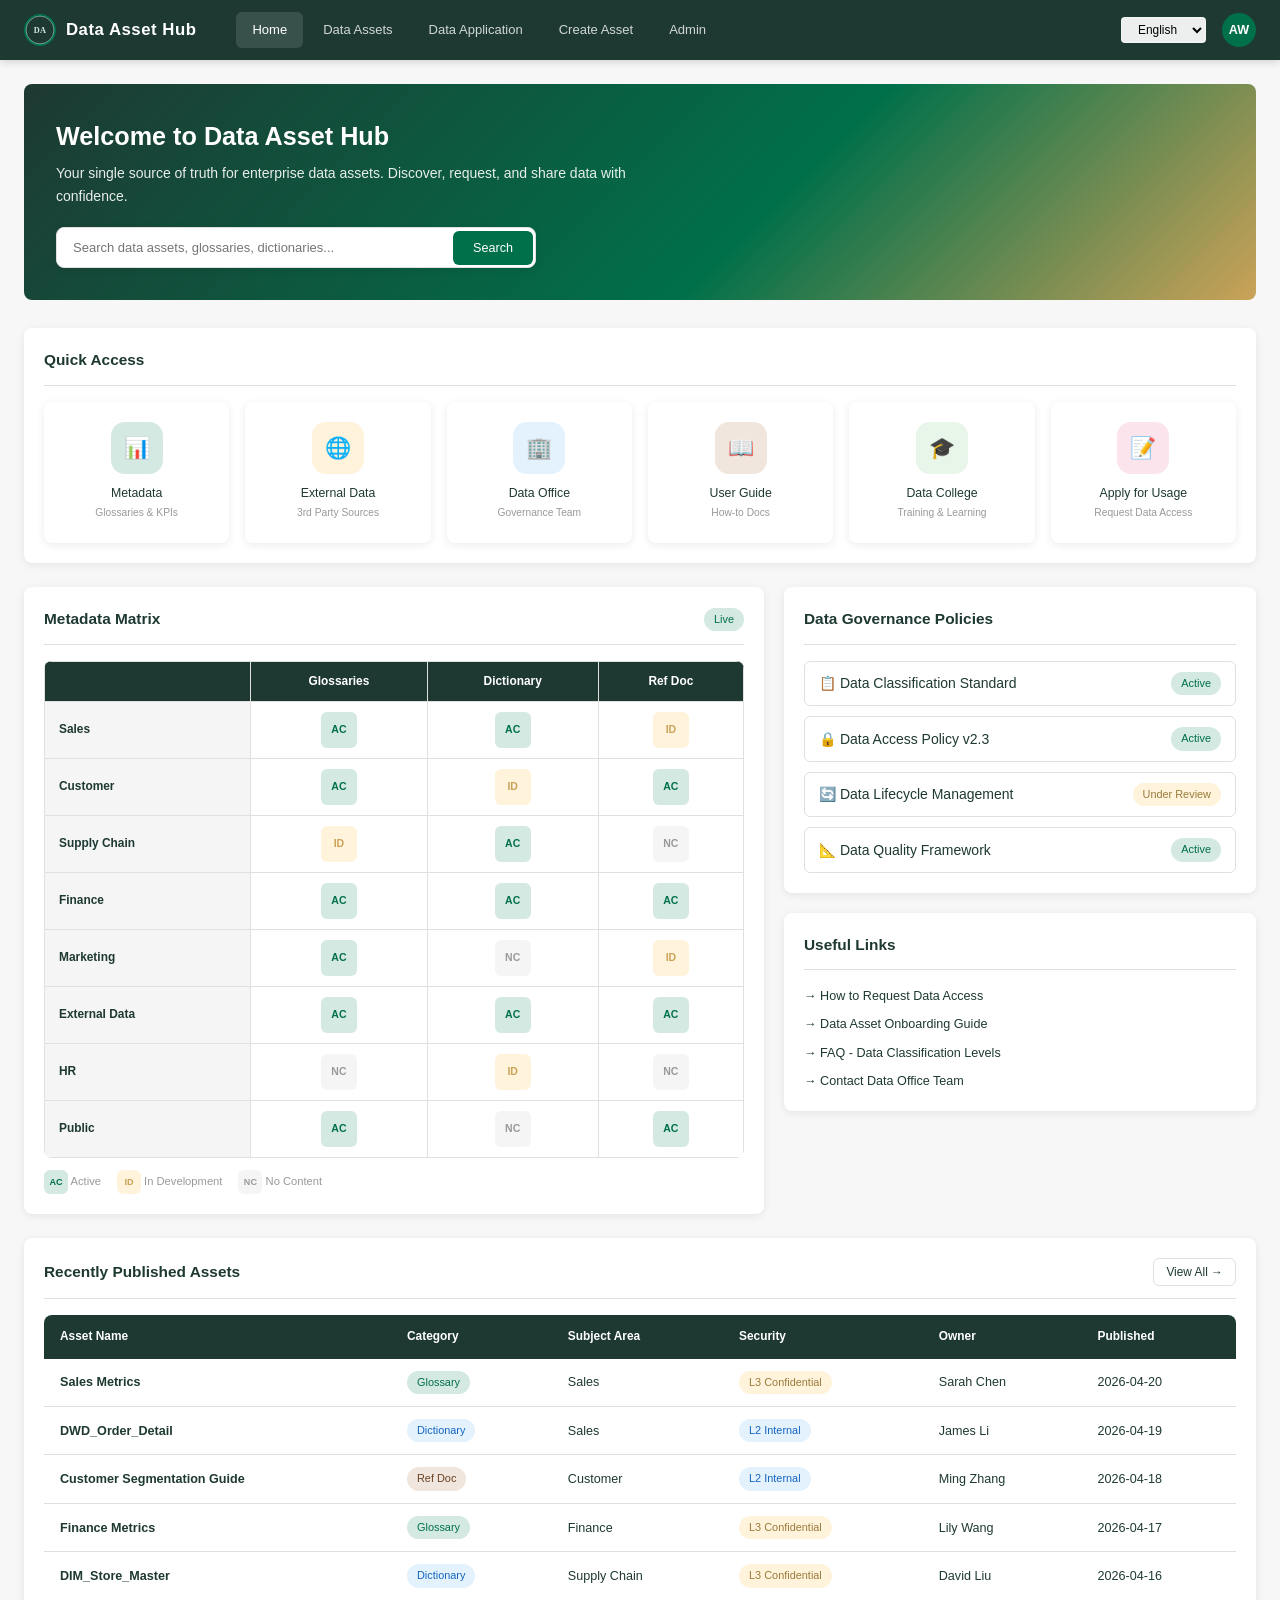
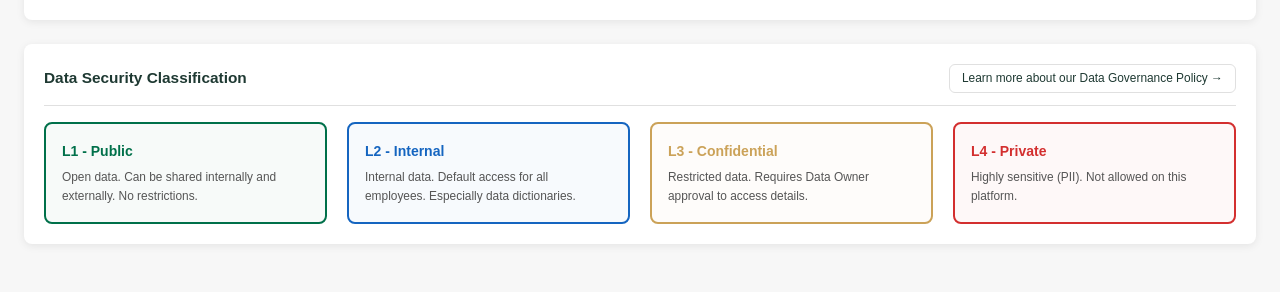
<file: index.html>
<!DOCTYPE html>
<html lang="en">
<head>
  <meta charset="UTF-8">
  <meta name="viewport" content="width=device-width, initial-scale=1.0">
  <title>Data Asset Hub - Home</title>
  <link rel="stylesheet" href="css/style.css">
</head>
<body>
  <div id="nav-placeholder"></div>

  <div class="page-wrapper">
    <div class="page-container wide">

      <!-- Hero Banner -->
      <div class="detail-hero" style="margin-bottom:28px; background: linear-gradient(135deg, #1E3932 0%, #00704A 60%, #CBA258 100%);">
        <div style="max-width:640px;">
          <h1 style="font-size:1.8rem; margin-bottom:6px;" data-i18n="hero_title">Welcome to Data Asset Hub</h1>
          <p style="opacity:0.9; font-size:1rem; margin-bottom:20px;" data-i18n="hero_subtitle">Your single source of truth for enterprise data assets. Discover, request, and share data with confidence.</p>
          <div class="search-bar" style="max-width:480px; background:#fff;">
            <input type="text" placeholder="Search data assets, glossaries, dictionaries..." data-i18n-ph="search_ph" onkeydown="if(event.key==='Enter')handleSearch(this)">
            <button data-i18n="btn_search" onclick="handleSearch(this.previousElementSibling)">Search</button>
          </div>
        </div>
      </div>

      <!-- Quick Access -->
      <div class="card mb-24">
        <div class="card-header">
          <h3 data-i18n="quick_access">Quick Access</h3>
        </div>
        <div class="feature-icon-grid" style="grid-template-columns:repeat(6,1fr);">
          <a href="shelf.html?type=glossary" class="feature-icon-card">
            <div class="fi-icon" style="background:var(--sb-light-green); color:var(--sb-green);">📊</div>
            <div class="fi-label"><span data-i18n="qa_metadata">Metadata</span><br><small style="color:var(--text-muted)" data-i18n="qa_metadata_sub">Glossaries & KPIs</small></div>
          </a>
          <a href="shelf.html?domain=external" class="feature-icon-card">
            <div class="fi-icon" style="background:#FFF3DC; color:var(--sb-gold);">🌐</div>
            <div class="fi-label"><span data-i18n="qa_external">External Data</span><br><small style="color:var(--text-muted)" data-i18n="qa_external_sub">3rd Party Sources</small></div>
          </a>
          <a href="#" class="feature-icon-card">
            <div class="fi-icon" style="background:#E3F2FD; color:#1565C0;">🏢</div>
            <div class="fi-label"><span data-i18n="qa_office">Data Office</span><br><small style="color:var(--text-muted)" data-i18n="qa_office_sub">Governance Team</small></div>
          </a>
          <a href="#" class="feature-icon-card">
            <div class="fi-icon" style="background:#F0E6DD; color:var(--sb-brown);">📖</div>
            <div class="fi-label"><span data-i18n="qa_guide">User Guide</span><br><small style="color:var(--text-muted)" data-i18n="qa_guide_sub">How-to Docs</small></div>
          </a>
          <a href="#" class="feature-icon-card">
            <div class="fi-icon" style="background:#E8F5E9; color:var(--sb-dark-green);">🎓</div>
            <div class="fi-label"><span data-i18n="qa_college">Data College</span><br><small style="color:var(--text-muted)" data-i18n="qa_college_sub">Training & Learning</small></div>
          </a>
          <a href="apply-data.html" class="feature-icon-card">
            <div class="fi-icon" style="background:#FCE4EC; color:#C62828;">📝</div>
            <div class="fi-label"><span data-i18n="qa_apply">Apply for Usage</span><br><small style="color:var(--text-muted)" data-i18n="qa_apply_sub">Request Data Access</small></div>
          </a>
        </div>
      </div>

      <!-- Two column: Matrix + Policies -->
      <div class="grid-2 mb-24">

        <!-- Metadata Platform Matrix -->
        <div class="card">
          <div class="card-header">
            <h3 data-i18n="metadata_matrix">Metadata Matrix</h3>
            <span class="tag tag-green" data-i18n="tag_live">Live</span>
          </div>
          <div class="matrix-container" style="box-shadow:none;">
            <table class="matrix-table">
              <thead>
                <tr>
                  <th></th>
                  <th data-i18n="col_glossaries">Glossaries</th>
                  <th data-i18n="col_dictionary">Dictionary</th>
                  <th data-i18n="col_ref_doc">Ref Doc</th>
                </tr>
              </thead>
              <tbody>
                <tr>
                  <th data-i18n="row_sales">Sales</th>
                  <td><span class="matrix-cell ac" onclick="location.href='shelf.html?domain=sales&type=glossary'">AC</span></td>
                  <td><span class="matrix-cell ac" onclick="location.href='shelf.html?domain=sales&type=dictionary'">AC</span></td>
                  <td><span class="matrix-cell id">ID</span></td>
                </tr>
                <tr>
                  <th data-i18n="row_customer">Customer</th>
                  <td><span class="matrix-cell ac" onclick="location.href='shelf.html?domain=customer&type=glossary'">AC</span></td>
                  <td><span class="matrix-cell id">ID</span></td>
                  <td><span class="matrix-cell ac" onclick="location.href='shelf.html?domain=customer&type=document'">AC</span></td>
                </tr>
                <tr>
                  <th data-i18n="row_supply_chain">Supply Chain</th>
                  <td><span class="matrix-cell id">ID</span></td>
                  <td><span class="matrix-cell ac" onclick="location.href='shelf.html?domain=supply&type=dictionary'">AC</span></td>
                  <td><span class="matrix-cell nc">NC</span></td>
                </tr>
                <tr>
                  <th data-i18n="row_finance">Finance</th>
                  <td><span class="matrix-cell ac" onclick="location.href='shelf.html?domain=finance&type=glossary'">AC</span></td>
                  <td><span class="matrix-cell ac" onclick="location.href='shelf.html?domain=finance&type=dictionary'">AC</span></td>
                  <td><span class="matrix-cell ac" onclick="location.href='shelf.html?domain=finance&type=document'">AC</span></td>
                </tr>
                <tr>
                  <th data-i18n="row_marketing">Marketing</th>
                  <td><span class="matrix-cell ac" onclick="location.href='shelf.html?domain=marketing&type=glossary'">AC</span></td>
                  <td><span class="matrix-cell nc">NC</span></td>
                  <td><span class="matrix-cell id">ID</span></td>
                </tr>
                <tr>
                  <th data-i18n="row_external">External Data</th>
                  <td><span class="matrix-cell ac" onclick="location.href='shelf.html?domain=external&type=glossary'">AC</span></td>
                  <td><span class="matrix-cell ac" onclick="location.href='shelf.html?domain=external&type=dictionary'">AC</span></td>
                  <td><span class="matrix-cell ac" onclick="location.href='shelf.html?domain=external&type=document'">AC</span></td>
                </tr>
                <tr>
                  <th data-i18n="row_hr">HR</th>
                  <td><span class="matrix-cell nc">NC</span></td>
                  <td><span class="matrix-cell id">ID</span></td>
                  <td><span class="matrix-cell nc">NC</span></td>
                </tr>
                <tr>
                  <th data-i18n="row_public">Public</th>
                  <td><span class="matrix-cell ac" onclick="location.href='shelf.html?domain=public&type=glossary'">AC</span></td>
                  <td><span class="matrix-cell nc">NC</span></td>
                  <td><span class="matrix-cell ac" onclick="location.href='shelf.html?domain=public&type=document'">AC</span></td>
                </tr>
              </tbody>
            </table>
          </div>
          <div style="margin-top:12px; font-size:0.8rem; color:var(--text-muted); display:flex; gap:16px;">
            <span><span class="matrix-cell ac" style="width:24px;height:24px;font-size:0.65rem;">AC</span> <span data-i18n="legend_active">Active</span></span>
            <span><span class="matrix-cell id" style="width:24px;height:24px;font-size:0.65rem;">ID</span> <span data-i18n="legend_indev">In Development</span></span>
            <span><span class="matrix-cell nc" style="width:24px;height:24px;font-size:0.65rem;">NC</span> <span data-i18n="legend_nc">No Content</span></span>
          </div>
        </div>

        <!-- Governance Policies & Useful Links -->
        <div>
          <div class="card" style="margin-bottom:20px;">
            <div class="card-header">
              <h3 data-i18n="governance_policies">Data Governance Policies</h3>
            </div>
            <div style="display:flex; flex-direction:column; gap:10px;">
              <a href="#" class="flex-between" style="padding:10px 14px; border-radius:6px; border:1px solid var(--border-color); color:var(--text-primary);">
                <span data-i18n="policy_classification">📋 Data Classification Standard</span>
                <span class="tag tag-green" data-i18n="tag_active">Active</span>
              </a>
              <a href="#" class="flex-between" style="padding:10px 14px; border-radius:6px; border:1px solid var(--border-color); color:var(--text-primary);">
                <span data-i18n="policy_access">🔒 Data Access Policy v2.3</span>
                <span class="tag tag-green" data-i18n="tag_active">Active</span>
              </a>
              <a href="#" class="flex-between" style="padding:10px 14px; border-radius:6px; border:1px solid var(--border-color); color:var(--text-primary);">
                <span data-i18n="policy_lifecycle">🔄 Data Lifecycle Management</span>
                <span class="tag tag-gold" data-i18n="tag_under_review">Under Review</span>
              </a>
              <a href="#" class="flex-between" style="padding:10px 14px; border-radius:6px; border:1px solid var(--border-color); color:var(--text-primary);">
                <span data-i18n="policy_quality">📐 Data Quality Framework</span>
                <span class="tag tag-green" data-i18n="tag_active">Active</span>
              </a>
            </div>
          </div>

          <div class="card">
            <div class="card-header">
              <h3 data-i18n="useful_links">Useful Links</h3>
            </div>
            <div style="display:flex; flex-direction:column; gap:8px;">
              <a href="#" style="display:flex; align-items:center; gap:8px; color:var(--text-primary); font-size:0.9rem;">
                <span data-i18n="link_request">→ How to Request Data Access</span>
              </a>
              <a href="#" style="display:flex; align-items:center; gap:8px; color:var(--text-primary); font-size:0.9rem;">
                <span data-i18n="link_onboard">→ Data Asset Onboarding Guide</span>
              </a>
              <a href="#" style="display:flex; align-items:center; gap:8px; color:var(--text-primary); font-size:0.9rem;">
                <span data-i18n="link_faq">→ FAQ - Data Classification Levels</span>
              </a>
              <a href="#" style="display:flex; align-items:center; gap:8px; color:var(--text-primary); font-size:0.9rem;">
                <span data-i18n="link_contact">→ Contact Data Office Team</span>
              </a>
            </div>
          </div>
        </div>
      </div>

      <!-- Recently Published Assets -->
      <div class="card mb-24">
        <div class="card-header">
          <h3 data-i18n="recently_published">Recently Published Assets</h3>
          <a href="shelf.html" class="btn btn-sm btn-secondary" data-i18n="btn_view_all">View All →</a>
        </div>
        <table class="data-table">
          <thead>
            <tr>
              <th data-i18n="th_asset_name">Asset Name</th>
              <th data-i18n="th_category">Category</th>
              <th data-i18n="th_subject_area">Subject Area</th>
              <th data-i18n="th_security">Security Level</th>
              <th data-i18n="th_owner">Owner</th>
              <th data-i18n="th_published">Published</th>
            </tr>
          </thead>
          <tbody>
            <tr style="cursor:pointer" onclick="location.href='detail-glossary.html'">
              <td><strong data-en="Sales Metrics" data-cn="销售指标">Sales Metrics</strong></td>
              <td><span class="tag tag-green">Glossary</span></td>
              <td data-i18n="row_sales">Sales</td>
              <td><span class="tag tag-l3">L3 Confidential</span></td>
              <td>Sarah Chen</td>
              <td>2026-04-20</td>
            </tr>
            <tr style="cursor:pointer" onclick="location.href='detail-dictionary.html'">
              <td><strong>DWD_Order_Detail</strong></td>
              <td><span class="tag tag-blue">Dictionary</span></td>
              <td data-i18n="row_sales">Sales</td>
              <td><span class="tag tag-l2">L2 Internal</span></td>
              <td>James Li</td>
              <td>2026-04-19</td>
            </tr>
            <tr style="cursor:pointer" onclick="location.href='detail-document.html'">
              <td><strong data-en="Customer Segmentation Guide" data-cn="客户分群指南">Customer Segmentation Guide</strong></td>
              <td><span class="tag tag-brown">Ref Doc</span></td>
              <td data-i18n="row_customer">Customer</td>
              <td><span class="tag tag-l2">L2 Internal</span></td>
              <td>Ming Zhang</td>
              <td>2026-04-18</td>
            </tr>
            <tr style="cursor:pointer" onclick="location.href='detail-glossary.html'">
              <td><strong data-en="Finance Metrics" data-cn="财务指标">Finance Metrics</strong></td>
              <td><span class="tag tag-green">Glossary</span></td>
              <td data-i18n="row_finance">Finance</td>
              <td><span class="tag tag-l3">L3 Confidential</span></td>
              <td>Lily Wang</td>
              <td>2026-04-17</td>
            </tr>
            <tr style="cursor:pointer" onclick="location.href='detail-dictionary.html'">
              <td><strong>DIM_Store_Master</strong></td>
              <td><span class="tag tag-blue">Dictionary</span></td>
              <td data-i18n="row_supply_chain">Supply Chain</td>
              <td><span class="tag tag-l3">L3 Confidential</span></td>
              <td>David Liu</td>
              <td>2026-04-16</td>
            </tr>
          </tbody>
        </table>
      </div>

      <!-- Data Security Levels Guide -->
      <div class="card mb-24">
        <div class="card-header">
          <h3 data-i18n="security_classification">Data Security Classification</h3>
          <a href="detail-policy.html" class="btn btn-sm btn-secondary" data-i18n="sec_learn_more">Learn more about our Data Governance Policy →</a>
        </div>
        <div class="grid-4">
          <div style="padding:16px; border-radius:8px; border:2px solid var(--sb-green); background:rgba(0,112,74,0.03);">
            <div style="font-weight:700; color:var(--sb-green); margin-bottom:6px;" data-i18n="l1_name">L1 - Public</div>
            <div style="font-size:0.85rem; color:var(--text-secondary);" data-i18n="l1_desc">Open data. Can be shared internally and externally. No restrictions.</div>
          </div>
          <div style="padding:16px; border-radius:8px; border:2px solid #1565C0; background:rgba(21,101,192,0.03);">
            <div style="font-weight:700; color:#1565C0; margin-bottom:6px;" data-i18n="l2_name">L2 - Internal</div>
            <div style="font-size:0.85rem; color:var(--text-secondary);" data-i18n="l2_desc">Internal data. Default access for all employees. Especially data dictionaries.</div>
          </div>
          <div style="padding:16px; border-radius:8px; border:2px solid var(--sb-gold); background:rgba(203,162,88,0.03);">
            <div style="font-weight:700; color:var(--sb-gold); margin-bottom:6px;" data-i18n="l3_name">L3 - Confidential</div>
            <div style="font-size:0.85rem; color:var(--text-secondary);" data-i18n="l3_desc">Restricted data. Requires Data Owner approval to access details.</div>
          </div>
          <div style="padding:16px; border-radius:8px; border:2px solid var(--sb-error); background:rgba(211,47,47,0.03);">
            <div style="font-weight:700; color:var(--sb-error); margin-bottom:6px;" data-i18n="l4_name">L4 - Private</div>
            <div style="font-size:0.85rem; color:var(--text-secondary);" data-i18n="l4_desc">Highly sensitive (PII). Not allowed on this platform.</div>
          </div>
        </div>
      </div>

    </div>
  </div>

  <script src="js/main.js"></script>
  <script>initNav('home');</script>
</body>
</html>
</file>
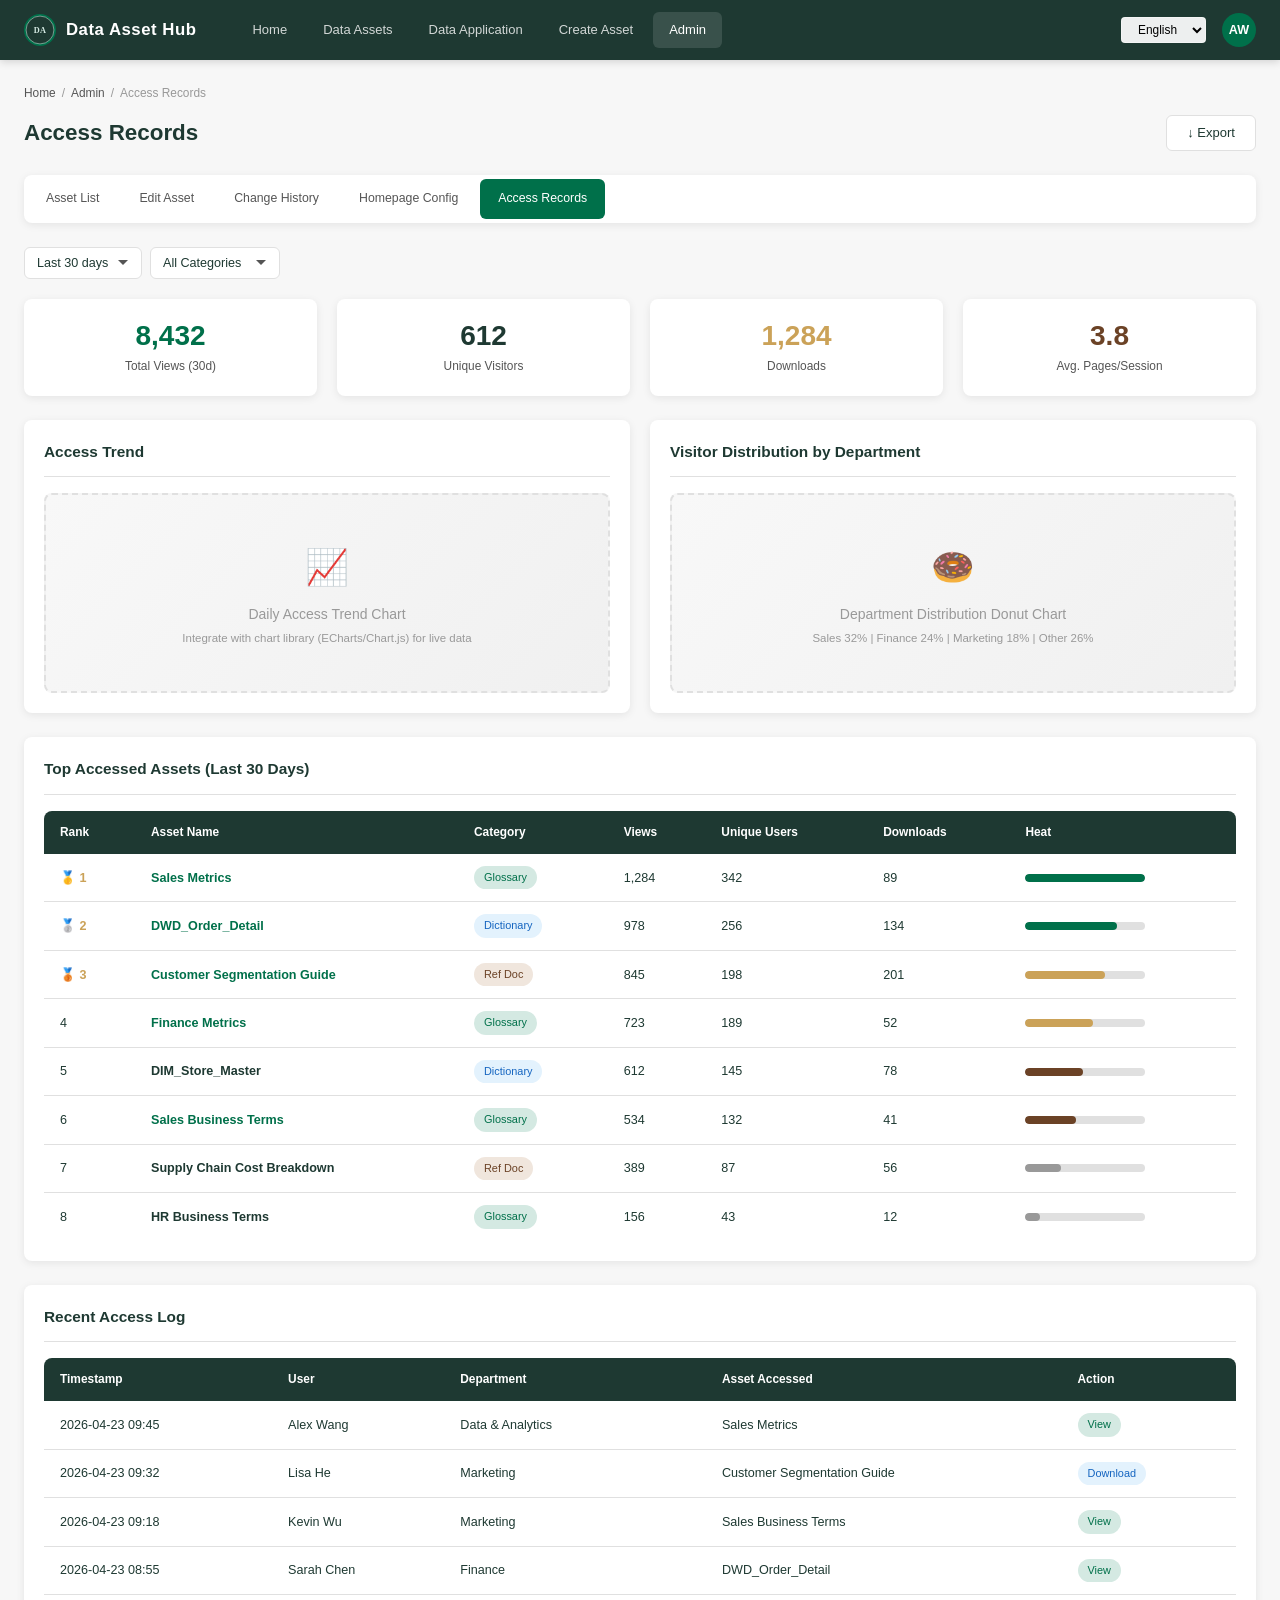
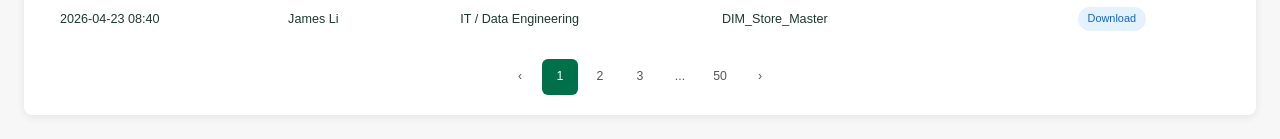
<file: admin-access.html>
<!DOCTYPE html>
<html lang="en">
<head>
  <meta charset="UTF-8">
  <meta name="viewport" content="width=device-width, initial-scale=1.0">
  <title>Data Asset Hub - Access Records</title>
  <link rel="stylesheet" href="css/style.css">
  <style>
    .admin-tabs {
      display: flex; gap: 4px; background: var(--bg-white); padding: 4px;
      border-radius: 8px; box-shadow: var(--shadow-card); margin-bottom: 24px;
    }
    .admin-tab {
      padding: 10px 18px; border-radius: 6px; cursor: pointer; font-size: 0.88rem;
      color: var(--text-secondary); transition: var(--transition); text-align: center;
    }
    .admin-tab:hover { background: var(--bg-primary); }
    .admin-tab.active { background: var(--sb-green); color: #fff; font-weight: 500; }
    .heat-bar {
      height: 8px; border-radius: 4px; background: var(--border-color);
      overflow: hidden; width: 120px;
    }
    .heat-bar-fill {
      height: 100%; border-radius: 4px;
      transition: width 0.5s ease;
    }
    .chart-placeholder {
      background: linear-gradient(135deg, #f8f8f8, #f0f0f0);
      border: 2px dashed var(--border-color);
      border-radius: 8px;
      display: flex;
      align-items: center;
      justify-content: center;
      flex-direction: column;
      color: var(--text-muted);
      padding: 40px;
      min-height: 200px;
    }
  </style>
</head>
<body>
  <div id="nav-placeholder"></div>

  <div class="page-wrapper">
    <div class="page-container wide">

      <div class="page-header">
        <div class="breadcrumb"><a href="index.html" data-i18n="breadcrumb_home">Home</a> <span>/</span> <a href="admin-list.html" data-i18n="admin_bc">Admin</a> <span>/</span> <span data-i18n="admin_tab_access">Access Records</span></div>
        <h1 data-i18n="admin_tab_access">Data Asset Access Records</h1>
        <div style="margin-left:auto;">
          <button class="btn btn-secondary" data-i18n="btn_export" onclick="showToast('Exported report')">↓ Export Report</button>
        </div>
      </div>

      <div class="admin-tabs">
        <a class="admin-tab" href="admin-list.html" data-i18n="admin_tab_list">Asset List</a>
        <a class="admin-tab" href="admin-edit.html" data-i18n="admin_tab_edit">Edit Asset</a>
        <a class="admin-tab" href="admin-history.html" data-i18n="admin_tab_history">Change History</a>
        <a class="admin-tab" href="admin-config.html" data-i18n="admin_tab_config">Homepage Config</a>
        <a class="admin-tab active" href="admin-access.html" data-i18n="admin_tab_access">Access Records</a>
      </div>

      <!-- Date Range Filter -->
      <div class="flex-between mb-20" style="flex-wrap:wrap; gap:12px;">
        <div class="flex gap-8">
          <select class="form-control" style="width:auto; padding:8px 32px 8px 12px;">
            <option>Last 7 days</option>
            <option selected>Last 30 days</option>
            <option>Last 90 days</option>
            <option>This Year</option>
          </select>
          <select class="form-control" style="width:auto; padding:8px 32px 8px 12px;">
            <option>All Categories</option>
            <option>Glossary</option>
            <option>Dictionary</option>
            <option>Reference Doc</option>
          </select>
        </div>
      </div>

      <!-- Summary Stats -->
      <div class="grid-4 mb-24">
        <div class="stat-card">
          <div class="stat-number" style="color:var(--sb-green);">8,432</div>
          <div class="stat-label">Total Views (30d)</div>
        </div>
        <div class="stat-card">
          <div class="stat-number" style="color:var(--sb-dark-green);">612</div>
          <div class="stat-label">Unique Visitors</div>
        </div>
        <div class="stat-card">
          <div class="stat-number" style="color:var(--sb-gold);">1,284</div>
          <div class="stat-label">Downloads</div>
        </div>
        <div class="stat-card">
          <div class="stat-number" style="color:var(--sb-brown);">3.8</div>
          <div class="stat-label">Avg. Pages/Session</div>
        </div>
      </div>

      <div class="grid-2 mb-24">

        <!-- Trend Chart Placeholder -->
        <div class="card">
          <div class="card-header">
            <h3>Access Trend</h3>
          </div>
          <div class="chart-placeholder">
            <div style="font-size:2.5rem; margin-bottom:8px;">📈</div>
            <div>Daily Access Trend Chart</div>
            <div style="font-size:0.82rem; margin-top:4px;">Integrate with chart library (ECharts/Chart.js) for live data</div>
          </div>
        </div>

        <!-- User Distribution -->
        <div class="card">
          <div class="card-header">
            <h3>Visitor Distribution by Department</h3>
          </div>
          <div class="chart-placeholder">
            <div style="font-size:2.5rem; margin-bottom:8px;">🍩</div>
            <div>Department Distribution Donut Chart</div>
            <div style="font-size:0.82rem; margin-top:4px;">Sales 32% | Finance 24% | Marketing 18% | Other 26%</div>
          </div>
        </div>
      </div>

      <!-- Top Accessed Assets -->
      <div class="card mb-24">
        <div class="card-header">
          <h3>Top Accessed Assets (Last 30 Days)</h3>
        </div>
        <table class="data-table">
          <thead>
            <tr>
              <th>Rank</th>
              <th>Asset Name</th>
              <th>Category</th>
              <th>Views</th>
              <th>Unique Users</th>
              <th>Downloads</th>
              <th>Heat</th>
            </tr>
          </thead>
          <tbody>
            <tr>
              <td><strong style="color:var(--sb-gold);">🥇 1</strong></td>
              <td><a href="detail-glossary.html"><strong>Sales Metrics</strong></a></td>
              <td><span class="tag tag-green">Glossary</span></td>
              <td>1,284</td>
              <td>342</td>
              <td>89</td>
              <td>
                <div class="heat-bar"><div class="heat-bar-fill" style="width:100%; background:var(--sb-green);"></div></div>
              </td>
            </tr>
            <tr>
              <td><strong style="color:var(--sb-gold);">🥈 2</strong></td>
              <td><a href="detail-dictionary.html"><strong>DWD_Order_Detail</strong></a></td>
              <td><span class="tag tag-blue">Dictionary</span></td>
              <td>978</td>
              <td>256</td>
              <td>134</td>
              <td>
                <div class="heat-bar"><div class="heat-bar-fill" style="width:76%; background:var(--sb-green);"></div></div>
              </td>
            </tr>
            <tr>
              <td><strong style="color:var(--sb-gold);">🥉 3</strong></td>
              <td><a href="detail-document.html"><strong>Customer Segmentation Guide</strong></a></td>
              <td><span class="tag tag-brown">Ref Doc</span></td>
              <td>845</td>
              <td>198</td>
              <td>201</td>
              <td>
                <div class="heat-bar"><div class="heat-bar-fill" style="width:66%; background:var(--sb-gold);"></div></div>
              </td>
            </tr>
            <tr>
              <td>4</td>
              <td><a href="detail-glossary.html"><strong>Finance Metrics</strong></a></td>
              <td><span class="tag tag-green">Glossary</span></td>
              <td>723</td>
              <td>189</td>
              <td>52</td>
              <td>
                <div class="heat-bar"><div class="heat-bar-fill" style="width:56%; background:var(--sb-gold);"></div></div>
              </td>
            </tr>
            <tr>
              <td>5</td>
              <td><strong>DIM_Store_Master</strong></td>
              <td><span class="tag tag-blue">Dictionary</span></td>
              <td>612</td>
              <td>145</td>
              <td>78</td>
              <td>
                <div class="heat-bar"><div class="heat-bar-fill" style="width:48%; background:var(--sb-brown);"></div></div>
              </td>
            </tr>
            <tr>
              <td>6</td>
              <td><a href="detail-glossary.html"><strong>Sales Business Terms</strong></a></td>
              <td><span class="tag tag-green">Glossary</span></td>
              <td>534</td>
              <td>132</td>
              <td>41</td>
              <td>
                <div class="heat-bar"><div class="heat-bar-fill" style="width:42%; background:var(--sb-brown);"></div></div>
              </td>
            </tr>
            <tr>
              <td>7</td>
              <td><strong>Supply Chain Cost Breakdown</strong></td>
              <td><span class="tag tag-brown">Ref Doc</span></td>
              <td>389</td>
              <td>87</td>
              <td>56</td>
              <td>
                <div class="heat-bar"><div class="heat-bar-fill" style="width:30%; background:var(--text-muted);"></div></div>
              </td>
            </tr>
            <tr>
              <td>8</td>
              <td><strong>HR Business Terms</strong></td>
              <td><span class="tag tag-green">Glossary</span></td>
              <td>156</td>
              <td>43</td>
              <td>12</td>
              <td>
                <div class="heat-bar"><div class="heat-bar-fill" style="width:12%; background:var(--text-muted);"></div></div>
              </td>
            </tr>
          </tbody>
        </table>
      </div>

      <!-- Recent Access Log -->
      <div class="card">
        <div class="card-header">
          <h3>Recent Access Log</h3>
        </div>
        <table class="data-table">
          <thead>
            <tr>
              <th>Timestamp</th>
              <th>User</th>
              <th>Department</th>
              <th>Asset Accessed</th>
              <th>Action</th>
            </tr>
          </thead>
          <tbody>
            <tr>
              <td style="white-space:nowrap;">2026-04-23 09:45</td>
              <td>Alex Wang</td>
              <td>Data & Analytics</td>
              <td>Sales Metrics</td>
              <td><span class="tag tag-green">View</span></td>
            </tr>
            <tr>
              <td style="white-space:nowrap;">2026-04-23 09:32</td>
              <td>Lisa He</td>
              <td>Marketing</td>
              <td>Customer Segmentation Guide</td>
              <td><span class="tag tag-blue">Download</span></td>
            </tr>
            <tr>
              <td style="white-space:nowrap;">2026-04-23 09:18</td>
              <td>Kevin Wu</td>
              <td>Marketing</td>
              <td>Sales Business Terms</td>
              <td><span class="tag tag-green">View</span></td>
            </tr>
            <tr>
              <td style="white-space:nowrap;">2026-04-23 08:55</td>
              <td>Sarah Chen</td>
              <td>Finance</td>
              <td>DWD_Order_Detail</td>
              <td><span class="tag tag-green">View</span></td>
            </tr>
            <tr>
              <td style="white-space:nowrap;">2026-04-23 08:40</td>
              <td>James Li</td>
              <td>IT / Data Engineering</td>
              <td>DIM_Store_Master</td>
              <td><span class="tag tag-blue">Download</span></td>
            </tr>
          </tbody>
        </table>
        <div class="pagination" style="margin-top:16px;">
          <a href="#">‹</a>
          <span class="active">1</span>
          <a href="#">2</a>
          <a href="#">3</a>
          <span>...</span>
          <a href="#">50</a>
          <a href="#">›</a>
        </div>
      </div>

    </div>
  </div>

  <script src="js/main.js"></script>
  <script>initNav('admin');</script>
</body>
</html>
</file>
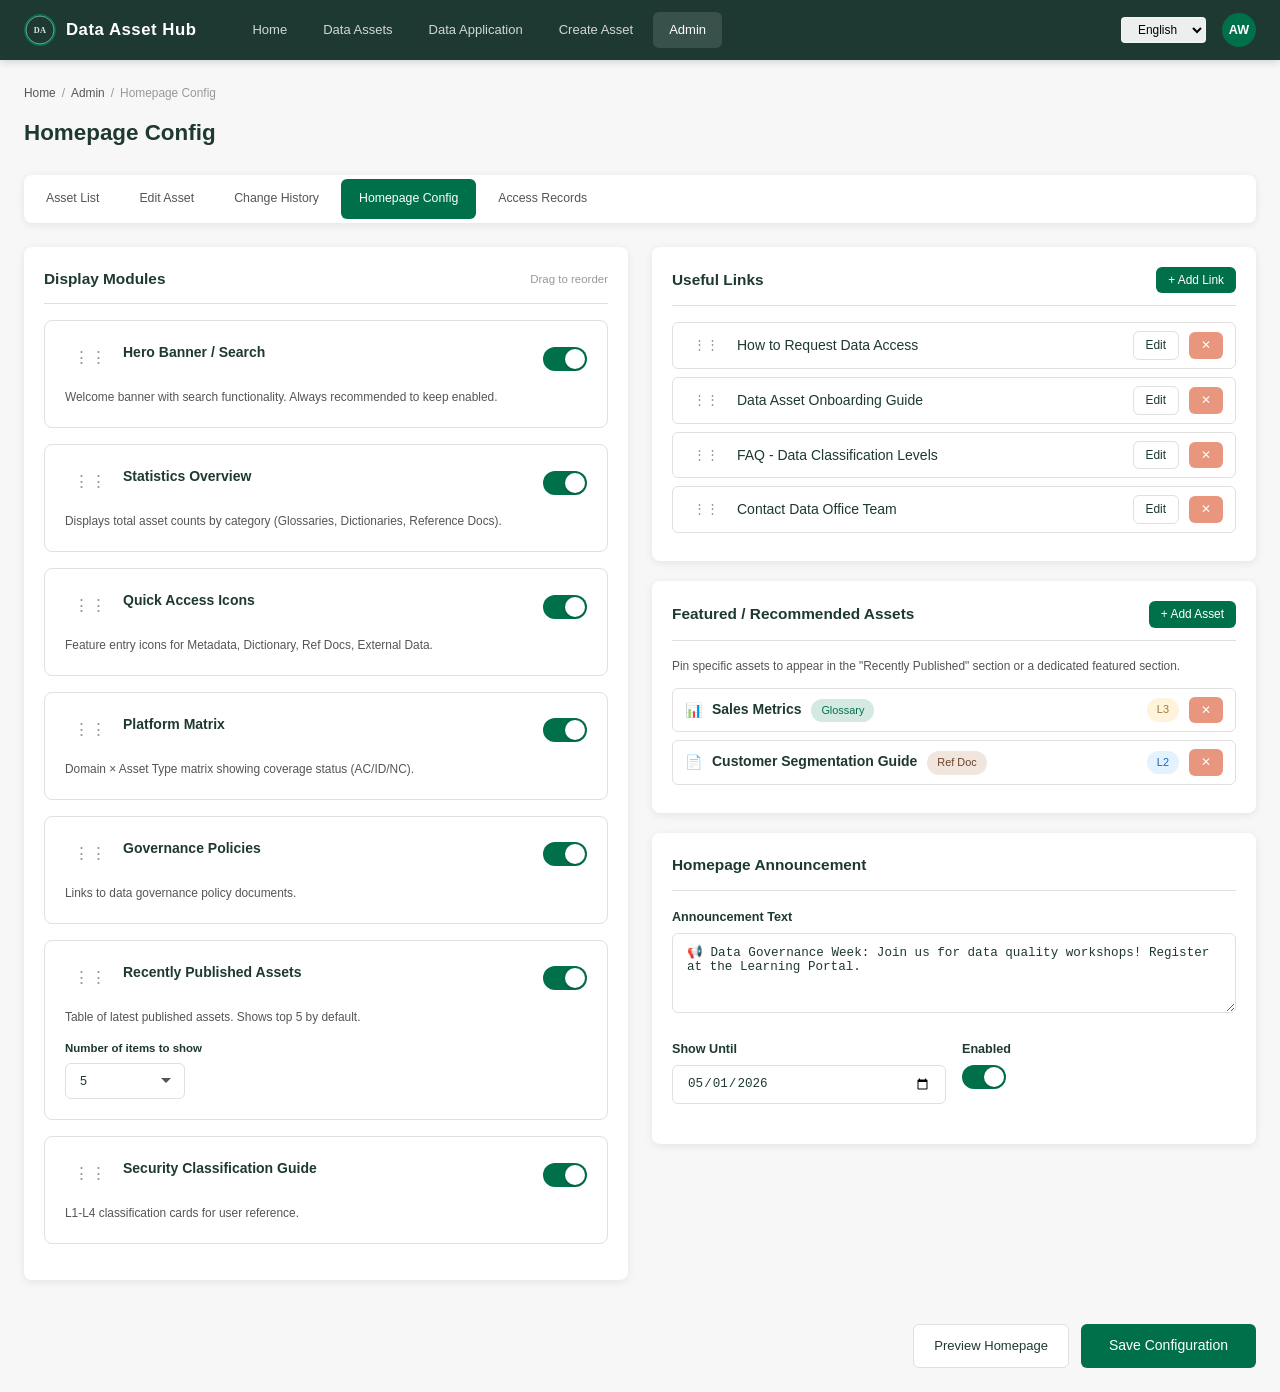
<file: admin-config.html>
<!DOCTYPE html>
<html lang="en">
<head>
  <meta charset="UTF-8">
  <meta name="viewport" content="width=device-width, initial-scale=1.0">
  <title>Data Asset Hub - Homepage Config</title>
  <link rel="stylesheet" href="css/style.css">
  <style>
    .admin-tabs {
      display: flex; gap: 4px; background: var(--bg-white); padding: 4px;
      border-radius: 8px; box-shadow: var(--shadow-card); margin-bottom: 24px;
    }
    .admin-tab {
      padding: 10px 18px; border-radius: 6px; cursor: pointer; font-size: 0.88rem;
      color: var(--text-secondary); transition: var(--transition); text-align: center;
    }
    .admin-tab:hover { background: var(--bg-primary); }
    .admin-tab.active { background: var(--sb-green); color: #fff; font-weight: 500; }
    .config-block {
      border: 1px solid var(--border-color);
      border-radius: var(--border-radius);
      padding: 20px;
      margin-bottom: 16px;
      background: var(--bg-white);
      transition: var(--transition);
    }
    .config-block:hover {
      border-color: var(--sb-green);
    }
    .config-block-header {
      display: flex;
      align-items: center;
      justify-content: space-between;
      margin-bottom: 12px;
    }
    .drag-handle {
      cursor: grab;
      color: var(--text-muted);
      font-size: 1.2rem;
      padding: 4px 8px;
    }
    .toggle-switch {
      position: relative;
      width: 44px; height: 24px;
      background: var(--border-color);
      border-radius: 12px;
      cursor: pointer;
      transition: var(--transition);
    }
    .toggle-switch.on { background: var(--sb-green); }
    .toggle-switch::after {
      content: '';
      position: absolute;
      width: 20px; height: 20px;
      border-radius: 50%;
      background: #fff;
      top: 2px; left: 2px;
      transition: var(--transition);
      box-shadow: 0 1px 3px rgba(0,0,0,0.2);
    }
    .toggle-switch.on::after { left: 22px; }
    .link-item {
      display: flex;
      align-items: center;
      gap: 10px;
      padding: 8px 12px;
      border: 1px solid var(--border-color);
      border-radius: 6px;
      margin-bottom: 8px;
    }
  </style>
</head>
<body>
  <div id="nav-placeholder"></div>

  <div class="page-wrapper">
    <div class="page-container">

      <div class="page-header">
        <div class="breadcrumb"><a href="index.html" data-i18n="breadcrumb_home">Home</a> <span>/</span> <a href="admin-list.html" data-i18n="admin_bc">Admin</a> <span>/</span> <span data-i18n="admin_tab_config">Homepage Config</span></div>
        <h1 data-i18n="admin_tab_config">Homepage Content Configuration</h1>
      </div>

      <div class="admin-tabs">
        <a class="admin-tab" href="admin-list.html" data-i18n="admin_tab_list">Asset List</a>
        <a class="admin-tab" href="admin-edit.html" data-i18n="admin_tab_edit">Edit Asset</a>
        <a class="admin-tab" href="admin-history.html" data-i18n="admin_tab_history">Change History</a>
        <a class="admin-tab active" href="admin-config.html" data-i18n="admin_tab_config">Homepage Config</a>
        <a class="admin-tab" href="admin-access.html" data-i18n="admin_tab_access">Access Records</a>
      </div>

      <div class="grid-2" style="gap:24px;">

        <!-- Left: Module Configuration -->
        <div>
          <div class="card mb-20">
            <div class="card-header">
              <h3>Display Modules</h3>
              <span style="font-size:0.82rem; color:var(--text-muted);">Drag to reorder</span>
            </div>

            <div class="config-block">
              <div class="config-block-header">
                <div class="flex gap-8">
                  <span class="drag-handle">⋮⋮</span>
                  <strong>Hero Banner / Search</strong>
                </div>
                <div class="toggle-switch on" onclick="this.classList.toggle('on')"></div>
              </div>
              <div style="font-size:0.85rem; color:var(--text-secondary);">Welcome banner with search functionality. Always recommended to keep enabled.</div>
            </div>

            <div class="config-block">
              <div class="config-block-header">
                <div class="flex gap-8">
                  <span class="drag-handle">⋮⋮</span>
                  <strong>Statistics Overview</strong>
                </div>
                <div class="toggle-switch on" onclick="this.classList.toggle('on')"></div>
              </div>
              <div style="font-size:0.85rem; color:var(--text-secondary);">Displays total asset counts by category (Glossaries, Dictionaries, Reference Docs).</div>
            </div>

            <div class="config-block">
              <div class="config-block-header">
                <div class="flex gap-8">
                  <span class="drag-handle">⋮⋮</span>
                  <strong>Quick Access Icons</strong>
                </div>
                <div class="toggle-switch on" onclick="this.classList.toggle('on')"></div>
              </div>
              <div style="font-size:0.85rem; color:var(--text-secondary);">Feature entry icons for Metadata, Dictionary, Ref Docs, External Data.</div>
            </div>

            <div class="config-block">
              <div class="config-block-header">
                <div class="flex gap-8">
                  <span class="drag-handle">⋮⋮</span>
                  <strong>Platform Matrix</strong>
                </div>
                <div class="toggle-switch on" onclick="this.classList.toggle('on')"></div>
              </div>
              <div style="font-size:0.85rem; color:var(--text-secondary);">Domain × Asset Type matrix showing coverage status (AC/ID/NC).</div>
            </div>

            <div class="config-block">
              <div class="config-block-header">
                <div class="flex gap-8">
                  <span class="drag-handle">⋮⋮</span>
                  <strong>Governance Policies</strong>
                </div>
                <div class="toggle-switch on" onclick="this.classList.toggle('on')"></div>
              </div>
              <div style="font-size:0.85rem; color:var(--text-secondary);">Links to data governance policy documents.</div>
            </div>

            <div class="config-block">
              <div class="config-block-header">
                <div class="flex gap-8">
                  <span class="drag-handle">⋮⋮</span>
                  <strong>Recently Published Assets</strong>
                </div>
                <div class="toggle-switch on" onclick="this.classList.toggle('on')"></div>
              </div>
              <div style="font-size:0.85rem; color:var(--text-secondary);">Table of latest published assets. Shows top 5 by default.</div>
              <div class="form-group" style="margin-top:12px; margin-bottom:0;">
                <label style="font-size:0.82rem;">Number of items to show</label>
                <select class="form-control" style="width:120px;">
                  <option>5</option>
                  <option>10</option>
                  <option>15</option>
                </select>
              </div>
            </div>

            <div class="config-block">
              <div class="config-block-header">
                <div class="flex gap-8">
                  <span class="drag-handle">⋮⋮</span>
                  <strong>Security Classification Guide</strong>
                </div>
                <div class="toggle-switch on" onclick="this.classList.toggle('on')"></div>
              </div>
              <div style="font-size:0.85rem; color:var(--text-secondary);">L1-L4 classification cards for user reference.</div>
            </div>
          </div>
        </div>

        <!-- Right: Useful Links & Recommended Content -->
        <div>

          <!-- Useful Links -->
          <div class="card mb-20">
            <div class="card-header">
              <h3>Useful Links</h3>
              <button class="btn btn-sm btn-primary" onclick="showToast('Add new link')">+ Add Link</button>
            </div>
            <div class="link-item">
              <span class="drag-handle" style="font-size:0.9rem;">⋮⋮</span>
              <span style="flex:1;">How to Request Data Access</span>
              <button class="btn btn-sm btn-secondary">Edit</button>
              <button class="btn btn-sm btn-cancel" onclick="showToast('Link removed')">✕</button>
            </div>
            <div class="link-item">
              <span class="drag-handle" style="font-size:0.9rem;">⋮⋮</span>
              <span style="flex:1;">Data Asset Onboarding Guide</span>
              <button class="btn btn-sm btn-secondary">Edit</button>
              <button class="btn btn-sm btn-cancel" onclick="showToast('Link removed')">✕</button>
            </div>
            <div class="link-item">
              <span class="drag-handle" style="font-size:0.9rem;">⋮⋮</span>
              <span style="flex:1;">FAQ - Data Classification Levels</span>
              <button class="btn btn-sm btn-secondary">Edit</button>
              <button class="btn btn-sm btn-cancel" onclick="showToast('Link removed')">✕</button>
            </div>
            <div class="link-item">
              <span class="drag-handle" style="font-size:0.9rem;">⋮⋮</span>
              <span style="flex:1;">Contact Data Office Team</span>
              <button class="btn btn-sm btn-secondary">Edit</button>
              <button class="btn btn-sm btn-cancel" onclick="showToast('Link removed')">✕</button>
            </div>
          </div>

          <!-- Recommended / Featured Assets -->
          <div class="card mb-20">
            <div class="card-header">
              <h3>Featured / Recommended Assets</h3>
              <button class="btn btn-sm btn-primary" onclick="showToast('Add featured asset')">+ Add Asset</button>
            </div>
            <div style="font-size:0.85rem; color:var(--text-secondary); margin-bottom:12px;">
              Pin specific assets to appear in the "Recently Published" section or a dedicated featured section.
            </div>
            <div class="link-item">
              <span>📊</span>
              <span style="flex:1;"><strong>Sales Metrics</strong> <span class="tag tag-green" style="margin-left:6px;">Glossary</span></span>
              <span class="tag tag-l3">L3</span>
              <button class="btn btn-sm btn-cancel" onclick="showToast('Removed from featured')">✕</button>
            </div>
            <div class="link-item">
              <span>📄</span>
              <span style="flex:1;"><strong>Customer Segmentation Guide</strong> <span class="tag tag-brown" style="margin-left:6px;">Ref Doc</span></span>
              <span class="tag tag-l2">L2</span>
              <button class="btn btn-sm btn-cancel" onclick="showToast('Removed from featured')">✕</button>
            </div>
          </div>

          <!-- Announcement -->
          <div class="card">
            <div class="card-header">
              <h3>Homepage Announcement</h3>
            </div>
            <div class="form-group">
              <label>Announcement Text</label>
              <textarea class="form-control" rows="3" placeholder="Enter an announcement to display on the homepage banner...">📢 Data Governance Week: Join us for data quality workshops! Register at the Learning Portal.</textarea>
            </div>
            <div class="form-row">
              <div class="form-group">
                <label>Show Until</label>
                <input type="date" class="form-control" value="2026-05-01">
              </div>
              <div class="form-group">
                <label>Enabled</label>
                <div class="toggle-switch on" onclick="this.classList.toggle('on')" style="margin-top:6px;"></div>
              </div>
            </div>
          </div>

        </div>
      </div>

      <div style="display:flex; gap:12px; justify-content:flex-end; margin-top:24px;">
        <button class="btn btn-secondary" onclick="showToast('Preview opened')">Preview Homepage</button>
        <button class="btn btn-primary btn-lg" onclick="showToast('Homepage configuration saved!')">Save Configuration</button>
      </div>

    </div>
  </div>

  <script src="js/main.js"></script>
  <script>initNav('admin');</script>
</body>
</html>
</file>
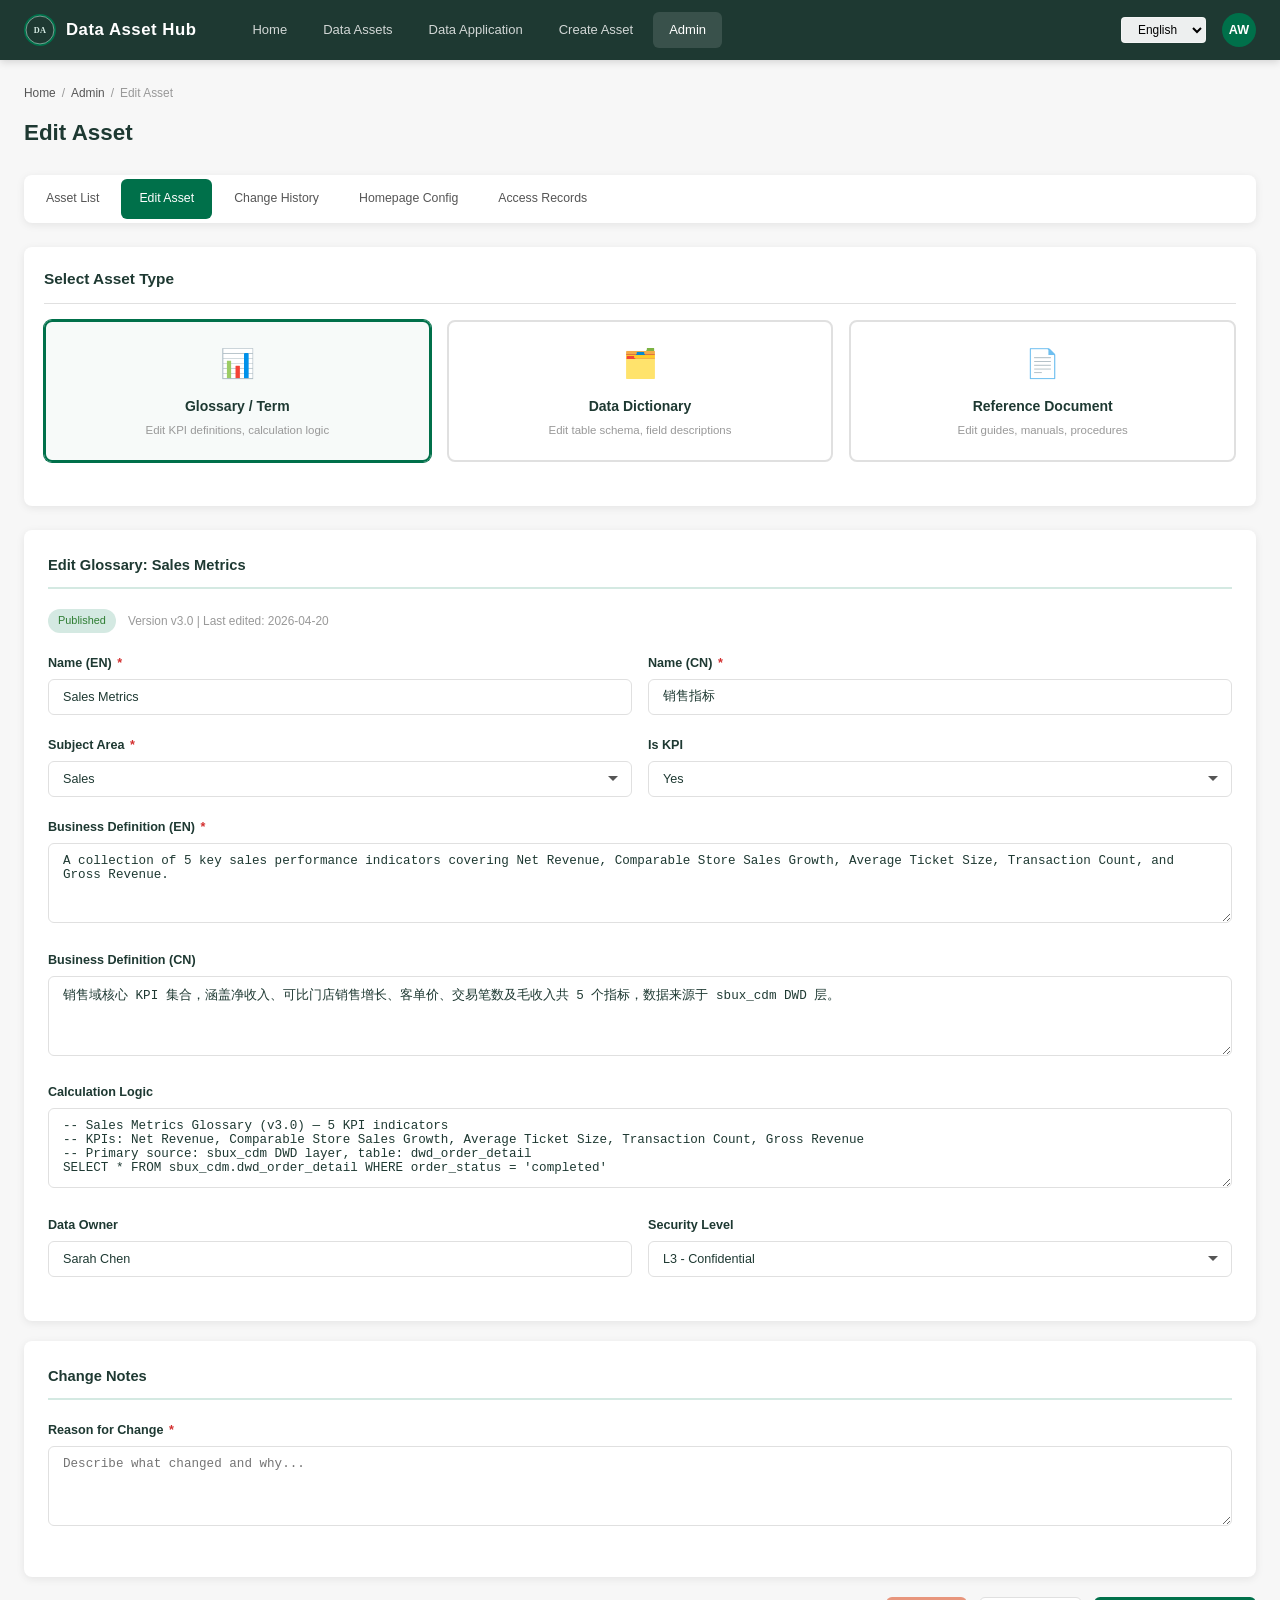
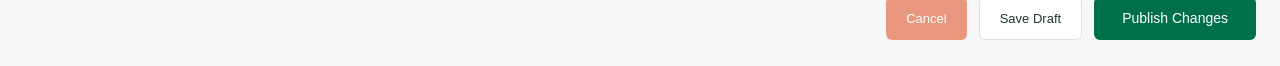
<file: admin-edit.html>
<!DOCTYPE html>
<html lang="en">
<head>
  <meta charset="UTF-8">
  <meta name="viewport" content="width=device-width, initial-scale=1.0">
  <title>Data Asset Hub - Edit Asset</title>
  <link rel="stylesheet" href="css/style.css">
  <style>
    .admin-tabs {
      display: flex; gap: 4px; background: var(--bg-white); padding: 4px;
      border-radius: 8px; box-shadow: var(--shadow-card); margin-bottom: 24px;
    }
    .admin-tab {
      padding: 10px 18px; border-radius: 6px; cursor: pointer; font-size: 0.88rem;
      color: var(--text-secondary); transition: var(--transition); text-align: center;
    }
    .admin-tab:hover { background: var(--bg-primary); }
    .admin-tab.active { background: var(--sb-green); color: #fff; font-weight: 500; }
    .edit-type-selector {
      display: flex; gap: 16px; margin-bottom: 24px;
    }
    .edit-type-card {
      flex: 1; padding: 20px; border: 2px solid var(--border-color);
      border-radius: var(--border-radius); cursor: pointer; text-align: center;
      transition: var(--transition);
    }
    .edit-type-card:hover, .edit-type-card.selected {
      border-color: var(--sb-green); background: rgba(0,112,74,0.03);
    }
    .edit-type-card.selected { box-shadow: 0 0 0 1px var(--sb-green); }
  </style>
</head>
<body>
  <div id="nav-placeholder"></div>

  <div class="page-wrapper">
    <div class="page-container">

      <div class="page-header">
        <div class="breadcrumb"><a href="index.html" data-i18n="breadcrumb_home">Home</a> <span>/</span> <a href="admin-list.html" data-i18n="admin_bc">Admin</a> <span>/</span> <span data-i18n="admin_tab_edit">Edit Asset</span></div>
        <h1 data-i18n="admin_tab_edit">Edit Data Asset</h1>
      </div>

      <div class="admin-tabs">
        <a class="admin-tab" href="admin-list.html" data-i18n="admin_tab_list">Asset List</a>
        <a class="admin-tab active" href="admin-edit.html" data-i18n="admin_tab_edit">Edit Asset</a>
        <a class="admin-tab" href="admin-history.html" data-i18n="admin_tab_history">Change History</a>
        <a class="admin-tab" href="admin-config.html" data-i18n="admin_tab_config">Homepage Config</a>
        <a class="admin-tab" href="admin-access.html" data-i18n="admin_tab_access">Access Records</a>
      </div>

      <!-- Select Asset Type to Edit -->
      <div class="card mb-24">
        <div class="card-header">
          <h3>Select Asset Type</h3>
        </div>
        <div class="edit-type-selector">
          <div class="edit-type-card selected" onclick="selectEditType('glossary', this)">
            <div style="font-size:2rem; margin-bottom:8px;">📊</div>
            <div style="font-weight:600; color:var(--sb-dark-green);">Glossary / Term</div>
            <div style="font-size:0.82rem; color:var(--text-muted); margin-top:4px;">Edit KPI definitions, calculation logic</div>
          </div>
          <div class="edit-type-card" onclick="selectEditType('dictionary', this)">
            <div style="font-size:2rem; margin-bottom:8px;">🗂️</div>
            <div style="font-weight:600; color:var(--sb-dark-green);">Data Dictionary</div>
            <div style="font-size:0.82rem; color:var(--text-muted); margin-top:4px;">Edit table schema, field descriptions</div>
          </div>
          <div class="edit-type-card" onclick="selectEditType('document', this)">
            <div style="font-size:2rem; margin-bottom:8px;">📄</div>
            <div style="font-weight:600; color:var(--sb-dark-green);">Reference Document</div>
            <div style="font-size:0.82rem; color:var(--text-muted); margin-top:4px;">Edit guides, manuals, procedures</div>
          </div>
        </div>
      </div>

      <!-- Glossary Edit Form -->
      <div id="form-glossary">
        <form onsubmit="return handleSubmit('Asset Updated')">
          <div class="form-section">
            <h3>Edit Glossary: Sales Metrics</h3>
            <div style="display:flex; align-items:center; gap:12px; margin-bottom:20px;">
              <span class="tag status-approved">Published</span>
              <span style="font-size:0.85rem; color:var(--text-muted);">Version v3.0 | Last edited: 2026-04-20</span>
            </div>
            <div class="form-row">
              <div class="form-group">
                <label>Name (EN) <span class="required">*</span></label>
                <input type="text" class="form-control" value="Sales Metrics">
              </div>
              <div class="form-group">
                <label>Name (CN) <span class="required">*</span></label>
                <input type="text" class="form-control" value="销售指标">
              </div>
            </div>
            <div class="form-row">
              <div class="form-group">
                <label>Subject Area <span class="required">*</span></label>
                <select class="form-control">
                  <option selected>Sales</option>
                  <option>Customer</option>
                  <option>Finance</option>
                  <option>Supply Chain</option>
                </select>
              </div>
              <div class="form-group">
                <label>Is KPI</label>
                <select class="form-control">
                  <option selected>Yes</option>
                  <option>No</option>
                </select>
              </div>
            </div>
            <div class="form-group">
              <label>Business Definition (EN) <span class="required">*</span></label>
              <textarea class="form-control" rows="3">A collection of 5 key sales performance indicators covering Net Revenue, Comparable Store Sales Growth, Average Ticket Size, Transaction Count, and Gross Revenue.</textarea>
            </div>
            <div class="form-group">
              <label>Business Definition (CN)</label>
              <textarea class="form-control" rows="3">销售域核心 KPI 集合，涵盖净收入、可比门店销售增长、客单价、交易笔数及毛收入共 5 个指标，数据来源于 sbux_cdm DWD 层。</textarea>
            </div>
            <div class="form-group">
              <label>Calculation Logic</label>
              <textarea class="form-control" rows="4" style="font-family:monospace;">-- Sales Metrics Glossary (v3.0) — 5 KPI indicators
-- KPIs: Net Revenue, Comparable Store Sales Growth, Average Ticket Size, Transaction Count, Gross Revenue
-- Primary source: sbux_cdm DWD layer, table: dwd_order_detail
SELECT * FROM sbux_cdm.dwd_order_detail WHERE order_status = 'completed'</textarea>
            </div>
            <div class="form-row">
              <div class="form-group">
                <label>Data Owner</label>
                <input type="text" class="form-control" value="Sarah Chen">
              </div>
              <div class="form-group">
                <label>Security Level</label>
                <select class="form-control">
                  <option>L1 - Public</option>
                  <option>L2 - Internal</option>
                  <option selected>L3 - Confidential</option>
                </select>
              </div>
            </div>
          </div>

          <div class="form-section">
            <h3>Change Notes</h3>
            <div class="form-group">
              <label>Reason for Change <span class="required">*</span></label>
              <textarea class="form-control" rows="2" placeholder="Describe what changed and why..."></textarea>
            </div>
          </div>

          <div style="display:flex; gap:12px; justify-content:flex-end;">
            <button type="button" class="btn btn-cancel" onclick="history.back()">Cancel</button>
            <button type="button" class="btn btn-secondary" onclick="showToast('Saved as draft')">Save Draft</button>
            <button type="submit" class="btn btn-primary btn-lg">Publish Changes</button>
          </div>
        </form>
      </div>

    </div>
  </div>

  <script src="js/main.js"></script>
  <script>
    initNav('admin');

    function selectEditType(type, el) {
      document.querySelectorAll('.edit-type-card').forEach(c => c.classList.remove('selected'));
      el.classList.add('selected');
    }
  </script>
</body>
</html>
</file>
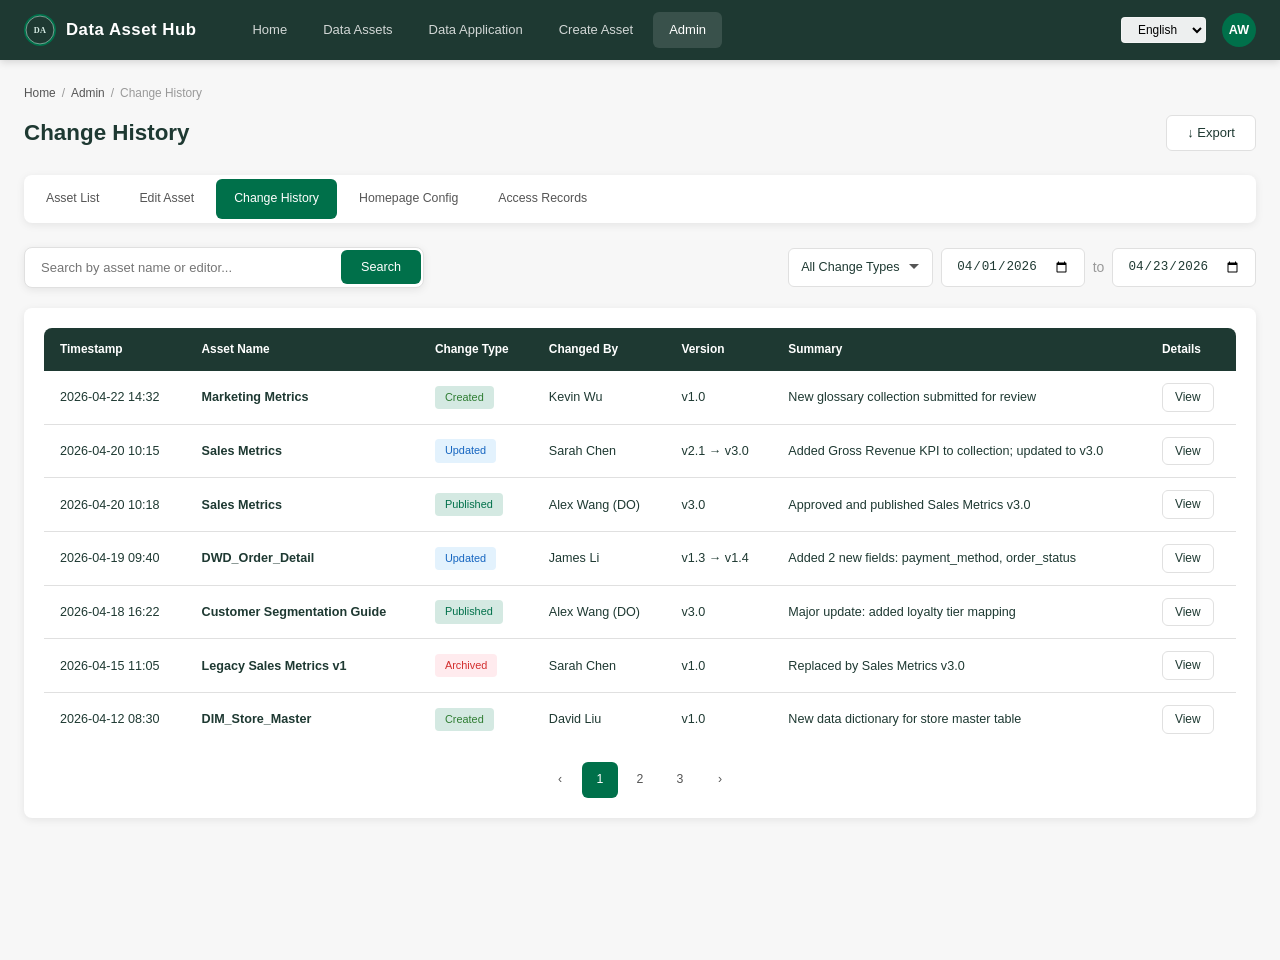
<file: admin-history.html>
<!DOCTYPE html>
<html lang="en">
<head>
  <meta charset="UTF-8">
  <meta name="viewport" content="width=device-width, initial-scale=1.0">
  <title>Data Asset Hub - Change History</title>
  <link rel="stylesheet" href="css/style.css">
  <style>
    .admin-tabs {
      display: flex; gap: 4px; background: var(--bg-white); padding: 4px;
      border-radius: 8px; box-shadow: var(--shadow-card); margin-bottom: 24px;
    }
    .admin-tab {
      padding: 10px 18px; border-radius: 6px; cursor: pointer; font-size: 0.88rem;
      color: var(--text-secondary); transition: var(--transition); text-align: center;
    }
    .admin-tab:hover { background: var(--bg-primary); }
    .admin-tab.active { background: var(--sb-green); color: #fff; font-weight: 500; }
    .change-type {
      display: inline-flex; align-items: center; padding: 3px 10px;
      border-radius: 4px; font-size: 0.78rem; font-weight: 500;
    }
    .change-type.created { background: var(--sb-light-green); color: var(--sb-success); }
    .change-type.updated { background: #E3F2FD; color: #1565C0; }
    .change-type.published { background: var(--sb-light-green); color: var(--sb-green); }
    .change-type.archived { background: #FFEBEE; color: var(--sb-error); }
    .change-type.restored { background: #FFF3DC; color: var(--sb-gold); }
    .diff-block {
      background: var(--bg-primary); border-radius: 6px; padding: 12px 16px;
      font-size: 0.85rem; margin-top: 8px;
    }
    .diff-old { color: var(--sb-error); text-decoration: line-through; }
    .diff-new { color: var(--sb-success); font-weight: 500; }
  </style>
</head>
<body>
  <div id="nav-placeholder"></div>

  <div class="page-wrapper">
    <div class="page-container wide">

      <div class="page-header">
        <div class="breadcrumb"><a href="index.html" data-i18n="breadcrumb_home">Home</a> <span>/</span> <a href="admin-list.html" data-i18n="admin_bc">Admin</a> <span>/</span> <span data-i18n="admin_tab_history">Change History</span></div>
        <h1 data-i18n="admin_tab_history">Asset Change History</h1>
        <div style="margin-left:auto;">
          <button class="btn btn-secondary" data-i18n="btn_export" onclick="showToast('Exported audit log')">↓ Export Log</button>
        </div>
      </div>

      <div class="admin-tabs">
        <a class="admin-tab" href="admin-list.html" data-i18n="admin_tab_list">Asset List</a>
        <a class="admin-tab" href="admin-edit.html" data-i18n="admin_tab_edit">Edit Asset</a>
        <a class="admin-tab active" href="admin-history.html" data-i18n="admin_tab_history">Change History</a>
        <a class="admin-tab" href="admin-config.html" data-i18n="admin_tab_config">Homepage Config</a>
        <a class="admin-tab" href="admin-access.html" data-i18n="admin_tab_access">Access Records</a>
      </div>

      <!-- Filters -->
      <div class="flex-between mb-20" style="flex-wrap:wrap; gap:12px;">
        <div class="search-bar" style="flex:1; max-width:400px;">
          <input type="text" placeholder="Search by asset name or editor..." onkeydown="if(event.key==='Enter')handleSearch(this)">
          <button onclick="handleSearch(this.previousElementSibling)">Search</button>
        </div>
        <div class="flex gap-8">
          <select class="form-control" style="width:auto; padding:8px 32px 8px 12px;">
            <option>All Change Types</option>
            <option>Created</option>
            <option>Updated</option>
            <option>Published</option>
            <option>Archived</option>
          </select>
          <input type="date" class="form-control" style="width:auto;" value="2026-04-01">
          <span style="align-self:center; color:var(--text-muted);">to</span>
          <input type="date" class="form-control" style="width:auto;" value="2026-04-23">
        </div>
      </div>

      <!-- Change History Timeline -->
      <div class="card">
        <div style="overflow-x:auto;">
          <table class="data-table">
            <thead>
              <tr>
                <th>Timestamp</th>
                <th>Asset Name</th>
                <th>Change Type</th>
                <th>Changed By</th>
                <th>Version</th>
                <th>Summary</th>
                <th>Details</th>
              </tr>
            </thead>
            <tbody>
              <tr>
                <td style="white-space:nowrap;">2026-04-22 14:32</td>
                <td><strong>Marketing Metrics</strong></td>
                <td><span class="change-type created">Created</span></td>
                <td>Kevin Wu</td>
                <td>v1.0</td>
                <td>New glossary collection submitted for review</td>
                <td><button class="btn btn-sm btn-secondary" onclick="openModal('modal-detail')">View</button></td>
              </tr>
              <tr>
                <td style="white-space:nowrap;">2026-04-20 10:15</td>
                <td><strong>Sales Metrics</strong></td>
                <td><span class="change-type updated">Updated</span></td>
                <td>Sarah Chen</td>
                <td>v2.1 → v3.0</td>
                <td>Added Gross Revenue KPI to collection; updated to v3.0</td>
                <td><button class="btn btn-sm btn-secondary" onclick="openModal('modal-detail')">View</button></td>
              </tr>
              <tr>
                <td style="white-space:nowrap;">2026-04-20 10:18</td>
                <td><strong>Sales Metrics</strong></td>
                <td><span class="change-type published">Published</span></td>
                <td>Alex Wang (DO)</td>
                <td>v3.0</td>
                <td>Approved and published Sales Metrics v3.0</td>
                <td><button class="btn btn-sm btn-secondary" onclick="openModal('modal-detail')">View</button></td>
              </tr>
              <tr>
                <td style="white-space:nowrap;">2026-04-19 09:40</td>
                <td><strong>DWD_Order_Detail</strong></td>
                <td><span class="change-type updated">Updated</span></td>
                <td>James Li</td>
                <td>v1.3 → v1.4</td>
                <td>Added 2 new fields: payment_method, order_status</td>
                <td><button class="btn btn-sm btn-secondary" onclick="openModal('modal-detail')">View</button></td>
              </tr>
              <tr>
                <td style="white-space:nowrap;">2026-04-18 16:22</td>
                <td><strong>Customer Segmentation Guide</strong></td>
                <td><span class="change-type published">Published</span></td>
                <td>Alex Wang (DO)</td>
                <td>v3.0</td>
                <td>Major update: added loyalty tier mapping</td>
                <td><button class="btn btn-sm btn-secondary" onclick="openModal('modal-detail')">View</button></td>
              </tr>
              <tr>
                <td style="white-space:nowrap;">2026-04-15 11:05</td>
                <td><strong>Legacy Sales Metrics v1</strong></td>
                <td><span class="change-type archived">Archived</span></td>
                <td>Sarah Chen</td>
                <td>v1.0</td>
                <td>Replaced by Sales Metrics v3.0</td>
                <td><button class="btn btn-sm btn-secondary" onclick="openModal('modal-detail')">View</button></td>
              </tr>
              <tr>
                <td style="white-space:nowrap;">2026-04-12 08:30</td>
                <td><strong>DIM_Store_Master</strong></td>
                <td><span class="change-type created">Created</span></td>
                <td>David Liu</td>
                <td>v1.0</td>
                <td>New data dictionary for store master table</td>
                <td><button class="btn btn-sm btn-secondary" onclick="openModal('modal-detail')">View</button></td>
              </tr>
            </tbody>
          </table>
        </div>

        <div class="pagination" style="margin-top:16px;">
          <a href="#">‹</a>
          <span class="active">1</span>
          <a href="#">2</a>
          <a href="#">3</a>
          <a href="#">›</a>
        </div>
      </div>

    </div>
  </div>

  <!-- Detail Modal -->
  <div class="modal-overlay" id="modal-detail">
    <div class="modal">
      <h2>Change Detail</h2>
      <div style="margin-bottom:16px;">
        <div class="detail-row">
          <div class="detail-label">Asset</div>
          <div class="detail-value">Sales Metrics</div>
        </div>
        <div class="detail-row">
          <div class="detail-label">Changed By</div>
          <div class="detail-value">Sarah Chen</div>
        </div>
        <div class="detail-row">
          <div class="detail-label">Timestamp</div>
          <div class="detail-value">2026-04-20 10:15:33</div>
        </div>
        <div class="detail-row">
          <div class="detail-label">Version</div>
          <div class="detail-value">v2.1 → v3.0</div>
        </div>
      </div>
      <h4 style="margin-bottom:8px; color:var(--sb-dark-green);">Changes</h4>
      <div class="diff-block">
        <div style="margin-bottom:6px;"><strong>KPI Collection:</strong></div>
        <div class="diff-old">Sales Metrics (v2.1): Net Revenue · Comparable Store Sales Growth · Average Ticket Size · Transaction Count</div>
        <div class="diff-new">Sales Metrics (v3.0): Net Revenue · Comparable Store Sales Growth · Average Ticket Size · Transaction Count · Gross Revenue</div>
      </div>
      <div class="modal-actions">
        <button class="btn btn-secondary" onclick="closeModal('modal-detail')">Close</button>
      </div>
    </div>
  </div>

  <script src="js/main.js"></script>
  <script>initNav('admin');</script>
</body>
</html>
</file>
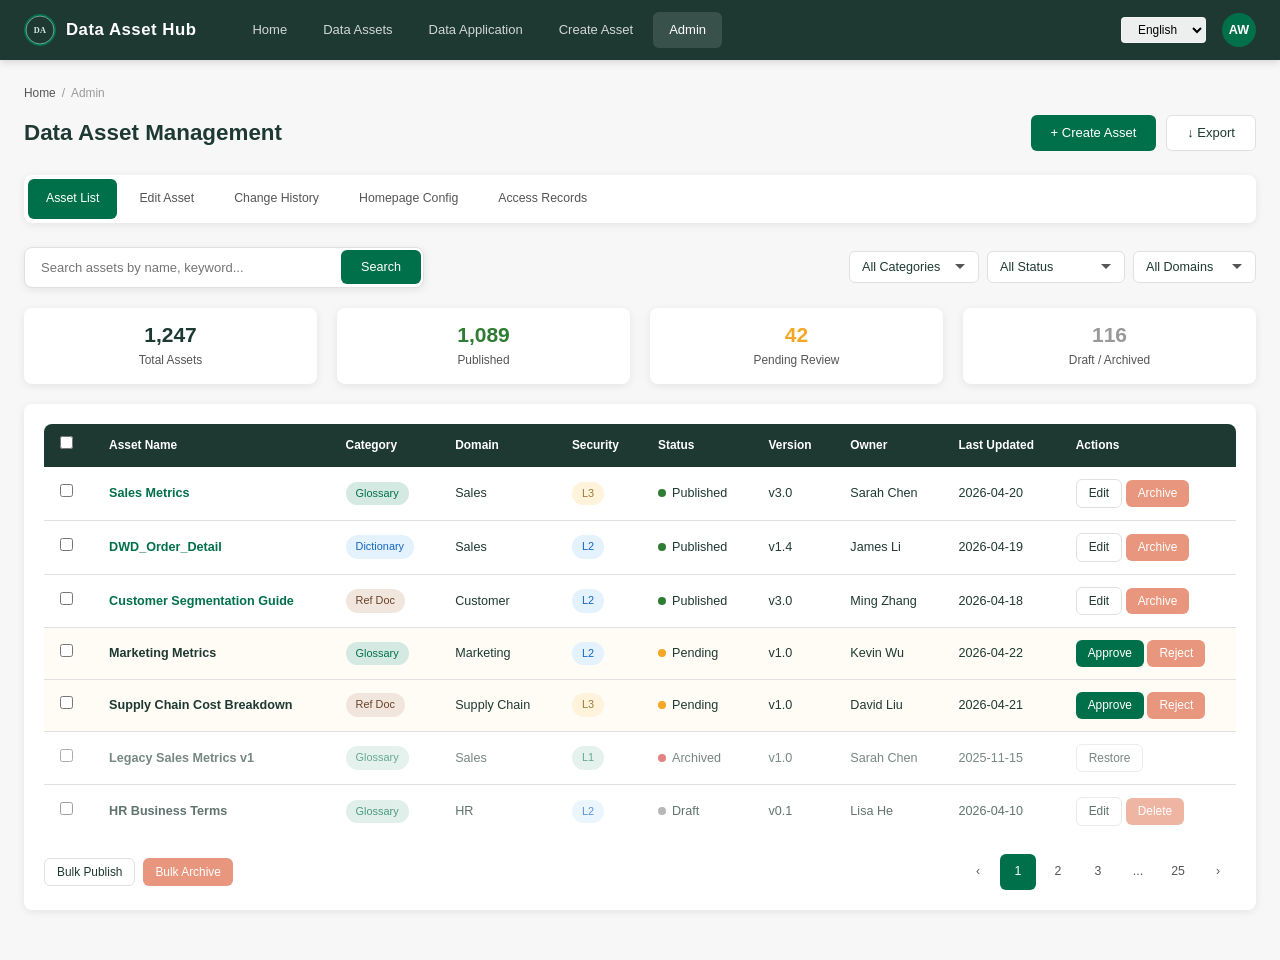
<file: admin-list.html>
<!DOCTYPE html>
<html lang="en">
<head>
  <meta charset="UTF-8">
  <meta name="viewport" content="width=device-width, initial-scale=1.0">
  <title>Data Asset Hub - Admin Management</title>
  <link rel="stylesheet" href="css/style.css">
  <style>
    .admin-tabs {
      display: flex;
      gap: 4px;
      background: var(--bg-white);
      padding: 4px;
      border-radius: 8px;
      box-shadow: var(--shadow-card);
      margin-bottom: 24px;
    }
    .admin-tab {
      padding: 10px 18px;
      border-radius: 6px;
      cursor: pointer;
      font-size: 0.88rem;
      color: var(--text-secondary);
      transition: var(--transition);
      text-align: center;
    }
    .admin-tab:hover { background: var(--bg-primary); }
    .admin-tab.active {
      background: var(--sb-green);
      color: #fff;
      font-weight: 500;
    }
    .status-dot {
      display: inline-block;
      width: 8px; height: 8px;
      border-radius: 50%;
      margin-right: 6px;
    }
    .status-dot.published { background: var(--sb-success); }
    .status-dot.draft { background: var(--text-muted); }
    .status-dot.archived { background: var(--sb-error); }
    .status-dot.pending { background: var(--sb-warning); }
  </style>
</head>
<body>
  <div id="nav-placeholder"></div>

  <div class="page-wrapper">
    <div class="page-container wide">

      <!-- Page Header -->
      <div class="page-header">
        <div class="breadcrumb"><a href="index.html" data-i18n="breadcrumb_home">Home</a> <span>/</span> <span data-i18n="admin_bc">Admin</span></div>
        <h1 data-i18n="admin_title">Data Asset Management</h1>
        <div style="margin-left:auto; display:flex; gap:10px;">
          <a href="apply-asset.html" class="btn btn-primary" data-i18n="btn_create_asset">+ Create Asset</a>
          <button class="btn btn-secondary" data-i18n="btn_export" onclick="showToast('Exported to CSV')">↓ Export</button>
        </div>
      </div>

      <!-- Admin Sub-Navigation -->
      <div class="admin-tabs">
        <a class="admin-tab active" href="admin-list.html" data-i18n="admin_tab_list">Asset List</a>
        <a class="admin-tab" href="admin-edit.html" data-i18n="admin_tab_edit">Edit Asset</a>
        <a class="admin-tab" href="admin-history.html" data-i18n="admin_tab_history">Change History</a>
        <a class="admin-tab" href="admin-config.html" data-i18n="admin_tab_config">Homepage Config</a>
        <a class="admin-tab" href="admin-access.html" data-i18n="admin_tab_access">Access Records</a>
      </div>

      <!-- Filters Row -->
      <div class="flex-between mb-20" style="flex-wrap:wrap; gap:12px;">
        <div class="search-bar" style="flex:1; max-width:400px;">
          <input type="text" placeholder="Search assets..." data-i18n-ph="search_assets_ph" onkeydown="if(event.key==='Enter')handleSearch(this)">
          <button onclick="handleSearch(this.previousElementSibling)">Search</button>
        </div>
        <div class="flex gap-8">
          <select class="form-control" style="width:auto; padding:8px 32px 8px 12px;">
            <option data-i18n="all_categories">All Categories</option>
            <option>Glossary</option>
            <option>Dictionary</option>
            <option>Reference Doc</option>
          </select>
          <select class="form-control" style="width:auto; padding:8px 32px 8px 12px;">
            <option data-i18n="all_status">All Status</option>
            <option>Published</option>
            <option>Draft</option>
            <option>Pending Review</option>
            <option>Archived</option>
          </select>
          <select class="form-control" style="width:auto; padding:8px 32px 8px 12px;">
            <option data-i18n="all_domains">All Domains</option>
            <option>Sales</option>
            <option>Customer</option>
            <option>Finance</option>
            <option>Supply Chain</option>
            <option>Marketing</option>
            <option>External Data</option>
            <option>HR</option>
            <option>Public</option>
          </select>
        </div>
      </div>

      <!-- Stats Row -->
      <div class="grid-4 mb-20">
        <div class="stat-card" style="padding:14px;">
          <div class="stat-number" style="font-size:1.5rem;">1,247</div>
          <div class="stat-label" data-i18n="admin_total">Total Assets</div>
        </div>
        <div class="stat-card" style="padding:14px;">
          <div class="stat-number" style="font-size:1.5rem; color:var(--sb-success);">1,089</div>
          <div class="stat-label" data-i18n="admin_published">Published</div>
        </div>
        <div class="stat-card" style="padding:14px;">
          <div class="stat-number" style="font-size:1.5rem; color:var(--sb-warning);">42</div>
          <div class="stat-label" data-i18n="admin_pending">Pending Review</div>
        </div>
        <div class="stat-card" style="padding:14px;">
          <div class="stat-number" style="font-size:1.5rem; color:var(--text-muted);">116</div>
          <div class="stat-label" data-i18n="admin_draft">Draft / Archived</div>
        </div>
      </div>

      <!-- Asset Table -->
      <div class="card">
        <div style="overflow-x:auto;">
          <table class="data-table">
            <thead>
              <tr>
                <th><input type="checkbox" style="accent-color:var(--sb-green);"></th>
                <th data-i18n="th_asset_name">Asset Name</th>
                <th data-i18n="th_category">Category</th>
                <th data-i18n="th_domain">Domain</th>
                <th data-i18n="th_security">Security</th>
                <th data-i18n="th_status">Status</th>
                <th data-i18n="th_version">Version</th>
                <th data-i18n="th_owner">Owner</th>
                <th data-i18n="th_last_updated2">Last Updated</th>
                <th data-i18n="th_actions">Actions</th>
              </tr>
            </thead>
            <tbody>
              <tr>
                <td><input type="checkbox" style="accent-color:var(--sb-green);"></td>
                <td><a href="detail-glossary.html"><strong>Sales Metrics</strong></a></td>
                <td><span class="tag tag-green">Glossary</span></td>
                <td>Sales</td>
                <td><span class="tag tag-l3">L3</span></td>
                <td><span class="status-dot published"></span>Published</td>
                <td>v3.0</td>
                <td>Sarah Chen</td>
                <td>2026-04-20</td>
                <td>
                  <a href="admin-edit.html" class="btn btn-sm btn-secondary">Edit</a>
                  <button class="btn btn-sm btn-cancel" onclick="showToast('Asset archived')">Archive</button>
                </td>
              </tr>
              <tr>
                <td><input type="checkbox" style="accent-color:var(--sb-green);"></td>
                <td><a href="detail-dictionary.html"><strong>DWD_Order_Detail</strong></a></td>
                <td><span class="tag tag-blue">Dictionary</span></td>
                <td>Sales</td>
                <td><span class="tag tag-l2">L2</span></td>
                <td><span class="status-dot published"></span>Published</td>
                <td>v1.4</td>
                <td>James Li</td>
                <td>2026-04-19</td>
                <td>
                  <a href="admin-edit.html" class="btn btn-sm btn-secondary">Edit</a>
                  <button class="btn btn-sm btn-cancel" onclick="showToast('Asset archived')">Archive</button>
                </td>
              </tr>
              <tr>
                <td><input type="checkbox" style="accent-color:var(--sb-green);"></td>
                <td><a href="detail-document.html"><strong>Customer Segmentation Guide</strong></a></td>
                <td><span class="tag tag-brown">Ref Doc</span></td>
                <td>Customer</td>
                <td><span class="tag tag-l2">L2</span></td>
                <td><span class="status-dot published"></span>Published</td>
                <td>v3.0</td>
                <td>Ming Zhang</td>
                <td>2026-04-18</td>
                <td>
                  <a href="admin-edit.html" class="btn btn-sm btn-secondary">Edit</a>
                  <button class="btn btn-sm btn-cancel" onclick="showToast('Asset archived')">Archive</button>
                </td>
              </tr>
              <tr style="background:rgba(245,166,35,0.04);">
                <td><input type="checkbox" style="accent-color:var(--sb-green);"></td>
                <td><strong>Marketing Metrics</strong></td>
                <td><span class="tag tag-green">Glossary</span></td>
                <td>Marketing</td>
                <td><span class="tag tag-l2">L2</span></td>
                <td><span class="status-dot pending"></span>Pending</td>
                <td>v1.0</td>
                <td>Kevin Wu</td>
                <td>2026-04-22</td>
                <td>
                  <button class="btn btn-sm btn-primary" onclick="showToast('Asset approved and published!')">Approve</button>
                  <button class="btn btn-sm btn-cancel" onclick="showToast('Asset rejected')">Reject</button>
                </td>
              </tr>
              <tr style="background:rgba(245,166,35,0.04);">
                <td><input type="checkbox" style="accent-color:var(--sb-green);"></td>
                <td><strong>Supply Chain Cost Breakdown</strong></td>
                <td><span class="tag tag-brown">Ref Doc</span></td>
                <td>Supply Chain</td>
                <td><span class="tag tag-l3">L3</span></td>
                <td><span class="status-dot pending"></span>Pending</td>
                <td>v1.0</td>
                <td>David Liu</td>
                <td>2026-04-21</td>
                <td>
                  <button class="btn btn-sm btn-primary" onclick="showToast('Asset approved and published!')">Approve</button>
                  <button class="btn btn-sm btn-cancel" onclick="showToast('Asset rejected')">Reject</button>
                </td>
              </tr>
              <tr style="opacity:0.6;">
                <td><input type="checkbox" style="accent-color:var(--sb-green);"></td>
                <td><strong>Legacy Sales Metrics v1</strong></td>
                <td><span class="tag tag-green">Glossary</span></td>
                <td>Sales</td>
                <td><span class="tag tag-l1">L1</span></td>
                <td><span class="status-dot archived"></span>Archived</td>
                <td>v1.0</td>
                <td>Sarah Chen</td>
                <td>2025-11-15</td>
                <td>
                  <button class="btn btn-sm btn-secondary" onclick="showToast('Asset restored')">Restore</button>
                </td>
              </tr>
              <tr style="opacity:0.7;">
                <td><input type="checkbox" style="accent-color:var(--sb-green);"></td>
                <td><strong>HR Business Terms</strong></td>
                <td><span class="tag tag-green">Glossary</span></td>
                <td>HR</td>
                <td><span class="tag tag-l2">L2</span></td>
                <td><span class="status-dot draft"></span>Draft</td>
                <td>v0.1</td>
                <td>Lisa He</td>
                <td>2026-04-10</td>
                <td>
                  <a href="admin-edit.html" class="btn btn-sm btn-secondary">Edit</a>
                  <button class="btn btn-sm btn-cancel" onclick="showToast('Draft deleted')">Delete</button>
                </td>
              </tr>
            </tbody>
          </table>
        </div>

        <!-- Bulk Actions & Pagination -->
        <div class="flex-between" style="margin-top:16px;">
          <div class="flex gap-8">
            <button class="btn btn-sm btn-secondary" onclick="showToast('Bulk action: publish')">Bulk Publish</button>
            <button class="btn btn-sm btn-cancel" onclick="showToast('Bulk action: archive')">Bulk Archive</button>
          </div>
          <div class="pagination" style="margin:0;">
            <a href="#">‹</a>
            <span class="active">1</span>
            <a href="#">2</a>
            <a href="#">3</a>
            <span>...</span>
            <a href="#">25</a>
            <a href="#">›</a>
          </div>
        </div>
      </div>

    </div>
  </div>

  <script src="js/main.js"></script>
  <script>initNav('admin');</script>
</body>
</html>
</file>
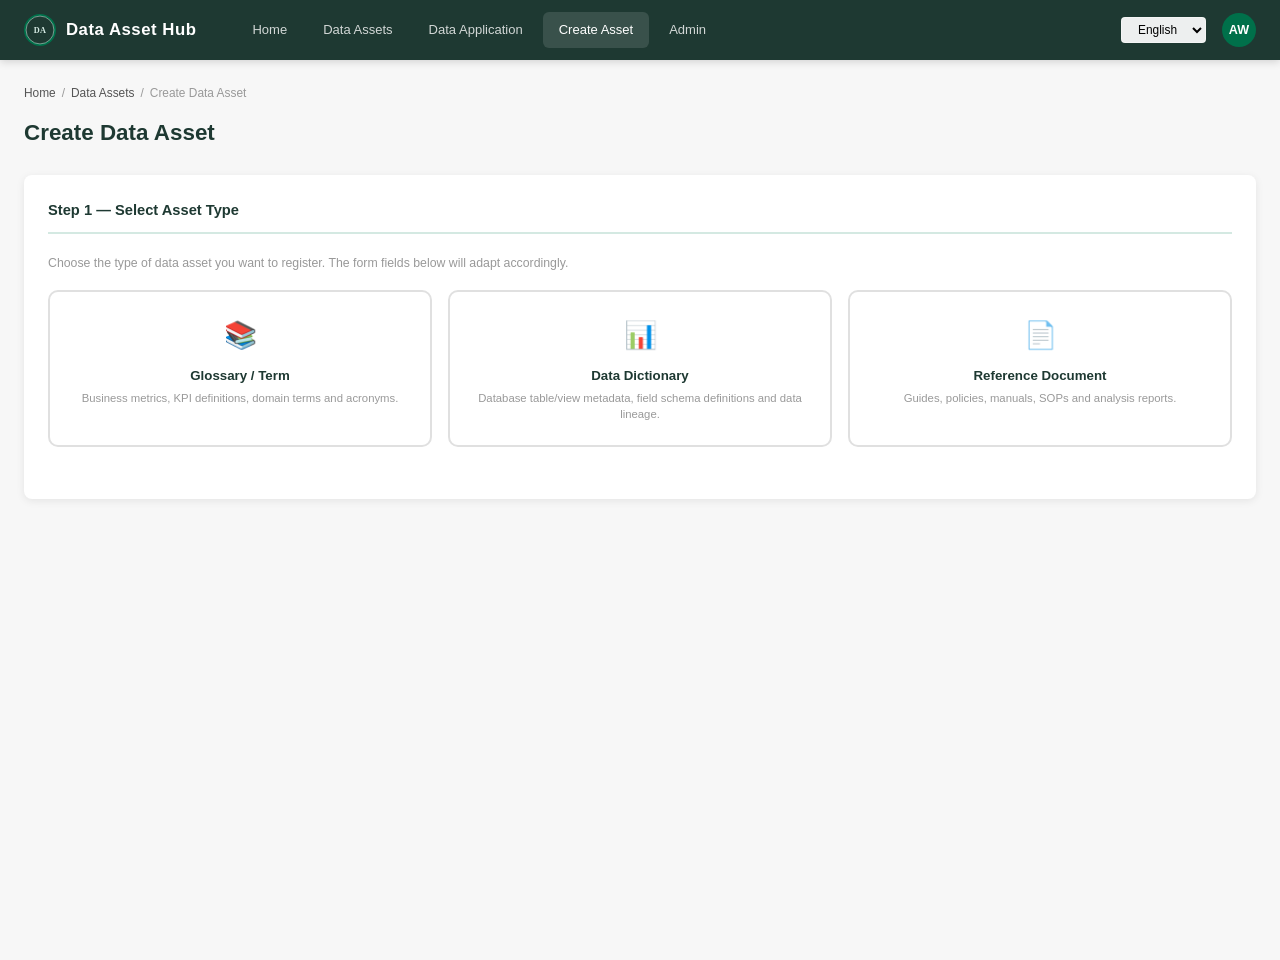
<file: apply-asset.html>
﻿<!DOCTYPE html>
<html lang="en">
<head>
  <meta charset="UTF-8">
  <meta name="viewport" content="width=device-width, initial-scale=1.0">
  <title>Data Asset Hub - Create Asset</title>
  <link rel="stylesheet" href="css/style.css">
  <style>
    /* ===== Type selector cards ===== */
    .type-grid { display:grid; grid-template-columns:repeat(3,1fr); gap:16px; margin-bottom:28px; }
    @media(max-width:700px){ .type-grid{ grid-template-columns:1fr; } }
    .type-card {
      border: 2px solid var(--border-color); border-radius:10px; padding:22px 18px;
      cursor:pointer; transition:var(--transition); text-align:center; background:var(--bg-white);
    }
    .type-card:hover { border-color:var(--sb-green); background:rgba(0,112,74,0.03); }
    .type-card.selected { border-color:var(--sb-green); background:rgba(0,112,74,0.07); box-shadow:0 0 0 3px rgba(0,112,74,0.1); }
    .type-card .tc-icon { font-size:1.9rem; margin-bottom:8px; }
    .type-card .tc-title { font-weight:700; font-size:0.95rem; color:var(--text-primary); }
    .type-card .tc-desc { font-size:0.81rem; color:var(--text-muted); margin-top:5px; line-height:1.4; }
    .type-card.selected .tc-title { color:var(--sb-green); }

    /* ===== Hashtag chip input ===== */
    .tag-wrap {
      display:flex; flex-wrap:wrap; gap:6px; padding:7px 10px;
      border:1px solid var(--border-color); border-radius:6px;
      background:#fff; cursor:text; min-height:42px; align-items:center;
    }
    .tag-wrap:focus-within { border-color:var(--sb-green); box-shadow:0 0 0 3px rgba(0,112,74,0.08); }
    .chip {
      display:inline-flex; align-items:center; gap:4px;
      padding:3px 8px; background:var(--sb-light-green);
      color:var(--sb-dark-green); border-radius:4px;
      font-size:0.81rem; font-weight:500; white-space:nowrap;
    }
    .chip button { background:none; border:none; cursor:pointer; color:var(--sb-dark-green); font-size:0.95rem; padding:0 1px; line-height:1; opacity:0.55; }
    .chip button:hover { opacity:1; }
    .tag-field { border:none; outline:none; font-size:0.88rem; flex:1; min-width:100px; padding:2px 4px; background:transparent; }
    .tag-hint { font-size:0.78rem; color:var(--text-muted); margin-top:4px; }

    /* ===== Section visibility ===== */
    .type-section { display:none; }
    .type-section.visible { display:block; }
    .always-section { display:none; }
    .always-section.visible { display:block; }

    /* ===== Upload zone ===== */
    .upload-zone {
      border:2px dashed var(--border-color); border-radius:8px; padding:28px;
      text-align:center; color:var(--text-muted); cursor:pointer; transition:var(--transition);
    }
    .upload-zone:hover { border-color:var(--sb-green); background:rgba(0,112,74,0.02); }
    .upload-zone .uz-icon { font-size:1.8rem; margin-bottom:6px; }

    /* ===== Inline two-col row for small groups ===== */
    .form-3col { display:grid; grid-template-columns:1fr 1fr 1fr; gap:14px; }
    @media(max-width:700px){ .form-3col{ grid-template-columns:1fr; } }

    /* ===== Prompt hint box ===== */
    .type-prompt {
      padding:14px 18px; background:rgba(212,233,226,0.6); border:1px solid var(--sb-light-green);
      border-radius:8px; font-size:0.87rem; color:var(--sb-dark-green); margin-bottom:20px;
    }

    /* ===== Custom checkbox dropdown ===== */
    .chk-dropdown { position:relative; }
    .chk-trigger {
      display:flex; align-items:center; justify-content:space-between;
      padding:8px 12px; border:1px solid var(--border-color); border-radius:6px;
      background:#fff; cursor:pointer; font-size:0.88rem; min-height:38px;
      user-select:none; transition:var(--transition);
    }
    .chk-trigger:focus { outline:none; }
    .chk-trigger.open, .chk-trigger:focus { border-color:var(--sb-green); box-shadow:0 0 0 3px rgba(0,112,74,0.08); }
    .chk-trigger .chk-val { flex:1; color:var(--text-primary); }
    .chk-trigger .chk-val.placeholder { color:var(--text-muted); }
    .chk-trigger .chk-arrow { font-size:0.7rem; color:var(--text-muted); margin-left:8px; transition:transform 0.15s; }
    .chk-trigger.open .chk-arrow { transform:rotate(180deg); }
    .chk-panel {
      display:none; position:absolute; top:calc(100% + 4px); left:0; right:0; z-index:200;
      background:#fff; border:1px solid var(--border-color); border-radius:8px;
      box-shadow:0 4px 16px rgba(0,0,0,0.12); padding:6px 0; max-height:240px; overflow-y:auto;
    }
    .chk-panel.open { display:block; }
    .chk-option {
      display:flex; align-items:center; gap:10px;
      padding:8px 14px; cursor:pointer; font-size:0.88rem; transition:background 0.1s;
    }
    .chk-option:hover { background:rgba(0,112,74,0.05); }
    .chk-option input[type=checkbox] { accent-color:var(--sb-green); width:15px; height:15px; cursor:pointer; flex-shrink:0; }
    .chk-option label { cursor:pointer; flex:1; margin:0; font-weight:400; }
    .chk-chips { display:flex; flex-wrap:wrap; gap:5px; margin-top:6px; min-height:0; }
    .chk-chip {
      display:inline-flex; align-items:center; gap:4px;
      padding:2px 8px; background:var(--sb-light-green); color:var(--sb-dark-green);
      border-radius:4px; font-size:0.8rem; font-weight:500;
    }
    .chk-chip button { background:none; border:none; cursor:pointer; color:var(--sb-dark-green); opacity:0.55; padding:0 1px; font-size:0.9rem; line-height:1; }
    .chk-chip button:hover { opacity:1; }

    /* ===== Radio toggle (Yes/No) ===== */
    .radio-toggle { display:flex; gap:10px; }
    .radio-toggle label {
      display:flex; align-items:center; gap:6px; padding:7px 14px;
      border:1px solid var(--border-color); border-radius:6px; cursor:pointer;
      font-size:0.87rem; transition:var(--transition);
    }
    .radio-toggle input[type=radio] { accent-color:var(--sb-green); }
    .radio-toggle label:has(input:checked) { border-color:var(--sb-green); background:rgba(0,112,74,0.06); color:var(--sb-dark-green); font-weight:600; }

    /* ===== Domain filter chips (Related Assets picker) ===== */
    .domain-chip {
      display:inline-flex; align-items:center; padding:5px 13px;
      border-radius:20px; font-size:0.83rem; border:1px solid var(--border-color);
      cursor:pointer; transition:var(--transition); background:var(--bg-white); color:var(--text-secondary);
    }
    .domain-chip:hover, .domain-chip.active {
      background:var(--sb-green); color:#fff; border-color:var(--sb-green);
    }
  </style>
</head>
<body>
  <div id="nav-placeholder"></div>
  <div class="page-wrapper">
    <div class="page-container">

      <!-- Page Header -->
      <div class="page-header">
        <div class="breadcrumb">
          <a href="index.html" data-i18n="breadcrumb_home">Home</a> <span>/</span>
          <a href="shelf.html" data-i18n="breadcrumb_assets">Data Assets</a> <span>/</span>
          <span data-i18n="create_asset_bc">Create Data Asset</span>
        </div>
        <h1 data-i18n="create_asset_title">Create Data Asset</h1>
      </div>

      <!-- Step 1: Asset Type Selection -->
      <div class="form-section">
        <h3 data-i18n="step1_title">Step 1 &#8212; Select Asset Type <span class="required">*</span></h3>
        <p style="font-size:0.88rem; color:var(--text-muted); margin-bottom:16px;" data-i18n="step1_desc">Choose the type of data asset you want to register. The form fields below will adapt accordingly.</p>
        <div class="type-grid">
          <div class="type-card" id="tc-glossary" onclick="selectType('glossary')">
            <div class="tc-icon">&#128218;</div>
            <div class="tc-title" data-i18n="tc_glossary_title">Glossary / Term</div>
            <div class="tc-desc" data-i18n="tc_glossary_desc">Business metrics, KPI definitions, domain terms and acronyms.</div>
          </div>
          <div class="type-card" id="tc-dictionary" onclick="selectType('dictionary')">
            <div class="tc-icon">&#128202;</div>
            <div class="tc-title" data-i18n="tc_dictionary_title">Data Dictionary</div>
            <div class="tc-desc" data-i18n="tc_dictionary_desc">Database table/view metadata, field schema definitions and data lineage.</div>
          </div>
          <div class="type-card" id="tc-document" onclick="selectType('document')">
            <div class="tc-icon">&#128196;</div>
            <div class="tc-title" data-i18n="tc_document_title">Reference Document</div>
            <div class="tc-desc" data-i18n="tc_document_desc">Guides, policies, manuals, SOPs and analysis reports.</div>
          </div>
        </div>
        <div id="type-prompt" style="display:none;" class="type-prompt">
          <span id="type-prompt-text"></span>
        </div>
      </div>

      <form id="asset-form" onsubmit="return checkAndSubmit()">

        <!-- ========== GLOSSARY SECTIONS ========== -->

        <!-- G1: Basic Information -->
        <div class="form-section type-section" id="sec-g-basic">
          <h3>Basic Information</h3>
          <div class="form-row">
            <div class="form-group">
              <label>Term Name (EN) <span class="required">*</span></label>
              <input type="text" class="form-control" placeholder="e.g. Sales Metrics">
            </div>
            <div class="form-group">
              <label>&#20013;&#25991;&#21517;&#31216; (CN) <span class="required">*</span></label>
              <input type="text" class="form-control" placeholder="&#35831;&#36755;&#20837;&#20013;&#25991;&#21517;&#31216;">
            </div>
          </div>
          <div class="form-row">
            <div class="form-group">
              <label>Subject Area <span class="required">*</span></label>
              <select class="form-control">
                <option value="">Select subject area...</option>
                <option>Sales</option><option>Customer</option><option>Finance</option>
                <option>Supply Chain</option><option>Marketing</option><option>External Data</option>
                <option>HR</option><option>Public</option>
              </select>
            </div>
            <div class="form-group">
              <label>Category <span class="required">*</span></label>
              <select class="form-control">
                <option value="">Select category...</option>
                <option>Metrics &#65288;&#25351;&#26631;&#65289;</option>
                <option>Business Term &#65288;&#19994;&#21153;&#26415;&#35821;&#65289;</option>
              </select>
            </div>
          </div>
          <div class="form-row">
            <div class="form-group">
              <label>Asset Description (EN) <span class="required">*</span></label>
              <textarea class="form-control" rows="3" placeholder="Describe this asset..."></textarea>
            </div>
            <div class="form-group">
              <label>&#36164;&#20135;&#25551;&#36848; (CN)</label>
              <textarea class="form-control" rows="3" placeholder="&#35831;&#36755;&#20837;&#36164;&#20135;&#25551;&#36848;..."></textarea>
            </div>
          </div>
        </div>

        <!-- G3: Ownership -->
        <div class="form-section type-section" id="sec-g-owner">
          <h3>Ownership</h3>
          <div class="form-group">
            <label>Business Owner (Partner) <span class="required">*</span></label>
            <input type="text" class="form-control" placeholder="Search employee name...">
          </div>
          <div class="form-group">
            <label>Owning Department <span class="required">*</span></label>
            <select class="form-control">
              <option value="">Select department...</option>
              <option>Finance</option><option>Sales Operations</option><option>Customer Analytics</option>
              <option>Supply Chain</option><option>Marketing</option><option>HR</option>
              <option>IT / Data Engineering</option><option>Data Office</option>
            </select>
          </div>
        </div>

        <!-- ========== DATA DICTIONARY SECTIONS ========== -->

        <!-- D1: Basic Information -->
        <div class="form-section type-section" id="sec-d-basic">
          <h3>Basic Information</h3>
          <div class="form-row">
            <div class="form-group">
              <label>Asset Display Name (EN) <span class="required">*</span></label>
              <input type="text" class="form-control" placeholder="e.g. Order Detail Fact Table">
            </div>
            <div class="form-group">
              <label>&#20013;&#25991;&#21517;&#31216; (CN) <span class="required">*</span></label>
              <input type="text" class="form-control" placeholder="&#35831;&#36755;&#20837;&#20013;&#25991;&#21517;&#31216;">
            </div>
          </div>
          <div class="form-row">
            <div class="form-group">
              <label>Subject Area <span class="required">*</span></label>
              <div class="chk-dropdown" id="sa-dropdown">
                <div class="chk-trigger" id="sa-trigger" tabindex="0"
                     onclick="toggleChkDropdown('sa-dropdown')"
                     onkeydown="if(event.key==='Enter'||event.key===' '){event.preventDefault();toggleChkDropdown('sa-dropdown')}">
                  <span class="chk-val placeholder" id="sa-display">Select subject area(s)...</span>
                  <span class="chk-arrow">&#9660;</span>
                </div>
                <div class="chk-panel" id="sa-panel">
                  <div class="chk-option"><input type="checkbox" id="sa-sales" value="Sales"><label for="sa-sales">Sales</label></div>
                  <div class="chk-option"><input type="checkbox" id="sa-customer" value="Customer"><label for="sa-customer">Customer</label></div>
                  <div class="chk-option"><input type="checkbox" id="sa-finance" value="Finance"><label for="sa-finance">Finance</label></div>
                  <div class="chk-option"><input type="checkbox" id="sa-sc" value="Supply Chain"><label for="sa-sc">Supply Chain</label></div>
                  <div class="chk-option"><input type="checkbox" id="sa-mkt" value="Marketing"><label for="sa-mkt">Marketing</label></div>
                  <div class="chk-option"><input type="checkbox" id="sa-ext" value="External Data"><label for="sa-ext">External Data</label></div>
                  <div class="chk-option"><input type="checkbox" id="sa-hr" value="HR"><label for="sa-hr">HR</label></div>
                  <div class="chk-option"><input type="checkbox" id="sa-pub" value="Public"><label for="sa-pub">Public</label></div>
                </div>
              </div>
              <div class="chk-chips" id="sa-chips"></div>
              <input type="hidden" id="sa-val">
            </div>
            <div class="form-group">
              <label>Table Type <span class="required">*</span></label>
              <select class="form-control">
                <option value="">Select table type...</option>
                <option>ODS &#8212; Operational Data Store</option>
                <option>DWD &#8212; Data Warehouse Detail</option>
                <option>DWS &#8212; Data Warehouse Summary</option>
                <option>ADS &#8212; Application Data Store</option>
                <option>DIM &#8212; Dimension Table</option>
                <option>Fact Table</option>
                <option>External / Raw Data</option>
              </select>
            </div>
          </div>
        </div>

        <!-- D2: Technical Details -->
        <div class="form-section type-section" id="sec-d-tech">
          <h3>Technical Details</h3>
          <div class="form-3col">
            <div class="form-group">
              <label>Database / Schema <span class="required">*</span></label>
              <input type="text" id="d-schema-inp" class="form-control" placeholder="e.g. sbux_cdm">
            </div>
            <div class="form-group">
              <label>Table Name <span class="required">*</span></label>
              <input type="text" id="d-table-inp" class="form-control" placeholder="e.g. dwd_order_detail">
            </div>
            <div class="form-group">
              <label>Source System</label>
              <input type="text" class="form-control" placeholder="e.g. POS, CRM, ERP">
            </div>
          </div>
          <!-- Test Connection -->
          <div style="display:flex; align-items:center; gap:12px; flex-wrap:wrap; margin-bottom:18px; padding:12px 16px; background:var(--bg-primary); border-radius:8px; border:1px solid var(--border-color);">
            <button type="button" class="btn btn-secondary" id="btn-test-conn" onclick="testConnection()" style="white-space:nowrap;">&#128268; Test Connection</button>
            <span id="conn-status" style="font-size:0.87rem; color:var(--text-muted);">Click to verify the table exists in the data platform before submitting.</span>
          </div>
          <div class="form-group">
            <label>Description <span class="required">*</span></label>
            <textarea class="form-control" rows="8" id="d-desc-inp">&#19978;&#28216;&#20381;&#36182;&#65306;
&#35843;&#24230;&#21608;&#26399;&#65306;
&#25968;&#25454;&#33539;&#22260;&#65306;&#65288;&#26085;&#34920;&#65295;&#26376;&#34920;&#65295;&#22686;&#37327;&#34920;&#65295;&#20840;&#37327;&#34920;&#65289;
&#22238;&#21010;&#25968;&#25454;&#33539;&#22260;&#65306;
&#25903;&#25345;&#25968;&#25454;&#24212;&#29992;&#65306;
&#20854;&#20182;&#34917;&#20805;&#35828;&#26126;&#65306;</textarea>
          </div>
        </div>

        <!-- D4: Ownership -->
        <div class="form-section type-section" id="sec-d-owner">
          <h3>Ownership</h3>
          <div class="form-group">
            <label>Tech Owner <span class="required">*</span></label>
            <input type="text" class="form-control" placeholder="Search employee name...">
          </div>
          <div class="form-row">
            <div class="form-group">
              <label>Department (&#19968;&#32423;&#37096;&#38376;) <span class="required">*</span></label>
              <select class="form-control" id="d-dept-l1">
                <option value="">Select department...</option>
                <option>Finance (&#36134;&#21153;)</option>
                <option>Sales Operations (&#38144;&#21552;&#36816;&#33829;)</option>
                <option>Customer Analytics (&#23458;&#25143;&#20998;&#26512;)</option>
                <option>Supply Chain (&#20379;&#24212;&#38190;)</option>
                <option>Marketing (&#24066;&#22330;)</option>
                <option>HR (&#20154;&#21147;&#36164;&#28304;)</option>
                <option>IT / Data Engineering</option>
                <option>Data Office (&#25968;&#25454;&#21551;&#21046;)</option>
              </select>
            </div>
            <div class="form-group">
              <label>Sub-Department (&#20108;&#32423;&#37096;&#38376;)
                <span style="font-size:0.8rem; color:var(--text-muted); font-weight:400;">&#8212; Optional</span>
              </label>
              <input type="text" class="form-control" id="d-dept-l2" placeholder="e.g. FP&amp;A, Revenue Analytics, CDM Team">
            </div>
          </div>
        </div>

        <!-- ========== REFERENCE DOCUMENT SECTIONS ========== -->

        <!-- R1: Basic Information -->
        <div class="form-section type-section" id="sec-r-basic">
          <h3>Basic Information</h3>
          <div class="form-row">
            <div class="form-group">
              <label>Document Title (EN) <span class="required">*</span></label>
              <input type="text" class="form-control" placeholder="e.g. Customer Segmentation Guide">
            </div>
            <div class="form-group">
              <label>&#25991;&#26723;&#26631;&#39064; (CN)</label>
              <input type="text" class="form-control" placeholder="&#35831;&#36755;&#20837;&#20013;&#25991;&#26631;&#39064;">
            </div>
          </div>
          <div class="form-row">
            <div class="form-group">
              <label>Subject Area <span class="required">*</span></label>
              <select class="form-control">
                <option value="">Select subject area...</option>
                <option>Sales</option><option>Customer</option><option>Finance</option>
                <option>Supply Chain</option><option>Marketing</option><option>External Data</option>
                <option>HR</option><option>Public</option>
              </select>
            </div>
            <div class="form-group">
              <label>Document Type <span class="required">*</span></label>
              <select class="form-control">
                <option value="">Select document type...</option>
                <option>Guide / How-to</option>
                <option>Policy (&#25919;&#31574;&#35268;&#33539;)</option>
                <option>SOP &#8212; Standard Operating Procedure</option>
                <option>Analysis Report (&#20998;&#26512;&#25253;&#21578;)</option>
                <option>Data Specification (&#25968;&#25454;&#35268;&#33539;)</option>
                <option>Training Material (&#22521;&#35757;&#26448;&#26009;)</option>
                <option>Other</option>
              </select>
            </div>
          </div>
          <div class="form-row">
            <div class="form-group">
              <label>Effective Date</label>
              <input type="date" class="form-control" id="r-effective-date">
            </div>
          </div>
          <div class="form-row">
            <div class="form-group">
              <label>Description / Abstract (EN) <span class="required">*</span></label>
              <textarea class="form-control" rows="3" placeholder="Briefly describe the document purpose and scope..."></textarea>
            </div>
            <div class="form-group">
              <label>&#25688;&#35201;&#35828;&#26126; (CN)</label>
              <textarea class="form-control" rows="3" placeholder="&#35831;&#36755;&#20837;&#25688;&#35201;&#35828;&#26126;..."></textarea>
            </div>
          </div>
        </div>

        <!-- R2: Related Data Assets -->
        <div class="form-section type-section" id="sec-r-content">
          <h3>Related Data Assets</h3>
          <p style="font-size:0.86rem; color:var(--text-muted); margin-bottom:16px;">Select the data assets related to this document. Use the domain filter to narrow results.</p>

          <!-- Domain filter chips -->
          <div style="display:flex; flex-wrap:wrap; gap:8px; margin-bottom:16px;" id="r-domain-chips">
            <span class="domain-chip active" onclick="filterRelatedAssets('all', this)">All</span>
            <span class="domain-chip" onclick="filterRelatedAssets('Sales', this)">Sales</span>
            <span class="domain-chip" onclick="filterRelatedAssets('Customer', this)">Customer</span>
            <span class="domain-chip" onclick="filterRelatedAssets('Finance', this)">Finance</span>
            <span class="domain-chip" onclick="filterRelatedAssets('Supply Chain', this)">Supply Chain</span>
            <span class="domain-chip" onclick="filterRelatedAssets('Marketing', this)">Marketing</span>
            <span class="domain-chip" onclick="filterRelatedAssets('External Data', this)">External Data</span>
            <span class="domain-chip" onclick="filterRelatedAssets('HR', this)">HR</span>
            <span class="domain-chip" onclick="filterRelatedAssets('Public', this)">Public</span>
          </div>

          <!-- Search -->
          <div class="search-bar" style="max-width:360px; margin-bottom:14px;">
            <input type="text" id="r-asset-search" placeholder="Search assets..." oninput="relatedPage=1; filterRelatedAssets(null, null)">
            <button type="button" onclick="filterRelatedAssets(null, null)">Search</button>
          </div>

          <!-- Asset list -->
          <div id="r-asset-list" style="display:flex; flex-direction:column; gap:8px; padding-right:4px; margin-bottom:10px;">
            <!-- filled by JS -->
          </div>

          <!-- Pagination -->
          <div id="r-asset-pagination" style="display:flex; align-items:center; gap:6px; margin-bottom:14px; flex-wrap:wrap;"></div>

          <!-- Selected chips -->
          <div id="r-selected-chips" style="display:flex; flex-wrap:wrap; gap:6px; min-height:30px;"></div>
          <input type="hidden" id="r-related-val">

          <div style="font-size:0.8rem; color:var(--text-muted); margin-top:8px;">Selected assets will be linked to this document after publishing.</div>
        </div>

        <!-- R3: Ownership -->
        <div class="form-section type-section" id="sec-r-owner">
          <h3>Ownership</h3>
          <div class="form-group">
            <label>Document Owner <span class="required">*</span></label>
            <input type="text" class="form-control" placeholder="Search employee name...">
          </div>
          <div class="form-group">
            <label>Owning Department <span class="required">*</span></label>
            <select class="form-control">
              <option value="">Select department...</option>
              <option>Finance</option><option>Sales Operations</option><option>Customer Analytics</option>
              <option>Supply Chain</option><option>Marketing</option><option>HR</option>
              <option>IT / Data Engineering</option><option>Data Office</option>
            </select>
          </div>
        </div>

        <!-- ========== COMMON SECTIONS (shown for all types once selected) ========== -->

        <!-- Security Classification -->
        <div class="form-section always-section" id="sec-security">
          <h3>Data Security Classification</h3>
          <div class="form-group">
            <label>Security Level <span class="required">*</span></label>
            <select class="form-control" id="security-level-sel" onchange="updateSecurityHint()">
              <option value="">Select security level...</option>
              <option value="L1">L1 &#8212; Public (can be shared internally and externally)</option>
              <option value="L2" selected>L2 &#8212; Internal (default access for all employees)</option>
              <option value="L3">L3 &#8212; Confidential (requires Data Owner approval to access)</option>
            </select>
          </div>
          <div id="l3-dict-hint" style="display:none; padding:12px 16px; background:rgba(245,166,35,0.08); border:1px solid rgba(245,166,35,0.4); border-radius:8px; font-size:0.84rem; margin-bottom:12px;">
            <strong style="color:#7d5900;">&#9432;&nbsp;L3 &#8212; &#25968;&#25454;&#23383;&#20856;&#26597;&#30475;&#26435;&#38480;&#35828;&#26126;</strong>
            <div style="color:var(--text-secondary); margin-top:6px; line-height:1.7;">
              &#9679; &#36873;&#25321; L3 &#21518;&#65292;&#29992;&#25143;&#22312;&#25968;&#25454;&#36164;&#20135;&#24179;&#21488;&#26597;&#30475;&#35813;&#25968;&#25454;&#23383;&#20856;&#26102;&#65292;&#38656;&#35201;&#32463;&#36807; <strong>Data Owner &#23457;&#25209;</strong>&#25165;&#21487;&#26597;&#30475;&#12290;<br>
              &#9679; <strong>&#27880;&#24847;&#65306;&#25968;&#25454;&#23383;&#20856;&#26597;&#30475;&#26435;&#38480; &#8800; &#25968;&#25454;&#26412;&#36523;&#30340;&#35775;&#38382;&#26435;&#38480;&#12290;</strong>&#33021;&#26597;&#30475;&#35813;&#25968;&#25454;&#23383;&#20856;&#31454;&#30446;&#30340;&#29992;&#25143;&#65292;&#20173;&#38656;&#21333;&#29420;&#30003;&#35831;&#25968;&#25454;&#26435;&#38480;&#25165;&#33021;&#35775;&#38382;&#24213;&#23618;&#25968;&#25454;&#12290;
            </div>
          </div>
          <div style="padding:12px 16px; background:rgba(211,47,47,0.05); border:1px solid rgba(211,47,47,0.2); border-radius:8px; font-size:0.84rem;">
            <strong style="color:#c62828;">&#10006; L4 &#8212; Private Data Not Allowed</strong>
            <div style="color:var(--text-secondary); margin-top:4px;">Highly sensitive data (personal ID, phone numbers, home addresses) is strictly prohibited from upload to this platform.</div>
          </div>
        </div>

        <!-- Labels / Tags -->
        <div class="form-section always-section" id="sec-labels">
          <h3>Labels &amp; Tags</h3>
          <div class="form-group">
            <label>Labels
              <span style="font-size:0.78rem; color:var(--text-muted); font-weight:400;">&nbsp;&#8212; press Enter, comma, or semicolon to create a tag</span>
            </label>
            <div class="tag-wrap" id="label-wrap" onclick="document.getElementById('label-inp').focus()">
              <input type="text" class="tag-field" id="label-inp" placeholder="Add a label...">
            </div>
            <input type="hidden" id="label-val">
            <div class="tag-hint">e.g. <code>KPI</code>, <code>Revenue</code>, <code>&#26085;&#26356;&#26032;</code>, <code>L3</code></div>
          </div>
        </div>

        <!-- Approval Flow -->
        <div class="form-section always-section" id="sec-approval">
          <h3>Approval Flow Preview</h3>
          <div style="margin-bottom:16px; padding:12px 16px; background:var(--bg-primary); border-radius:8px; border:1px solid var(--border-color);">
            <label style="font-weight:600; font-size:0.88rem; margin-bottom:8px; display:block;">Creator Role</label>
            <div class="radio-toggle">
              <label><input type="radio" name="creator-role" value="user" checked onchange="updateApprovalFlow()"> &#26222;&#36890;&#29992;&#25143;</label>
              <label><input type="radio" name="creator-role" value="data-office" onchange="updateApprovalFlow()"> Data Office</label>
            </div>
          </div>
          <div class="timeline">
            <div class="timeline-item" id="tl-step-linemanager">
              <div class="timeline-dot pending" id="tl-dot-linemanager"></div>
              <div class="timeline-content">
                <div class="tl-header">
                  <span class="tl-name">Step 1: Line Manager Review</span>
                  <span class="tag status-pending" id="tl-badge-linemanager">Required</span>
                </div>
                <div class="tl-role">Your direct manager reviews the asset registration request</div>
              </div>
            </div>
            <div class="timeline-item">
              <div class="timeline-dot pending"></div>
              <div class="timeline-content">
                <div class="tl-header">
                  <span class="tl-name" id="tl-step2-name">Step 2: Data Office Review</span>
                  <span class="tag status-pending">Required</span>
                </div>
                <div class="tl-role">Data Office reviews content quality, completeness and compliance</div>
              </div>
            </div>
            <div class="timeline-item">
              <div class="timeline-dot pending"></div>
              <div class="timeline-content">
                <div class="tl-header">
                  <span class="tl-name" id="tl-step3-name">Step 3: Auto Publish</span>
                  <span class="tag status-draft">Auto</span>
                </div>
                <div class="tl-role" id="tl-step3-role">Asset is automatically published to the Data Asset Shelf upon final approval</div>
              </div>
            </div>
          </div>
        </div>

        <!-- Submit actions -->
        <div class="always-section" id="sec-actions" style="display:none; justify-content:flex-end; gap:12px; margin-top:4px; padding:0 0 20px;">
          <button type="button" class="btn btn-cancel" onclick="showToast('Cancelled')">Cancel</button>
          <button type="button" class="btn btn-secondary" onclick="showToast('Saved as draft')" data-i18n="btn_save_draft">Save Draft</button>
          <button type="submit" class="btn btn-primary btn-lg" data-i18n="btn_submit">Submit for Approval</button>
        </div>

      </form>
    </div>
  </div>

  <script src="js/main.js"></script>
  <script>
    initNav('apply-asset');

    let currentType = null;
    let dictConnTested = false;

    function checkAndSubmit() {
      if (currentType === 'dictionary' && !dictConnTested) {
        showToast('Please test the database connection before submitting.');
        var btn = document.getElementById('btn-test-conn');
        if (btn) btn.scrollIntoView({behavior:'smooth', block:'center'});
        return false;
      }
      return handleSubmit('Asset Creation Request');
    }

    function testConnection() {
      var schema = document.getElementById('d-schema-inp') ? document.getElementById('d-schema-inp').value.trim() : '';
      var table  = document.getElementById('d-table-inp')  ? document.getElementById('d-table-inp').value.trim()  : '';
      var status = document.getElementById('conn-status');
      var btn    = document.getElementById('btn-test-conn');
      if (!schema || !table) {
        status.style.color = '#c62828';
        status.textContent = 'Please fill in Database / Schema and Table Name before testing.';
        return;
      }
      btn.disabled = true;
      btn.textContent = 'Testing...';
      status.style.color = 'var(--text-muted)';
      status.textContent = 'Connecting to data platform...';
      setTimeout(function() {
        btn.disabled = false;
        btn.textContent = '\u{1F50C} Test Connection';
        dictConnTested = true;
        status.style.color = '#2e7d32';
        status.innerHTML = '<strong style="color:#2e7d32;">&#10003; Connection successful</strong> &mdash; Table <code>' + schema + '.' + table + '</code> found in the data platform. You may proceed to submit.';
      }, 1400);
    }

    function updateSecurityHint() {
      var sel  = document.getElementById('security-level-sel');
      var hint = document.getElementById('l3-dict-hint');
      if (sel && hint) hint.style.display = (sel.value === 'L3') ? '' : 'none';
    }

    const TYPE_SECTIONS = {
      glossary:    ['sec-g-basic','sec-g-owner'],
      dictionary:  ['sec-d-basic','sec-d-tech','sec-d-owner'],
      document:    ['sec-r-basic','sec-r-content','sec-r-owner'],
    };
    const TYPE_PROMPTS = {
      glossary:   'You are registering a <strong>Glossary / Term</strong> asset. Fill in the term name, definition, calculation logic, and ownership details below.',
      dictionary: 'You are registering a <strong>Data Dictionary</strong> asset. Fill in the asset name, select subject area(s) and table type, then provide the database connection info. The system will verify the table exists in the data platform before submission.',
      document:   'You are registering a <strong>Reference Document</strong> asset. Fill in the document title, upload the file, and specify ownership.',
    };
    const ALWAYS_SECTIONS = ['sec-security','sec-labels','sec-approval'];
    const ACTIONS_SECTION = 'sec-actions';

    function selectType(type) {
      currentType = type;
      // Update card selection
      ['glossary','dictionary','document'].forEach(t => {
        document.getElementById('tc-'+t).classList.toggle('selected', t === type);
      });
      // Hide all type sections
      document.querySelectorAll('.type-section').forEach(s => s.classList.remove('visible'));
      // Show selected type sections
      TYPE_SECTIONS[type].forEach(id => document.getElementById(id).classList.add('visible'));
      // Show common sections
      ALWAYS_SECTIONS.forEach(id => {
        const el = document.getElementById(id);
        el.classList.add('visible');
        el.style.display = '';
      });
      // Show actions
      const actions = document.getElementById(ACTIONS_SECTION);
      actions.classList.add('visible');
      actions.style.display = 'flex';
      // Show type prompt
      const prompt = document.getElementById('type-prompt');
      document.getElementById('type-prompt-text').innerHTML = TYPE_PROMPTS[type];
      prompt.style.display = '';
      // Scroll to form
      document.getElementById('asset-form').scrollIntoView({behavior:'smooth', block:'start'});
    }

    // ===== Hashtag chip input =====
    function initChipInput(inputId, hiddenId, wrapId) {
      const inp = document.getElementById(inputId);
      const wrap = document.getElementById(wrapId) || inp.parentElement;
      let tags = [];

      function addTag(val) {
        val = val.trim().replace(/^[,;]+|[,;]+$/g, '');
        if (!val || tags.includes(val)) return;
        tags.push(val);
        render();
        inp.value = '';
      }

      function removeTag(val) {
        tags = tags.filter(t => t !== val);
        render();
      }

      function render() {
        wrap.querySelectorAll('.chip').forEach(c => c.remove());
        tags.forEach(tag => {
          const chip = document.createElement('span');
          chip.className = 'chip';
          chip.innerHTML = '#' + tag + ' <button type="button" title="Remove">&#10005;</button>';
          chip.querySelector('button').addEventListener('click', () => removeTag(tag));
          wrap.insertBefore(chip, inp);
        });
        const hid = document.getElementById(hiddenId);
        if (hid) hid.value = tags.join(',');
      }

      inp.addEventListener('keydown', function(e) {
        if (e.key === 'Enter') {
          e.preventDefault();
          addTag(this.value);
        } else if (e.key === 'Backspace' && this.value === '' && tags.length > 0) {
          removeTag(tags[tags.length - 1]);
        }
      });

      inp.addEventListener('input', function() {
        const v = this.value;
        if (v.endsWith(',') || v.endsWith(';')) {
          addTag(v);
        }
      });
    }

    initChipInput('label-inp', 'label-val', 'label-wrap');

    function updateApprovalFlow() {
      var role = document.querySelector('input[name="creator-role"]:checked');
      if (!role) return;
      var isDataOffice = role.value === 'data-office';
      var step1 = document.getElementById('tl-step-linemanager');
      var dot1  = document.getElementById('tl-dot-linemanager');
      var badge1= document.getElementById('tl-badge-linemanager');
      var step2name = document.getElementById('tl-step2-name');
      var step3name = document.getElementById('tl-step3-name');
      var step3role = document.getElementById('tl-step3-role');
      var submitBtn = document.querySelector('#sec-actions button[type="submit"]');
      if (isDataOffice) {
        step1.style.opacity = '0.35';
        dot1.style.background = 'var(--text-muted)';
        badge1.textContent = 'Skipped';
        badge1.className = 'tag tag-secondary';
        badge1.style.background = '#e0e0e0'; badge1.style.color = '#777';
        step2name.textContent = 'Step 1: Data Quality Check';
        step3name.textContent = 'Step 2: Auto Publish';
        step3role.textContent = 'Asset is immediately published upon creation by Data Office';
        if (submitBtn) submitBtn.textContent = 'Create Asset';
      } else {
        step1.style.opacity = '';
        dot1.style.background = '';
        badge1.textContent = 'Required';
        badge1.className = 'tag status-pending';
        badge1.style.background = ''; badge1.style.color = '';
        step2name.textContent = 'Step 2: Data Office Review';
        step3name.textContent = 'Step 3: Auto Publish';
        step3role.textContent = 'Asset is automatically published to the Data Asset Shelf upon final approval';
        if (submitBtn) submitBtn.textContent = 'Submit for Approval';
      }
    }

    // ===== Checkbox dropdown =====
    function toggleChkDropdown(id) {
      var dd     = document.getElementById(id);
      var panel  = dd.querySelector('.chk-panel');
      var trigger= dd.querySelector('.chk-trigger');
      var isOpen = panel.classList.contains('open');
      // Close all other open dropdowns
      document.querySelectorAll('.chk-panel.open').forEach(function(p){ p.classList.remove('open'); p.closest('.chk-dropdown').querySelector('.chk-trigger').classList.remove('open'); });
      if (!isOpen) { panel.classList.add('open'); trigger.classList.add('open'); }
    }

    function initChkDropdown(ddId, displayId, chipsId, hiddenId) {
      var dd      = document.getElementById(ddId);
      var display = document.getElementById(displayId);
      var chips   = document.getElementById(chipsId);
      var hidden  = document.getElementById(hiddenId);
      dd.querySelectorAll('input[type=checkbox]').forEach(function(cb) {
        cb.addEventListener('change', function() { renderChkDropdown(dd, display, chips, hidden); });
        // Prevent dropdown close on label click
        cb.closest('.chk-option').addEventListener('click', function(e){ if(e.target !== cb && e.target.tagName !== 'LABEL') e.stopPropagation(); });
      });
    }

    function renderChkDropdown(dd, display, chips, hidden) {
      var checked = Array.from(dd.querySelectorAll('input[type=checkbox]:checked')).map(function(c){ return c.value; });
      // Update display text
      if (checked.length === 0) {
        display.textContent = 'Select subject area(s)...';
        display.classList.add('placeholder');
      } else {
        display.textContent = checked.join(', ');
        display.classList.remove('placeholder');
      }
      // Render chips
      chips.innerHTML = '';
      checked.forEach(function(val) {
        var chip = document.createElement('span');
        chip.className = 'chk-chip';
        chip.innerHTML = val + ' <button type="button" data-val="' + val + '" title="Remove">&#10005;</button>';
        chip.querySelector('button').addEventListener('click', function() {
          var cb = dd.querySelector('input[value="' + this.dataset.val + '"]');
          if (cb) { cb.checked = false; }
          renderChkDropdown(dd, display, chips, hidden);
        });
        chips.appendChild(chip);
      });
      if (hidden) hidden.value = checked.join(',');
    }

    initChkDropdown('sa-dropdown', 'sa-display', 'sa-chips', 'sa-val');

    // Close dropdown when clicking outside
    document.addEventListener('click', function(e) {
      if (!e.target.closest('.chk-dropdown')) {
        document.querySelectorAll('.chk-panel.open').forEach(function(p){ p.classList.remove('open'); p.closest('.chk-dropdown').querySelector('.chk-trigger').classList.remove('open'); });
      }
    });

    // ===== Effective Date default to today =====
    (function() {
      var d = document.getElementById('r-effective-date');
      if (d) d.value = new Date().toISOString().slice(0,10);
    })();

    // ===== Related Data Assets picker =====
    var RELATED_ASSETS = [
      { name: 'Sales Metrics',                  type: 'Glossary',    typeTag: 'tag-green',  domain: 'Sales' },
      { name: 'Sales Business Terms',            type: 'Glossary',    typeTag: 'tag-green',  domain: 'Sales' },
      { name: 'Finance Metrics',                 type: 'Glossary',    typeTag: 'tag-green',  domain: 'Finance' },
      { name: 'DWD_Order_Detail',                type: 'Dictionary',  typeTag: 'tag-blue',   domain: 'Sales' },
      { name: 'DIM_Store_Master',                type: 'Dictionary',  typeTag: 'tag-blue',   domain: 'Supply Chain' },
      { name: '天气信息数据',                     type: 'Dictionary',  typeTag: 'tag-blue',   domain: 'External Data' },
      { name: '消费者标签数据',                   type: 'Dictionary',  typeTag: 'tag-blue',   domain: 'External Data' },
      { name: 'Customer Segmentation Guide',     type: 'Ref Doc',     typeTag: 'tag-brown',  domain: 'Customer' },
      { name: '竞品开闭店与销售数据（线上）',      type: 'Ref Doc',     typeTag: 'tag-brown',  domain: 'External Data' },
      { name: '街区信息与流量数据',               type: 'Ref Doc',     typeTag: 'tag-brown',  domain: 'External Data' },
      { name: '市场舆情监测数据',                 type: 'Ref Doc',     typeTag: 'tag-brown',  domain: 'External Data' },
      { name: '星巴克中国数据治理政策',            type: 'Ref Doc',     typeTag: 'tag-brown',  domain: 'Public' },
    ];
    var selectedRelated = [];
    var activeDomain = 'all';
    var relatedPage = 1;
    var RELATED_PAGE_SIZE = 6;

    function filterRelatedAssets(domain, el) {
      if (domain !== null) {
        activeDomain = domain;
        relatedPage = 1;
        document.querySelectorAll('#r-domain-chips .domain-chip').forEach(function(c){ c.classList.remove('active'); });
        if (el) el.classList.add('active');
      }
      var q = (document.getElementById('r-asset-search') ? document.getElementById('r-asset-search').value.toLowerCase() : '');
      var list = document.getElementById('r-asset-list');
      var pager = document.getElementById('r-asset-pagination');
      if (!list) return;
      list.innerHTML = '';
      var filtered = RELATED_ASSETS.filter(function(a) {
        var domainMatch = activeDomain === 'all' || a.domain === activeDomain;
        var searchMatch = !q || a.name.toLowerCase().includes(q) || a.type.toLowerCase().includes(q) || a.domain.toLowerCase().includes(q);
        return domainMatch && searchMatch;
      });
      if (filtered.length === 0) {
        list.innerHTML = '<div style="color:var(--text-muted); font-size:0.87rem; padding:12px;">No matching assets found.</div>';
        if (pager) pager.innerHTML = '';
        return;
      }
      var totalPages = Math.ceil(filtered.length / RELATED_PAGE_SIZE);
      if (relatedPage > totalPages) relatedPage = totalPages;
      var start = (relatedPage - 1) * RELATED_PAGE_SIZE;
      var pageItems = filtered.slice(start, start + RELATED_PAGE_SIZE);
      pageItems.forEach(function(a) {
        var isSelected = selectedRelated.includes(a.name);
        var row = document.createElement('div');
        row.style.cssText = 'display:flex; align-items:center; gap:10px; padding:10px 14px; border-radius:8px; border:1px solid ' + (isSelected ? 'var(--sb-green)' : 'var(--border-color)') + '; background:' + (isSelected ? 'rgba(0,112,74,0.05)' : '#fff') + '; cursor:pointer; transition:border-color 0.15s,background 0.15s;';
        row.innerHTML = '<input type="checkbox" style="accent-color:var(--sb-green); width:15px; height:15px; flex-shrink:0;" ' + (isSelected ? 'checked' : '') + '>'
          + '<span style="flex:1; font-size:0.88rem; font-weight:500;">' + a.name + '</span>'
          + '<span class="tag ' + a.typeTag + '" style="font-size:0.75rem;">' + a.type + '</span>'
          + '<span style="font-size:0.78rem; color:var(--text-muted);">' + a.domain + '</span>';
        row.addEventListener('click', function() { toggleRelated(a.name); });
        list.appendChild(row);
      });
      // Render pagination
      if (pager) {
        pager.innerHTML = '';
        if (totalPages <= 1) return;
        var countLabel = document.createElement('span');
        countLabel.style.cssText = 'font-size:0.8rem; color:var(--text-muted); margin-right:4px;';
        countLabel.textContent = filtered.length + ' results';
        pager.appendChild(countLabel);
        function mkBtn(label, page, disabled, active) {
          var b = document.createElement('button');
          b.type = 'button';
          b.textContent = label;
          b.style.cssText = 'padding:4px 10px; border-radius:5px; border:1px solid ' + (active ? 'var(--sb-green)' : 'var(--border-color)') + '; background:' + (active ? 'var(--sb-green)' : '#fff') + '; color:' + (active ? '#fff' : 'var(--text-primary)') + '; font-size:0.82rem; cursor:' + (disabled ? 'default' : 'pointer') + '; opacity:' + (disabled ? '0.4' : '1') + ';';
          if (!disabled) b.addEventListener('click', function() { relatedPage = page; filterRelatedAssets(null, null); });
          return b;
        }
        pager.appendChild(mkBtn('‹', relatedPage - 1, relatedPage === 1, false));
        for (var p = 1; p <= totalPages; p++) {
          pager.appendChild(mkBtn(p, p, false, p === relatedPage));
        }
        pager.appendChild(mkBtn('›', relatedPage + 1, relatedPage === totalPages, false));
      }
    }

    function toggleRelated(name) {
      var idx = selectedRelated.indexOf(name);
      if (idx === -1) selectedRelated.push(name);
      else selectedRelated.splice(idx, 1);
      renderSelectedChips();
      filterRelatedAssets(null, null);
    }

    function renderSelectedChips() {
      var wrap = document.getElementById('r-selected-chips');
      var hidden = document.getElementById('r-related-val');
      if (!wrap) return;
      wrap.innerHTML = selectedRelated.length
        ? '<span style="font-size:0.8rem; color:var(--text-muted); align-self:center; margin-right:4px;">Selected:</span>' : '';
      selectedRelated.forEach(function(name) {
        var chip = document.createElement('span');
        chip.className = 'chk-chip';
        chip.innerHTML = name + ' <button type="button" title="Remove">&#10005;</button>';
        chip.querySelector('button').addEventListener('click', function(e) {
          e.stopPropagation();
          toggleRelated(name);
        });
        wrap.appendChild(chip);
      });
      if (hidden) hidden.value = selectedRelated.join(',');
    }

    // Init the related assets list when document type section becomes visible
    var origSelectType = selectType;
    selectType = function(type) {
      origSelectType(type);
      if (type === 'document') {
        filterRelatedAssets('all', document.querySelector('#r-domain-chips .domain-chip'));
      }
    };
  </script>
</body>
</html>
</file>
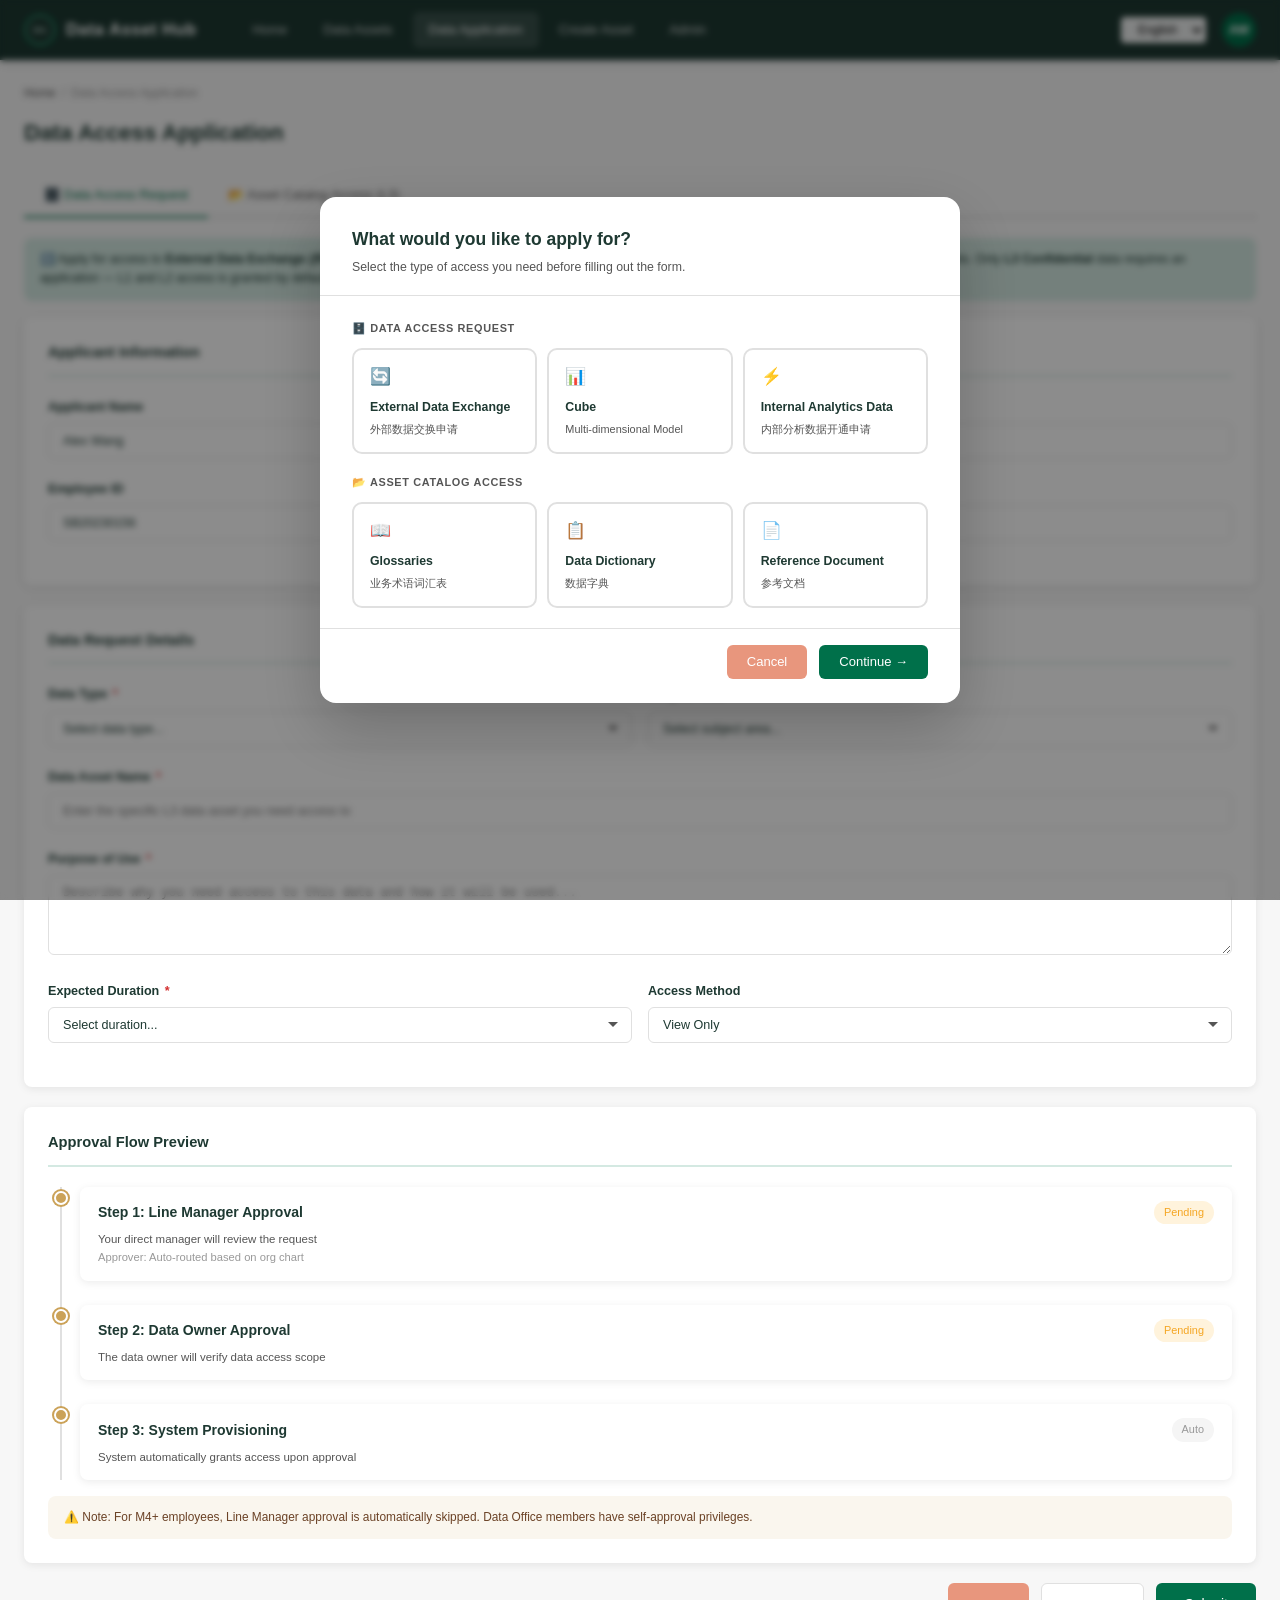
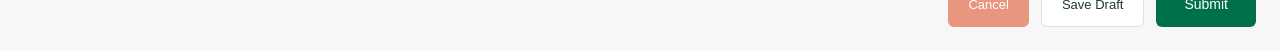
<file: apply-data.html>
<!DOCTYPE html>
<html lang="en">
<head>
  <meta charset="UTF-8">
  <meta name="viewport" content="width=device-width, initial-scale=1.0">
  <title>Data Asset Hub - Data Usage Application</title>
  <link rel="stylesheet" href="css/style.css">
  <style>
    .matrix-table {
      width: 100%;
      border-collapse: collapse;
      margin-bottom: 16px;
    }
    .matrix-table th, .matrix-table td {
      border: 1px solid var(--border-color);
      padding: 10px 14px;
      text-align: center;
      font-size: 0.88rem;
    }
    .matrix-table th {
      background: var(--bg-primary);
      color: var(--text-secondary);
      font-weight: 600;
    }
    .matrix-table td:first-child {
      text-align: left;
      font-weight: 500;
      background: var(--bg-primary);
    }
    .matrix-table td input[type="checkbox"] {
      width: 16px;
      height: 16px;
      accent-color: var(--sb-green);
      cursor: pointer;
    }
    .matrix-table tr:hover td {
      background: rgba(0,112,74,0.03);
    }
    .matrix-table tr:hover td:first-child {
      background: rgba(0,112,74,0.06);
    }
    .candidate-list {
      border: 1px solid var(--border-color);
      border-radius: 8px;
      overflow: hidden;
    }
    .candidate-list-header {
      display: grid;
      grid-template-columns: 2fr 1fr 1fr 1fr 1fr;
      padding: 10px 16px;
      background: var(--bg-primary);
      font-size: 0.82rem;
      font-weight: 600;
      color: var(--text-secondary);
      border-bottom: 1px solid var(--border-color);
    }
    .candidate-list-item {
      display: grid;
      grid-template-columns: 2fr 1fr 1fr 1fr 1fr;
      padding: 12px 16px;
      border-bottom: 1px solid var(--border-color);
      align-items: center;
      font-size: 0.88rem;
      transition: background 0.15s;
    }
    .candidate-list-item:last-child { border-bottom: none; }
    .candidate-list-item:hover { background: rgba(0,112,74,0.03); }
    .candidate-list-item .item-name { font-weight: 500; color: var(--text-primary); }
    .candidate-list-item .item-owner { color: var(--text-secondary); font-size: 0.82rem; }
    .owner-badge {
      display: inline-flex;
      align-items: center;
      gap: 5px;
      font-size: 0.8rem;
      color: var(--text-secondary);
    }
    .owner-badge .av {
      width: 22px;
      height: 22px;
      border-radius: 50%;
      background: var(--sb-light-green);
      color: var(--sb-dark-green);
      display: inline-flex;
      align-items: center;
      justify-content: center;
      font-weight: 700;
      font-size: 0.68rem;
    }
    .remove-btn {
      background: none;
      border: none;
      color: var(--sb-cancel-pink);
      cursor: pointer;
      font-size: 1rem;
      padding: 2px 6px;
      border-radius: 4px;
      transition: background 0.15s;
    }
    .remove-btn:hover { background: rgba(232,150,125,0.12); }

    /* ── Application Type Selection Modal ── */
    .app-modal-overlay {
      position: fixed;
      inset: 0;
      background: rgba(0,0,0,0.45);
      display: flex;
      align-items: center;
      justify-content: center;
      z-index: 2000;
      backdrop-filter: blur(3px);
    }
    .app-modal-dialog {
      background: #fff;
      border-radius: 16px;
      width: 640px;
      max-width: 95vw;
      max-height: 92vh;
      overflow-y: auto;
      box-shadow: 0 24px 64px rgba(0,0,0,0.22);
      animation: modalIn 0.22s ease;
    }
    @keyframes modalIn {
      from { transform: translateY(20px); opacity: 0; }
      to   { transform: translateY(0);    opacity: 1; }
    }
    .app-modal-header {
      padding: 28px 32px 18px;
      border-bottom: 1px solid var(--border-color);
    }
    .app-modal-header h2 {
      font-size: 1.25rem;
      font-weight: 700;
      color: var(--text-primary);
      margin: 0 0 5px;
    }
    .app-modal-header p {
      color: var(--text-secondary);
      font-size: 0.88rem;
      margin: 0;
    }
    .app-modal-body { padding: 20px 32px; }
    .app-modal-section-label {
      font-size: 0.78rem;
      font-weight: 700;
      color: var(--text-secondary);
      text-transform: uppercase;
      letter-spacing: 0.06em;
      margin: 20px 0 10px;
    }
    .app-modal-section-label:first-child { margin-top: 4px; }
    .app-modal-options {
      display: grid;
      grid-template-columns: repeat(3, 1fr);
      gap: 10px;
    }
    .app-modal-card {
      display: flex;
      flex-direction: column;
      gap: 4px;
      padding: 14px 16px;
      border: 2px solid var(--border-color);
      border-radius: 10px;
      cursor: pointer;
      transition: border-color 0.15s, background 0.15s, box-shadow 0.15s;
      user-select: none;
    }
    .app-modal-card:hover {
      border-color: var(--sb-green);
      background: rgba(0,112,74,0.03);
    }
    .app-modal-card.selected {
      border-color: var(--sb-green);
      background: rgba(0,112,74,0.07);
      box-shadow: 0 0 0 1px var(--sb-green);
    }
    .app-modal-card .card-icon { font-size: 1.2rem; margin-bottom: 4px; }
    .app-modal-card .card-name {
      font-weight: 600;
      font-size: 0.88rem;
      color: var(--text-primary);
      line-height: 1.3;
    }
    .app-modal-card .card-desc {
      font-size: 0.78rem;
      color: var(--text-secondary);
      margin-top: 2px;
    }
    .app-modal-footer {
      display: flex;
      gap: 12px;
      justify-content: flex-end;
      padding: 16px 32px 24px;
      border-top: 1px solid var(--border-color);
    }

    /* ── Applied-for type badge shown on the form ── */
    .app-type-badge {
      display: none;
      align-items: center;
      gap: 8px;
      padding: 8px 16px;
      background: var(--sb-light-green);
      color: var(--sb-dark-green);
      border-radius: 8px;
      font-size: 0.88rem;
      font-weight: 600;
      margin-bottom: 16px;
      border: 1px solid rgba(0,112,74,0.2);
    }
  </style>
</head>
<body>
  <div id="nav-placeholder"></div>

  <!-- ── Application Type Selection Modal ── -->
  <div id="app-type-modal" class="app-modal-overlay" role="dialog" aria-modal="true" aria-labelledby="modal-title" style="display:none;">
    <div class="app-modal-dialog">
      <div class="app-modal-header">
        <h2 id="modal-title">What would you like to apply for?</h2>
        <p>Select the type of access you need before filling out the form.</p>
      </div>
      <div class="app-modal-body">

        <div class="app-modal-section-label">🗄️ Data Access Request</div>
        <div class="app-modal-options">
          <div class="app-modal-card" data-tab="data-access" data-type="raw" onclick="selectModalCard(this)">
            <span class="card-icon">🔄</span>
            <span class="card-name">External Data Exchange</span>
            <span class="card-desc">外部数据交换申请</span>
          </div>
          <div class="app-modal-card" data-tab="data-access" data-type="cube" onclick="selectModalCard(this)">
            <span class="card-icon">📊</span>
            <span class="card-name">Cube</span>
            <span class="card-desc">Multi-dimensional Model</span>
          </div>
          <div class="app-modal-card" data-tab="data-access" data-type="midplatform" onclick="selectModalCard(this)">
            <span class="card-icon">⚡</span>
            <span class="card-name">Internal Analytics Data</span>
            <span class="card-desc">内部分析数据开通申请</span>
          </div>
        </div>

        <div class="app-modal-section-label">📂 Asset Catalog Access</div>
        <div class="app-modal-options">
          <div class="app-modal-card" data-tab="asset-access" data-assettype="Glossary" onclick="selectModalCard(this)">
            <span class="card-icon">📖</span>
            <span class="card-name">Glossaries</span>
            <span class="card-desc">业务术语词汇表</span>
          </div>
          <div class="app-modal-card" data-tab="asset-access" data-assettype="Dictionary" onclick="selectModalCard(this)">
            <span class="card-icon">📋</span>
            <span class="card-name">Data Dictionary</span>
            <span class="card-desc">数据字典</span>
          </div>
          <div class="app-modal-card" data-tab="asset-access" data-assettype="Ref Doc" onclick="selectModalCard(this)">
            <span class="card-icon">📄</span>
            <span class="card-name">Reference Document</span>
            <span class="card-desc">参考文档</span>
          </div>
        </div>

      </div>
      <div class="app-modal-footer">
        <button class="btn btn-cancel" onclick="window.history.back()">Cancel</button>
        <button class="btn btn-primary" id="modal-confirm-btn" onclick="confirmAppType()" disabled>Continue →</button>
      </div>
    </div>
  </div>

  <div class="page-wrapper">
    <div class="page-container">

      <!-- Page Header -->
      <div class="page-header">
        <div class="breadcrumb">
          <a href="index.html" data-i18n="breadcrumb_home">Home</a> <span>/</span> <span data-i18n="apply_data_title">Data Usage Application</span>
        </div>
        <h1 data-i18n="apply_data_title">Data Usage Application</h1>
      </div>

      <!-- First-Level Tabs -->
      <div class="tabs">
        <div class="tab-item active" data-i18n="apply_tab_data_access" data-tab="tab-data-access">🗄️ Data Access Request</div>
        <div class="tab-item" data-i18n="apply_tab_asset_access" data-tab="tab-asset-access">📂 Asset Catalog Access (L3)</div>
      </div>

      <!-- Tab 1: Data Access Request -->
      <div id="tab-data-access" class="tab-content active">
        <div style="padding:12px 16px; background:var(--sb-light-green); border-radius:8px; margin-bottom:16px; font-size:0.88rem; color:var(--sb-dark-green);">
          ℹ️ Apply for access to <strong>External Data Exchange (外部数据交换)</strong>, <strong>Cube (Multi-dimensional Model)</strong>, or <strong>Internal Analytics Data Activation (内部分析数据开通申请)</strong> assets. Only <strong>L3 Confidential</strong> data requires an application — L1 and L2 access is granted by default.
        </div>
        <div id="data-type-badge" class="app-type-badge"></div>
        <form onsubmit="return handleSubmit('Data Access Request')">

          <div class="form-section">
            <h3>Applicant Information</h3>
            <div class="form-row">
              <div class="form-group">
                <label>Applicant Name</label>
                <input type="text" class="form-control" value="Alex Wang" readonly>
              </div>
              <div class="form-group">
                <label>Department</label>
                <input type="text" class="form-control" value="Data & Analytics" readonly>
              </div>
            </div>
            <div class="form-row">
              <div class="form-group">
                <label>Employee ID</label>
                <input type="text" class="form-control" value="SB20230156" readonly>
              </div>
              <div class="form-group">
                <label>Job Level</label>
                <input type="text" class="form-control" value="M3" readonly>
              </div>
            </div>
          </div>

          <div class="form-section">
            <h3>Data Request Details</h3>
            <div class="form-row">
              <div class="form-group">
                <label>Data Type <span class="required">*</span></label>
                <select class="form-control" id="data-type-select" onchange="updateAccessMethods(this.value)">
                  <option value="">Select data type...</option>
                  <option value="raw">External Data Exchange (外部数据交换申请)</option>
                  <option value="cube">Cube (Multi-dimensional Model)</option>
                  <option value="midplatform">Internal Analytics Data Activation (内部分析数据开通申请)</option>
                </select>
              </div>
              <div class="form-group">
                <label>Subject Area <span class="required">*</span></label>
                <select class="form-control" id="subject-area-select">
                  <option value="">Select subject area...</option>
                  <option value="sales">Sales</option>
                  <option value="customer">Customer</option>
                  <option value="finance">Finance</option>
                  <option value="supply">Supply Chain</option>
                  <option value="marketing">Marketing</option>
                  <option value="external">External Data</option>
                  <option value="hr">HR</option>
                  <option value="public">Public</option>
                </select>
              </div>
            </div>
            <div class="form-group">
              <label>Data Asset Name <span class="required">*</span></label>
              <input type="text" class="form-control" id="data-asset-name" placeholder="Enter the specific L3 data asset you need access to">
            </div>
            <div class="form-group">
              <label>Purpose of Use <span class="required">*</span></label>
              <textarea class="form-control" rows="3" placeholder="Describe why you need access to this data and how it will be used..."></textarea>
            </div>
            <div class="form-row">
              <div class="form-group">
                <label>Expected Duration <span class="required">*</span></label>
                <select class="form-control">
                  <option value="">Select duration...</option>
                  <option value="30">30 days</option>
                  <option value="90">90 days</option>
                  <option value="180">180 days</option>
                  <option value="365">1 year</option>
                  <option value="perm">Permanent</option>
                </select>
              </div>
              <div class="form-group">
                <label>Access Method</label>
                <select class="form-control" id="access-method-select">
                  <option value="view">View Only</option>
                  <option value="download">Download</option>
                  <option value="api">API Access</option>
                </select>
              </div>
            </div>
          </div>

          <!-- Approval Flow Preview -->
          <div class="form-section">
            <h3>Approval Flow Preview</h3>
            <div class="timeline">
              <div class="timeline-item">
                <div class="timeline-dot pending"></div>
                <div class="timeline-content">
                  <div class="tl-header">
                    <span class="tl-name">Step 1: Line Manager Approval</span>
                    <span class="tag status-pending">Pending</span>
                  </div>
                  <div class="tl-role">Your direct manager will review the request</div>
                  <div class="tl-date">Approver: Auto-routed based on org chart</div>
                </div>
              </div>
              <div class="timeline-item">
                <div class="timeline-dot pending"></div>
                <div class="timeline-content">
                  <div class="tl-header">
                    <span class="tl-name">Step 2: Data Owner Approval</span>
                    <span class="tag status-pending">Pending</span>
                  </div>
                  <div class="tl-role">The data owner will verify data access scope</div>
                </div>
              </div>
              <div class="timeline-item">
                <div class="timeline-dot pending"></div>
                <div class="timeline-content">
                  <div class="tl-header">
                    <span class="tl-name">Step 3: System Provisioning</span>
                    <span class="tag status-draft">Auto</span>
                  </div>
                  <div class="tl-role">System automatically grants access upon approval</div>
                </div>
              </div>
            </div>
            <div style="margin-top:16px; padding:12px 16px; background:rgba(203,162,88,0.1); border-radius:8px; font-size:0.85rem; color:var(--sb-brown);">
              ⚠️ Note: For M4+ employees, Line Manager approval is automatically skipped. Data Office members have self-approval privileges.
            </div>
          </div>

          <div style="display:flex; gap:12px; justify-content:flex-end; margin-top:4px;">
            <button type="button" class="btn btn-cancel" onclick="showToast('Application cancelled')">Cancel</button>
            <button type="button" class="btn btn-secondary" onclick="showToast('Saved as draft')">Save Draft</button>
            <button type="submit" class="btn btn-primary btn-lg" data-i18n="btn_submit">Submit Application</button>
          </div>

        </form>
      </div>

      <!-- Tab 2: Asset Catalog Access (L3) -->
      <div id="tab-asset-access" class="tab-content">
        <div style="padding:12px 16px; background:rgba(245,166,35,0.08); border:1px solid var(--sb-gold); border-radius:8px; margin-bottom:16px; font-size:0.88rem; color:var(--sb-brown);">
          ⚠️ Only <strong>L3 Confidential</strong> assets require an application. L1 (Public) and L2 (Internal) assets are accessible by default. Select assets from the matrix below — you may apply for multiple assets in a single request.
        </div>
        <div id="asset-type-badge" class="app-type-badge"></div>

        <div class="form-section">
          <h3>Applicant Information</h3>
          <div class="form-row">
            <div class="form-group">
              <label>Applicant Name</label>
              <input type="text" class="form-control" value="Alex Wang" readonly>
            </div>
            <div class="form-group">
              <label>Department</label>
              <input type="text" class="form-control" value="Data & Analytics" readonly>
            </div>
          </div>
        </div>

        <div class="form-section">
          <h3>Step 1 — Select by Domain × Asset Type (L3 Assets Only)</h3>
          <p style="font-size:0.88rem; color:var(--text-secondary); margin-bottom:14px;">Check the cells to add matching assets to your candidate list below. Only L3 confidential assets that you do not currently have access to are selectable.</p>
          <div style="overflow-x:auto;">
            <table class="matrix-table">
              <thead>
                <tr>
                  <th style="text-align:left; min-width:140px;">Data Domain</th>
                  <th>Glossaries / Terms</th>
                  <th>Data Dictionary</th>
                  <th>Reference Document</th>
                </tr>
              </thead>
              <tbody>
                <tr>
                  <td>Sales</td>
                  <td><input type="checkbox" onchange="updateCandidates(this,'Sales','Glossary')"></td>
                  <td><input type="checkbox" onchange="updateCandidates(this,'Sales','Dictionary')"></td>
                  <td><input type="checkbox" onchange="updateCandidates(this,'Sales','Ref Doc')"></td>
                </tr>
                <tr>
                  <td>Customer</td>
                  <td><input type="checkbox" onchange="updateCandidates(this,'Customer','Glossary')"></td>
                  <td><input type="checkbox" onchange="updateCandidates(this,'Customer','Dictionary')"></td>
                  <td><input type="checkbox" onchange="updateCandidates(this,'Customer','Ref Doc')"></td>
                </tr>
                <tr>
                  <td>Finance</td>
                  <td><input type="checkbox" onchange="updateCandidates(this,'Finance','Glossary')"></td>
                  <td><input type="checkbox" onchange="updateCandidates(this,'Finance','Dictionary')"></td>
                  <td><input type="checkbox" onchange="updateCandidates(this,'Finance','Ref Doc')"></td>
                </tr>
                <tr>
                  <td>Supply Chain</td>
                  <td><input type="checkbox" onchange="updateCandidates(this,'Supply Chain','Glossary')"></td>
                  <td><input type="checkbox" checked onchange="updateCandidates(this,'Supply Chain','Dictionary')"></td>
                  <td><input type="checkbox" onchange="updateCandidates(this,'Supply Chain','Ref Doc')"></td>
                </tr>
                <tr>
                  <td>Marketing</td>
                  <td><input type="checkbox" onchange="updateCandidates(this,'Marketing','Glossary')"></td>
                  <td><input type="checkbox" onchange="updateCandidates(this,'Marketing','Dictionary')"></td>
                  <td><input type="checkbox" onchange="updateCandidates(this,'Marketing','Ref Doc')"></td>
                </tr>
                <tr>
                  <td>External Data</td>
                  <td><input type="checkbox" onchange="updateCandidates(this,'External Data','Glossary')"></td>
                  <td><input type="checkbox" checked onchange="updateCandidates(this,'External Data','Dictionary')"></td>
                  <td><input type="checkbox" checked onchange="updateCandidates(this,'External Data','Ref Doc')"></td>
                </tr>
                <tr>
                  <td>HR</td>
                  <td><input type="checkbox" onchange="updateCandidates(this,'HR','Glossary')"></td>
                  <td><input type="checkbox" onchange="updateCandidates(this,'HR','Dictionary')"></td>
                  <td><input type="checkbox" onchange="updateCandidates(this,'HR','Ref Doc')"></td>
                </tr>
              </tbody>
            </table>
          </div>
        </div>

        <div class="form-section">
          <h3>Step 2 — Candidate Asset List</h3>
          <p style="font-size:0.88rem; color:var(--text-secondary); margin-bottom:14px;">Review the assets selected from the matrix. You can remove individual items before submitting.</p>

          <div class="candidate-list">
            <div class="candidate-list-header">
              <span>Asset Name</span>
              <span>Domain</span>
              <span>Type</span>
              <span>Business Owner</span>
              <span>Tech Owner</span>
            </div>
            <div id="candidate-body">
              <!-- Default: Supply Chain / Dictionary -->
              <div class="candidate-list-item" id="cand-Supply Chain-Dictionary">
                <div>
                  <div class="item-name">DIM_Store_Master</div>
                  <div class="item-owner">Store dimension table — L3 Confidential</div>
                </div>
                <span><span class="tag tag-green" style="font-size:0.78rem;">Supply Chain</span></span>
                <span><span class="tag tag-blue" style="font-size:0.78rem;">Dictionary</span></span>
                <div class="owner-badge"><span class="av">DL</span> David Liu</div>
                <div style="display:flex; align-items:center; justify-content:space-between;">
                  <div class="owner-badge"><span class="av" style="background:#E3F2FD; color:#1565C0;">TZ</span> Tony Zhang</div>
                  <button class="remove-btn" onclick="removeCandidate('Supply Chain','Dictionary')" title="Remove">✕</button>
                </div>
              </div>
              <!-- Default: External Data / Dictionary -->
              <div class="candidate-list-item" id="cand-External Data-Dictionary">
                <div>
                  <div class="item-name">消费者标签数据</div>
                  <div class="item-owner">Consumer profile tags — L3 Confidential</div>
                </div>
                <span><span class="tag tag-gold" style="font-size:0.78rem;">External Data</span></span>
                <span><span class="tag tag-blue" style="font-size:0.78rem;">Dictionary</span></span>
                <div class="owner-badge"><span class="av">GH</span> Grace He</div>
                <div style="display:flex; align-items:center; justify-content:space-between;">
                  <div class="owner-badge"><span class="av" style="background:#E3F2FD; color:#1565C0;">TZ</span> Tony Zhang</div>
                  <button class="remove-btn" onclick="removeCandidate('External Data','Dictionary')" title="Remove">✕</button>
                </div>
              </div>
              <!-- Default: External Data / Ref Doc -->
              <div class="candidate-list-item" id="cand-External Data-Ref Doc">
                <div>
                  <div class="item-name">街区信息与流量数据</div>
                  <div class="item-owner">Block & traffic data — L3 Confidential</div>
                </div>
                <span><span class="tag tag-gold" style="font-size:0.78rem;">External Data</span></span>
                <span><span class="tag tag-brown" style="font-size:0.78rem;">Ref Doc</span></span>
                <div class="owner-badge"><span class="av">GH</span> Grace He</div>
                <div style="display:flex; align-items:center; justify-content:space-between;">
                  <div class="owner-badge"><span class="av" style="background:#E3F2FD; color:#1565C0;">RW</span> Ryan Wu</div>
                  <button class="remove-btn" onclick="removeCandidate('External Data','Ref Doc')" title="Remove">✕</button>
                </div>
              </div>
            </div>
            <div id="candidate-empty" style="display:none; padding:24px; text-align:center; color:var(--text-muted); font-size:0.9rem;">
              No assets selected. Use the matrix above to add candidates.
            </div>
          </div>
          <div id="candidate-count" style="margin-top:8px; font-size:0.85rem; color:var(--text-secondary);">3 asset(s) selected</div>
        </div>

        <div class="form-section">
          <h3>Step 3 — Justification</h3>
          <div class="form-group">
            <label>Business Justification <span class="required">*</span></label>
            <textarea class="form-control" rows="4" placeholder="Provide a detailed business reason for accessing these L3 confidential assets..."></textarea>
          </div>
          <div class="form-row">
            <div class="form-group">
              <label>Project / Initiative</label>
              <input type="text" class="form-control" placeholder="Associated project name">
            </div>
            <div class="form-group">
              <label>Expected Duration <span class="required">*</span></label>
              <select class="form-control">
                <option value="">Select duration...</option>
                <option value="30">30 days</option>
                <option value="90">90 days</option>
                <option value="180">180 days</option>
              </select>
            </div>
          </div>
          <div class="form-group">
            <label>
              <input type="checkbox" style="accent-color:var(--sb-green); margin-right:6px;"> I confirm that I will handle these assets in accordance with the company's Data Classification Policy and will not share them outside the approved scope.
            </label>
          </div>
        </div>

        <div class="form-section">
          <h3>Approval Flow Preview</h3>
          <div class="timeline" id="approval-flow-timeline">
            <div class="timeline-item">
              <div class="timeline-dot pending"></div>
              <div class="timeline-content">
                <div class="tl-header">
                  <span class="tl-name">Step 1: Business Owner Approval</span>
                  <span class="tag status-pending">Pending</span>
                </div>
                <div class="tl-role">Business Owner of each selected asset will review the request (parallel approvals)</div>
                <div id="biz-owners-list" style="margin-top:8px; display:flex; flex-wrap:wrap; gap:6px;"></div>
              </div>
            </div>
            <div class="timeline-item">
              <div class="timeline-dot pending"></div>
              <div class="timeline-content">
                <div class="tl-header">
                  <span class="tl-name">Step 2: Tech Owner Confirmation</span>
                  <span class="tag status-pending">Pending</span>
                </div>
                <div class="tl-role">Tech Owner confirms feasibility and access scope</div>
                <div id="tech-owners-list" style="margin-top:8px; display:flex; flex-wrap:wrap; gap:6px;"></div>
              </div>
            </div>
            <div class="timeline-item">
              <div class="timeline-dot pending"></div>
              <div class="timeline-content">
                <div class="tl-header">
                  <span class="tl-name">Step 3: System Provisioning</span>
                  <span class="tag status-draft">Auto</span>
                </div>
                <div class="tl-role">Permissions granted automatically upon full approval</div>
              </div>
            </div>
          </div>
        </div>

        <div style="display:flex; gap:12px; justify-content:flex-end; margin-top:4px;">
          <button type="button" class="btn btn-cancel" onclick="showToast('Application cancelled')">Cancel</button>
          <button type="button" class="btn btn-secondary" onclick="showToast('Saved as draft')">Save Draft</button>
          <button type="button" class="btn btn-primary btn-lg" data-i18n="btn_submit" onclick="handleSubmit('Asset Catalog Access Request')">Submit Request</button>
        </div>

      </div>

    </div>
  </div>

  <script src="js/main.js"></script>
  <script>
    initNav('apply-data');

    // ── Modal: show on direct navigation, skip when URL params are present ──
    (function() {
      const params = new URLSearchParams(window.location.search);
      const hasParams = params.get('tab') || params.get('type') || params.get('table') || params.get('assets');
      if (!hasParams) {
        document.getElementById('app-type-modal').style.display = 'flex';
      }
    })();

    function selectModalCard(card) {
      document.querySelectorAll('.app-modal-card').forEach(c => c.classList.remove('selected'));
      card.classList.add('selected');
      document.getElementById('modal-confirm-btn').disabled = false;
    }

    const _dataTypeLabels = {
      'raw':         '🔄 External Data Exchange (外部数据交换)',
      'cube':        '📊 Cube (Multi-dimensional Model)',
      'midplatform': '⚡ Internal Analytics Data Activation (内部分析数据开通)'
    };
    const _assetTypeLabels = {
      'Glossary':   '📖 Applying for: Glossaries / Terms',
      'Dictionary': '📋 Applying for: Data Dictionary',
      'Ref Doc':    '📄 Applying for: Reference Document'
    };

    function confirmAppType() {
      const selected = document.querySelector('.app-modal-card.selected');
      if (!selected) return;

      // Close modal
      document.getElementById('app-type-modal').style.display = 'none';

      const tab = selected.dataset.tab;
      const type = selected.dataset.type;
      const assettype = selected.dataset.assettype;

      // Activate the correct tab
      document.querySelectorAll('.tab-item').forEach(t => t.classList.remove('active'));
      document.querySelectorAll('.tab-content').forEach(c => c.classList.remove('active'));

      if (tab === 'data-access') {
        document.querySelector('[data-tab="tab-data-access"]').classList.add('active');
        document.getElementById('tab-data-access').classList.add('active');
        // Pre-select the data type dropdown
        const sel = document.getElementById('data-type-select');
        if (sel && type) { sel.value = type; updateAccessMethods(type); }
        // Show badge
        const badge = document.getElementById('data-type-badge');
        if (badge) {
          badge.textContent = '📋 Applying for: ' + (_dataTypeLabels[type] || type);
          badge.style.display = 'flex';
        }
      } else {
        document.querySelector('[data-tab="tab-asset-access"]').classList.add('active');
        document.getElementById('tab-asset-access').classList.add('active');
        // Show badge
        const badge = document.getElementById('asset-type-badge');
        if (badge) {
          badge.textContent = _assetTypeLabels[assettype] || ('📋 Applying for: ' + assettype);
          badge.style.display = 'flex';
        }
      }
    }

    // Pre-select tab if redirected from shelf Apply button
    (function() {
      const params = new URLSearchParams(window.location.search);
      if (params.get('tab') === 'asset') {
        document.querySelectorAll('.tab-item').forEach(t => t.classList.remove('active'));
        document.querySelectorAll('.tab-content').forEach(c => c.classList.remove('active'));
        document.querySelector('[data-tab="tab-asset-access"]').classList.add('active');
        document.getElementById('tab-asset-access').classList.add('active');
      }
      // Pre-fill data access form when coming from dictionary/glossary Apply button
      const type = params.get('type');
      const table = params.get('table');
      if (type || table) {
        // Ensure Data Access tab is active
        document.querySelectorAll('.tab-item').forEach(t => t.classList.remove('active'));
        document.querySelectorAll('.tab-content').forEach(c => c.classList.remove('active'));
        document.querySelector('[data-tab="tab-data-access"]').classList.add('active');
        document.getElementById('tab-data-access').classList.add('active');
        if (type) {
          const sel = document.getElementById('data-type-select');
          if (sel) sel.value = type;
        }
        if (table) {
          const inp = document.getElementById('data-asset-name');
          if (inp) inp.value = table;
        }
        const domain = params.get('domain');
        if (domain) {
          const domainMap = { 'Sales':'sales','Customer':'customer','Finance':'finance','Supply Chain':'supply','Marketing':'marketing','External Data':'external','HR':'hr','Public':'public' };
          const sel = document.getElementById('subject-area-select');
          if (sel) sel.value = domainMap[domain] || domain.toLowerCase();
        }
      }
    })();

    // Dynamic Access Method options based on data type
    function updateAccessMethods(type) {
      const sel = document.getElementById('access-method-select');
      if (!sel) return;
      if (type === 'midplatform') {
        sel.innerHTML = `
          <option value="query">查询权限 (SELECT / Read-only)</option>
          <option value="query_export">查询 + 下载 (SELECT + Export)</option>
          <option value="etl">数据管道接入 (ETL / Pipeline Access)</option>
          <option value="api">数据接口服务 (API Data Service)</option>
          <option value="report">报表嵌入 (Report Embedding)</option>`;
      } else {
        sel.innerHTML = `
          <option value="view">View Only</option>
          <option value="download">Download</option>
          <option value="api">API Access</option>`;
      }
    }

    // L3 assets data (domain → type → list)
    const l3Assets = {
      'Sales': {
        'Glossary': { name: 'Sales Metrics', desc: 'Sales KPI glossary collection — L3 Confidential', bizOwner: ['SC','Sarah Chen'], techOwner: ['JL','James Li'], domainTag: 'tag-brown' },
        'Dictionary': null, 'Ref Doc': null },
      'Customer': { 'Glossary': null, 'Dictionary': null, 'Ref Doc': null },
      'Finance': {
        'Glossary': { name: 'Finance Metrics', desc: 'Finance KPI glossary collection — L3 Confidential', bizOwner: ['LW','Lily Wang'], techOwner: ['JL','James Li'], domainTag: 'tag-gold' },
        'Dictionary': null, 'Ref Doc': null },
      'Supply Chain': {
        'Glossary': null,
        'Dictionary': { name: 'DIM_Store_Master', desc: 'Store dimension table — L3 Confidential', bizOwner: ['DL','David Liu'], techOwner: ['TZ','Tony Zhang'], domainTag: 'tag-green' },
        'Ref Doc': null
      },
      'Marketing': { 'Glossary': null, 'Dictionary': null, 'Ref Doc': null },
      'External Data': {
        'Glossary': null,
        'Dictionary': { name: '消费者标签数据', desc: 'Consumer profile tags — L3 Confidential', bizOwner: ['GH','Grace He'], techOwner: ['TZ','Tony Zhang'], domainTag: 'tag-gold' },
        'Ref Doc': { name: '街区信息与流量数据', desc: 'Block & traffic data — L3 Confidential', bizOwner: ['GH','Grace He'], techOwner: ['RW','Ryan Wu'], domainTag: 'tag-gold' }
      },
      'HR': { 'Glossary': null, 'Dictionary': null, 'Ref Doc': null },
    };

    const typeTagMap = { 'Glossary': 'tag-green', 'Dictionary': 'tag-blue', 'Ref Doc': 'tag-brown' };

    function updateCandidates(checkbox, domain, type) {
      const id = `cand-${domain}-${type}`;
      const asset = l3Assets[domain] && l3Assets[domain][type];

      if (checkbox.checked) {
        if (!asset) {
          showToast(`No L3 assets found for ${domain} / ${type}`);
          checkbox.checked = false;
          return;
        }
        if (document.getElementById(id)) return; // already exists
        const row = document.createElement('div');
        row.className = 'candidate-list-item';
        row.id = id;
        row.innerHTML = `
          <div>
            <div class="item-name">${asset.name}</div>
            <div class="item-owner">${asset.desc}</div>
          </div>
          <span><span class="tag ${asset.domainTag}" style="font-size:0.78rem;">${domain}</span></span>
          <span><span class="tag ${typeTagMap[type]}" style="font-size:0.78rem;">${type}</span></span>
          <div class="owner-badge"><span class="av">${asset.bizOwner[0]}</span> ${asset.bizOwner[1]}</div>
          <div style="display:flex; align-items:center; justify-content:space-between;">
            <div class="owner-badge"><span class="av" style="background:#E3F2FD; color:#1565C0;">${asset.techOwner[0]}</span> ${asset.techOwner[1]}</div>
            <button class="remove-btn" onclick="removeCandidate('${domain}','${type}')" title="Remove">✕</button>
          </div>`;
        document.getElementById('candidate-body').appendChild(row);
      } else {
        removeCandidate(domain, type);
      }
      refreshCandidateCount();
    }

    function removeCandidate(domain, type) {
      const id = `cand-${domain}-${type}`;
      const row = document.getElementById(id);
      if (row) row.remove();
      // uncheck the matrix checkbox
      document.querySelectorAll('.matrix-table input[type="checkbox"]').forEach(cb => {
        if (cb.getAttribute('onchange') && cb.getAttribute('onchange').includes(`'${domain}'`) && cb.getAttribute('onchange').includes(`'${type}'`)) {
          cb.checked = false;
        }
      });
      refreshCandidateCount();
    }

    function refreshCandidateCount() {
      const items = document.querySelectorAll('#candidate-body .candidate-list-item');
      const count = items.length;
      document.getElementById('candidate-count').textContent = count + ' asset(s) selected';
      document.getElementById('candidate-empty').style.display = count === 0 ? 'block' : 'none';
      renderApprovalOwners();
    }

    function renderApprovalOwners() {
      // Collect unique biz and tech owners from candidate list
      const bizOwners = new Map();
      const techOwners = new Map();

      document.querySelectorAll('#candidate-body .candidate-list-item').forEach(row => {
        // Extract from owner-badge elements
        const badges = row.querySelectorAll('.owner-badge');
        if (badges.length >= 1) {
          const av = badges[0].querySelector('.av');
          const initials = av ? av.textContent.trim() : '';
          const name = badges[0].textContent.trim();
          if (initials && !bizOwners.has(initials)) bizOwners.set(initials, name);
        }
        if (badges.length >= 2) {
          const av = badges[1].querySelector('.av');
          const initials = av ? av.textContent.trim() : '';
          const name = badges[1].textContent.trim();
          if (initials && !techOwners.has(initials)) techOwners.set(initials, name);
        }
      });

      const bizEl = document.getElementById('biz-owners-list');
      const techEl = document.getElementById('tech-owners-list');

      if (bizEl) {
        if (bizOwners.size === 0) {
          bizEl.innerHTML = '<span style="font-size:0.82rem; color:var(--text-muted);">No assets selected yet</span>';
        } else {
          bizEl.innerHTML = [...bizOwners.entries()].map(([init, name]) =>
            `<span style="display:inline-flex; align-items:center; gap:5px; padding:4px 10px; background:var(--sb-light-green); border-radius:20px; font-size:0.8rem; color:var(--sb-dark-green);">
              <span style="width:20px;height:20px;border-radius:50%;background:var(--sb-green);color:#fff;display:inline-flex;align-items:center;justify-content:center;font-weight:700;font-size:0.62rem;">${init}</span>
              ${name}
            </span>`
          ).join('');
        }
      }

      if (techEl) {
        if (techOwners.size === 0) {
          techEl.innerHTML = '<span style="font-size:0.82rem; color:var(--text-muted);">No assets selected yet</span>';
        } else {
          techEl.innerHTML = [...techOwners.entries()].map(([init, name]) =>
            `<span style="display:inline-flex; align-items:center; gap:5px; padding:4px 10px; background:#E3F2FD; border-radius:20px; font-size:0.8rem; color:#1565C0;">
              <span style="width:20px;height:20px;border-radius:50%;background:#1565C0;color:#fff;display:inline-flex;align-items:center;justify-content:center;font-weight:700;font-size:0.62rem;">${init}</span>
              ${name}
            </span>`
          ).join('');
        }
      }
    }

    // Pre-populate candidates from shelf modal URL param ?assets=domain-type,...
    (function() {
      const params = new URLSearchParams(window.location.search);
      const assets = params.get('assets');
      if (!assets) { refreshCandidateCount(); return; }

      // Clear defaults first
      document.querySelectorAll('#candidate-body .candidate-list-item').forEach(el => el.remove());

      const keys = assets.split(',');
      keys.forEach(key => {
        // key format: "Domain-Type" e.g. "Supply Chain-Dictionary"
        // find matching l3Asset entry
        for (const [domain, types] of Object.entries(l3Assets)) {
          for (const [type, asset] of Object.entries(types)) {
            if (asset && key === `${domain}-${type}`) {
              const id = `cand-${domain}-${type}`;
              const row = document.createElement('div');
              row.className = 'candidate-list-item';
              row.id = id;
              row.innerHTML = `
                <div>
                  <div class="item-name">${asset.name}</div>
                  <div class="item-owner">${asset.desc}</div>
                </div>
                <span><span class="tag ${asset.domainTag}" style="font-size:0.78rem;">${domain}</span></span>
                <span><span class="tag ${typeTagMap[type]}" style="font-size:0.78rem;">${type}</span></span>
                <div class="owner-badge"><span class="av">${asset.bizOwner[0]}</span> ${asset.bizOwner[1]}</div>
                <div style="display:flex; align-items:center; justify-content:space-between;">
                  <div class="owner-badge"><span class="av" style="background:#E3F2FD; color:#1565C0;">${asset.techOwner[0]}</span> ${asset.techOwner[1]}</div>
                  <button class="remove-btn" onclick="removeCandidate('${domain}','${type}')" title="Remove">✕</button>
                </div>`;
              document.getElementById('candidate-body').appendChild(row);
              // Check matrix checkbox if visible
              document.querySelectorAll('.matrix-table input[type="checkbox"]').forEach(cb => {
                if (cb.getAttribute('onchange') && cb.getAttribute('onchange').includes(`'${domain}'`) && cb.getAttribute('onchange').includes(`'${type}'`)) {
                  cb.checked = true;
                }
              });
            }
          }
        }
      });
      refreshCandidateCount();
    })();

    refreshCandidateCount();
  </script>
</body>
</html>
</file>
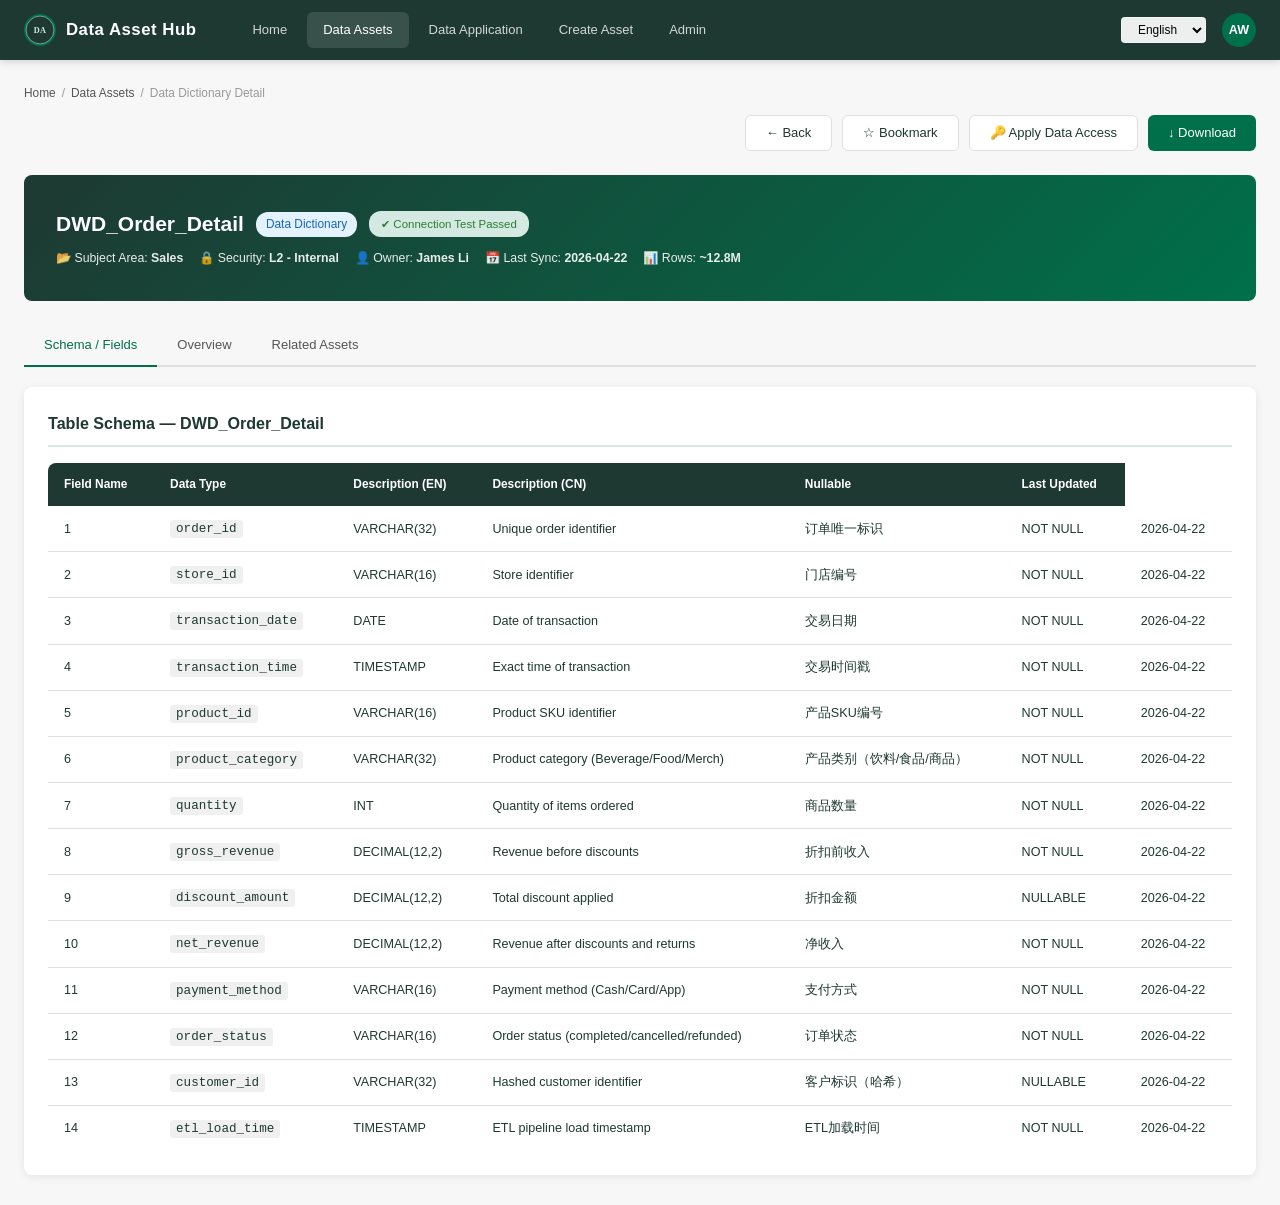
<file: detail-dictionary.html>
<!DOCTYPE html>
<html lang="en">
<head>
  <meta charset="UTF-8">
  <meta name="viewport" content="width=device-width, initial-scale=1.0">
  <title>Data Asset Hub - Data Dictionary Detail</title>
  <link rel="stylesheet" href="css/style.css">
  <style>
    .conn-check {
      display: inline-flex; align-items: center; gap: 6px;
      padding: 4px 12px; border-radius: 12px;
      font-size: 0.82rem; font-weight: 500;
    }
    .conn-check.pass { background: var(--sb-light-green); color: var(--sb-success); }
    .conn-check.fail { background: #FFEBEE; color: var(--sb-error); }
  </style>
</head>
<body>
  <div id="nav-placeholder"></div>

  <div class="page-wrapper">
    <div class="page-container">

      <!-- Breadcrumb & Actions -->
      <div class="page-header">
        <div class="breadcrumb">
          <a href="index.html" data-i18n="breadcrumb_home">Home</a> <span>/</span>
          <a href="shelf.html" data-i18n="breadcrumb_assets">Data Assets</a> <span>/</span>
          <span data-i18n="dict_bc">Data Dictionary Detail</span>
        </div>
        <div style="display:flex; gap:10px; margin-left:auto;">
          <button class="btn btn-secondary" data-i18n="btn_back" onclick="history.back()">← Back</button>
          <button class="btn btn-secondary" data-i18n="btn_bookmark" onclick="showToast('Added to bookmarks')">☆ Bookmark</button>
          <a href="apply-data.html?type=midplatform&table=dwd_order_detail&domain=Sales" class="btn btn-secondary" data-i18n="btn_apply_data_access">🔑 Apply Data Access</a>
          <button class="btn btn-primary" data-i18n="btn_download" onclick="showToast('Download started')">↓ Download</button>
        </div>
      </div>

      <!-- Detail Hero -->
      <div class="detail-hero">
        <div style="display:flex; align-items:center; gap:12px; margin-bottom:8px;">
          <h1 style="margin:0;">DWD_Order_Detail</h1>
          <span class="tag tag-blue" style="font-size:0.85rem;">Data Dictionary</span>
          <span class="conn-check pass" data-i18n="dict_conn_pass">✔ Connection Test Passed</span>
        </div>
        <div class="detail-meta">
          <span>📂 Subject Area: <strong>Sales</strong></span>
          <span>🔒 Security: <strong>L2 - Internal</strong></span>
          <span>👤 Owner: <strong>James Li</strong></span>
          <span>📅 Last Sync: <strong>2026-04-22</strong></span>
          <span>📊 Rows: <strong>~12.8M</strong></span>
        </div>
      </div>

      <!-- Tabs -->
      <div class="tabs">
        <div class="tab-item active" data-i18n="tab_schema" data-tab="tab-schema">Schema / Fields</div>
        <div class="tab-item" data-i18n="tab_overview" data-tab="tab-overview">Overview</div>
        <div class="tab-item" data-i18n="tab_related" data-tab="tab-related">Related Assets</div>
      </div>

      <!-- Tab: Schema -->
      <div id="tab-schema" class="tab-content active">
        <div class="detail-section">
            <h2 data-i18n="dict_schema_title">Table Schema — DWD_Order_Detail</h2>
          <div style="overflow-x:auto;">
            <table class="data-table">
              <thead>
                <tr>
                  <th data-i18n="th_field_name">Field Name</th>
                  <th data-i18n="th_data_type">Data Type</th>
                  <th data-i18n="th_desc_en">Description (EN)</th>
                  <th data-i18n="th_desc_cn">Description (CN)</th>
                  <th data-i18n="th_nullable">Nullable</th>
                  <th data-i18n="th_last_updated">Last Updated</th>
                </tr>
              </thead>
              <tbody>
                <tr>
                  <td>1</td>
                  <td><code style="background:#f0f0f0; padding:2px 6px; border-radius:3px;">order_id</code></td>
                  <td>VARCHAR(32)</td>
                  <td>Unique order identifier</td>
                  <td>订单唯一标识</td>
                  <td>NOT NULL</td>
                  <td>2026-04-22</td>
                </tr>
                <tr>
                  <td>2</td>
                  <td><code style="background:#f0f0f0; padding:2px 6px; border-radius:3px;">store_id</code></td>
                  <td>VARCHAR(16)</td>
                  <td>Store identifier</td>
                  <td>门店编号</td>
                  <td>NOT NULL</td>
                  <td>2026-04-22</td>
                </tr>
                <tr>
                  <td>3</td>
                  <td><code style="background:#f0f0f0; padding:2px 6px; border-radius:3px;">transaction_date</code></td>
                  <td>DATE</td>
                  <td>Date of transaction</td>
                  <td>交易日期</td>
                  <td>NOT NULL</td>
                  <td>2026-04-22</td>
                </tr>
                <tr>
                  <td>4</td>
                  <td><code style="background:#f0f0f0; padding:2px 6px; border-radius:3px;">transaction_time</code></td>
                  <td>TIMESTAMP</td>
                  <td>Exact time of transaction</td>
                  <td>交易时间戳</td>
                  <td>NOT NULL</td>
                  <td>2026-04-22</td>
                </tr>
                <tr>
                  <td>5</td>
                  <td><code style="background:#f0f0f0; padding:2px 6px; border-radius:3px;">product_id</code></td>
                  <td>VARCHAR(16)</td>
                  <td>Product SKU identifier</td>
                  <td>产品SKU编号</td>
                  <td>NOT NULL</td>
                  <td>2026-04-22</td>
                </tr>
                <tr>
                  <td>6</td>
                  <td><code style="background:#f0f0f0; padding:2px 6px; border-radius:3px;">product_category</code></td>
                  <td>VARCHAR(32)</td>
                  <td>Product category (Beverage/Food/Merch)</td>
                  <td>产品类别（饮料/食品/商品）</td>
                  <td>NOT NULL</td>
                  <td>2026-04-22</td>
                </tr>
                <tr>
                  <td>7</td>
                  <td><code style="background:#f0f0f0; padding:2px 6px; border-radius:3px;">quantity</code></td>
                  <td>INT</td>
                  <td>Quantity of items ordered</td>
                  <td>商品数量</td>
                  <td>NOT NULL</td>
                  <td>2026-04-22</td>
                </tr>
                <tr>
                  <td>8</td>
                  <td><code style="background:#f0f0f0; padding:2px 6px; border-radius:3px;">gross_revenue</code></td>
                  <td>DECIMAL(12,2)</td>
                  <td>Revenue before discounts</td>
                  <td>折扣前收入</td>
                  <td>NOT NULL</td>
                  <td>2026-04-22</td>
                </tr>
                <tr>
                  <td>9</td>
                  <td><code style="background:#f0f0f0; padding:2px 6px; border-radius:3px;">discount_amount</code></td>
                  <td>DECIMAL(12,2)</td>
                  <td>Total discount applied</td>
                  <td>折扣金额</td>
                  <td>NULLABLE</td>
                  <td>2026-04-22</td>
                </tr>
                <tr>
                  <td>10</td>
                  <td><code style="background:#f0f0f0; padding:2px 6px; border-radius:3px;">net_revenue</code></td>
                  <td>DECIMAL(12,2)</td>
                  <td>Revenue after discounts and returns</td>
                  <td>净收入</td>
                  <td>NOT NULL</td>
                  <td>2026-04-22</td>
                </tr>
                <tr>
                  <td>11</td>
                  <td><code style="background:#f0f0f0; padding:2px 6px; border-radius:3px;">payment_method</code></td>
                  <td>VARCHAR(16)</td>
                  <td>Payment method (Cash/Card/App)</td>
                  <td>支付方式</td>
                  <td>NOT NULL</td>
                  <td>2026-04-22</td>
                </tr>
                <tr>
                  <td>12</td>
                  <td><code style="background:#f0f0f0; padding:2px 6px; border-radius:3px;">order_status</code></td>
                  <td>VARCHAR(16)</td>
                  <td>Order status (completed/cancelled/refunded)</td>
                  <td>订单状态</td>
                  <td>NOT NULL</td>
                  <td>2026-04-22</td>
                </tr>
                <tr>
                  <td>13</td>
                  <td><code style="background:#f0f0f0; padding:2px 6px; border-radius:3px;">customer_id</code></td>
                  <td>VARCHAR(32)</td>
                  <td>Hashed customer identifier</td>
                  <td>客户标识（哈希）</td>
                  <td>NULLABLE</td>
                  <td>2026-04-22</td>
                </tr>
                <tr>
                  <td>14</td>
                  <td><code style="background:#f0f0f0; padding:2px 6px; border-radius:3px;">etl_load_time</code></td>
                  <td>TIMESTAMP</td>
                  <td>ETL pipeline load timestamp</td>
                  <td>ETL加载时间</td>
                  <td>NOT NULL</td>
                  <td>2026-04-22</td>
                </tr>
              </tbody>
            </table>
          </div>
        </div>
      </div>

      <!-- Tab: Overview -->
      <div id="tab-overview" class="tab-content">
        <div class="detail-section">
          <h2>Table Information</h2>
          <div class="detail-row">
            <div class="detail-label" data-i18n="dl_database">Database</div>
            <div class="detail-value">data_warehouse</div>
          </div>
          <div class="detail-row">
            <div class="detail-label">Schema</div>
            <div class="detail-value">dwd</div>
          </div>
          <div class="detail-row">
            <div class="detail-label" data-i18n="dl_table_name">Table Name</div>
            <div class="detail-value">dwd_order_detail</div>
          </div>
          <div class="detail-row">
            <div class="detail-label" data-i18n="dl_table_type">Table Type</div>
            <div class="detail-value" data-i18n="dl_partitioned">Partitioned Table (by transaction_date)</div>
          </div>
          <div class="detail-row">
            <div class="detail-label">Storage Format</div>
            <div class="detail-value">Parquet</div>
          </div>
          <div class="detail-row">
            <div class="detail-label">Approximate Rows</div>
            <div class="detail-value">~12,800,000</div>
          </div>
          <div class="detail-row">
            <div class="detail-label" data-i18n="dl_retention">Data Retention</div>
            <div class="detail-value" data-i18n="dl_retention_val">3 Years Rolling</div>
          </div>
          <div class="detail-row">
            <div class="detail-label" data-i18n="dl_refresh">Refresh Frequency</div>
            <div class="detail-value" data-i18n="dl_refresh_val">Daily (T+1), 06:00 AM CST</div>
          </div>
          <div class="detail-row">
            <div class="detail-label">Primary Key</div>
            <div class="detail-value">order_id</div>
          </div>
          <div class="detail-row">
            <div class="detail-label" data-i18n="dl_conn_status">Connection Status</div>
            <div class="detail-value"><span class="conn-check pass" data-i18n="dl_conn_ok">✔ Test Passed</span> Last checked: 2026-04-22 09:15</div>
          </div>
        </div>
      </div>

      <!-- Tab: Related Assets -->
      <div id="tab-related" class="tab-content">
        <div class="detail-section">
          <h2 data-i18n="sec_related">Related Assets</h2>
          <div class="grid-3">
            <div class="asset-card" onclick="location.href='detail-glossary.html'">
              <div class="ac-title">Sales Metrics</div>
              <div class="ac-tags" style="margin-top:8px;">
                <span class="tag tag-green">Glossary</span>
                <span class="tag tag-l3">L3</span>
              </div>
              <div class="ac-desc" style="margin-top:8px;">Sales KPI collection including Net Revenue and 4 other indicators</div>
            </div>
            <div class="asset-card" onclick="location.href='detail-dictionary.html'">
              <div class="ac-title">DIM_Store_Master</div>
              <div class="ac-tags" style="margin-top:8px;">
                <span class="tag tag-blue">Dictionary</span>
                <span class="tag tag-l3">L3</span>
              </div>
              <div class="ac-desc" style="margin-top:8px;">Joined via store_id</div>
            </div>
            <div class="asset-card" onclick="location.href='detail-document.html'">
              <div class="ac-title">Order Data Integration Guide</div>
              <div class="ac-tags" style="margin-top:8px;">
                <span class="tag tag-brown">Ref Doc</span>
                <span class="tag tag-l2">L2</span>
              </div>
              <div class="ac-desc" style="margin-top:8px;">ETL pipeline documentation</div>
            </div>
          </div>
        </div>
      </div>

    </div>
  </div>

  <script src="js/main.js"></script>
  <script>initNav('shelf');</script>
</body>
</html>
</file>
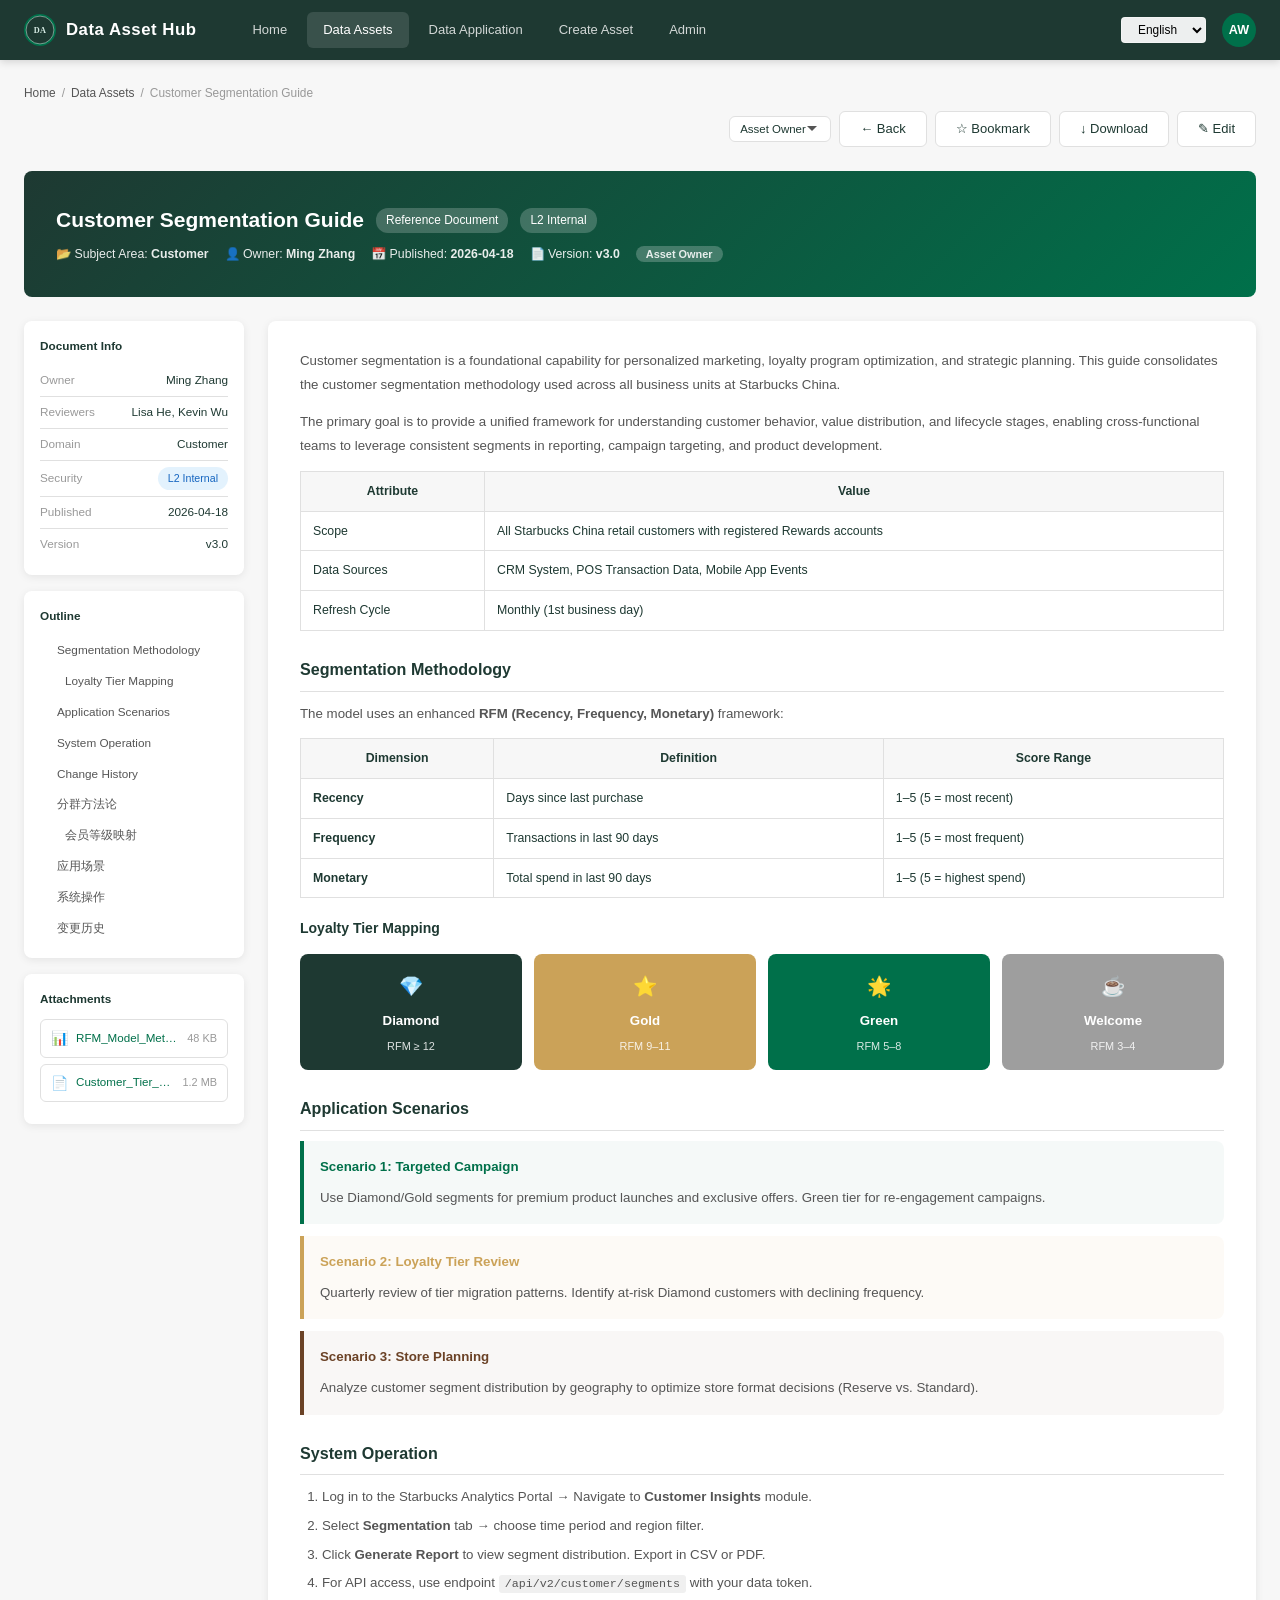
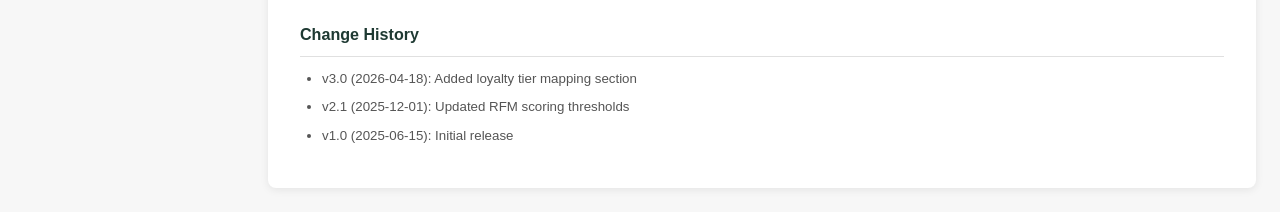
<file: detail-document.html>
﻿<!DOCTYPE html>
<html lang="en">
<head>
  <meta charset="UTF-8">
  <meta name="viewport" content="width=device-width, initial-scale=1.0">
  <title>Customer Segmentation Guide - Data Asset Hub</title>
  <link rel="stylesheet" href="css/style.css">
  <style>
    /* ===== Page layout ===== */
    .doc-outer { display: grid; grid-template-columns: 220px 1fr; gap: 24px; }
    @media (max-width: 800px) { .doc-outer { grid-template-columns: 1fr; } }

    /* ===== Sidebar ===== */
    .doc-sidebar { align-self: start; position: sticky; top: 80px; }
    .doc-sidebar .card { padding: 16px; }
    .doc-meta-row { display: flex; justify-content: space-between; align-items: center; padding: 6px 0; border-bottom: 1px solid var(--border-color); font-size: 0.84rem; }
    .doc-meta-row:last-child { border-bottom: none; }
    .doc-meta-label { color: var(--text-muted); }
    .doc-meta-value { color: var(--text-primary); font-weight: 500; text-align: right; }
    .toc-link { display: block; padding: 5px 10px 5px 14px; border-left: 3px solid transparent; color: var(--text-secondary); font-size: 0.84rem; text-decoration: none; border-radius: 0 4px 4px 0; transition: var(--transition); white-space: nowrap; overflow: hidden; text-overflow: ellipsis; }
    .toc-link:hover, .toc-link.active { border-left-color: var(--sb-green); color: var(--sb-green); background: rgba(0,112,74,0.04); }

    /* ===== Attachment items ===== */
    .att-item { display: flex; align-items: center; gap: 8px; padding: 7px 10px; border: 1px solid var(--border-color); border-radius: 6px; font-size: 0.83rem; margin-bottom: 6px; }
    .att-item a { color: var(--sb-green); font-weight: 500; text-decoration: none; flex: 1; min-width: 0; overflow: hidden; text-overflow: ellipsis; white-space: nowrap; }
    .att-item a:hover { text-decoration: underline; }
    .att-size { color: var(--text-muted); font-size: 0.78rem; flex-shrink: 0; }
    .att-del { background: none; border: none; cursor: pointer; color: #ccc; font-size: 0.85rem; padding: 0 2px; flex-shrink: 0; display: none; }
    .att-del:hover { color: var(--sb-cancel-pink); }
    body.edit-mode .att-del { display: inline; }

    /* ===== Editor toolbar ===== */
    .editor-bar {
      display: none; position: sticky; top: 64px; z-index: 300;
      background: var(--bg-white); border: 1px solid var(--border-color);
      border-radius: 8px; padding: 7px 14px; flex-wrap: wrap; gap: 3px;
      align-items: center; box-shadow: 0 2px 8px rgba(0,0,0,0.08); margin-bottom: 14px;
    }
    .editor-bar.visible { display: flex; }
    .tb { padding: 4px 8px; border: 1px solid transparent; border-radius: 4px; background: none; cursor: pointer; font-size: 0.84rem; color: var(--text-secondary); transition: var(--transition); line-height: 1.2; }
    .tb:hover { background: var(--bg-primary); border-color: var(--border-color); }
    .tb-sep { width: 1px; height: 18px; background: var(--border-color); margin: 0 3px; }

    /* ===== Editable main body ===== */
    .doc-body {
      min-height: 500px;
      outline: none;
      font-size: 0.95rem;
      line-height: 1.85;
      color: var(--text-primary);
    }
    body.edit-mode .doc-body {
      border: 1px dashed var(--border-color);
      border-radius: 4px;
      padding: 4px;
      background: rgba(0,112,74,0.015);
    }
    body.edit-mode .doc-body:focus {
      border-color: var(--sb-green);
      background: transparent;
      box-shadow: 0 0 0 3px rgba(0,112,74,0.07);
    }
    .doc-body h2 { font-size: 1.15rem; color: var(--sb-dark-green); margin: 24px 0 10px; padding-bottom: 6px; border-bottom: 1px solid var(--border-color); }
    .doc-body h3 { font-size: 1rem; color: var(--sb-dark-green); margin: 18px 0 8px; }
    .doc-body p { margin: 0 0 12px; color: var(--text-secondary); }
    .doc-body ul, .doc-body ol { padding-left: 22px; margin: 0 0 12px; color: var(--text-secondary); }
    .doc-body li { margin-bottom: 4px; }
    .doc-body table { border-collapse: collapse; width: 100%; margin: 12px 0; font-size: 0.88rem; }
    .doc-body table th { background: var(--bg-primary); font-weight: 600; }
    .doc-body table th, .doc-body table td { border: 1px solid var(--border-color); padding: 8px 12px; }
    .doc-body blockquote { border-left: 4px solid var(--sb-green); margin: 12px 0; padding: 10px 14px; background: rgba(0,112,74,0.04); color: var(--text-secondary); border-radius: 0 6px 6px 0; }
    .doc-body code { background: #f0f0f0; padding: 2px 6px; border-radius: 3px; font-size: 0.88em; }
    .doc-body img { max-width: 100%; border-radius: 6px; border: 1px solid var(--border-color); margin: 8px 0; display: block; }

    /* Inline dict card */
    .dict-card { display: flex; align-items: center; gap: 12px; padding: 10px 14px; background: var(--bg-primary); border: 1px solid var(--border-color); border-left: 4px solid var(--sb-green); border-radius: 6px; margin: 10px 0; font-size: 0.86rem; }
    .dict-card .dc-name { font-weight: 600; font-size: 0.9rem; }
    .dict-card .dc-meta { margin-top: 2px; color: var(--text-muted); font-size: 0.79rem; }
    .dict-card a { color: var(--sb-green); text-decoration: none; }
    .dict-card a:hover { text-decoration: underline; }

    /* tier cards */
    .tier-grid { display: grid; grid-template-columns: repeat(4,1fr); gap: 12px; margin: 12px 0; }
    @media(max-width:700px){ .tier-grid { grid-template-columns: repeat(2,1fr); } }
    .tier-card { border-radius: 8px; padding: 14px; text-align: center; color: #fff; }
    .tier-card .tier-icon { font-size: 1.4rem; margin-bottom: 4px; }
    .tier-card .tier-name { font-weight: 600; }
    .tier-card .tier-score { font-size: 0.78rem; opacity: 0.85; margin-top: 3px; }
    .scenario-block { padding: 14px 16px; border-left: 4px solid; border-radius: 0 8px 8px 0; margin-bottom: 12px; }

    /* Draft badge */
    .draft-badge { display: none; padding: 3px 10px; border-radius: 20px; font-size: 0.76rem; font-weight: 600; background: #FFF3CD; color: #856404; margin-left: 8px; }

    /* Dict picker modal */
    .dp-overlay { display: none; position: fixed; inset: 0; background: rgba(30,57,50,0.45); z-index: 3000; align-items: center; justify-content: center; }
    .dp-overlay.show { display: flex; }
    .dp-modal { background: #fff; border-radius: 12px; width: 540px; max-width: 95vw; max-height: 80vh; display: flex; flex-direction: column; box-shadow: 0 8px 40px rgba(0,0,0,0.18); }
    .dp-head { padding: 18px 20px 14px; border-bottom: 1px solid var(--border-color); display: flex; align-items: center; justify-content: space-between; }
    .dp-body { padding: 14px 18px; overflow-y: auto; flex: 1; }
    .dp-foot { padding: 12px 18px; border-top: 1px solid var(--border-color); display: flex; gap: 10px; justify-content: flex-end; }
    .dp-row { display: flex; align-items: center; gap: 12px; padding: 11px 13px; border: 1px solid var(--border-color); border-radius: 8px; margin-bottom: 8px; cursor: pointer; transition: var(--transition); }
    .dp-row:hover { border-color: var(--sb-green); background: rgba(0,112,74,0.03); }
    .dp-row.sel { border-color: var(--sb-green); background: rgba(0,112,74,0.06); }

    /* Publish confirm */
    .pub-overlay { display: none; position: fixed; inset: 0; background: rgba(30,57,50,0.45); z-index: 3100; align-items: center; justify-content: center; }
    .pub-overlay.show { display: flex; }
    .pub-box { background: #fff; border-radius: 12px; padding: 26px 26px 20px; width: 380px; box-shadow: 0 8px 40px rgba(0,0,0,0.18); }
  </style>
</head>
<body>
  <div id="nav-placeholder"></div>

  <div class="page-wrapper">
    <div class="page-container">

      <!-- Page header -->
      <div class="page-header" style="flex-wrap:wrap; row-gap:8px;">
        <div class="breadcrumb">
          <a href="index.html" data-i18n="breadcrumb_home">Home</a> <span>/</span>
          <a href="shelf.html" data-i18n="breadcrumb_assets">Data Assets</a> <span>/</span>
          <span data-i18n="doc_bc">Customer Segmentation Guide</span>
        </div>
        <div style="display:flex; gap:8px; align-items:center; margin-left:auto; flex-wrap:wrap;">
          <!-- Demo role switcher -->
          <select id="role-select" class="form-control" style="width:auto; padding:6px 24px 6px 10px; font-size:0.82rem;" onchange="applyRole(this.value)">
            <option value="viewer">Viewer</option>
            <option value="owner" selected>Asset Owner</option>
            <option value="office">Data Office</option>
          </select>
          <button class="btn btn-secondary" data-i18n="btn_back" onclick="history.back()">&#8592; Back</button>
          <button class="btn btn-secondary" id="btn-bookmark" data-i18n="btn_bookmark" onclick="showToast('Added to bookmarks')">&#9734; Bookmark</button>
          <button class="btn btn-secondary" id="btn-download" data-i18n="btn_download" onclick="showToast('Download started')">&#8595; Download</button>
          <button class="btn btn-secondary" id="btn-edit" onclick="enterEdit()">&#9998; Edit</button>
          <button class="btn btn-secondary" id="btn-cancel" style="display:none;" onclick="cancelEdit()">&#10005; Cancel</button>
          <button class="btn btn-secondary" id="btn-draft" style="display:none;" onclick="saveDraft()">&#128190; Save Draft</button>
          <button class="btn btn-primary"   id="btn-publish" style="display:none;" onclick="openPub()">&#128640; Publish</button>
        </div>
      </div>

      <!-- Document hero / title bar -->
      <div class="detail-hero">
        <div style="display:flex; align-items:center; gap:12px; margin-bottom:8px; flex-wrap:wrap;">
          <h1 style="margin:0;" data-en="Customer Segmentation Guide" data-cn="客户分群指南">Customer Segmentation Guide</h1>
          <span class="tag tag-brown" style="font-size:0.85rem; background:rgba(255,255,255,0.2); color:#fff; border:none;">Reference Document</span>
          <span class="tag tag-l2" style="font-size:0.85rem; background:rgba(255,255,255,0.2); color:#fff; border:none;">L2 Internal</span>
          <span id="draft-badge" class="draft-badge">&#9679; Draft</span>
        </div>
        <div class="detail-meta">
          <span>&#128194; Subject Area: <strong>Customer</strong></span>
          <span>&#128100; Owner: <strong>Ming Zhang</strong></span>
          <span>&#128197; Published: <strong id="pub-date">2026-04-18</strong></span>
          <span>&#128196; Version: <strong id="doc-ver">v3.0</strong></span>
          <span id="role-badge"></span>
        </div>
      </div>

      <!-- Edit mode info bar -->
      <div id="edit-bar" style="display:none; padding:8px 14px; background:rgba(245,166,35,0.08); border:1px solid var(--sb-gold); border-radius:8px; font-size:0.84rem; color:var(--sb-brown); margin-bottom:12px;">
        <strong>Editing Mode</strong> &#8212; Click the document body to type. Use the toolbar to format text, insert images, data assets, or attach files.
      </div>

      <!-- Toolbar -->
      <div class="editor-bar" id="toolbar">
        <button class="tb" onclick="fmt('bold')"><strong>B</strong></button>
        <button class="tb" onclick="fmt('italic')"><em>I</em></button>
        <button class="tb" onclick="fmt('underline')"><u>U</u></button>
        <div class="tb-sep"></div>
        <button class="tb" onclick="fmtBlock('h2')">H2</button>
        <button class="tb" onclick="fmtBlock('h3')">H3</button>
        <button class="tb" onclick="fmtBlock('p')">Para</button>
        <button class="tb" onclick="fmtBlock('blockquote')">&#10077; Quote</button>
        <div class="tb-sep"></div>
        <button class="tb" onclick="fmt('insertUnorderedList')">&#8226; List</button>
        <button class="tb" onclick="fmt('insertOrderedList')">1. List</button>
        <div class="tb-sep"></div>
        <button class="tb" onclick="document.getElementById('img-inp').click()">Image</button>
        <button class="tb" onclick="openDictPicker()">Data Asset</button>
        <button class="tb" onclick="document.getElementById('att-inp').click()">Attach</button>
        <div class="tb-sep"></div>
        <button class="tb" onclick="fmt('removeFormat')">Clear</button>
        <input type="file" id="img-inp" accept="image/*" style="display:none;" onchange="doInsertImage(this)">
        <input type="file" id="att-inp" style="display:none;" onchange="doAttach(this)">
      </div>

      <!-- Two-column: sidebar + document body -->
      <div class="doc-outer">

        <!-- Sidebar -->
        <aside class="doc-sidebar">
          <!-- Document metadata -->
          <div class="card" style="margin-bottom:16px;">
            <div style="font-size:0.84rem; font-weight:700; color:var(--sb-dark-green); margin-bottom:10px;" data-i18n="doc_document_info">Document Info</div>
            <div class="doc-meta-row"><span class="doc-meta-label" data-i18n="doc_meta_owner">Owner</span><span class="doc-meta-value">Ming Zhang</span></div>
            <div class="doc-meta-row"><span class="doc-meta-label" data-i18n="doc_meta_reviewers">Reviewers</span><span class="doc-meta-value">Lisa He, Kevin Wu</span></div>
            <div class="doc-meta-row"><span class="doc-meta-label" data-i18n="doc_meta_domain">Domain</span><span class="doc-meta-value">Customer</span></div>
            <div class="doc-meta-row"><span class="doc-meta-label" data-i18n="doc_meta_security">Security</span><span class="doc-meta-value"><span class="tag tag-l2" style="font-size:0.76rem;">L2 Internal</span></span></div>
            <div class="doc-meta-row"><span class="doc-meta-label" data-i18n="doc_meta_published">Published</span><span class="doc-meta-value" id="sb-pub-date">2026-04-18</span></div>
            <div class="doc-meta-row"><span class="doc-meta-label" data-i18n="doc_meta_version">Version</span><span class="doc-meta-value" id="sb-ver">v3.0</span></div>
          </div>

          <!-- Outline (auto-built from h2/h3 in doc body) -->
          <div class="card" style="margin-bottom:16px;">
            <div style="font-size:0.84rem; font-weight:700; color:var(--sb-dark-green); margin-bottom:10px;" data-i18n="doc_outline">Outline</div>
            <nav id="outline-nav" style="display:flex; flex-direction:column; gap:2px;">
              <!-- built by JS -->
            </nav>
          </div>

          <!-- Attachments -->
          <div class="card">
            <div style="font-size:0.84rem; font-weight:700; color:var(--sb-dark-green); margin-bottom:10px;" data-i18n="doc_attachments">Attachments</div>
            <div id="att-list">
              <div class="att-item" data-id="att-1">
                <span style="font-size:1rem;">&#128202;</span>
                <a href="#" onclick="fakeDownload(event,'RFM_Model_Methodology_v2.xlsx')">RFM_Model_Methodology_v2.xlsx</a>
                <span class="att-size">48 KB</span>
                <button class="att-del" onclick="delAtt('att-1')" title="Remove">&#10005;</button>
              </div>
              <div class="att-item" data-id="att-2">
                <span style="font-size:1rem;">&#128196;</span>
                <a href="#" onclick="fakeDownload(event,'Customer_Tier_Definitions_2026.pdf')">Customer_Tier_Definitions_2026.pdf</a>
                <span class="att-size">1.2 MB</span>
                <button class="att-del" onclick="delAtt('att-2')" title="Remove">&#10005;</button>
              </div>
            </div>
            <div id="att-add-btn" style="display:none; margin-top:8px;">
              <button class="btn btn-secondary" style="width:100%; font-size:0.82rem; padding:6px 10px;" onclick="document.getElementById('att-inp').click()">+ Attach File</button>
            </div>
          </div>
        </aside>

        <!-- Document main body -->
        <div style="background:var(--bg-white); border-radius:var(--border-radius); box-shadow:var(--shadow-card); padding:28px 32px;">
          <div id="doc-body" class="doc-body" contenteditable="false" spellcheck="false" oninput="rebuildOutline()">

            <div class="i18n-en">
            <p>Customer segmentation is a foundational capability for personalized marketing, loyalty program optimization, and strategic planning. This guide consolidates the customer segmentation methodology used across all business units at Starbucks China.</p>
            <p>The primary goal is to provide a unified framework for understanding customer behavior, value distribution, and lifecycle stages, enabling cross-functional teams to leverage consistent segments in reporting, campaign targeting, and product development.</p>

            <table>
              <thead><tr><th>Attribute</th><th>Value</th></tr></thead>
              <tbody>
                <tr><td>Scope</td><td>All Starbucks China retail customers with registered Rewards accounts</td></tr>
                <tr><td>Data Sources</td><td>CRM System, POS Transaction Data, Mobile App Events</td></tr>
                <tr><td>Refresh Cycle</td><td>Monthly (1st business day)</td></tr>
              </tbody>
            </table>

            <h2 id="sec-method">Segmentation Methodology</h2>
            <p>The model uses an enhanced <strong>RFM (Recency, Frequency, Monetary)</strong> framework:</p>
            <table>
              <thead><tr><th>Dimension</th><th>Definition</th><th>Score Range</th></tr></thead>
              <tbody>
                <tr><td><strong>Recency</strong></td><td>Days since last purchase</td><td>1&#8211;5 (5 = most recent)</td></tr>
                <tr><td><strong>Frequency</strong></td><td>Transactions in last 90 days</td><td>1&#8211;5 (5 = most frequent)</td></tr>
                <tr><td><strong>Monetary</strong></td><td>Total spend in last 90 days</td><td>1&#8211;5 (5 = highest spend)</td></tr>
              </tbody>
            </table>

            <h3>Loyalty Tier Mapping</h3>
            <div class="tier-grid" contenteditable="false">
              <div class="tier-card" style="background:var(--sb-dark-green);">
                <div class="tier-icon">&#128142;</div>
                <div class="tier-name">Diamond</div>
                <div class="tier-score">RFM &#8805; 12</div>
              </div>
              <div class="tier-card" style="background:var(--sb-gold);">
                <div class="tier-icon">&#11088;</div>
                <div class="tier-name">Gold</div>
                <div class="tier-score">RFM 9&#8211;11</div>
              </div>
              <div class="tier-card" style="background:var(--sb-green);">
                <div class="tier-icon">&#127775;</div>
                <div class="tier-name">Green</div>
                <div class="tier-score">RFM 5&#8211;8</div>
              </div>
              <div class="tier-card" style="background:#9e9e9e;">
                <div class="tier-icon">&#9749;</div>
                <div class="tier-name">Welcome</div>
                <div class="tier-score">RFM 3&#8211;4</div>
              </div>
            </div>

            <h2 id="sec-scenarios">Application Scenarios</h2>
            <div class="scenario-block" style="border-left-color:var(--sb-green); background:rgba(0,112,74,0.04);">
              <strong style="color:var(--sb-green);">Scenario 1: Targeted Campaign</strong>
              <p style="margin:6px 0 0;">Use Diamond/Gold segments for premium product launches and exclusive offers. Green tier for re-engagement campaigns.</p>
            </div>
            <div class="scenario-block" style="border-left-color:var(--sb-gold); background:rgba(203,162,88,0.05);">
              <strong style="color:var(--sb-gold);">Scenario 2: Loyalty Tier Review</strong>
              <p style="margin:6px 0 0;">Quarterly review of tier migration patterns. Identify at-risk Diamond customers with declining frequency.</p>
            </div>
            <div class="scenario-block" style="border-left-color:var(--sb-brown); background:rgba(107,66,38,0.04);">
              <strong style="color:var(--sb-brown);">Scenario 3: Store Planning</strong>
              <p style="margin:6px 0 0;">Analyze customer segment distribution by geography to optimize store format decisions (Reserve vs. Standard).</p>
            </div>

            <h2 id="sec-ops">System Operation</h2>
            <ol>
              <li>Log in to the Starbucks Analytics Portal &#8594; Navigate to <strong>Customer Insights</strong> module.</li>
              <li>Select <strong>Segmentation</strong> tab &#8594; choose time period and region filter.</li>
              <li>Click <strong>Generate Report</strong> to view segment distribution. Export in CSV or PDF.</li>
              <li>For API access, use endpoint <code>/api/v2/customer/segments</code> with your data token.</li>
            </ol>

            <h2 id="sec-change">Change History</h2>
            <ul id="change-list">
              <li>v3.0 (2026-04-18): Added loyalty tier mapping section</li>
              <li>v2.1 (2025-12-01): Updated RFM scoring thresholds</li>
              <li>v1.0 (2025-06-15): Initial release</li>
            </ul>
            </div><!-- /.i18n-en -->

            <div class="i18n-cn">
            <p>客户分群是个性化营销、会员计划优化和战略规划的基础能力。本指南汇总了星巴克中国各业务部门统一采用的客户分群方法论。</p>
            <p>主要目标是建立一套统一框架，用于理解客户行为、价值分布和生命周期阶段，使跨职能团队能够在报表分析、营销活动定向和产品研发中使用一致的分群结果。</p>

            <table>
              <thead><tr><th>属性</th><th>内容</th></tr></thead>
              <tbody>
                <tr><td>适用范围</td><td>所有已注册星享俱乐部会员的星巴克中国零售客户</td></tr>
                <tr><td>数据来源</td><td>CRM 系统、POS 交易数据、移动应用行为事件</td></tr>
                <tr><td>更新周期</td><td>每月（第 1 个工作日）</td></tr>
              </tbody>
            </table>

            <h2 id="sec-method-cn">分群方法论</h2>
            <p>本模型采用增强版 <strong>RFM（近度、频度、货值）</strong>框架：</p>
            <table>
              <thead><tr><th>维度</th><th>定义</th><th>分值范围</th></tr></thead>
              <tbody>
                <tr><td><strong>近度（Recency）</strong></td><td>距最近一次消费的天数</td><td>1&#8211;5（5 = 最近）</td></tr>
                <tr><td><strong>频度（Frequency）</strong></td><td>近 90 天内交易笔数</td><td>1&#8211;5（5 = 最频繁）</td></tr>
                <tr><td><strong>货值（Monetary）</strong></td><td>近 90 天内消费总额</td><td>1&#8211;5（5 = 消费最高）</td></tr>
              </tbody>
            </table>

            <h3>会员等级映射</h3>
            <div class="tier-grid" contenteditable="false">
              <div class="tier-card" style="background:var(--sb-dark-green);">
                <div class="tier-icon">&#128142;</div>
                <div class="tier-name">钻石级</div>
                <div class="tier-score">RFM &#8805; 12</div>
              </div>
              <div class="tier-card" style="background:var(--sb-gold);">
                <div class="tier-icon">&#11088;</div>
                <div class="tier-name">黄金级</div>
                <div class="tier-score">RFM 9&#8211;11</div>
              </div>
              <div class="tier-card" style="background:var(--sb-green);">
                <div class="tier-icon">&#127775;</div>
                <div class="tier-name">绿星级</div>
                <div class="tier-score">RFM 5&#8211;8</div>
              </div>
              <div class="tier-card" style="background:#9e9e9e;">
                <div class="tier-icon">&#9749;</div>
                <div class="tier-name">新星级</div>
                <div class="tier-score">RFM 3&#8211;4</div>
              </div>
            </div>

            <h2 id="sec-scenarios-cn">应用场景</h2>
            <div class="scenario-block" style="border-left-color:var(--sb-green); background:rgba(0,112,74,0.04);">
              <strong style="color:var(--sb-green);">场景一：精准营销活动</strong>
              <p style="margin:6px 0 0;">钻石级 / 黄金级会员用于高端新品发布及专属优惠活动；绿星级用于再激活营销活动。</p>
            </div>
            <div class="scenario-block" style="border-left-color:var(--sb-gold); background:rgba(203,162,88,0.05);">
              <strong style="color:var(--sb-gold);">场景二：会员等级季度审核</strong>
              <p style="margin:6px 0 0;">季度审核等级迁移规律，识别消费频次下滑的高风险钻石会员，及时发起挽留策略。</p>
            </div>
            <div class="scenario-block" style="border-left-color:var(--sb-brown); background:rgba(107,66,38,0.04);">
              <strong style="color:var(--sb-brown);">场景三：门店选址规划</strong>
              <p style="margin:6px 0 0;">按地域分析客户分群分布，为门店类型决策（尊享店 vs 标准店）提供数据支撑。</p>
            </div>

            <h2 id="sec-ops-cn">系统操作</h2>
            <ol>
              <li>登录星巴克分析门户 &#8594; 导航至<strong>客户洞察</strong>模块。</li>
              <li>选择<strong>分群</strong>标签页 &#8594; 选择时间范围与地区筛选条件。</li>
              <li>点击<strong>生成报告</strong>查看分群分布，可导出为 CSV 或 PDF 格式。</li>
              <li>如需 API 访问，请使用接口 <code>/api/v2/customer/segments</code>，并携带您的数据令牌。</li>
            </ol>

            <h2 id="sec-change-cn">变更历史</h2>
            <ul>
              <li>v3.0（2026-04-18）：新增会员等级映射章节</li>
              <li>v2.1（2025-12-01）：更新 RFM 评分阈值</li>
              <li>v1.0（2025-06-15）：首次发布</li>
            </ul>
            </div><!-- /.i18n-cn -->

          </div>
        </div>

      </div>
    </div>
  </div>

  <!-- Data Dict Picker -->
  <div class="dp-overlay" id="dpModal" onclick="if(event.target===this)closeDictPicker()">
    <div class="dp-modal">
      <div class="dp-head">
        <div>
          <div style="font-size:1rem; font-weight:700; color:var(--sb-dark-green);">Insert Data Asset</div>
          <div style="font-size:0.82rem; color:var(--text-muted); margin-top:2px;">Select an approved data asset to embed as an inline card at the cursor position</div>
        </div>
        <button onclick="closeDictPicker()" style="background:none; border:none; font-size:1.2rem; cursor:pointer; color:var(--text-muted);">&#10005;</button>
      </div>
      <div class="dp-body">
        <div class="dp-row" id="dopt-1" onclick="selDict('dopt-1')">
          <span style="font-size:1.2rem; flex-shrink:0;">&#128218;</span>
          <div style="flex:1;">
            <div style="font-weight:600; font-size:0.9rem;">DWD_Order_Detail</div>
            <div style="margin-top:3px;">
              <span class="tag tag-blue" style="font-size:0.74rem;">Dictionary</span>
              <span class="tag tag-l2" style="font-size:0.74rem; margin-left:4px;">L2</span>
              <span class="tag tag-brown" style="font-size:0.74rem; margin-left:4px;">Sales</span>
            </div>
            <div style="font-size:0.79rem; color:var(--text-muted); margin-top:2px;">Order detail table &#8212; Owner: James Li</div>
          </div>
          <span style="font-size:0.78rem; color:var(--sb-green); font-weight:600; flex-shrink:0;">&#10004; Approved</span>
        </div>
        <div class="dp-row" id="dopt-2" onclick="selDict('dopt-2')">
          <span style="font-size:1.2rem; flex-shrink:0;">&#128218;</span>
          <div style="flex:1;">
            <div style="font-weight:600; font-size:0.9rem;">DIM_Store_Master</div>
            <div style="margin-top:3px;">
              <span class="tag tag-blue" style="font-size:0.74rem;">Dictionary</span>
              <span class="tag tag-l3" style="font-size:0.74rem; margin-left:4px;">L3</span>
              <span class="tag tag-green" style="font-size:0.74rem; margin-left:4px;">Supply Chain</span>
            </div>
            <div style="font-size:0.79rem; color:var(--text-muted); margin-top:2px;">Store dimension table &#8212; Owner: David Liu</div>
          </div>
          <span style="font-size:0.78rem; color:var(--sb-green); font-weight:600; flex-shrink:0;">&#10004; Approved</span>
        </div>
        <div class="dp-row" id="dopt-3" onclick="selDict('dopt-3')">
          <span style="font-size:1.2rem; flex-shrink:0;">&#128218;</span>
          <div style="flex:1;">
            <div style="font-weight:600; font-size:0.9rem;">&#22825;&#27668;&#20449;&#24687;&#25968;&#25454;</div>
            <div style="margin-top:3px;">
              <span class="tag tag-blue" style="font-size:0.74rem;">Dictionary</span>
              <span class="tag tag-l2" style="font-size:0.74rem; margin-left:4px;">L2</span>
              <span class="tag tag-gold" style="font-size:0.74rem; margin-left:4px;">External Data</span>
            </div>
            <div style="font-size:0.79rem; color:var(--text-muted); margin-top:2px;">Weather data by city &#8212; Owner: Tony Zhang</div>
          </div>
          <span style="font-size:0.78rem; color:var(--sb-green); font-weight:600; flex-shrink:0;">&#10004; Approved</span>
        </div>
        <div class="dp-row" id="dopt-4" onclick="selDict('dopt-4')">
          <span style="font-size:1.2rem; flex-shrink:0;">&#128216;</span>
          <div style="flex:1;">
            <div style="font-weight:600; font-size:0.9rem;">Sales Metrics Glossary</div>
            <div style="margin-top:3px;">
              <span class="tag tag-green" style="font-size:0.74rem;">Glossary</span>
              <span class="tag tag-l3" style="font-size:0.74rem; margin-left:4px;">L3</span>
              <span class="tag tag-brown" style="font-size:0.74rem; margin-left:4px;">Sales</span>
            </div>
            <div style="font-size:0.79rem; color:var(--text-muted); margin-top:2px;">18 sales KPI definitions &#8212; Owner: Sarah Chen</div>
          </div>
          <span style="font-size:0.78rem; color:var(--sb-green); font-weight:600; flex-shrink:0;">&#10004; Approved</span>
        </div>
        <div class="dp-row" id="dopt-5" onclick="selDict('dopt-5')">
          <span style="font-size:1.2rem; flex-shrink:0;">&#128216;</span>
          <div style="flex:1;">
            <div style="font-weight:600; font-size:0.9rem;">Finance Metrics Glossary</div>
            <div style="margin-top:3px;">
              <span class="tag tag-green" style="font-size:0.74rem;">Glossary</span>
              <span class="tag tag-l3" style="font-size:0.74rem; margin-left:4px;">L3</span>
              <span class="tag tag-gold" style="font-size:0.74rem; margin-left:4px;">Finance</span>
            </div>
            <div style="font-size:0.79rem; color:var(--text-muted); margin-top:2px;">Finance KPI definitions &#8212; Owner: Lily Wang</div>
          </div>
          <span style="font-size:0.78rem; color:var(--sb-green); font-weight:600; flex-shrink:0;">&#10004; Approved</span>
        </div>
        <div class="dp-row" id="dopt-6" onclick="selDict('dopt-6')">
          <span style="font-size:1.2rem; flex-shrink:0;">&#128196;</span>
          <div style="flex:1;">
            <div style="font-weight:600; font-size:0.9rem;">Customer Segmentation Guide</div>
            <div style="margin-top:3px;">
              <span class="tag tag-brown" style="font-size:0.74rem;">Ref Doc</span>
              <span class="tag tag-l2" style="font-size:0.74rem; margin-left:4px;">L2</span>
              <span class="tag tag-green" style="font-size:0.74rem; margin-left:4px;">Customer</span>
            </div>
            <div style="font-size:0.79rem; color:var(--text-muted); margin-top:2px;">Customer segmentation methodology &#8212; Owner: Ming Zhang</div>
          </div>
          <span style="font-size:0.78rem; color:var(--sb-green); font-weight:600; flex-shrink:0;">&#10004; Approved</span>
        </div>
        <div class="dp-row" id="dopt-7" onclick="selDict('dopt-7')">
          <span style="font-size:1.2rem; flex-shrink:0;">&#128196;</span>
          <div style="flex:1;">
            <div style="font-weight:600; font-size:0.9rem;">Data Governance Policy v2</div>
            <div style="margin-top:3px;">
              <span class="tag tag-brown" style="font-size:0.74rem;">Ref Doc</span>
              <span class="tag tag-l2" style="font-size:0.74rem; margin-left:4px;">L2</span>
              <span class="tag" style="font-size:0.74rem; margin-left:4px; background:var(--bg-primary); color:var(--text-secondary);">Public</span>
            </div>
            <div style="font-size:0.79rem; color:var(--text-muted); margin-top:2px;">Enterprise data governance standards &#8212; Owner: Data Office</div>
          </div>
          <span style="font-size:0.78rem; color:var(--sb-green); font-weight:600; flex-shrink:0;">&#10004; Approved</span>
        </div>
      </div>
      <div class="dp-foot">
        <button class="btn btn-cancel" onclick="closeDictPicker()">Cancel</button>
        <button class="btn btn-primary" onclick="confirmInsertDict()">Insert</button>
      </div>
    </div>
  </div>

  <!-- Publish confirm -->
  <div class="pub-overlay" id="pubModal" onclick="if(event.target===this)closePub()">
    <div class="pub-box">
      <h3 style="margin:0 0 8px; color:var(--sb-dark-green);">Publish Document?</h3>
      <p style="color:var(--text-secondary); font-size:0.88rem; margin-bottom:14px;">This will create a new version and notify stakeholders.</p>
      <div class="form-group" style="margin-bottom:14px;">
        <label style="font-size:0.84rem; font-weight:600; display:block; margin-bottom:4px;">Version Notes</label>
        <textarea class="form-control" id="ver-notes" rows="3" placeholder="What changed in this version?"></textarea>
      </div>
      <div style="display:flex; gap:10px; justify-content:flex-end;">
        <button class="btn btn-cancel" onclick="closePub()">Cancel</button>
        <button class="btn btn-primary" onclick="confirmPublish()">Confirm Publish</button>
      </div>
    </div>
  </div>

  <script src="js/main.js"></script>
  <script>
    initNav('shelf');

    let savedSnap = null;
    let selDictId = null;
    let savedRange = null;
    let attCnt = 10;

    /* ===== Role ===== */
    function applyRole(r) {
      const canEdit = (r === 'owner' || r === 'office');
      document.getElementById('btn-edit').style.display = canEdit ? '' : 'none';
      if (!canEdit && document.body.classList.contains('edit-mode')) cancelEdit();
      const b = document.getElementById('role-badge');
      if (r === 'owner') b.innerHTML = '<span style="padding:2px 10px; border-radius:20px; font-size:0.78rem; font-weight:600; background:rgba(255,255,255,0.25); color:#fff;">Asset Owner</span>';
      else if (r === 'office') b.innerHTML = '<span style="padding:2px 10px; border-radius:20px; font-size:0.78rem; font-weight:600; background:rgba(255,255,255,0.25); color:#fff;">Data Office</span>';
      else b.innerHTML = '<span style="padding:2px 10px; border-radius:20px; font-size:0.78rem; font-weight:600; background:rgba(255,255,255,0.15); color:rgba(255,255,255,0.8);">Viewer</span>';
    }
    applyRole('owner');

    /* ===== Edit mode ===== */
    function enterEdit() {
      savedSnap = document.getElementById('doc-body').innerHTML;
      const body = document.getElementById('doc-body');
      body.setAttribute('contenteditable', 'true');
      body.focus();
      document.getElementById('toolbar').classList.add('visible');
      document.getElementById('edit-bar').style.display = '';
      document.getElementById('att-add-btn').style.display = '';
      document.getElementById('btn-edit').style.display = 'none';
      document.getElementById('btn-cancel').style.display = '';
      document.getElementById('btn-draft').style.display = '';
      document.getElementById('btn-publish').style.display = '';
      document.getElementById('btn-download').style.display = 'none';
      document.body.classList.add('edit-mode');
    }

    function cancelEdit() {
      document.getElementById('doc-body').innerHTML = savedSnap;
      exitEditUI();
      document.getElementById('draft-badge').style.display = 'none';
      rebuildOutline();
    }

    function exitEditUI() {
      document.getElementById('doc-body').setAttribute('contenteditable', 'false');
      document.getElementById('toolbar').classList.remove('visible');
      document.getElementById('edit-bar').style.display = 'none';
      document.getElementById('att-add-btn').style.display = 'none';
      document.getElementById('btn-edit').style.display = '';
      document.getElementById('btn-cancel').style.display = 'none';
      document.getElementById('btn-draft').style.display = 'none';
      document.getElementById('btn-publish').style.display = 'none';
      document.getElementById('btn-download').style.display = '';
      document.body.classList.remove('edit-mode');
    }

    function saveDraft() {
      document.getElementById('draft-badge').style.display = '';
      showToast('Draft saved');
    }

    /* ===== Publish ===== */
    function openPub() { document.getElementById('pubModal').classList.add('show'); }
    function closePub() { document.getElementById('pubModal').classList.remove('show'); }
    function confirmPublish() {
      const notes = document.getElementById('ver-notes').value.trim() || 'Minor update';
      const verEl = document.getElementById('doc-ver');
      const sbVer = document.getElementById('sb-ver');
      const cur = verEl.textContent;
      const m = cur.match(/v(\d+)\.(\d+)/);
      const nv = m ? `v${m[1]}.${parseInt(m[2])+1}` : cur;
      verEl.textContent = nv;
      sbVer.textContent = nv;
      const today = new Date().toISOString().slice(0,10);
      document.getElementById('pub-date').textContent = today;
      document.getElementById('sb-pub-date').textContent = today;
      const cl = document.getElementById('change-list');
      if (cl) { const li = document.createElement('li'); li.textContent = `${nv} (${today}): ${notes}`; cl.insertBefore(li, cl.firstChild); }
      closePub();
      exitEditUI();
      document.getElementById('draft-badge').style.display = 'none';
      showToast(`Published as ${nv}`);
    }

    /* ===== Formatting ===== */
    function fmt(cmd) { document.execCommand(cmd, false, null); }
    function fmtBlock(tag) { document.execCommand('formatBlock', false, tag); }

    /* ===== Insert image ===== */
    function doInsertImage(inp) {
      const f = inp.files[0]; if (!f) return;
      const reader = new FileReader();
      reader.onload = e => {
        const img = `<img src="${e.target.result}" alt="${f.name}" style="max-width:100%; border-radius:6px; border:1px solid var(--border-color); margin:8px 0;">`;
        document.execCommand('insertHTML', false, img);
        showToast('Image inserted');
      };
      reader.readAsDataURL(f);
      inp.value = '';
    }

    /* ===== Dict picker ===== */
    const DICTS = {
      'dopt-1': { name:'DWD_Order_Detail',       type:'Dictionary', lv:'L2', tc:'tag-l2', ty:'tag-blue', domain:'Sales',        owner:'James Li',   href:'detail-dictionary.html' },
      'dopt-2': { name:'DIM_Store_Master',        type:'Dictionary', lv:'L3', tc:'tag-l3', ty:'tag-blue', domain:'Supply Chain',  owner:'David Liu',  href:'detail-dictionary.html' },
      'dopt-3': { name:'\u5929\u6c14\u4fe1\u606f\u6570\u636e',        type:'Dictionary', lv:'L2', tc:'tag-l2', ty:'tag-blue', domain:'External Data',owner:'Tony Zhang', href:'detail-dictionary.html' },
      'dopt-4': { name:'Sales Metrics Glossary',      type:'Glossary', lv:'L3', tc:'tag-l3', ty:'tag-green', domain:'Sales',    owner:'Sarah Chen',  href:'detail-glossary.html' },
      'dopt-5': { name:'Finance Metrics Glossary',    type:'Glossary', lv:'L3', tc:'tag-l3', ty:'tag-green', domain:'Finance',  owner:'Lily Wang',   href:'detail-glossary.html' },
      'dopt-6': { name:'Customer Segmentation Guide', type:'Ref Doc',  lv:'L2', tc:'tag-l2', ty:'tag-brown', domain:'Customer', owner:'Ming Zhang',  href:'detail-document.html' },
      'dopt-7': { name:'Data Governance Policy v2',   type:'Ref Doc',  lv:'L2', tc:'tag-l2', ty:'tag-brown', domain:'Public',   owner:'Data Office', href:'detail-policy.html' },
    };

    function openDictPicker() {
      const sel = window.getSelection();
      savedRange = (sel && sel.rangeCount > 0) ? sel.getRangeAt(0).cloneRange() : null;
      selDictId = null;
      document.querySelectorAll('.dp-row').forEach(r => r.classList.remove('sel'));
      document.getElementById('dpModal').classList.add('show');
    }
    function closeDictPicker() { document.getElementById('dpModal').classList.remove('show'); }
    function selDict(id) {
      document.querySelectorAll('.dp-row').forEach(r => r.classList.remove('sel'));
      document.getElementById(id).classList.add('sel');
      selDictId = id;
    }
    function confirmInsertDict() {
      if (!selDictId) { showToast('Please select an asset first'); return; }
      const d = DICTS[selDictId];
      const card = `<div class="dict-card" contenteditable="false"><span style="font-size:1.1rem;">&#128218;</span><div><div class="dc-name"><a href="${d.href}">${d.name}</a></div><div class="dc-meta"><span class="tag ${d.ty}" style="font-size:0.74rem;">${d.type}</span> <span class="tag ${d.tc}" style="font-size:0.74rem;">${d.lv}</span> &nbsp;${d.domain} &nbsp;${d.owner}</div></div><span style="margin-left:auto; font-size:0.78rem; color:var(--sb-green); font-weight:600; flex-shrink:0;">&#10004; Approved</span></div>`;
      if (savedRange) {
        const sel = window.getSelection(); sel.removeAllRanges(); sel.addRange(savedRange);
        document.execCommand('insertHTML', false, card);
      } else {
        document.getElementById('doc-body').insertAdjacentHTML('beforeend', card);
      }
      closeDictPicker();
      showToast(`Inserted: ${d.name}`);
    }

    /* ===== Attachments ===== */
    function doAttach(inp) {
      const f = inp.files[0]; if (!f) return;
      const reader = new FileReader();
      reader.onload = e => {
        const id = `att-${attCnt++}`;
        const ext = f.name.split('.').pop().toUpperCase();
        const icons = {PDF:'&#128196;',XLSX:'&#128202;',XLS:'&#128202;',DOC:'&#128196;',DOCX:'&#128196;',PNG:'&#128247;',JPG:'&#128247;',JPEG:'&#128247;',ZIP:'&#128230;'};
        const icon = icons[ext] || '&#128206;';
        const sz = f.size > 1048576 ? (f.size/1048576).toFixed(1)+' MB' : Math.round(f.size/1024)+' KB';
        const div = document.createElement('div');
        div.className = 'att-item'; div.setAttribute('data-id', id);
        div.innerHTML = `<span style="font-size:1rem;">${icon}</span><a href="${e.target.result}" download="${f.name}">${f.name}</a><span class="att-size">${sz}</span><button class="att-del" onclick="delAtt('${id}')" title="Remove">&#10005;</button>`;
        document.getElementById('att-list').appendChild(div);
        showToast(`Attached: ${f.name}`);
      };
      reader.readAsDataURL(f);
      inp.value = '';
    }
    function delAtt(id) {
      const el = document.querySelector(`[data-id="${id}"]`);
      if (el) { el.remove(); showToast('Attachment removed'); }
    }
    function fakeDownload(e, name) { e.preventDefault(); showToast(`Downloading: ${name}`); }

    /* ===== Outline builder ===== */
    function rebuildOutline() {
      const nav = document.getElementById('outline-nav');
      const headings = document.querySelectorAll('#doc-body h2, #doc-body h3');
      nav.innerHTML = '';
      headings.forEach((h, i) => {
        if (!h.id) h.id = 'hs-' + i;
        const a = document.createElement('a');
        a.className = 'toc-link';
        a.href = '#' + h.id;
        a.style.paddingLeft = h.tagName === 'H3' ? '22px' : '14px';
        a.textContent = h.textContent;
        a.onclick = e => { e.preventDefault(); h.scrollIntoView({behavior:'smooth'}); };
        nav.appendChild(a);
      });
    }
    rebuildOutline();
  </script>
</body>
</html>
</file>
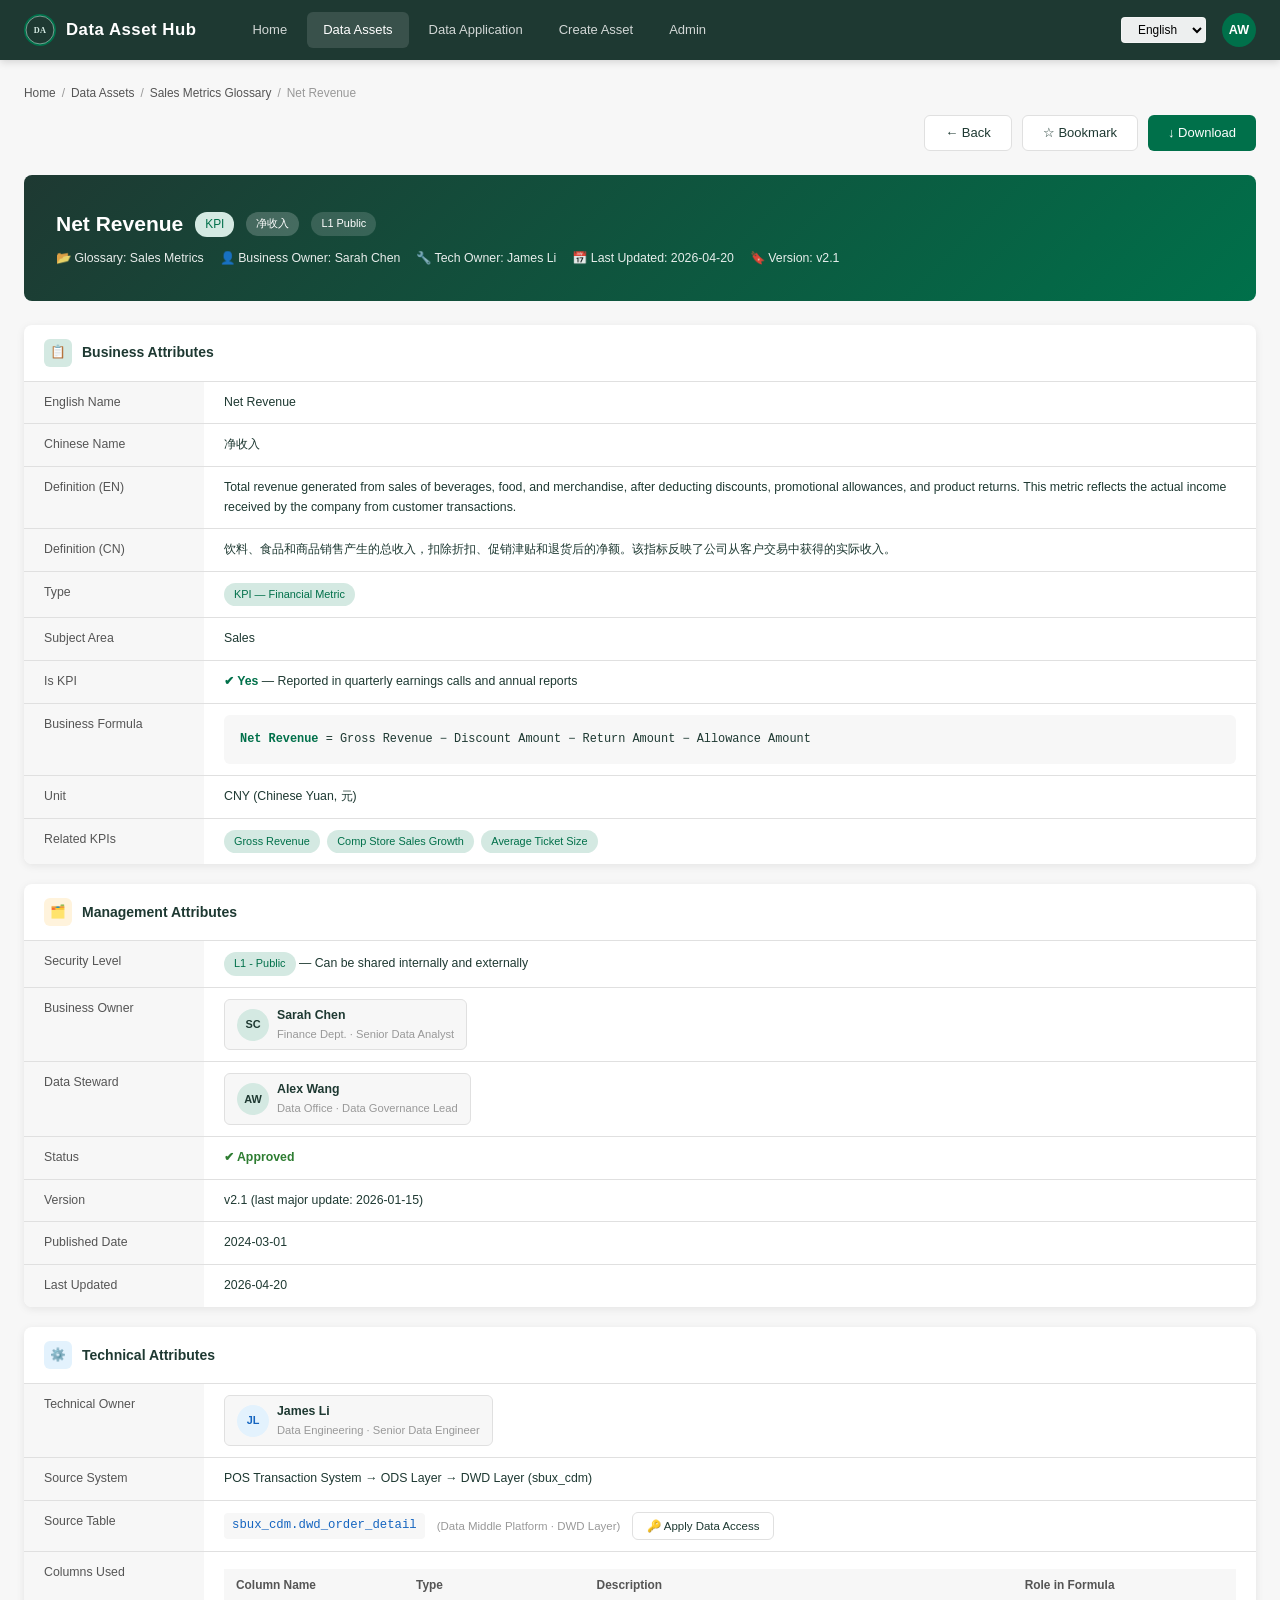
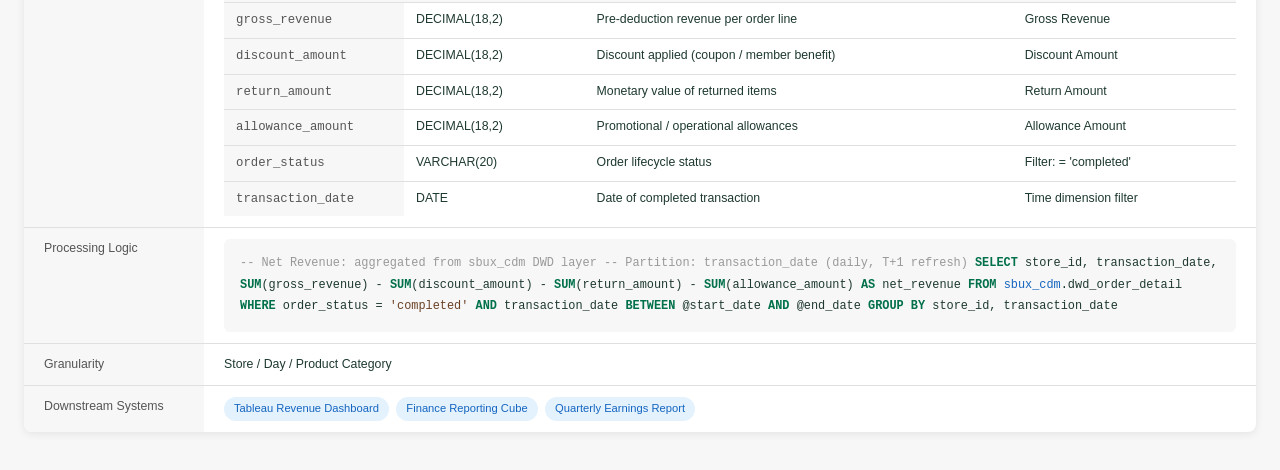
<file: detail-glossary-item.html>
<!DOCTYPE html>
<html lang="en">
<head>
  <meta charset="UTF-8">
  <meta name="viewport" content="width=device-width, initial-scale=1.0">
  <title>Data Asset Hub - Term Detail</title>
  <link rel="stylesheet" href="css/style.css">
  <style>
    .attr-section {
      background: var(--bg-white);
      border-radius: var(--border-radius);
      box-shadow: var(--shadow-card);
      margin-bottom: 20px;
      overflow: hidden;
    }
    .attr-section-header {
      display: flex;
      align-items: center;
      gap: 10px;
      padding: 14px 20px;
      border-bottom: 1px solid var(--border-color);
      font-weight: 600;
      font-size: 1rem;
    }
    .attr-section-header .icon {
      width: 28px; height: 28px; border-radius: 6px;
      display: flex; align-items: center; justify-content: center;
      font-size: 0.9rem;
    }
    .attr-section-header.biz .icon { background: var(--sb-light-green); }
    .attr-section-header.mgmt .icon { background: #FFF3DC; }
    .attr-section-header.tech .icon { background: #E3F2FD; }
    .attr-table { width: 100%; border-collapse: collapse; }
    .attr-table tr { border-bottom: 1px solid var(--border-color); }
    .attr-table tr:last-child { border-bottom: none; }
    .attr-table td { padding: 11px 20px; vertical-align: top; font-size: 0.88rem; }
    .attr-table td:first-child {
      width: 180px; font-weight: 500; color: var(--text-secondary);
      background: var(--bg-primary); white-space: nowrap;
    }
    .code-block {
      background: var(--bg-primary);
      border-radius: 6px;
      padding: 14px 16px;
      font-family: 'Consolas', 'Courier New', monospace;
      font-size: 0.85rem;
      line-height: 1.8;
      overflow-x: auto;
    }
    .code-keyword { color: var(--sb-green); font-weight: 600; }
    .code-comment { color: var(--text-muted); }
    .code-schema { color: #1565C0; }
    .field-table {
      width: 100%;
      border-collapse: collapse;
      font-size: 0.85rem;
      margin-top: 6px;
    }
    .field-table th {
      background: var(--bg-primary);
      padding: 7px 12px;
      text-align: left;
      font-weight: 600;
      color: var(--text-secondary);
      border-bottom: 1px solid var(--border-color);
    }
    .field-table td {
      padding: 7px 12px;
      border-bottom: 1px solid var(--border-color);
      background: var(--bg-white);
    }
    .field-table tr:last-child td { border-bottom: none; }
    .owner-card {
      display: inline-flex; align-items: center; gap: 8px;
      padding: 6px 12px; border-radius: 6px;
      background: var(--bg-primary); border: 1px solid var(--border-color);
    }
    .av-lg {
      width: 32px; height: 32px; border-radius: 50%;
      display: flex; align-items: center; justify-content: center;
      font-weight: 700; font-size: 0.78rem;
    }
  </style>
</head>
<body>
  <div id="nav-placeholder"></div>

  <div class="page-wrapper">
    <div class="page-container">

      <!-- Breadcrumb & Actions -->
      <div class="page-header">
        <div class="breadcrumb">
          <a href="index.html" data-i18n="breadcrumb_home">Home</a> <span>/</span>
          <a href="shelf.html" data-i18n="breadcrumb_assets">Data Assets</a> <span>/</span>
          <a href="detail-glossary.html" data-i18n="gi_bc_glossary">Sales Metrics Glossary</a> <span>/</span>
          <span data-en="Net Revenue" data-cn="净收入">Net Revenue</span>
        </div>
        <div style="display:flex; gap:10px; margin-left:auto;">
          <button class="btn btn-secondary" data-i18n="btn_back" onclick="history.back()">← Back</button>
          <button class="btn btn-secondary" data-i18n="btn_bookmark" onclick="showToast('Added to bookmarks')">☆ Bookmark</button>
          <button class="btn btn-primary" data-i18n="btn_download" onclick="showToast('Download started')">↓ Download</button>
        </div>
      </div>

      <!-- Hero -->
      <div class="detail-hero">
        <div style="display:flex; align-items:center; gap:12px; margin-bottom:8px; flex-wrap:wrap;">
          <h1 style="margin:0;" data-en="Net Revenue" data-cn="净收入">Net Revenue</h1>
          <span class="tag tag-green" style="font-size:0.85rem;">KPI</span>
          <span class="tag" style="background:rgba(255,255,255,0.2); color:#fff;">净收入</span>
          <span class="tag" style="background:rgba(255,255,255,0.15); color:#fff;">L1 Public</span>
        </div>
        <div class="detail-meta">
          <span data-en="📂 Glossary: Sales Metrics" data-cn="📂 术语表：销售指标">📂 Glossary: <strong>Sales Metrics</strong></span>
          <span data-en="👤 Business Owner: Sarah Chen" data-cn="👤 业务负责人： Sarah Chen">👤 Business Owner: <strong>Sarah Chen</strong></span>
          <span data-en="🔧 Tech Owner: James Li" data-cn="🔧 技术负责人： James Li">🔧 Tech Owner: <strong>James Li</strong></span>
          <span data-en="📅 Last Updated: 2026-04-20" data-cn="📅 最后更新： 2026-04-20">📅 Last Updated: <strong>2026-04-20</strong></span>
          <span data-en="🔖 Version: v2.1" data-cn="🔖 版本： v2.1">🔖 Version: <strong>v2.1</strong></span>
        </div>
      </div>

      <!-- Attribute Sections -->

      <!-- 1. Business Attributes -->
      <div class="attr-section">
        <div class="attr-section-header biz">
          <div class="icon">📋</div>
          <span data-i18n="gi_biz_attributes">Business Attributes</span>
        </div>
        <table class="attr-table">
          <tr>
            <td data-i18n="gi_english_name">English Name</td>
            <td>Net Revenue</td>
          </tr>
          <tr>
            <td data-i18n="gi_chinese_name">Chinese Name</td>
            <td>净收入</td>
          </tr>
          <tr>
            <td data-i18n="gi_def_en">Definition (EN)</td>
            <td>Total revenue generated from sales of beverages, food, and merchandise, after deducting discounts, promotional allowances, and product returns. This metric reflects the actual income received by the company from customer transactions.</td>
          </tr>
          <tr>
            <td data-i18n="gi_def_cn">Definition (CN)</td>
            <td>饮料、食品和商品销售产生的总收入，扣除折扣、促销津贴和退货后的净额。该指标反映了公司从客户交易中获得的实际收入。</td>
          </tr>
          <tr>
            <td data-i18n="gi_type">Type</td>
            <td><span class="tag tag-green">KPI — Financial Metric</span></td>
          </tr>
          <tr>
            <td data-i18n="gi_subject">Subject Area</td>
            <td>Sales</td>
          </tr>
          <tr>
            <td data-i18n="gi_is_kpi">Is KPI</td>
            <td><span style="color:var(--sb-green); font-weight:600;" data-en="✔ Yes" data-cn="✔ 是">✔ Yes</span> — Reported in quarterly earnings calls and annual reports</td>
          </tr>
          <tr>
            <td data-i18n="gi_formula">Business Formula</td>
            <td>
              <div class="code-block">
                <span class="code-keyword">Net Revenue</span> = Gross Revenue − Discount Amount − Return Amount − Allowance Amount
              </div>
            </td>
          </tr>
          <tr>
            <td data-i18n="gi_unit">Unit</td>
            <td>CNY (Chinese Yuan, 元)</td>
          </tr>
          <tr>
            <td data-i18n="gi_related_kpis">Related KPIs</td>
            <td>
              <span class="tag tag-green" style="cursor:pointer;" onclick="showToast('Navigating...')">Gross Revenue</span>
              <span class="tag tag-green" style="cursor:pointer; margin-left:4px;" onclick="showToast('Navigating...')">Comp Store Sales Growth</span>
              <span class="tag tag-green" style="cursor:pointer; margin-left:4px;" onclick="showToast('Navigating...')">Average Ticket Size</span>
            </td>
          </tr>
        </table>
      </div>

      <!-- 2. Management Attributes -->
      <div class="attr-section">
        <div class="attr-section-header mgmt">
          <div class="icon">🗂️</div>
          <span data-i18n="gi_mgmt_attributes">Management Attributes</span>
        </div>
        <table class="attr-table">
          <tr>
            <td data-i18n="gi_security_level">Security Level</td>
            <td><span class="tag tag-l1">L1 - Public</span> — Can be shared internally and externally</td>
          </tr>
          <tr>
            <td data-i18n="gi_biz_owner">Business Owner</td>
            <td>
              <div class="owner-card">
                <div class="av-lg" style="background:var(--sb-light-green); color:var(--sb-dark-green);">SC</div>
                <div>
                  <div style="font-weight:600; font-size:0.88rem;">Sarah Chen</div>
                  <div style="font-size:0.8rem; color:var(--text-muted);">Finance Dept. · Senior Data Analyst</div>
                </div>
              </div>
            </td>
          </tr>
          <tr>
            <td data-i18n="gi_data_steward">Data Steward</td>
            <td>
              <div class="owner-card">
                <div class="av-lg" style="background:var(--sb-light-green); color:var(--sb-dark-green);">AW</div>
                <div>
                  <div style="font-weight:600; font-size:0.88rem;">Alex Wang</div>
                  <div style="font-size:0.8rem; color:var(--text-muted);">Data Office · Data Governance Lead</div>
                </div>
              </div>
            </td>
          </tr>
          <tr>
            <td>Status</td>
            <td><span style="color:var(--sb-success); font-weight:600;">✔ Approved</span></td>
          </tr>
          <tr>
            <td>Version</td>
            <td>v2.1 (last major update: 2026-01-15)</td>
          </tr>
          <tr>
            <td>Published Date</td>
            <td>2024-03-01</td>
          </tr>
          <tr>
            <td>Last Updated</td>
            <td>2026-04-20</td>
          </tr>
        </table>
      </div>

      <!-- 3. Technical Attributes -->
      <div class="attr-section">
        <div class="attr-section-header tech">
          <div class="icon">⚙️</div>
          <span data-i18n="gi_tech_attributes">Technical Attributes</span>
        </div>
        <table class="attr-table">
          <tr>
            <td data-i18n="gi_tech_owner">Tech Owner</td>
            <td>
              <div class="owner-card">
                <div class="av-lg" style="background:#E3F2FD; color:#1565C0;">JL</div>
                <div>
                  <div style="font-weight:600; font-size:0.88rem;">James Li</div>
                  <div style="font-size:0.8rem; color:var(--text-muted);">Data Engineering · Senior Data Engineer</div>
                </div>
              </div>
            </td>
          </tr>
          <tr>
            <td data-i18n="gi_source_system">Source System</td>
            <td>POS Transaction System → ODS Layer → DWD Layer (sbux_cdm)</td>
          </tr>
          <tr>
            <td data-i18n="gi_source_table">Underlying Table</td>
            <td>
              <div style="display:flex; align-items:center; gap:12px; flex-wrap:wrap;">
                <code style="background:var(--bg-primary); padding:3px 8px; border-radius:4px; font-size:0.88rem; color:#1565C0;">sbux_cdm.dwd_order_detail</code>
                <span style="font-size:0.82rem; color:var(--text-muted);">(Data Middle Platform · DWD Layer)</span>
                <a href="apply-data.html?type=midplatform&table=sbux_cdm.dwd_order_detail&domain=Sales" class="btn btn-secondary" style="padding:5px 14px; font-size:0.82rem;">&#x1F511; Apply Data Access</a>
              </div>
            </td>
          </tr>
          <tr>
            <td>Columns Used</td>
            <td>
              <table class="field-table">
                <thead>
                  <tr>
                    <th>Column Name</th>
                    <th>Type</th>
                    <th>Description</th>
                    <th>Role in Formula</th>
                  </tr>
                </thead>
                <tbody>
                  <tr>
                    <td><code>gross_revenue</code></td>
                    <td>DECIMAL(18,2)</td>
                    <td>Pre-deduction revenue per order line</td>
                    <td>Gross Revenue</td>
                  </tr>
                  <tr>
                    <td><code>discount_amount</code></td>
                    <td>DECIMAL(18,2)</td>
                    <td>Discount applied (coupon / member benefit)</td>
                    <td>Discount Amount</td>
                  </tr>
                  <tr>
                    <td><code>return_amount</code></td>
                    <td>DECIMAL(18,2)</td>
                    <td>Monetary value of returned items</td>
                    <td>Return Amount</td>
                  </tr>
                  <tr>
                    <td><code>allowance_amount</code></td>
                    <td>DECIMAL(18,2)</td>
                    <td>Promotional / operational allowances</td>
                    <td>Allowance Amount</td>
                  </tr>
                  <tr>
                    <td><code>order_status</code></td>
                    <td>VARCHAR(20)</td>
                    <td>Order lifecycle status</td>
                    <td>Filter: = 'completed'</td>
                  </tr>
                  <tr>
                    <td><code>transaction_date</code></td>
                    <td>DATE</td>
                    <td>Date of completed transaction</td>
                    <td>Time dimension filter</td>
                  </tr>
                </tbody>
              </table>
            </td>
          </tr>
          <tr>
            <td>Processing Logic</td>
            <td>
              <div class="code-block">
<span class="code-comment">-- Net Revenue: aggregated from sbux_cdm DWD layer</span>
<span class="code-comment">-- Partition: transaction_date (daily, T+1 refresh)</span>

<span class="code-keyword">SELECT</span>
  store_id,
  transaction_date,
  <span class="code-keyword">SUM</span>(gross_revenue)
    - <span class="code-keyword">SUM</span>(discount_amount)
    - <span class="code-keyword">SUM</span>(return_amount)
    - <span class="code-keyword">SUM</span>(allowance_amount)
    <span class="code-keyword">AS</span> net_revenue
<span class="code-keyword">FROM</span> <span class="code-schema">sbux_cdm</span>.dwd_order_detail
<span class="code-keyword">WHERE</span> order_status = <span style="color:var(--sb-brown);">'completed'</span>
  <span class="code-keyword">AND</span> transaction_date <span class="code-keyword">BETWEEN</span> @start_date <span class="code-keyword">AND</span> @end_date
<span class="code-keyword">GROUP BY</span>
  store_id,
  transaction_date</div>
            </td>
          </tr>
          <tr>
            <td>Granularity</td>
            <td>Store / Day / Product Category</td>
          </tr>
          <tr>
            <td>Downstream Systems</td>
            <td>
              <span class="tag tag-blue" style="font-size:0.8rem; margin-right:4px;">Tableau Revenue Dashboard</span>
              <span class="tag tag-blue" style="font-size:0.8rem; margin-right:4px;">Finance Reporting Cube</span>
              <span class="tag tag-blue" style="font-size:0.8rem;">Quarterly Earnings Report</span>
            </td>
          </tr>
        </table>
      </div>

    </div>
  </div>

  <script src="js/main.js"></script>
  <script>initNav('shelf');</script>
</body>
</html>
</file>
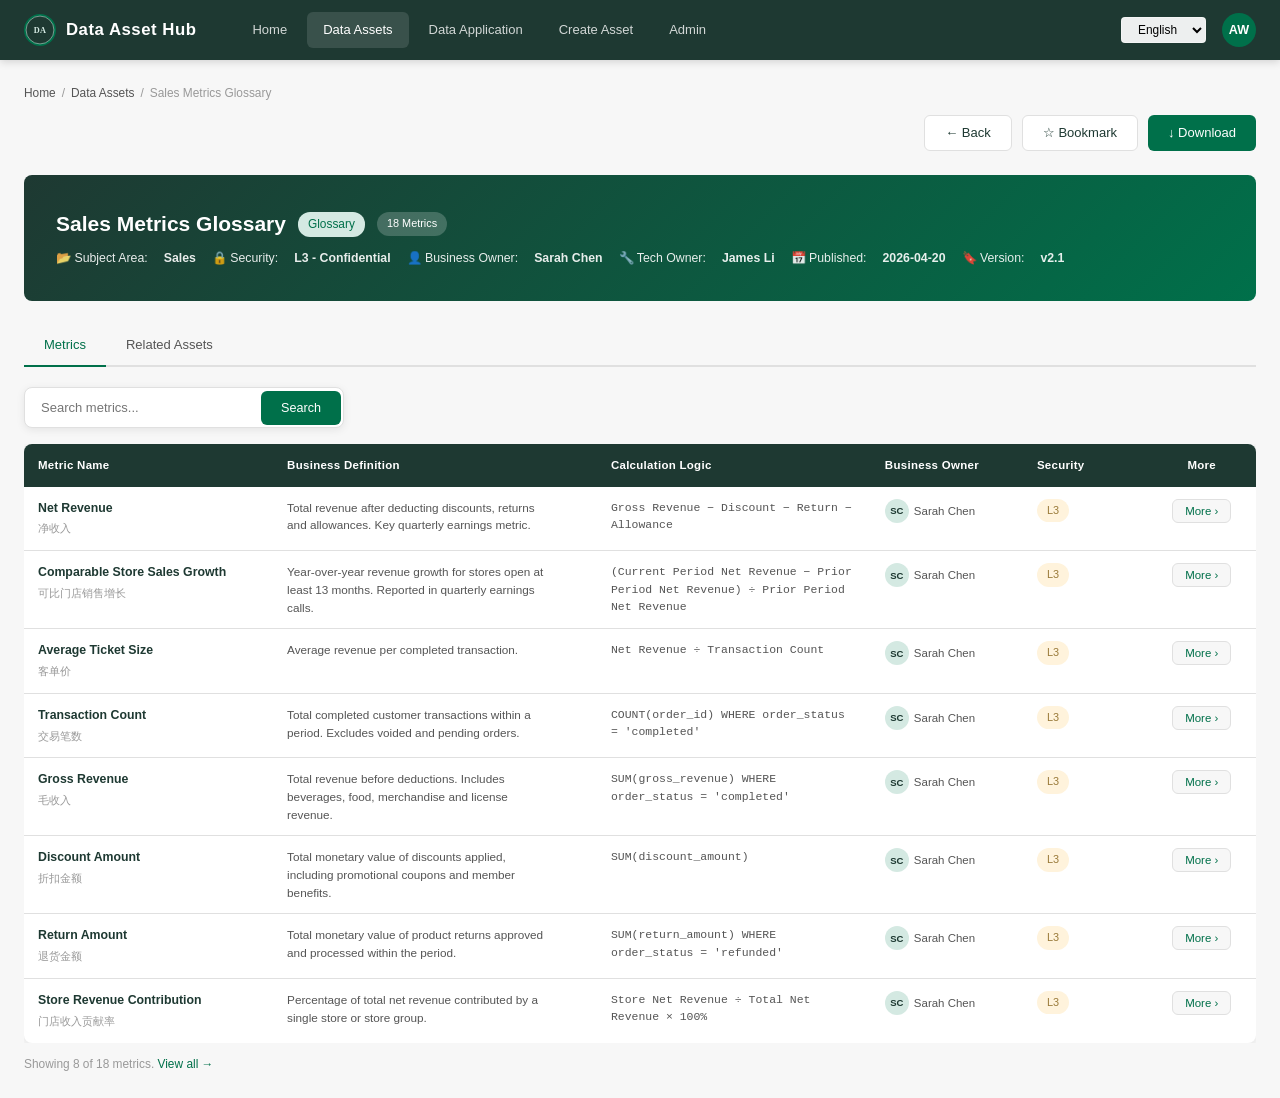
<file: detail-glossary.html>
<!DOCTYPE html>
<html lang="en">
<head>
  <meta charset="UTF-8">
  <meta name="viewport" content="width=device-width, initial-scale=1.0">
  <title>Data Asset Hub - Glossary Collection</title>
  <link rel="stylesheet" href="css/style.css">
  <style>
    .glossary-table {
      width: 100%;
      border-collapse: collapse;
      background: var(--bg-white);
      border-radius: var(--border-radius);
      overflow: hidden;
      box-shadow: var(--shadow-card);
    }
    .glossary-table thead tr {
      background: var(--sb-dark-green);
      color: #fff;
    }
    .glossary-table th {
      padding: 12px 14px;
      font-size: 0.82rem;
      font-weight: 600;
      text-align: left;
      letter-spacing: 0.3px;
      white-space: nowrap;
    }
    .glossary-table td {
      padding: 12px 14px;
      font-size: 0.88rem;
      border-bottom: 1px solid var(--border-color);
      vertical-align: top;
    }
    .glossary-table tbody tr:last-child td { border-bottom: none; }
    .glossary-table tbody tr:hover td { background: rgba(0,112,74,0.03); }
    .term-name-en { font-weight: 600; color: var(--text-primary); }
    .term-name-cn { font-size: 0.8rem; color: var(--text-muted); margin-top: 2px; }
    .term-def { color: var(--text-secondary); font-size: 0.84rem; line-height: 1.5; max-width: 260px; }
    .owner-mini { display: flex; align-items: center; gap: 5px; font-size: 0.82rem; color: var(--text-secondary); }
    .av-mini {
      width: 24px; height: 24px; border-radius: 50%;
      background: var(--sb-light-green); color: var(--sb-dark-green);
      display: inline-flex; align-items: center; justify-content: center;
      font-weight: 700; font-size: 0.68rem; flex-shrink: 0;
    }
    .btn-more {
      display: inline-flex; align-items: center; gap: 4px;
      padding: 5px 12px; border-radius: 6px;
      background: var(--bg-primary); border: 1px solid var(--border-color);
      font-size: 0.82rem; color: var(--sb-green); cursor: pointer;
      transition: var(--transition); white-space: nowrap;
    }
    .btn-more:hover { background: var(--sb-light-green); border-color: var(--sb-green); }
    .filter-bar {
      display: flex; gap: 10px; align-items: center; flex-wrap: wrap; margin-bottom: 16px;
    }
    .filter-chip {
      padding: 5px 12px; border-radius: 16px; font-size: 0.82rem;
      border: 1px solid var(--border-color); cursor: pointer;
      background: var(--bg-white); color: var(--text-secondary);
      transition: var(--transition);
    }
    .filter-chip.active { background: var(--sb-green); color: #fff; border-color: var(--sb-green); }
  </style>
</head>
<body>
  <div id="nav-placeholder"></div>

  <div class="page-wrapper">
    <div class="page-container wide">

      <!-- Breadcrumb & Actions -->
      <div class="page-header">
        <div class="breadcrumb">
          <a href="index.html" data-i18n="breadcrumb_home">Home</a> <span>/</span>
          <a href="shelf.html" data-i18n="breadcrumb_assets">Data Assets</a> <span>/</span>
          <span data-i18n="glos_bc">Sales Metrics Glossary</span>
        </div>
        <div style="display:flex; gap:10px; margin-left:auto;">
          <button class="btn btn-secondary" data-i18n="btn_back" onclick="history.back()">← Back</button>
          <button class="btn btn-secondary" data-i18n="btn_bookmark" onclick="showToast('Added to bookmarks')">☆ Bookmark</button>
          <button class="btn btn-primary" data-i18n="btn_download" onclick="showToast('Download started')">↓ Download</button>
        </div>
      </div>

      <!-- Collection Hero -->
      <div class="detail-hero">
        <div style="display:flex; align-items:center; gap:12px; margin-bottom:8px;">
          <h1 style="margin:0;" data-en="Sales Metrics Glossary" data-cn="销售指标术语表">Sales Metrics Glossary</h1>
          <span class="tag tag-green" style="font-size:0.85rem;">Glossary</span>
          <span class="tag" style="background:rgba(255,255,255,0.2); color:#fff;" data-i18n="glos_count">18 Metrics</span>
        </div>
        <div class="detail-meta">
          <span data-i18n="glos_subject">📂 Subject Area:</span> <strong>Sales</strong>
          <span data-i18n="glos_security">🔒 Security:</span> <strong>L3 - Confidential</strong>
          <span data-i18n="glos_biz_owner">👤 Business Owner:</span> <strong>Sarah Chen</strong>
          <span data-i18n="glos_tech_owner">🔧 Tech Owner:</span> <strong>James Li</strong>
          <span data-i18n="glos_published">📅 Published:</span> <strong>2026-04-20</strong>
          <span data-i18n="glos_version">🔖 Version:</span> <strong>v2.1</strong>
        </div>
      </div>

      <!-- Tabs -->
      <div class="tabs">
        <div class="tab-item active" data-i18n="tab_metrics" data-tab="tab-terms">Metrics</div>
        <div class="tab-item" data-i18n="tab_related" data-tab="tab-related">Related Assets</div>
      </div>

      <!-- Tab: Metrics -->
      <div id="tab-terms" class="tab-content active">

        <!-- Search bar only -->
        <div class="filter-bar">
          <div class="search-bar" style="flex:1; max-width:320px;">
            <input type="text" id="termSearch" placeholder="Search metrics..." oninput="searchTerms(this.value)">
            <button onclick="searchTerms(document.getElementById('termSearch').value)">Search</button>
          </div>
        </div>

        <!-- Metrics Table -->
        <div style="overflow-x:auto;">
          <table class="glossary-table" id="termsTable">
            <thead>
              <tr>
                <th style="width:200px;" data-i18n="th_metric_name">Metric Name</th>
                <th style="width:260px;" data-i18n="th_biz_def">Business Definition</th>
                <th style="width:220px;" data-i18n="th_calc_logic">Calculation Logic</th>
                <th style="width:110px;" data-i18n="th_biz_owner2">Business Owner</th>
                <th style="width:100px;" data-i18n="th_security">Security</th>
                <th style="width:70px; text-align:center;" data-i18n="th_more">More</th>
              </tr>
            </thead>
            <tbody id="termsBody">
              <tr>
                <td><div class="term-name-en">Net Revenue</div><div class="term-name-cn">净收入</div></td>
                <td><div class="term-def">Total revenue after deducting discounts, returns and allowances. Key quarterly earnings metric.</div></td>
                <td><div class="term-def" style="font-family:monospace; font-size:0.82rem;">Gross Revenue − Discount − Return − Allowance</div></td>
                <td><div class="owner-mini"><span class="av-mini">SC</span> Sarah Chen</div></td>
                <td><span class="tag tag-l3" style="font-size:0.78rem;">L3</span></td>
                <td style="text-align:center;"><button class="btn-more" onclick="location.href='detail-glossary-item.html?term=net-revenue'">More ›</button></td>
              </tr>
              <tr>
                <td><div class="term-name-en">Comparable Store Sales Growth</div><div class="term-name-cn">可比门店销售增长</div></td>
                <td><div class="term-def">Year-over-year revenue growth for stores open at least 13 months. Reported in quarterly earnings calls.</div></td>
                <td><div class="term-def" style="font-family:monospace; font-size:0.82rem;">(Current Period Net Revenue − Prior Period Net Revenue) ÷ Prior Period Net Revenue</div></td>
                <td><div class="owner-mini"><span class="av-mini">SC</span> Sarah Chen</div></td>
                <td><span class="tag tag-l3" style="font-size:0.78rem;">L3</span></td>
                <td style="text-align:center;"><button class="btn-more" onclick="location.href='detail-glossary-item.html?term=comp-growth'">More ›</button></td>
              </tr>
              <tr>
                <td><div class="term-name-en">Average Ticket Size</div><div class="term-name-cn">客单价</div></td>
                <td><div class="term-def">Average revenue per completed transaction.</div></td>
                <td><div class="term-def" style="font-family:monospace; font-size:0.82rem;">Net Revenue ÷ Transaction Count</div></td>
                <td><div class="owner-mini"><span class="av-mini">SC</span> Sarah Chen</div></td>
                <td><span class="tag tag-l3" style="font-size:0.78rem;">L3</span></td>
                <td style="text-align:center;"><button class="btn-more" onclick="location.href='detail-glossary-item.html?term=avg-ticket'">More ›</button></td>
              </tr>
              <tr>
                <td><div class="term-name-en">Transaction Count</div><div class="term-name-cn">交易笔数</div></td>
                <td><div class="term-def">Total completed customer transactions within a period. Excludes voided and pending orders.</div></td>
                <td><div class="term-def" style="font-family:monospace; font-size:0.82rem;">COUNT(order_id) WHERE order_status = 'completed'</div></td>
                <td><div class="owner-mini"><span class="av-mini">SC</span> Sarah Chen</div></td>
                <td><span class="tag tag-l3" style="font-size:0.78rem;">L3</span></td>
                <td style="text-align:center;"><button class="btn-more" onclick="location.href='detail-glossary-item.html?term=txn-count'">More ›</button></td>
              </tr>
              <tr>
                <td><div class="term-name-en">Gross Revenue</div><div class="term-name-cn">毛收入</div></td>
                <td><div class="term-def">Total revenue before deductions. Includes beverages, food, merchandise and license revenue.</div></td>
                <td><div class="term-def" style="font-family:monospace; font-size:0.82rem;">SUM(gross_revenue) WHERE order_status = 'completed'</div></td>
                <td><div class="owner-mini"><span class="av-mini">SC</span> Sarah Chen</div></td>
                <td><span class="tag tag-l3" style="font-size:0.78rem;">L3</span></td>
                <td style="text-align:center;"><button class="btn-more" onclick="location.href='detail-glossary-item.html?term=gross-revenue'">More ›</button></td>
              </tr>
              <tr>
                <td><div class="term-name-en">Discount Amount</div><div class="term-name-cn">折扣金额</div></td>
                <td><div class="term-def">Total monetary value of discounts applied, including promotional coupons and member benefits.</div></td>
                <td><div class="term-def" style="font-family:monospace; font-size:0.82rem;">SUM(discount_amount)</div></td>
                <td><div class="owner-mini"><span class="av-mini">SC</span> Sarah Chen</div></td>
                <td><span class="tag tag-l3" style="font-size:0.78rem;">L3</span></td>
                <td style="text-align:center;"><button class="btn-more" onclick="location.href='detail-glossary-item.html?term=discount'">More ›</button></td>
              </tr>
              <tr>
                <td><div class="term-name-en">Return Amount</div><div class="term-name-cn">退货金额</div></td>
                <td><div class="term-def">Total monetary value of product returns approved and processed within the period.</div></td>
                <td><div class="term-def" style="font-family:monospace; font-size:0.82rem;">SUM(return_amount) WHERE order_status = 'refunded'</div></td>
                <td><div class="owner-mini"><span class="av-mini">SC</span> Sarah Chen</div></td>
                <td><span class="tag tag-l3" style="font-size:0.78rem;">L3</span></td>
                <td style="text-align:center;"><button class="btn-more" onclick="location.href='detail-glossary-item.html?term=return'">More ›</button></td>
              </tr>
              <tr>
                <td><div class="term-name-en">Store Revenue Contribution</div><div class="term-name-cn">门店收入贡献率</div></td>
                <td><div class="term-def">Percentage of total net revenue contributed by a single store or store group.</div></td>
                <td><div class="term-def" style="font-family:monospace; font-size:0.82rem;">Store Net Revenue ÷ Total Net Revenue × 100%</div></td>
                <td><div class="owner-mini"><span class="av-mini">SC</span> Sarah Chen</div></td>
                <td><span class="tag tag-l3" style="font-size:0.78rem;">L3</span></td>
                <td style="text-align:center;"><button class="btn-more" onclick="location.href='detail-glossary-item.html?term=store-contribution'">More ›</button></td>
              </tr>
            </tbody>
          </table>
        </div>

        <div style="margin-top:12px; font-size:0.85rem; color:var(--text-muted);"><span data-i18n="metrics_showing">Showing 8 of 18 metrics.</span> <a href="#" onclick="showToast('Loading all metrics...');return false;" style="color:var(--sb-green);" data-i18n="metrics_view_all">View all →</a></div>
      </div>

      <!-- Tab: Related Assets -->
      <div id="tab-related" class="tab-content">
        <div class="detail-section">
          <h2 data-i18n="sec_related">Related Assets</h2>
          <div class="grid-3">
            <div class="asset-card" onclick="location.href='detail-dictionary.html'">
              <div class="ac-title">DWD_Order_Detail</div>
              <div class="ac-tags" style="margin-top:8px;">
                <span class="tag tag-blue">Dictionary</span>
                <span class="tag tag-l2">L2</span>
              </div>
              <div class="ac-desc" style="margin-top:8px;" data-en="Source table for revenue and transaction calculations" data-cn="收入与交易计算的来源表">Source table for revenue and transaction calculations</div>
            </div>
            <div class="asset-card" onclick="location.href='detail-dictionary.html'">
              <div class="ac-title">DIM_Store_Master</div>
              <div class="ac-tags" style="margin-top:8px;">
                <span class="tag tag-blue">Dictionary</span>
                <span class="tag tag-l3">L3</span>
              </div>
              <div class="ac-desc" style="margin-top:8px;" data-en="Store dimension for store-level revenue analysis" data-cn="用于门店级收入分析的门店维度表">Store dimension for store-level revenue analysis</div>
            </div>
            <div class="asset-card" onclick="location.href='detail-document.html'">
              <div class="ac-title" data-en="Customer Segmentation Guide" data-cn="客户分群指南">Customer Segmentation Guide</div>
              <div class="ac-tags" style="margin-top:8px;">
                <span class="tag tag-brown">Ref Doc</span>
                <span class="tag tag-l2">L2</span>
              </div>
              <div class="ac-desc" style="margin-top:8px;" data-en="Uses Average Ticket Size as an input metric" data-cn="使用客单价作为输入指标">Uses Average Ticket Size as an input metric</div>
            </div>
          </div>
        </div>
      </div>

    </div>
  </div>

  <script src="js/main.js"></script>
  <script>
    initNav('shelf');

    function searchTerms(val) {
      const q = val.toLowerCase();
      document.querySelectorAll('#termsBody tr').forEach(row => {
        const text = row.textContent.toLowerCase();
        row.style.display = text.includes(q) ? '' : 'none';
      });
    }
  </script>
</body>
</html>
</file>
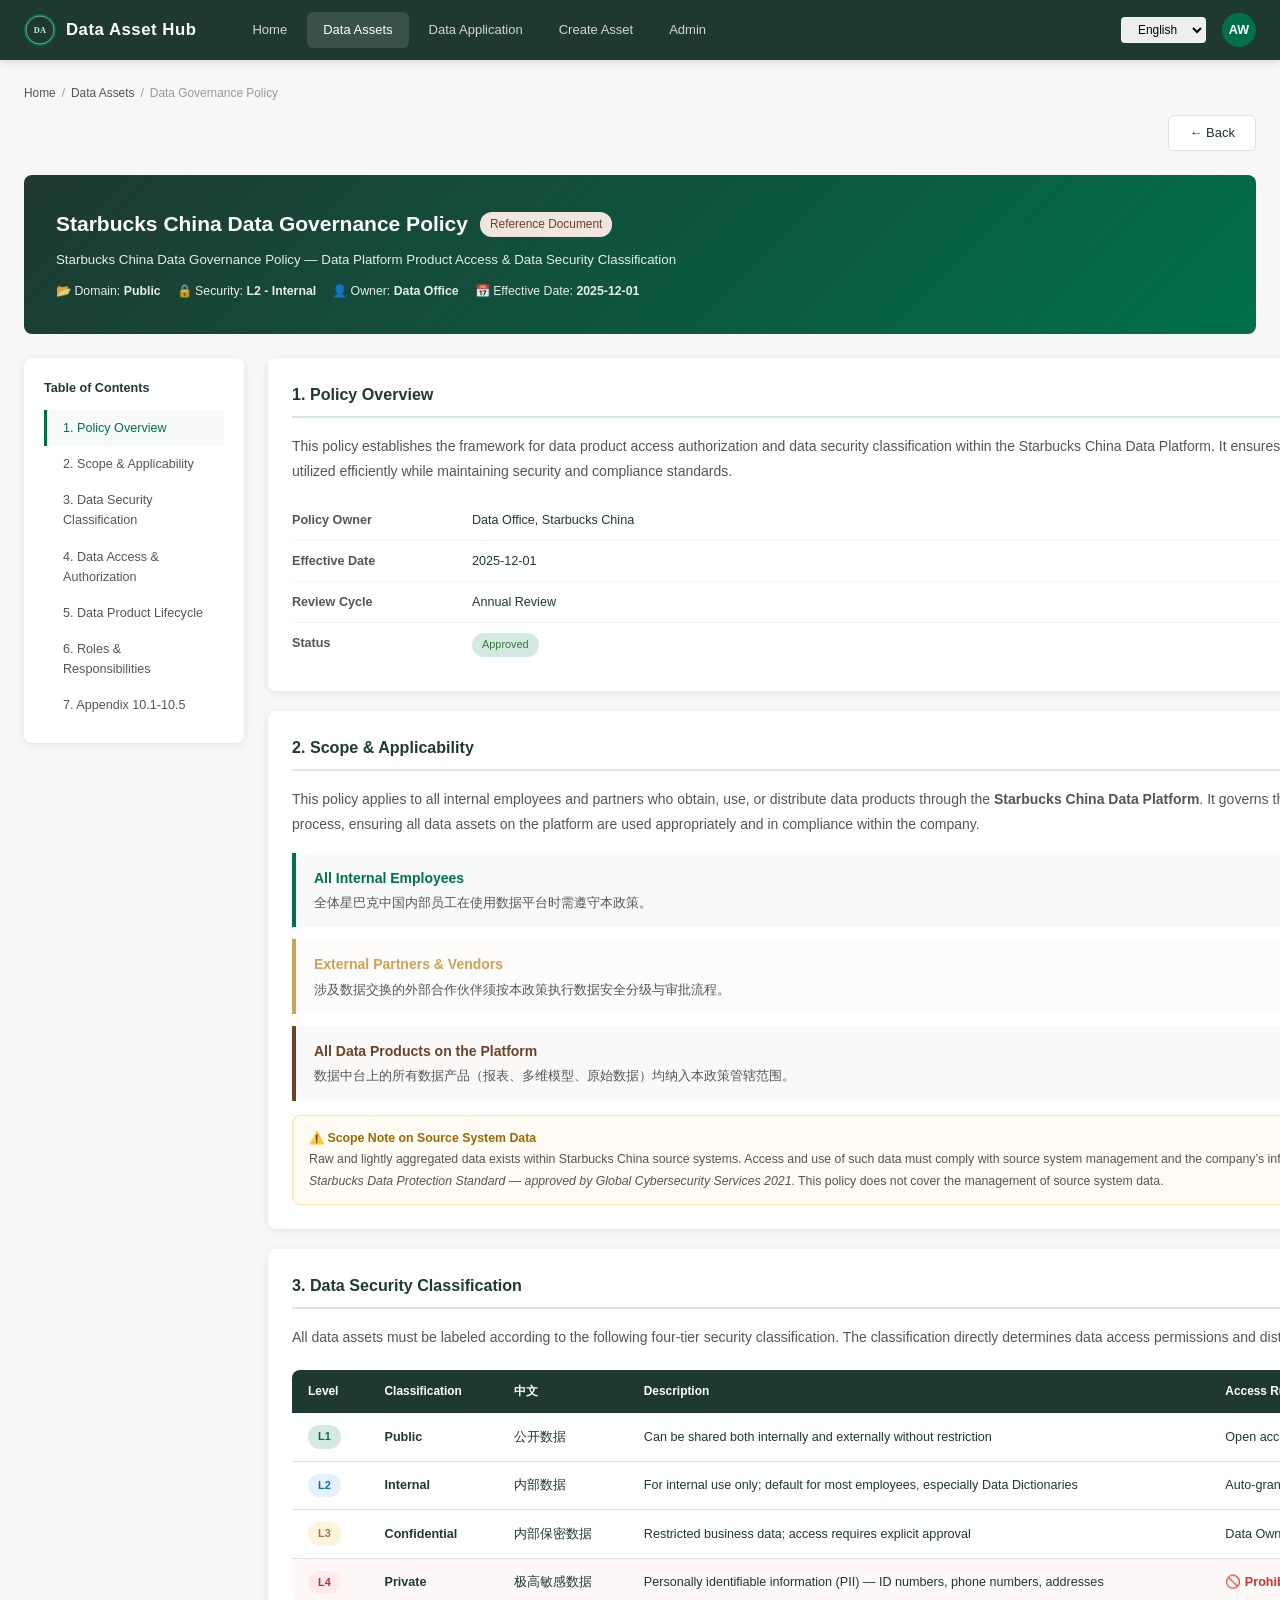
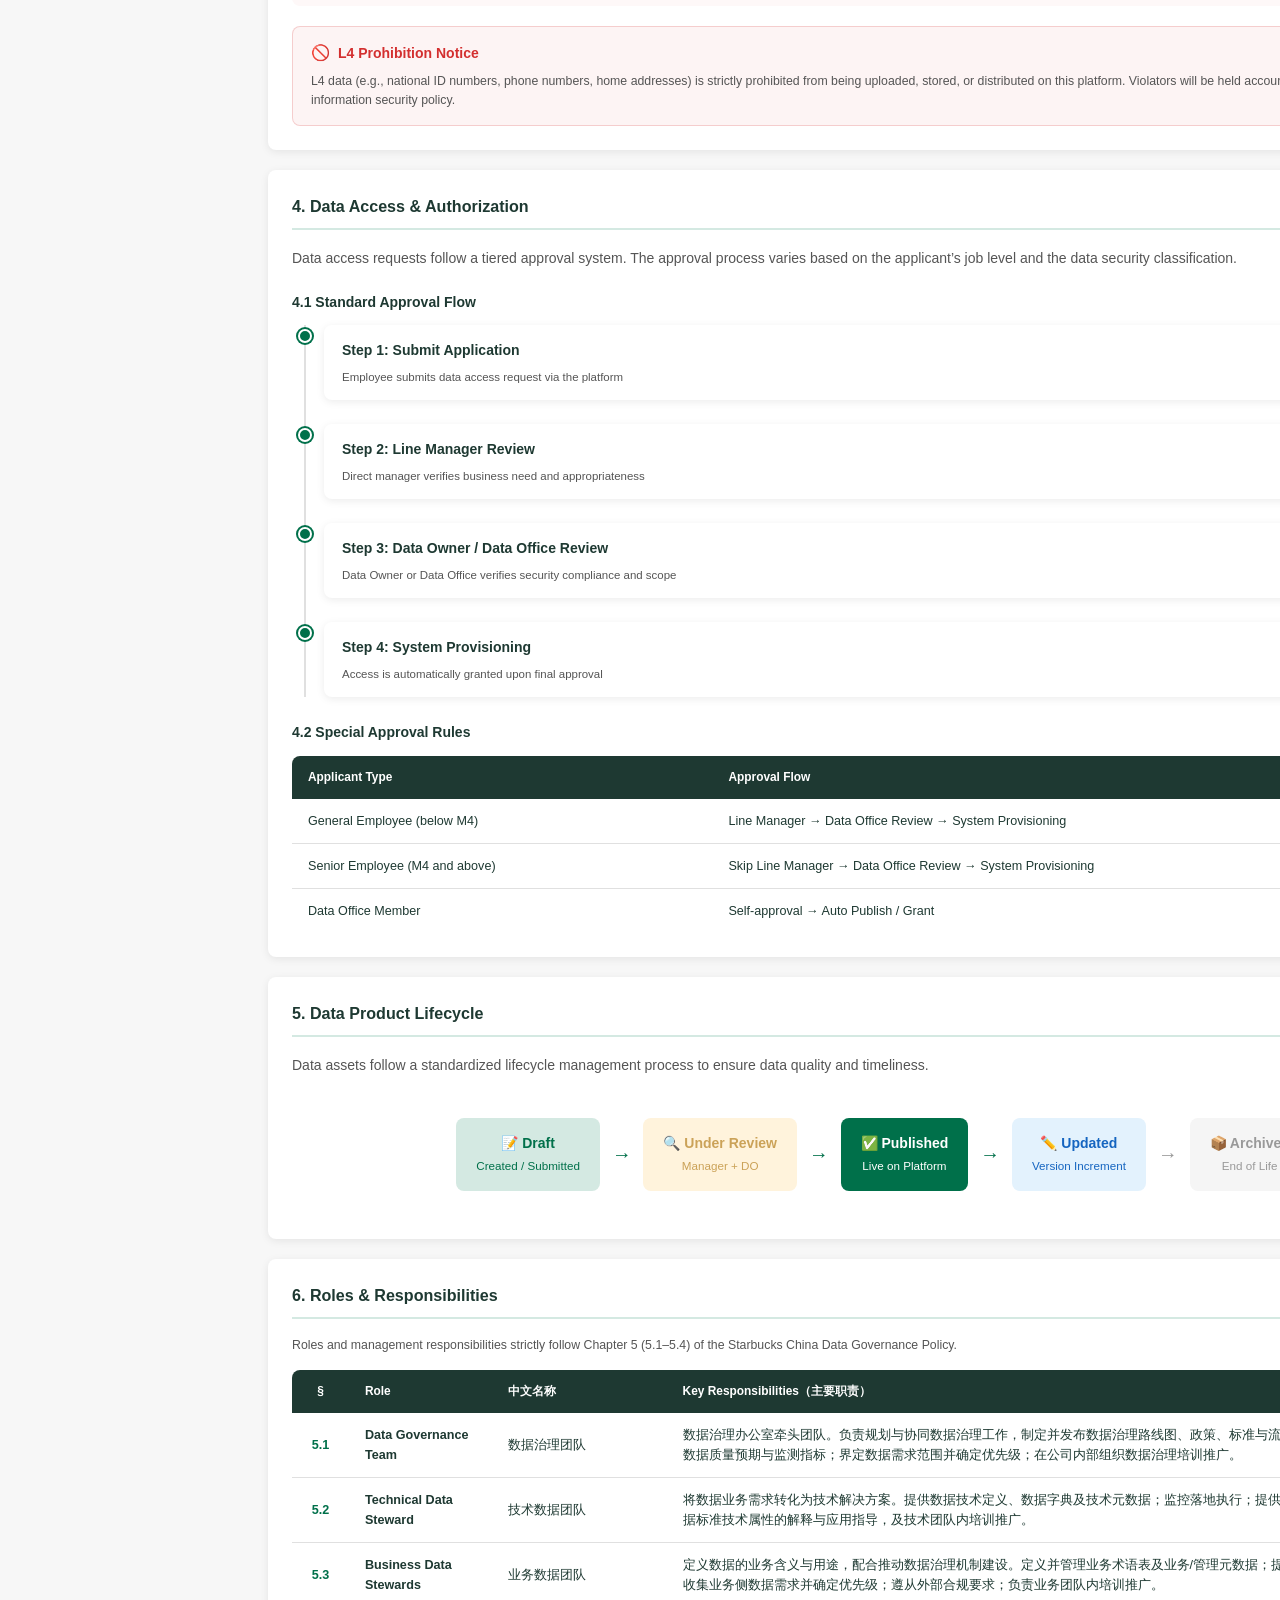
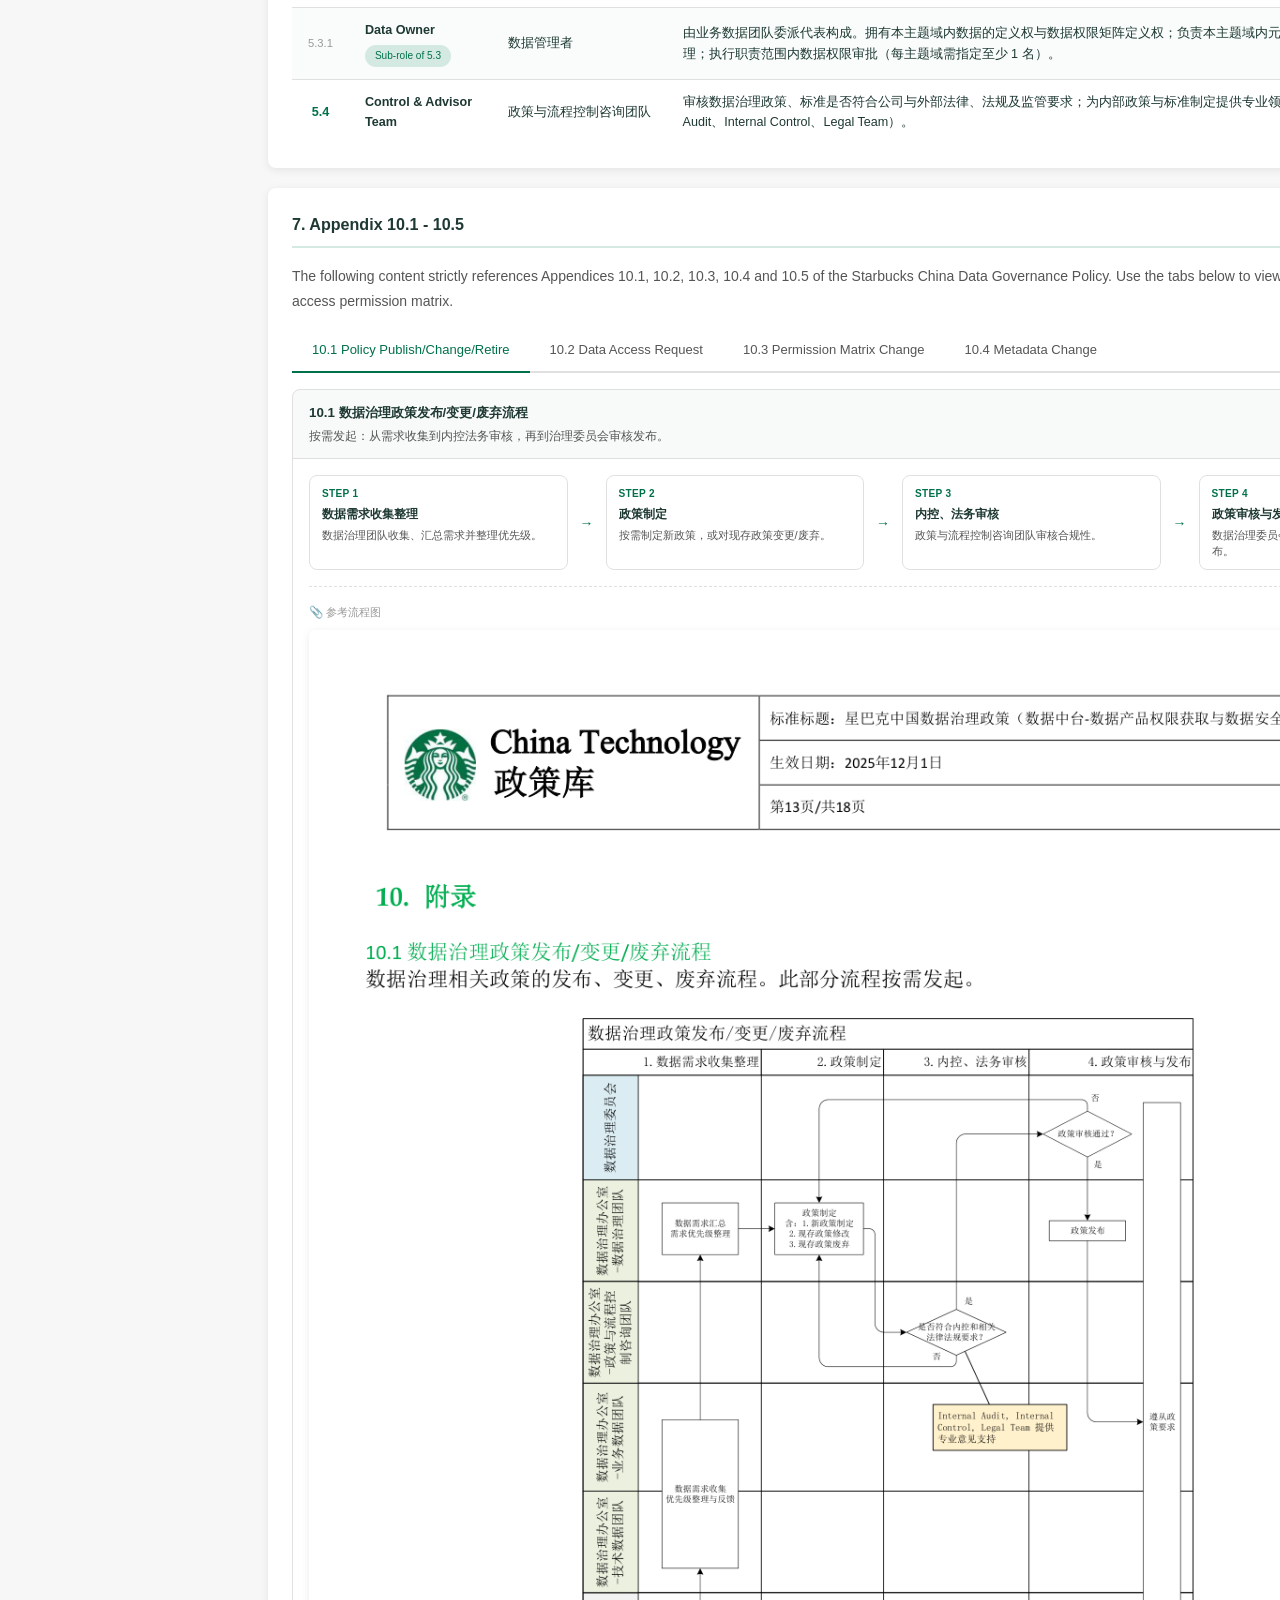
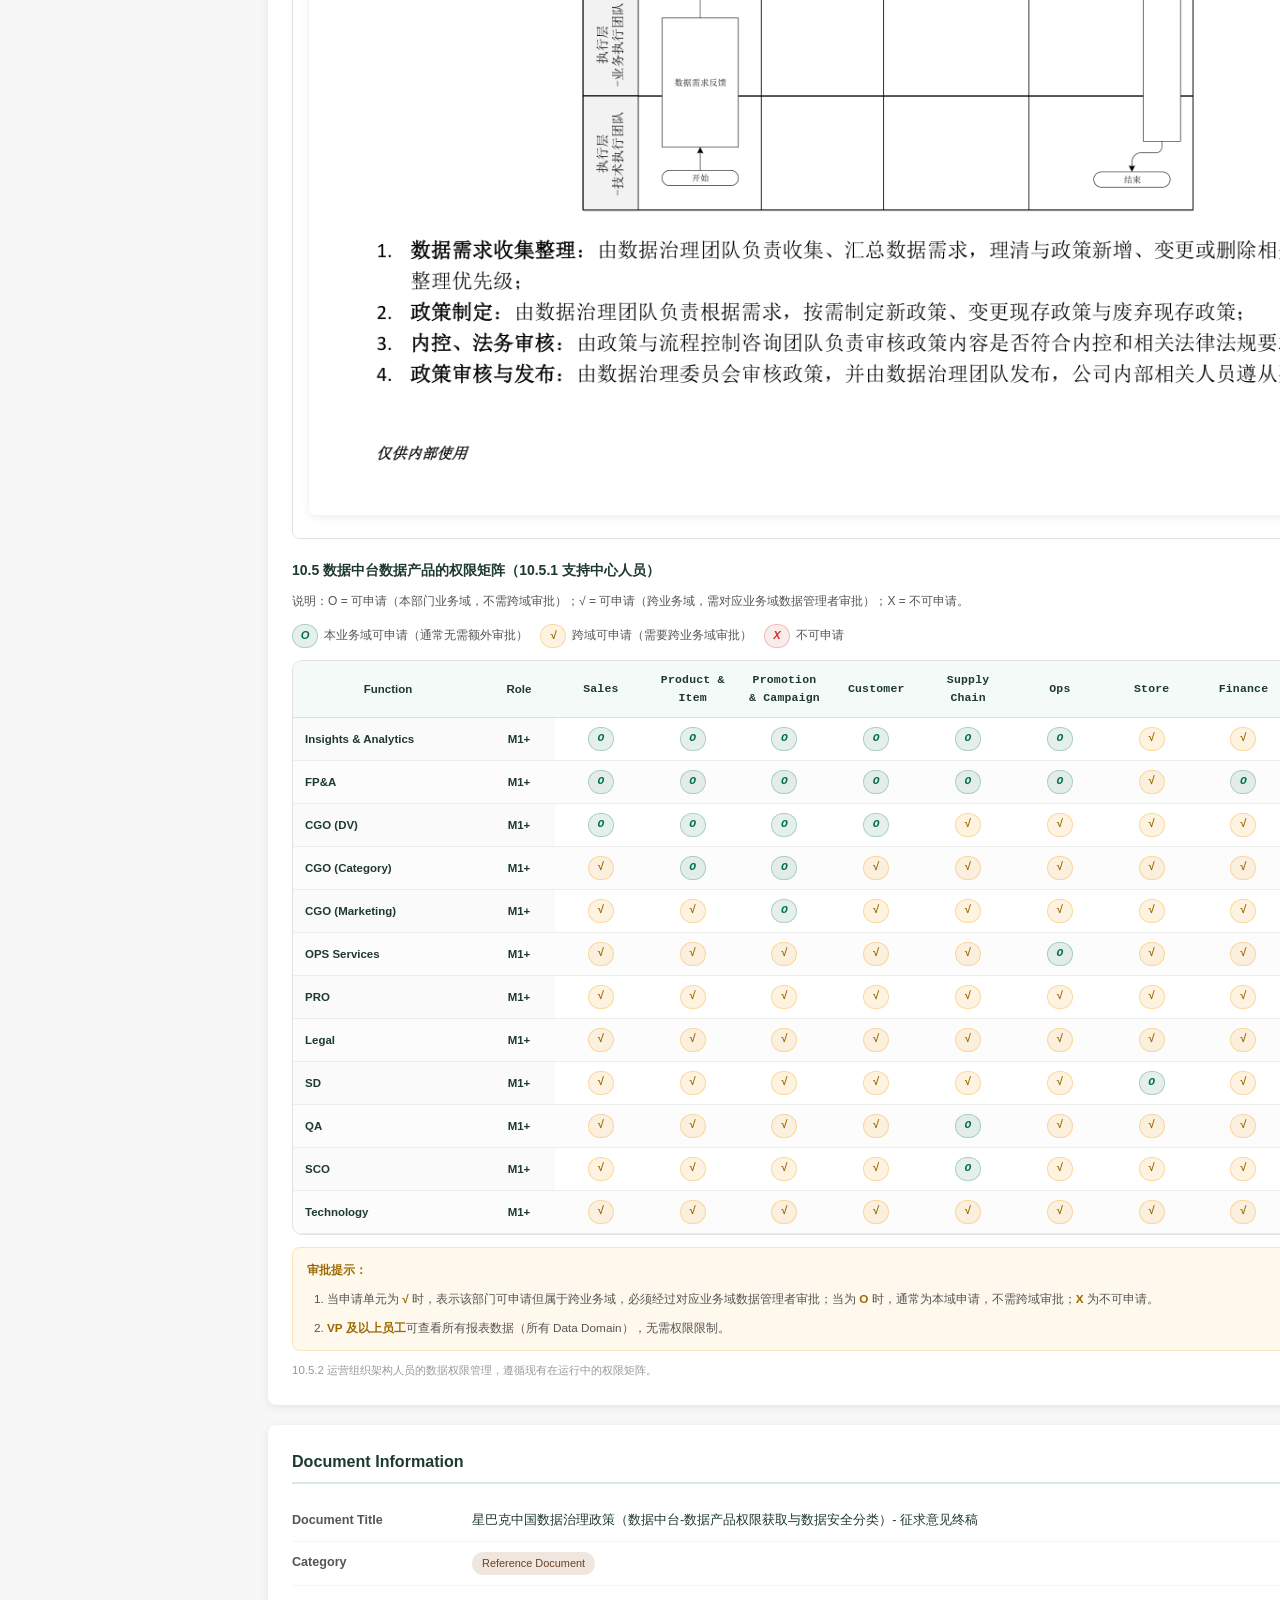
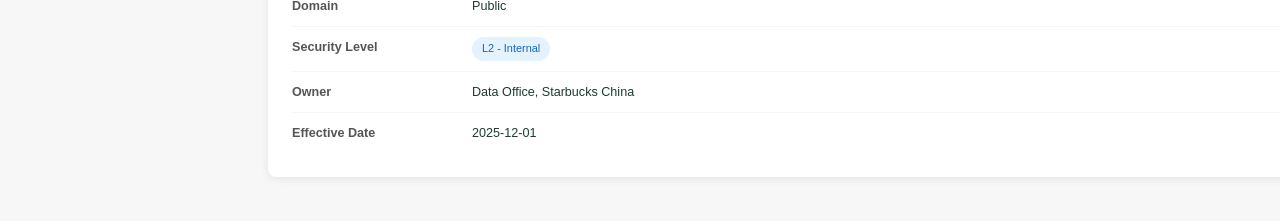
<file: detail-policy.html>
<!DOCTYPE html>
<html lang="en">
<head>
  <meta charset="UTF-8">
  <meta name="viewport" content="width=device-width, initial-scale=1.0">
  <title>Data Asset Hub - Data Governance Policy</title>
  <link rel="stylesheet" href="css/style.css">
  <style>
    .policy-toc-item {
      display: block;
      padding: 8px 16px;
      border-left: 3px solid transparent;
      color: var(--text-secondary);
      font-size: 0.9rem;
      transition: var(--transition);
    }
    .policy-toc-item:hover, .policy-toc-item.active {
      border-left-color: var(--sb-green);
      color: var(--sb-green);
      background: rgba(0,112,74,0.03);
    }
    .policy-flow-card {
      border: 1px solid var(--border-color);
      border-radius: 8px;
      background: #fff;
      overflow: hidden;
    }
    .policy-flow-header {
      padding: 12px 16px;
      border-bottom: 1px solid var(--border-color);
      background: rgba(0,112,74,0.03);
    }
    .policy-flow-header h4 {
      margin: 0;
      font-size: 0.95rem;
      color: var(--sb-dark-green);
    }
    .policy-flow-header p {
      margin: 4px 0 0;
      font-size: 0.85rem;
      color: var(--text-secondary);
    }
    .policy-flow-body {
      padding: 16px;
      background: #fff;
    }
    .policy-flow-steps {
      display: flex;
      align-items: stretch;
      gap: 10px;
      flex-wrap: wrap;
    }
    .flow-step {
      flex: 1 1 170px;
      min-height: 92px;
      border: 1px solid var(--border-color);
      border-radius: 8px;
      padding: 10px 12px;
      background: #fff;
    }
    .flow-step .step-kicker {
      font-size: 0.72rem;
      font-weight: 600;
      letter-spacing: 0.3px;
      color: var(--sb-green);
      margin-bottom: 4px;
    }
    .flow-step .step-title {
      font-size: 0.88rem;
      font-weight: 600;
      color: var(--sb-dark-green);
      margin-bottom: 4px;
      line-height: 1.35;
    }
    .flow-step .step-desc {
      font-size: 0.8rem;
      color: var(--text-secondary);
      line-height: 1.45;
    }
    .flow-arrow {
      align-self: center;
      font-size: 1rem;
      color: var(--sb-green);
      font-weight: 700;
      padding: 0 2px;
    }
    .flow-diagram {
      margin-top: 16px;
      padding-top: 16px;
      border-top: 1px dashed var(--border-color);
    }
    .flow-diagram p {
      font-size: 0.82rem;
      color: var(--text-muted);
      margin: 0 0 8px;
    }
    .flow-diagram img {
      width: 100%;
      max-width: 100%;
      border-radius: 6px;
      box-shadow: 0 2px 8px rgba(0,0,0,0.08);
    }
    .matrix-wrap {
      overflow-x: auto;
      border: 1px solid var(--border-color);
      border-radius: 10px;
      background: #fff;
    }
    .policy-matrix {
      border-radius: 6px;
      border-collapse: separate;
      border-spacing: 0;
      table-layout: fixed;
      min-width: 1180px;
      width: 100%;
    }
    .policy-matrix thead th {
      background: #f4faf7;
      color: var(--sb-dark-green);
      border-bottom: 1px solid var(--border-color);
      font-size: 0.82rem;
      padding: 10px 8px;
      text-align: center;
      white-space: normal;
      word-wrap: break-word;
    }
    .policy-matrix thead th.domain-col {
      font-family: 'Courier New', monospace;
      letter-spacing: 0.2px;
    }
    .policy-matrix tbody td {
      border-bottom: 1px solid #ececec;
      padding: 9px 8px;
      font-size: 0.82rem;
      text-align: center;
      white-space: nowrap;
      background: #fff;
    }
    .policy-matrix tbody td.domain-col {
      font-family: 'Courier New', monospace;
      letter-spacing: 0.2px;
      white-space: normal;
      word-wrap: break-word;
    }
    .policy-matrix tbody tr:nth-child(even) td {
      background: #fcfcfc;
    }
    .policy-matrix td.role-col,
    .policy-matrix td.level-col {
      text-align: center;
      font-weight: 600;
      color: var(--sb-dark-green);
      background: #fafafa;
    }
    .policy-matrix td.role-col {
      text-align: left;
      padding-left: 12px;
    }
    .policy-matrix col.col-function {
      width: 190px;
    }
    .policy-matrix col.col-role {
      width: 72px;
    }
    .policy-matrix col.col-domain {
      width: calc((100% - 262px) / 10);
    }
    .perm {
      display: inline-flex;
      align-items: center;
      justify-content: center;
      min-width: 26px;
      height: 24px;
      border-radius: 999px;
      font-weight: 700;
      font-size: 0.8rem;
      border: 1px solid transparent;
    }
    .perm.o {
      background: rgba(0,112,74,0.1);
      color: var(--sb-green);
      border-color: rgba(0,112,74,0.25);
    }
    .perm.cross {
      background: rgba(245,166,35,0.14);
      color: #9a6a00;
      border-color: rgba(245,166,35,0.35);
    }
    .perm.x {
      background: rgba(211,47,47,0.09);
      color: var(--sb-error);
      border-color: rgba(211,47,47,0.25);
    }
    .matrix-legend {
      display: flex;
      flex-wrap: wrap;
      gap: 12px;
      margin-bottom: 12px;
      font-size: 0.84rem;
      color: var(--text-secondary);
    }
    .matrix-legend span {
      display: inline-flex;
      align-items: center;
      gap: 6px;
    }
    .approval-note {
      margin-top: 12px;
      padding: 12px 14px;
      background: rgba(245,166,35,0.08);
      border: 1px solid rgba(245,166,35,0.26);
      border-radius: 8px;
      font-size: 0.84rem;
      color: var(--text-secondary);
      line-height: 1.75;
    }
    .approval-note strong {
      color: #9a6a00;
    }
    .approval-note ol {
      margin: 8px 0 0 20px;
      padding: 0;
    }
    .approval-note li + li {
      margin-top: 8px;
    }
    @media (max-width: 960px) {
      .policy-layout {
        grid-template-columns: 1fr !important;
      }
      .flow-arrow {
        display: none;
      }
      .flow-step {
        flex-basis: 100%;
      }
    }
  </style>
</head>
<body>
  <div id="nav-placeholder"></div>

  <div class="page-wrapper">
    <div class="page-container">

      <!-- Breadcrumb & Actions -->
      <div class="page-header">
        <div class="breadcrumb">
          <a href="index.html" data-i18n="breadcrumb_home">Home</a> <span>/</span>
          <a href="shelf.html" data-i18n="breadcrumb_assets">Data Assets</a> <span>/</span>
          <span data-i18n="policy_page_bc">Data Governance Policy</span>
        </div>
        <div style="display:flex; gap:10px; margin-left:auto;">
          <button class="btn btn-secondary" data-i18n="btn_back" onclick="history.back()">← Back</button>
        </div>
      </div>

      <!-- Detail Hero -->
      <div class="detail-hero">
        <div style="display:flex; align-items:center; gap:12px; margin-bottom:8px;">
          <h1 style="margin:0;" data-en="Starbucks China Data Governance Policy" data-cn="星巴克中国数据治理政策">星巴克中国数据治理政策</h1>
          <span class="tag tag-brown" style="font-size:0.85rem;">Reference Document</span>
        </div>
        <p style="opacity:0.9; font-size:0.95rem; margin-bottom:12px;">Starbucks China Data Governance Policy — Data Platform Product Access & Data Security Classification</p>
        <div class="detail-meta">
          <span>📂 Domain: <strong>Public</strong></span>
          <span>🔒 Security: <strong>L2 - Internal</strong></span>
          <span>👤 Owner: <strong>Data Office</strong></span>
          <span>📅 Effective Date: <strong>2025-12-01</strong></span>
        </div>
      </div>

      <!-- Two column layout: TOC + Content -->
      <div class="policy-layout" style="display:grid; grid-template-columns:220px 1fr; gap:24px;">

        <!-- Table of Contents -->
        <div class="card" style="align-self:start; position:sticky; top:84px;">
          <h4 style="font-size:0.9rem; color:var(--sb-dark-green); margin-bottom:12px;" data-i18n="policy_toc_title">Table of Contents</h4>
          <nav>
            <a class="policy-toc-item active" href="#overview" data-i18n="policy_toc_1">1. Policy Overview</a>
            <a class="policy-toc-item" href="#scope" data-i18n="policy_toc_2">2. Scope &amp; Applicability</a>
            <a class="policy-toc-item" href="#classification" data-i18n="policy_toc_3">3. Data Security Classification</a>
            <a class="policy-toc-item" href="#access" data-i18n="policy_toc_4">4. Data Access &amp; Authorization</a>
            <a class="policy-toc-item" href="#lifecycle" data-i18n="policy_toc_5">5. Data Product Lifecycle</a>
            <a class="policy-toc-item" href="#responsibilities" data-i18n="policy_toc_6">6. Roles &amp; Responsibilities</a>
            <a class="policy-toc-item" href="#appendix-flow" data-i18n="policy_toc_7">7. Appendix 10.1-10.5</a>
          </nav>
        </div>

        <!-- Main Content -->
        <div>

          <!-- Policy Overview -->
          <div class="detail-section" id="overview">
            <h2>1. Policy Overview</h2>
            <p class="i18n-cn" style="color:var(--text-secondary); line-height:1.8; margin-bottom:16px;">
              本政策旨在规范星巴克中国数据中台的数据产品权限获取流程及数据安全分类标准，确保企业数据资产在安全、合规的前提下高效流通与利用。
            </p>
            <p class="i18n-en" style="color:var(--text-secondary); line-height:1.8; margin-bottom:16px;">
              This policy establishes the framework for data product access authorization and data security classification within the Starbucks China Data Platform. It ensures that enterprise data assets are utilized efficiently while maintaining security and compliance standards.
            </p>
            <div class="detail-row">
              <div class="detail-label">Policy Owner</div>
              <div class="detail-value">Data Office, Starbucks China</div>
            </div>
            <div class="detail-row">
              <div class="detail-label">Effective Date</div>
              <div class="detail-value">2025-12-01</div>
            </div>
            <div class="detail-row">
              <div class="detail-label">Review Cycle</div>
              <div class="detail-value">Annual Review</div>
            </div>
            <div class="detail-row">
              <div class="detail-label">Status</div>
              <div class="detail-value"><span class="tag status-approved">Approved</span></div>
            </div>
          </div>

          <!-- Scope -->
          <div class="detail-section" id="scope">
            <h2>2. Scope & Applicability</h2>
            <p class="i18n-cn" style="color:var(--text-secondary); line-height:1.8; margin-bottom:16px;">
              本政策适用于所有通过<strong>星巴克中国数据中台</strong>获取、使用、分发数据产品的内部员工及合作伙伴，规范数据获取与使用流程，保障数据中台上的数据资产在公司范围内被合理、合规使用。
            </p>
            <p class="i18n-en" style="color:var(--text-secondary); line-height:1.8; margin-bottom:16px;">
              This policy applies to all internal employees and partners who obtain, use, or distribute data products through the <strong>Starbucks China Data Platform</strong>. It governs the data access and usage process, ensuring all data assets on the platform are used appropriately and in compliance within the company.
            </p>
            <div style="display:flex; flex-direction:column; gap:12px;">
              <div style="padding:14px 18px; background:rgba(0,112,74,0.03); border-left:4px solid var(--sb-green); border-radius:0 8px 8px 0;">
                <strong style="color:var(--sb-green);">All Internal Employees</strong>
                <p style="color:var(--text-secondary); margin-top:4px; font-size:0.9rem;">全体星巴克中国内部员工在使用数据平台时需遵守本政策。</p>
              </div>
              <div style="padding:14px 18px; background:rgba(203,162,88,0.03); border-left:4px solid var(--sb-gold); border-radius:0 8px 8px 0;">
                <strong style="color:var(--sb-gold);">External Partners & Vendors</strong>
                <p style="color:var(--text-secondary); margin-top:4px; font-size:0.9rem;">涉及数据交换的外部合作伙伴须按本政策执行数据安全分级与审批流程。</p>
              </div>
              <div style="padding:14px 18px; background:rgba(107,66,38,0.03); border-left:4px solid var(--sb-brown); border-radius:0 8px 8px 0;">
                <strong style="color:var(--sb-brown);">All Data Products on the Platform</strong>
                <p style="color:var(--text-secondary); margin-top:4px; font-size:0.9rem;">数据中台上的所有数据产品（报表、多维模型、原始数据）均纳入本政策管辖范围。</p>
              </div>
            </div>
            <div style="margin-top:14px; padding:12px 16px; background:rgba(245,166,35,0.06); border:1px solid rgba(245,166,35,0.3); border-radius:8px; font-size:0.88rem; color:var(--text-secondary); line-height:1.75;">
              <strong style="color:#9a6a00;">⚠️ <span data-en="Scope Note on Source System Data" data-cn="源系统数据范围说明">源系统数据范围说明</span></strong><br>
              <span class="i18n-cn">在星巴克中国信息应用源系统中存在原始与轻度聚合数据。此部分数据的获取与使用需要遵从源系统管理与公司信息安全保护政策条例的要求：<em>Starbucks Data Protection Standard — approved by Global Cybersecurity Services 2021</em>。本政策不覆盖源系统数据的管理。</span>
              <span class="i18n-en">Raw and lightly aggregated data exists within Starbucks China source systems. Access and use of such data must comply with source system management and the company’s information security policy: <em>Starbucks Data Protection Standard — approved by Global Cybersecurity Services 2021</em>. This policy does not cover the management of source system data.</span>
            </div>
          </div>

          <!-- Data Security Classification -->
          <div class="detail-section" id="classification">
            <h2>3. Data Security Classification</h2>
            <p style="color:var(--text-secondary); line-height:1.8; margin-bottom:20px;">
              <span class="i18n-cn">所有数据资产须按以下四级安全分类进行标注，分类结果直接决定数据的访问权限与分发方式。</span>
              <span class="i18n-en">All data assets must be labeled according to the following four-tier security classification. The classification directly determines data access permissions and distribution methods.</span>
            </p>
            <table class="data-table" style="margin-bottom:20px;">
              <thead>
                <tr>
                  <th>Level</th>
                  <th>Classification</th>
                  <th>中文</th>
                  <th>Description</th>
                  <th>Access Rule</th>
                </tr>
              </thead>
              <tbody>
                <tr>
                  <td><span class="tag tag-l1" style="font-weight:600;">L1</span></td>
                  <td><strong>Public</strong></td>
                  <td>公开数据</td>
                  <td>Can be shared both internally and externally without restriction</td>
                  <td>Open access, no approval needed</td>
                </tr>
                <tr>
                  <td><span class="tag tag-l2" style="font-weight:600;">L2</span></td>
                  <td><strong>Internal</strong></td>
                  <td>内部数据</td>
                  <td>For internal use only; default for most employees, especially Data Dictionaries</td>
                  <td>Auto-granted to all internal users</td>
                </tr>
                <tr>
                  <td><span class="tag tag-l3" style="font-weight:600;">L3</span></td>
                  <td><strong>Confidential</strong></td>
                  <td>内部保密数据</td>
                  <td>Restricted business data; access requires explicit approval</td>
                  <td>Data Owner approval required</td>
                </tr>
                <tr style="background:rgba(211,47,47,0.03);">
                  <td><span class="tag tag-red" style="font-weight:600;">L4</span></td>
                  <td><strong>Private</strong></td>
                  <td>极高敏感数据</td>
                  <td>Personally identifiable information (PII) — ID numbers, phone numbers, addresses</td>
                  <td style="color:var(--sb-error); font-weight:600;">🚫 Prohibited on this platform</td>
                </tr>
              </tbody>
            </table>
            <div style="padding:14px 18px; background:rgba(211,47,47,0.05); border:1px solid rgba(211,47,47,0.2); border-radius:8px;">
              <div style="display:flex; align-items:center; gap:8px; margin-bottom:6px;">
                <span style="font-size:1.1rem;">🚫</span>
                <strong style="color:var(--sb-error);">L4 Prohibition Notice</strong>
              </div>
              <div style="font-size:0.88rem; color:var(--text-secondary);">
                <span class="i18n-cn">L4级数据（如个人身份证号、手机号、家庭住址等）严禁在本平台上传、存储或分发。违反者将按公司信息安全政策追责。</span>
                <span class="i18n-en">L4 data (e.g., national ID numbers, phone numbers, home addresses) is strictly prohibited from being uploaded, stored, or distributed on this platform. Violators will be held accountable under the company’s information security policy.</span>
              </div>
            </div>
          </div>

          <!-- Data Access & Authorization -->
          <div class="detail-section" id="access">
            <h2>4. Data Access & Authorization</h2>
            <p style="color:var(--text-secondary); line-height:1.8; margin-bottom:20px;">
              <span class="i18n-cn">数据权限申请遵循分级审批制度，审批流程因申请人职级和数据安全等级而异。</span>
              <span class="i18n-en">Data access requests follow a tiered approval system. The approval process varies based on the applicant’s job level and the data security classification.</span>
            </p>

            <h3 style="font-size:1rem; color:var(--sb-dark-green); margin:16px 0 12px;">4.1 Standard Approval Flow</h3>
            <div class="timeline" style="margin-bottom:24px;">
              <div class="timeline-item">
                <div class="timeline-dot"></div>
                <div class="timeline-content">
                  <div class="tl-header">
                    <span class="tl-name">Step 1: Submit Application</span>
                  </div>
                  <div class="tl-role">Employee submits data access request via the platform</div>
                </div>
              </div>
              <div class="timeline-item">
                <div class="timeline-dot"></div>
                <div class="timeline-content">
                  <div class="tl-header">
                    <span class="tl-name">Step 2: Line Manager Review</span>
                    <span class="tag tag-gold" style="font-size:0.75rem;">Skip for M4+</span>
                  </div>
                  <div class="tl-role">Direct manager verifies business need and appropriateness</div>
                </div>
              </div>
              <div class="timeline-item">
                <div class="timeline-dot"></div>
                <div class="timeline-content">
                  <div class="tl-header">
                    <span class="tl-name">Step 3: Data Owner / Data Office Review</span>
                  </div>
                  <div class="tl-role">Data Owner or Data Office verifies security compliance and scope</div>
                </div>
              </div>
              <div class="timeline-item">
                <div class="timeline-dot"></div>
                <div class="timeline-content">
                  <div class="tl-header">
                    <span class="tl-name">Step 4: System Provisioning</span>
                    <span class="tag status-approved" style="font-size:0.75rem;">Auto</span>
                  </div>
                  <div class="tl-role">Access is automatically granted upon final approval</div>
                </div>
              </div>
            </div>

            <h3 style="font-size:1rem; color:var(--sb-dark-green); margin:16px 0 12px;">4.2 Special Approval Rules</h3>
            <table class="data-table">
              <thead>
                <tr>
                  <th>Applicant Type</th>
                  <th>Approval Flow</th>
                </tr>
              </thead>
              <tbody>
                <tr>
                  <td>General Employee (below M4)</td>
                  <td>Line Manager → Data Office Review → System Provisioning</td>
                </tr>
                <tr>
                  <td>Senior Employee (M4 and above)</td>
                  <td>Skip Line Manager → Data Office Review → System Provisioning</td>
                </tr>
                <tr>
                  <td>Data Office Member</td>
                  <td>Self-approval → Auto Publish / Grant</td>
                </tr>
              </tbody>
            </table>
          </div>

          <!-- Data Product Lifecycle -->
          <div class="detail-section" id="lifecycle">
            <h2>5. Data Product Lifecycle</h2>
            <p style="color:var(--text-secondary); line-height:1.8; margin-bottom:16px;">
              <span class="i18n-cn">数据资产遵循标准化的生命周期管理流程，确保数据质量和时效性。</span>
              <span class="i18n-en">Data assets follow a standardized lifecycle management process to ensure data quality and timeliness.</span>
            </p>
            <div style="display:flex; align-items:center; justify-content:center; gap:12px; flex-wrap:wrap; padding:24px 0;">
              <div style="padding:14px 20px; background:var(--sb-light-green); border-radius:8px; font-weight:600; color:var(--sb-green); text-align:center;">
                📝 Draft<br><small style="font-weight:400;">Created / Submitted</small>
              </div>
              <span style="font-size:1.4rem; color:var(--sb-green);">→</span>
              <div style="padding:14px 20px; background:#FFF3DC; border-radius:8px; font-weight:600; color:var(--sb-gold); text-align:center;">
                🔍 Under Review<br><small style="font-weight:400;">Manager + DO</small>
              </div>
              <span style="font-size:1.4rem; color:var(--sb-green);">→</span>
              <div style="padding:14px 20px; background:var(--sb-green); border-radius:8px; font-weight:600; color:#fff; text-align:center;">
                ✅ Published<br><small style="font-weight:400;">Live on Platform</small>
              </div>
              <span style="font-size:1.4rem; color:var(--sb-green);">→</span>
              <div style="padding:14px 20px; background:#E3F2FD; border-radius:8px; font-weight:600; color:#1565C0; text-align:center;">
                ✏️ Updated<br><small style="font-weight:400;">Version Increment</small>
              </div>
              <span style="font-size:1.4rem; color:var(--text-muted);">→</span>
              <div style="padding:14px 20px; background:#F5F5F5; border-radius:8px; font-weight:600; color:var(--text-muted); text-align:center;">
                📦 Archived<br><small style="font-weight:400;">End of Life</small>
              </div>
            </div>
          </div>

          <!-- Roles & Responsibilities -->
          <div class="detail-section" id="responsibilities">
            <h2>6. Roles & Responsibilities</h2>
            <p style="color:var(--text-secondary); font-size:0.88rem; line-height:1.7; margin-bottom:14px;">
              <span class="i18n-cn">角色与管理职责严格参照《星巴克中国数据治理政策》第 5 章（5.1–5.4）。</span>
              <span class="i18n-en">Roles and management responsibilities strictly follow Chapter 5 (5.1–5.4) of the Starbucks China Data Governance Policy.</span>
            </p>
            <table class="data-table">
              <thead>
                <tr>
                  <th style="width:44px; text-align:center;">§</th>
                  <th>Role</th>
                  <th style="white-space:nowrap;">中文名称</th>
                  <th>Key Responsibilities（主要职责）</th>
                </tr>
              </thead>
              <tbody>
                <tr>
                  <td style="text-align:center; color:var(--sb-green); font-weight:700;">5.1</td>
                  <td><strong>Data Governance Team</strong></td>
                  <td style="white-space:nowrap;">数据治理团队</td>
                  <td>数据治理办公室牵头团队。负责规划与协同数据治理工作，制定并发布数据治理路线图、政策、标准与流程；管理业务术语；协同制定数据质量预期与监测指标；界定数据需求范围并确定优先级；在公司内部组织数据治理培训推广。</td>
                </tr>
                <tr>
                  <td style="text-align:center; color:var(--sb-green); font-weight:700;">5.2</td>
                  <td><strong>Technical Data Steward</strong></td>
                  <td style="white-space:nowrap;">技术数据团队</td>
                  <td>将数据业务需求转化为技术解决方案。提供数据技术定义、数据字典及技术元数据；监控落地执行；提供问题或变更影响分析；负责数据标准技术属性的解释与应用指导，及技术团队内培训推广。</td>
                </tr>
                <tr>
                  <td style="text-align:center; color:var(--sb-green); font-weight:700;">5.3</td>
                  <td><strong>Business Data Stewards</strong></td>
                  <td style="white-space:nowrap;">业务数据团队</td>
                  <td>定义数据的业务含义与用途，配合推动数据治理机制建设。定义并管理业务术语表及业务/管理元数据；提出业务规则与数据质量预期；收集业务侧数据需求并确定优先级；遵从外部合规要求；负责业务团队内培训推广。</td>
                </tr>
                <tr style="background:rgba(0,112,74,0.025);">
                  <td style="text-align:center; color:var(--text-muted); font-size:0.8rem;">5.3.1</td>
                  <td><strong>Data Owner</strong><br><span class="tag tag-green" style="font-size:0.72rem; margin-top:4px;">Sub-role of 5.3</span></td>
                  <td style="white-space:nowrap;">数据管理者</td>
                  <td>由业务数据团队委派代表构成。拥有本主题域内数据的定义权与数据权限矩阵定义权；负责本主题域内元数据和数据权限的定义与管理；执行职责范围内数据权限审批（每主题域需指定至少 1 名）。</td>
                </tr>
                <tr>
                  <td style="text-align:center; color:var(--sb-green); font-weight:700;">5.4</td>
                  <td><strong>Control &amp; Advisor Team</strong></td>
                  <td style="white-space:nowrap;">政策与流程控制咨询团队</td>
                  <td>审核数据治理政策、标准是否符合公司与外部法律、法规及监管要求；为内部政策与标准制定提供专业领域建议与支持（含 Internal Audit、Internal Control、Legal Team）。</td>
                </tr>
              </tbody>
            </table>
          </div>

          <!-- Appendix Flowcharts -->
          <div class="detail-section" id="appendix-flow">
            <h2>7. Appendix 10.1 - 10.5</h2>
            <p style="color:var(--text-secondary); line-height:1.8; margin-bottom:16px;">
              <span class="i18n-cn">以下内容严格参考《星巴克中国数据治理政策》附录 10.1、10.2、10.3、10.4、10.5，支持通过 Tab 查看 4 个流程，并展示权限矩阵。</span>
              <span class="i18n-en">The following content strictly references Appendices 10.1, 10.2, 10.3, 10.4 and 10.5 of the Starbucks China Data Governance Policy. Use the tabs below to view each process flow and the access permission matrix.</span>
            </p>

            <div class="tabs" style="margin-bottom:16px; flex-wrap:wrap;">
              <div class="tab-item active" data-tab="flow-101"><span data-en="10.1 Policy Publish/Change/Retire" data-cn="10.1 政策发布/变更/废弃">10.1 政策发布/变更/废弃</span></div>
              <div class="tab-item" data-tab="flow-102"><span data-en="10.2 Data Access Request" data-cn="10.2 数据权限获取">10.2 数据权限获取</span></div>
              <div class="tab-item" data-tab="flow-103"><span data-en="10.3 Permission Matrix Change" data-cn="10.3 权限矩阵/流程变更">10.3 权限矩阵/流程变更</span></div>
              <div class="tab-item" data-tab="flow-104"><span data-en="10.4 Metadata Change" data-cn="10.4 元数据新增/变更/废弃">10.4 元数据新增/变更/废弃</span></div>
            </div>

            <div class="tab-content active" id="flow-101">
              <div class="policy-flow-card">
                <div class="policy-flow-header">
                  <h4>10.1 数据治理政策发布/变更/废弃流程</h4>
                  <p>按需发起：从需求收集到内控法务审核，再到治理委员会审核发布。</p>
                </div>
                <div class="policy-flow-body">
                  <div class="policy-flow-steps">
                    <div class="flow-step">
                      <div class="step-kicker">STEP 1</div>
                      <div class="step-title">数据需求收集整理</div>
                      <div class="step-desc">数据治理团队收集、汇总需求并整理优先级。</div>
                    </div>
                    <div class="flow-arrow">→</div>
                    <div class="flow-step">
                      <div class="step-kicker">STEP 2</div>
                      <div class="step-title">政策制定</div>
                      <div class="step-desc">按需制定新政策，或对现存政策变更/废弃。</div>
                    </div>
                    <div class="flow-arrow">→</div>
                    <div class="flow-step">
                      <div class="step-kicker">STEP 3</div>
                      <div class="step-title">内控、法务审核</div>
                      <div class="step-desc">政策与流程控制咨询团队审核合规性。</div>
                    </div>
                    <div class="flow-arrow">→</div>
                    <div class="flow-step">
                      <div class="step-kicker">STEP 4</div>
                      <div class="step-title">政策审核与发布</div>
                      <div class="step-desc">数据治理委员会审核通过后由数据治理团队发布。</div>
                    </div>
                  </div>
                  <div class="flow-diagram">
                    <p>📎 参考流程图</p>
                    <img src="reference/10.1_full.png" alt="10.1 数据治理政策发布/变更/废弃流程">
                  </div>
                </div>
              </div>
            </div>

            <div class="tab-content" id="flow-102">
              <div class="policy-flow-card">
                <div class="policy-flow-header">
                  <h4>10.2 数据产品上的数据权限获取流程</h4>
                  <p>业务用户在 OAH 申请后，按安全等级与权限矩阵判断是否进入审批。</p>
                </div>
                <div class="policy-flow-body">
                  <div class="policy-flow-steps">
                    <div class="flow-step">
                      <div class="step-kicker">STEP 1</div>
                      <div class="step-title">数据需求申请</div>
                      <div class="step-desc">业务用户提交申请，选择数据范围并说明用途。</div>
                    </div>
                    <div class="flow-arrow">→</div>
                    <div class="flow-step">
                      <div class="step-kicker">STEP 2</div>
                      <div class="step-title">数据安全等级判断</div>
                      <div class="step-desc">L1-L2 可自动开通；涉及 L3 则进入审批流程。</div>
                    </div>
                    <div class="flow-arrow">→</div>
                    <div class="flow-step">
                      <div class="step-kicker">STEP 3</div>
                      <div class="step-title">业务意图审批</div>
                      <div class="step-desc">由本业务条线 Line Manager（M4+）审批使用意图。</div>
                    </div>
                    <div class="flow-arrow">→</div>
                    <div class="flow-step">
                      <div class="step-kicker">STEP 4</div>
                      <div class="step-title">权限矩阵判断</div>
                      <div class="step-desc">治理团队判断是否跨域及是否满足最小化原则。</div>
                    </div>
                    <div class="flow-arrow">→</div>
                    <div class="flow-step">
                      <div class="step-kicker">STEP 5</div>
                      <div class="step-title">跨业务域管理者审批</div>
                      <div class="step-desc">跨域申请由相应数据管理者（M4+）审批。</div>
                    </div>
                    <div class="flow-arrow">→</div>
                    <div class="flow-step">
                      <div class="step-kicker">STEP 6</div>
                      <div class="step-title">数据授权</div>
                      <div class="step-desc">技术执行团队/系统完成权限开通。</div>
                    </div>
                  </div>
                  <div class="flow-diagram">
                    <p>📎 参考流程图</p>
                    <img src="reference/10.2_full.png" alt="10.2 数据产品上的数据权限获取流程">
                  </div>
                </div>
              </div>
            </div>

            <div class="tab-content" id="flow-103">
              <div class="policy-flow-card">
                <div class="policy-flow-header">
                  <h4>10.3 数据权限矩阵与数据权限获取流程变更流程</h4>
                  <p>覆盖报表与元数据，处理权限矩阵与申请流程的常态化变更。</p>
                </div>
                <div class="policy-flow-body">
                  <div class="policy-flow-steps">
                    <div class="flow-step">
                      <div class="step-kicker">STEP 1</div>
                      <div class="step-title">变更需求收集</div>
                      <div class="step-desc">收集业务反馈与管理要求，形成矩阵/流程变更需求。</div>
                    </div>
                    <div class="flow-arrow">→</div>
                    <div class="flow-step">
                      <div class="step-kicker">STEP 2</div>
                      <div class="step-title">变更审核</div>
                      <div class="step-desc">数据治理团队审核需求合理性并确认执行方案。</div>
                    </div>
                    <div class="flow-arrow">→</div>
                    <div class="flow-step">
                      <div class="step-kicker">STEP 3</div>
                      <div class="step-title">变更发布</div>
                      <div class="step-desc">发布新的权限矩阵或数据获取流程并通知相关团队。</div>
                    </div>
                  </div>
                  <div class="flow-diagram">
                    <p>📎 参考流程图</p>
                    <img src="reference/10.3_full.png" alt="10.3 数据权限矩阵与数据权限获取流程变更流程">
                  </div>
                </div>
              </div>
            </div>

            <div class="tab-content" id="flow-104">
              <div class="policy-flow-card">
                <div class="policy-flow-header">
                  <h4>10.4 元数据新增/变更/废弃流程</h4>
                  <p>指导业务数据、技术数据与治理团队协同完成元数据变更。</p>
                </div>
                <div class="policy-flow-body">
                  <div class="policy-flow-steps">
                    <div class="flow-step">
                      <div class="step-kicker">STEP 1</div>
                      <div class="step-title">变更需求收集</div>
                      <div class="step-desc">收集并整理新增/删除、业务/技术/管理元数据变更需求。</div>
                    </div>
                    <div class="flow-arrow">→</div>
                    <div class="flow-step">
                      <div class="step-kicker">STEP 2</div>
                      <div class="step-title">变更审核</div>
                      <div class="step-desc">治理团队拟定意见稿并与业务/技术管理者确认审核。</div>
                    </div>
                    <div class="flow-arrow">→</div>
                    <div class="flow-step">
                      <div class="step-kicker">STEP 3</div>
                      <div class="step-title">变更发布</div>
                      <div class="step-desc">向公司内部团队发布新的元数据资产标准。</div>
                    </div>
                  </div>
                  <div class="flow-diagram">
                    <p>📋 参考流程图</p>
                    <img src="reference/10.4_full.png" alt="10.4 元数据新增/变更/废弃流程">
                  </div>
                </div>
              </div>
            </div>

            <div style="margin-top:20px;" id="appendix-matrix">
              <h3 style="font-size:1rem; color:var(--sb-dark-green); margin:0 0 10px;">10.5 数据中台数据产品的权限矩阵（10.5.1 支持中心人员）</h3>
              <p style="color:var(--text-secondary); font-size:0.86rem; line-height:1.7; margin-bottom:12px;">
                说明：O = 可申请（本部门业务域，不需跨域审批）；√ = 可申请（跨业务域，需对应业务域数据管理者审批）；X = 不可申请。
              </p>

              <div class="matrix-legend">
                <span><i class="perm o">O</i>本业务域可申请（通常无需额外审批）</span>
                <span><i class="perm cross">√</i>跨域可申请（需要跨业务域审批）</span>
                <span><i class="perm x">X</i>不可申请</span>
              </div>

              <div class="matrix-wrap">
                <table class="policy-matrix">
                  <colgroup>
                    <col class="col-function">
                    <col class="col-role">
                    <col class="col-domain"><col class="col-domain"><col class="col-domain"><col class="col-domain"><col class="col-domain">
                    <col class="col-domain"><col class="col-domain"><col class="col-domain"><col class="col-domain"><col class="col-domain">
                  </colgroup>
                  <thead>
                    <tr>
                      <th>Function</th>
                      <th>Role</th>
                      <th class="domain-col">Sales</th>
                      <th class="domain-col">Product &amp; Item</th>
                      <th class="domain-col">Promotion &amp; Campaign</th>
                      <th class="domain-col">Customer</th>
                      <th class="domain-col">Supply Chain</th>
                      <th class="domain-col">Ops</th>
                      <th class="domain-col">Store</th>
                      <th class="domain-col">Finance</th>
                      <th class="domain-col">Legal</th>
                      <th class="domain-col">Partner</th>
                    </tr>
                  </thead>
                  <tbody>
                    <tr><td class="role-col">Insights &amp; Analytics</td><td class="level-col">M1+</td><td class="domain-col"><i class="perm o">O</i></td><td class="domain-col"><i class="perm o">O</i></td><td class="domain-col"><i class="perm o">O</i></td><td class="domain-col"><i class="perm o">O</i></td><td class="domain-col"><i class="perm o">O</i></td><td class="domain-col"><i class="perm o">O</i></td><td class="domain-col"><i class="perm cross">√</i></td><td class="domain-col"><i class="perm cross">√</i></td><td class="domain-col"><i class="perm x">X</i></td><td class="domain-col"><i class="perm x">X</i></td></tr>
                    <tr><td class="role-col">FP&amp;A</td><td class="level-col">M1+</td><td class="domain-col"><i class="perm o">O</i></td><td class="domain-col"><i class="perm o">O</i></td><td class="domain-col"><i class="perm o">O</i></td><td class="domain-col"><i class="perm o">O</i></td><td class="domain-col"><i class="perm o">O</i></td><td class="domain-col"><i class="perm o">O</i></td><td class="domain-col"><i class="perm cross">√</i></td><td class="domain-col"><i class="perm o">O</i></td><td class="domain-col"><i class="perm x">X</i></td><td class="domain-col"><i class="perm x">X</i></td></tr>
                    <tr><td class="role-col">CGO (DV)</td><td class="level-col">M1+</td><td class="domain-col"><i class="perm o">O</i></td><td class="domain-col"><i class="perm o">O</i></td><td class="domain-col"><i class="perm o">O</i></td><td class="domain-col"><i class="perm o">O</i></td><td class="domain-col"><i class="perm cross">√</i></td><td class="domain-col"><i class="perm cross">√</i></td><td class="domain-col"><i class="perm cross">√</i></td><td class="domain-col"><i class="perm cross">√</i></td><td class="domain-col"><i class="perm x">X</i></td><td class="domain-col"><i class="perm x">X</i></td></tr>
                    <tr><td class="role-col">CGO (Category)</td><td class="level-col">M1+</td><td class="domain-col"><i class="perm cross">√</i></td><td class="domain-col"><i class="perm o">O</i></td><td class="domain-col"><i class="perm o">O</i></td><td class="domain-col"><i class="perm cross">√</i></td><td class="domain-col"><i class="perm cross">√</i></td><td class="domain-col"><i class="perm cross">√</i></td><td class="domain-col"><i class="perm cross">√</i></td><td class="domain-col"><i class="perm cross">√</i></td><td class="domain-col"><i class="perm x">X</i></td><td class="domain-col"><i class="perm x">X</i></td></tr>
                    <tr><td class="role-col">CGO (Marketing)</td><td class="level-col">M1+</td><td class="domain-col"><i class="perm cross">√</i></td><td class="domain-col"><i class="perm cross">√</i></td><td class="domain-col"><i class="perm o">O</i></td><td class="domain-col"><i class="perm cross">√</i></td><td class="domain-col"><i class="perm cross">√</i></td><td class="domain-col"><i class="perm cross">√</i></td><td class="domain-col"><i class="perm cross">√</i></td><td class="domain-col"><i class="perm cross">√</i></td><td class="domain-col"><i class="perm x">X</i></td><td class="domain-col"><i class="perm x">X</i></td></tr>
                    <tr><td class="role-col">OPS Services</td><td class="level-col">M1+</td><td class="domain-col"><i class="perm cross">√</i></td><td class="domain-col"><i class="perm cross">√</i></td><td class="domain-col"><i class="perm cross">√</i></td><td class="domain-col"><i class="perm cross">√</i></td><td class="domain-col"><i class="perm cross">√</i></td><td class="domain-col"><i class="perm o">O</i></td><td class="domain-col"><i class="perm cross">√</i></td><td class="domain-col"><i class="perm cross">√</i></td><td class="domain-col"><i class="perm x">X</i></td><td class="domain-col"><i class="perm x">X</i></td></tr>
                    <tr><td class="role-col">PRO</td><td class="level-col">M1+</td><td class="domain-col"><i class="perm cross">√</i></td><td class="domain-col"><i class="perm cross">√</i></td><td class="domain-col"><i class="perm cross">√</i></td><td class="domain-col"><i class="perm cross">√</i></td><td class="domain-col"><i class="perm cross">√</i></td><td class="domain-col"><i class="perm cross">√</i></td><td class="domain-col"><i class="perm cross">√</i></td><td class="domain-col"><i class="perm cross">√</i></td><td class="domain-col"><i class="perm x">X</i></td><td class="domain-col"><i class="perm o">O</i></td></tr>
                    <tr><td class="role-col">Legal</td><td class="level-col">M1+</td><td class="domain-col"><i class="perm cross">√</i></td><td class="domain-col"><i class="perm cross">√</i></td><td class="domain-col"><i class="perm cross">√</i></td><td class="domain-col"><i class="perm cross">√</i></td><td class="domain-col"><i class="perm cross">√</i></td><td class="domain-col"><i class="perm cross">√</i></td><td class="domain-col"><i class="perm cross">√</i></td><td class="domain-col"><i class="perm cross">√</i></td><td class="domain-col"><i class="perm o">O</i></td><td class="domain-col"><i class="perm x">X</i></td></tr>
                    <tr><td class="role-col">SD</td><td class="level-col">M1+</td><td class="domain-col"><i class="perm cross">√</i></td><td class="domain-col"><i class="perm cross">√</i></td><td class="domain-col"><i class="perm cross">√</i></td><td class="domain-col"><i class="perm cross">√</i></td><td class="domain-col"><i class="perm cross">√</i></td><td class="domain-col"><i class="perm cross">√</i></td><td class="domain-col"><i class="perm o">O</i></td><td class="domain-col"><i class="perm cross">√</i></td><td class="domain-col"><i class="perm x">X</i></td><td class="domain-col"><i class="perm x">X</i></td></tr>
                    <tr><td class="role-col">QA</td><td class="level-col">M1+</td><td class="domain-col"><i class="perm cross">√</i></td><td class="domain-col"><i class="perm cross">√</i></td><td class="domain-col"><i class="perm cross">√</i></td><td class="domain-col"><i class="perm cross">√</i></td><td class="domain-col"><i class="perm o">O</i></td><td class="domain-col"><i class="perm cross">√</i></td><td class="domain-col"><i class="perm cross">√</i></td><td class="domain-col"><i class="perm cross">√</i></td><td class="domain-col"><i class="perm x">X</i></td><td class="domain-col"><i class="perm x">X</i></td></tr>
                    <tr><td class="role-col">SCO</td><td class="level-col">M1+</td><td class="domain-col"><i class="perm cross">√</i></td><td class="domain-col"><i class="perm cross">√</i></td><td class="domain-col"><i class="perm cross">√</i></td><td class="domain-col"><i class="perm cross">√</i></td><td class="domain-col"><i class="perm o">O</i></td><td class="domain-col"><i class="perm cross">√</i></td><td class="domain-col"><i class="perm cross">√</i></td><td class="domain-col"><i class="perm cross">√</i></td><td class="domain-col"><i class="perm x">X</i></td><td class="domain-col"><i class="perm x">X</i></td></tr>
                    <tr><td class="role-col">Technology</td><td class="level-col">M1+</td><td class="domain-col"><i class="perm cross">√</i></td><td class="domain-col"><i class="perm cross">√</i></td><td class="domain-col"><i class="perm cross">√</i></td><td class="domain-col"><i class="perm cross">√</i></td><td class="domain-col"><i class="perm cross">√</i></td><td class="domain-col"><i class="perm cross">√</i></td><td class="domain-col"><i class="perm cross">√</i></td><td class="domain-col"><i class="perm cross">√</i></td><td class="domain-col"><i class="perm x">X</i></td><td class="domain-col"><i class="perm x">X</i></td></tr>
                  </tbody>
                </table>
              </div>

              <div class="approval-note">
                <strong>审批提示：</strong>
                <ol>
                  <li>当申请单元为 <strong>√</strong> 时，表示该部门可申请但属于跨业务域，必须经过对应业务域数据管理者审批；当为 <strong>O</strong> 时，通常为本域申请，不需跨域审批；<strong>X</strong> 为不可申请。</li>
                  <li><strong>VP 及以上员工</strong>可查看所有报表数据（所有 Data Domain），无需权限限制。</li>
                </ol>
              </div>

              <div style="margin-top:10px; font-size:0.82rem; color:var(--text-muted); line-height:1.7;">
                10.5.2 运营组织架构人员的数据权限管理，遵循现有在运行中的权限矩阵。
              </div>
            </div>
          </div>

          <!-- Additional Info -->
          <div class="detail-section">
            <h2>Document Information</h2>
            <div class="detail-row">
              <div class="detail-label">Document Title</div>
              <div class="detail-value">星巴克中国数据治理政策（数据中台-数据产品权限获取与数据安全分类）- 征求意见终稿</div>
            </div>
            <div class="detail-row">
              <div class="detail-label">Category</div>
              <div class="detail-value"><span class="tag tag-brown">Reference Document</span></div>
            </div>
            <div class="detail-row">
              <div class="detail-label">Domain</div>
              <div class="detail-value">Public</div>
            </div>
            <div class="detail-row">
              <div class="detail-label">Security Level</div>
              <div class="detail-value"><span class="tag tag-l2">L2 - Internal</span></div>
            </div>
            <div class="detail-row">
              <div class="detail-label">Owner</div>
              <div class="detail-value">Data Office, Starbucks China</div>
            </div>
            <div class="detail-row">
              <div class="detail-label">Effective Date</div>
              <div class="detail-value">2025-12-01</div>
            </div>
          </div>

        </div>
      </div>

    </div>
  </div>

  <script src="js/main.js"></script>
  <script>initNav('shelf');</script>
</body>
</html>
</file>
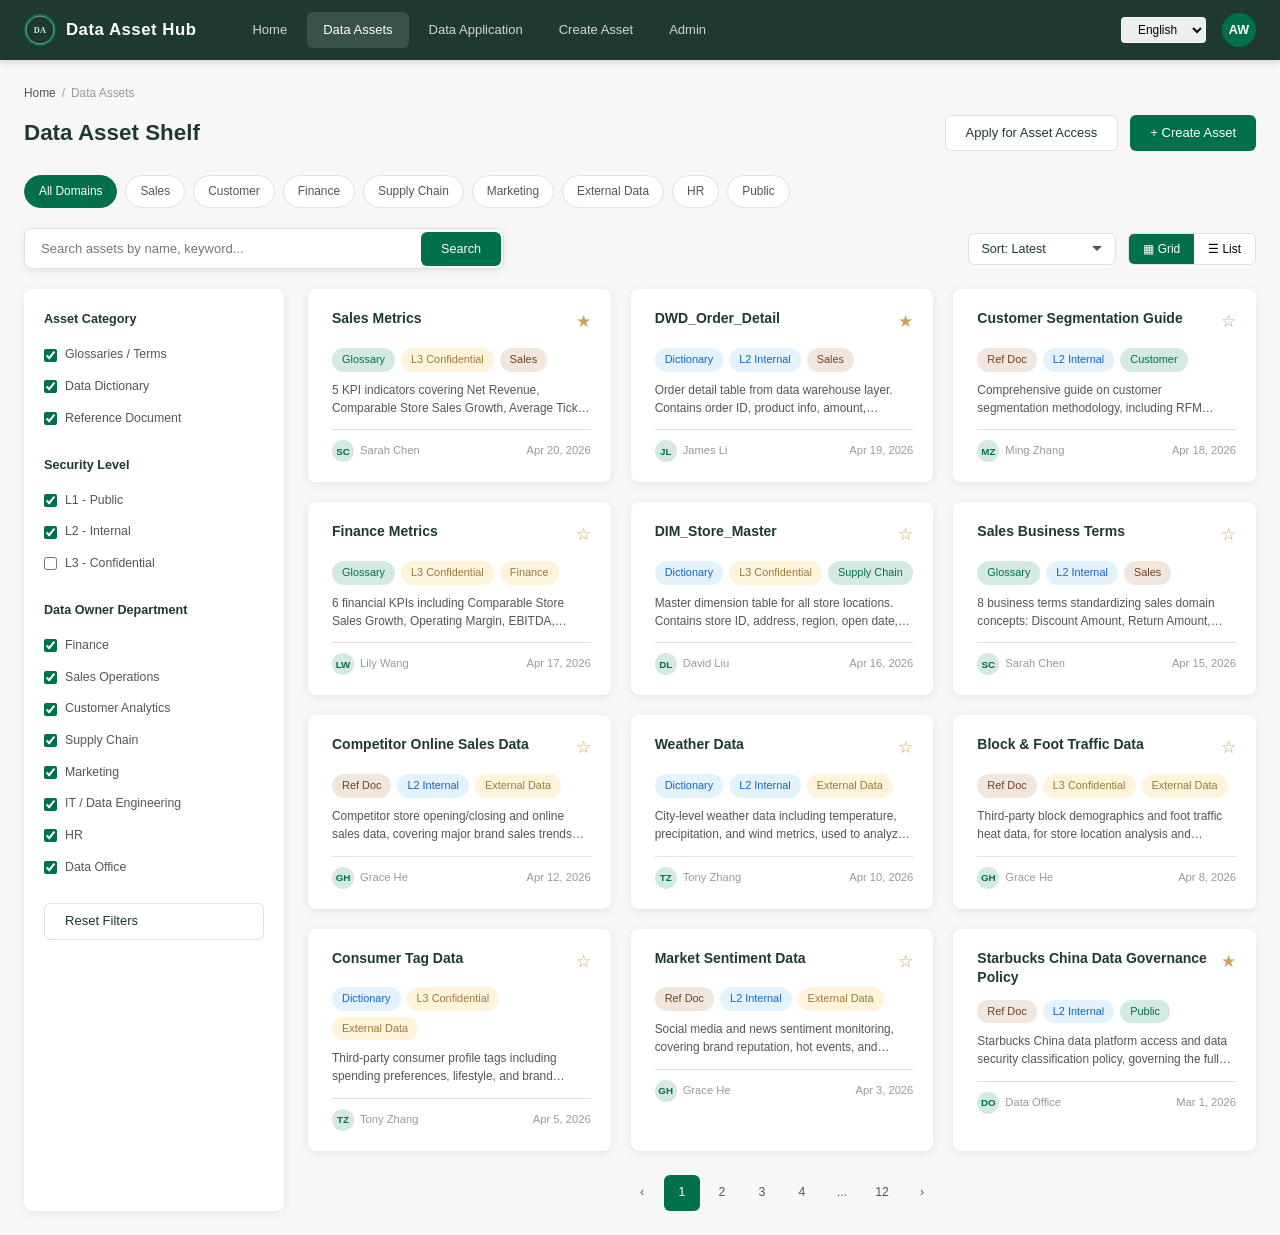
<file: shelf.html>
<!DOCTYPE html>
<html lang="en">
<head>
  <meta charset="UTF-8">
  <meta name="viewport" content="width=device-width, initial-scale=1.0">
  <title>Data Asset Hub - Asset Shelf</title>
  <link rel="stylesheet" href="css/style.css">
  <style>
    .shelf-layout {
      display: grid;
      grid-template-columns: 260px 1fr;
      gap: 24px;
    }
    @media (max-width: 900px) {
      .shelf-layout { grid-template-columns: 1fr; }
    }
    .domain-chip {
      display: inline-flex;
      align-items: center;
      padding: 6px 14px;
      border-radius: 20px;
      font-size: 0.85rem;
      border: 1px solid var(--border-color);
      cursor: pointer;
      transition: var(--transition);
      background: var(--bg-white);
      color: var(--text-secondary);
    }
    .domain-chip:hover, .domain-chip.active {
      background: var(--sb-green);
      color: #fff;
      border-color: var(--sb-green);
    }
    .view-toggle {
      display: flex;
      border: 1px solid var(--border-color);
      border-radius: 6px;
      overflow: hidden;
    }
    .view-toggle button {
      padding: 6px 14px;
      border: none;
      background: var(--bg-white);
      cursor: pointer;
      font-size: 0.85rem;
      transition: var(--transition);
    }
    .view-toggle button.active {
      background: var(--sb-green);
      color: #fff;
    }
    .asset-list-item {
      display: flex;
      align-items: center;
      gap: 16px;
      padding: 16px 20px;
      background: var(--bg-white);
      border-radius: var(--border-radius);
      box-shadow: var(--shadow-card);
      transition: var(--transition);
      cursor: pointer;
      border-left: 4px solid transparent;
    }
    .asset-list-item:hover {
      box-shadow: var(--shadow-hover);
      border-left-color: var(--sb-green);
    }
    .btn-create-asset:hover {
      color: var(--sb-light-green) !important;
    }
    /* L3 Apply Modal */
    .apply-modal-overlay {
      display: none;
      position: fixed; inset: 0;
      background: rgba(30,57,50,0.45);
      z-index: 2000;
      align-items: center;
      justify-content: center;
    }
    .apply-modal-overlay.show { display: flex; }
    .apply-modal {
      background: var(--bg-white);
      border-radius: 12px;
      width: 720px;
      max-width: 95vw;
      max-height: 85vh;
      display: flex;
      flex-direction: column;
      box-shadow: 0 8px 40px rgba(0,0,0,0.18);
    }
    .apply-modal-header {
      padding: 20px 24px 16px;
      border-bottom: 1px solid var(--border-color);
      display: flex; align-items: center; justify-content: space-between;
    }
    .apply-modal-body {
      padding: 16px 24px;
      overflow-y: auto;
      flex: 1;
    }
    .apply-modal-footer {
      padding: 12px 20px;
      border-top: 1px solid var(--border-color);
      display: flex; gap: 10px; align-items: center;
    }
    /* Table-style asset list */
    .asset-modal-table { width: 100%; border-collapse: collapse; font-size: 0.87rem; }
    .asset-modal-table thead th {
      padding: 8px 10px;
      text-align: left;
      font-weight: 600;
      color: var(--text-secondary);
      font-size: 0.8rem;
      background: var(--bg-primary);
      border-bottom: 1px solid var(--border-color);
    }
    .asset-modal-table tbody tr { border-bottom: 1px solid var(--border-color); cursor: pointer; transition: background 0.15s; }
    .asset-modal-table tbody tr:last-child { border-bottom: none; }
    .asset-modal-table tbody tr:hover { background: rgba(0,112,74,0.03); }
    .asset-modal-table tbody tr.selected { background: rgba(0,112,74,0.06); }
    .asset-modal-table td { padding: 10px 10px; vertical-align: middle; }
    .modal-check-cell { width: 28px; }
    .modal-check {
      width: 16px; height: 16px; border-radius: 3px;
      border: 2px solid var(--border-color);
      display: inline-flex; align-items: center; justify-content: center;
      font-size: 0.7rem; color: #fff; font-weight: 700;
      flex-shrink: 0; transition: var(--transition);
      background: transparent;
    }
    tr.selected .modal-check { background: var(--sb-green); border-color: var(--sb-green); }
    .modal-asset-name { font-weight: 600; color: var(--text-primary); }
    .owner-av { width: 22px; height: 22px; border-radius: 50%; display: inline-flex; align-items: center; justify-content: center; font-weight: 700; font-size: 0.62rem; }
    .l3-asset-row { display: none; }  /* kept for compat, hidden */
    .l3-asset-check { display: none; }
    .l3-asset-info { display: none; }
    .l3-asset-name { display: none; }
    .l3-asset-meta { display: none; }
    .l3-owner-pair { display: none; }
    .l3-owner-item { display: none; }
    .l3-av { display: none; }
  </style>
</head>
<body>
  <div id="nav-placeholder"></div>

  <div class="page-wrapper">
    <div class="page-container wide">

      <!-- Page Header -->
      <div class="page-header">
        <div class="breadcrumb"><a href="index.html" data-i18n="breadcrumb_home">Home</a> <span>/</span> <span data-i18n="breadcrumb_assets">Data Assets</span></div>
        <h1 data-i18n="shelf_title">Data Asset Shelf</h1>
        <div class="flex gap-12" style="margin-left:auto;">
          <button class="btn btn-secondary" data-i18n="btn_apply_access" onclick="openApplyModal()">Apply Asset Access</button>
          <a href="apply-asset.html" class="btn btn-primary btn-create-asset" data-i18n="btn_create_asset">+ Create Asset</a>
        </div>
      </div>

      <!-- Domain Chips -->
      <div class="flex gap-8 mb-20" style="flex-wrap:wrap;">
        <span class="domain-chip active" data-i18n="chip_all">All Domains</span>
        <span class="domain-chip" data-i18n="chip_sales" onclick="toggleFilter(this)">Sales</span>
        <span class="domain-chip" data-i18n="chip_customer" onclick="toggleFilter(this)">Customer</span>
        <span class="domain-chip" data-i18n="chip_finance" onclick="toggleFilter(this)">Finance</span>
        <span class="domain-chip" data-i18n="chip_supply" onclick="toggleFilter(this)">Supply Chain</span>
        <span class="domain-chip" data-i18n="chip_marketing" onclick="toggleFilter(this)">Marketing</span>
        <span class="domain-chip" data-i18n="chip_external" onclick="toggleFilter(this)">External Data</span>
        <span class="domain-chip" data-i18n="chip_hr" onclick="toggleFilter(this)">HR</span>
        <span class="domain-chip" data-i18n="chip_public" onclick="toggleFilter(this)">Public</span>
      </div>

      <!-- Search & View Toggle -->
      <div class="flex-between mb-20" style="flex-wrap:wrap; gap:12px;">
        <div class="search-bar" style="flex:1; max-width:480px;">
          <input type="text" placeholder="Search assets by name, keyword..." data-i18n-ph="search_assets_ph" onkeydown="if(event.key==='Enter')handleSearch(this)">
            <button data-i18n="btn_search" onclick="handleSearch(this.previousElementSibling)">Search</button>
        </div>
        <div class="flex gap-12">
          <select class="form-control" style="width:auto; padding:8px 32px 8px 12px;">
            <option data-i18n="sort_latest">Sort: Latest</option>
            <option data-i18n="sort_az">Sort: Name A-Z</option>
            <option data-i18n="sort_viewed">Sort: Most Viewed</option>
          </select>
          <div class="view-toggle">
            <button class="active" data-i18n="view_grid" onclick="switchView('grid',this)">▦ Grid</button>
            <button data-i18n="view_list" onclick="switchView('list',this)">☰ List</button>
          </div>
        </div>
      </div>

      <div class="shelf-layout">

        <!-- Filter Sidebar -->
        <aside class="filter-sidebar">
          <div class="filter-group">
            <h4 data-i18n="filter_category">Asset Category</h4>
            <label class="filter-option"><input type="checkbox" checked> <span data-i18n="filter_glossary">Glossaries / Terms</span></label>
            <label class="filter-option"><input type="checkbox" checked> <span data-i18n="filter_dictionary">Data Dictionary</span></label>
            <label class="filter-option"><input type="checkbox" checked> <span data-i18n="filter_ref_doc">Reference Document</span></label>
          </div>
          <div class="filter-group">
            <h4 data-i18n="filter_security">Security Level</h4>
            <label class="filter-option"><input type="checkbox" checked> <span data-i18n="filter_l1">L1 - Public</span></label>
            <label class="filter-option"><input type="checkbox" checked> <span data-i18n="filter_l2">L2 - Internal</span></label>
            <label class="filter-option"><input type="checkbox"> <span data-i18n="filter_l3">L3 - Confidential</span></label>
          </div>
          <div class="filter-group">
            <h4>Data Owner Department</h4>
            <label class="filter-option"><input type="checkbox" checked> Finance</label>
            <label class="filter-option"><input type="checkbox" checked> Sales Operations</label>
            <label class="filter-option"><input type="checkbox" checked> Customer Analytics</label>
            <label class="filter-option"><input type="checkbox" checked> Supply Chain</label>
            <label class="filter-option"><input type="checkbox" checked> Marketing</label>
            <label class="filter-option"><input type="checkbox" checked> IT / Data Engineering</label>
            <label class="filter-option"><input type="checkbox" checked> HR</label>
            <label class="filter-option"><input type="checkbox" checked> Data Office</label>
          </div>
          <button class="btn btn-secondary" style="width:100%;" onclick="showToast('Filters reset')">Reset Filters</button>
        </aside>

        <!-- Asset Cards Grid -->
        <div>
          <div id="grid-view" class="grid-3">

            <!-- Glossary Collection Card 1: Sales Metrics -->
            <div class="asset-card" onclick="location.href='detail-glossary.html'">
              <div class="ac-top">
                <div class="ac-title" data-en="Sales Metrics" data-cn="销售指标">Sales Metrics</div>
                <span style="cursor:pointer; color:var(--sb-gold); font-size:1.2rem;" title="Bookmark">★</span>
              </div>
              <div class="ac-tags">
                <span class="tag tag-green">Glossary</span>
                <span class="tag tag-l3">L3 Confidential</span>
                <span class="tag tag-brown">Sales</span>
              </div>
              <div class="ac-desc" data-en="5 KPI indicators covering Net Revenue, Comparable Store Sales Growth, Average Ticket Size, Transaction Count, and Gross Revenue." data-cn="5个销售KPI指标，涵盖净收入、可比门店销售增长、客单价、交易笔数和毛收入。">5 KPI indicators covering Net Revenue, Comparable Store Sales Growth, Average Ticket Size, Transaction Count, and Gross Revenue.</div>
              <div class="ac-footer">
                <div class="ac-owner">
                  <span class="ac-owner-avatar">SC</span> Sarah Chen
                </div>
                <span>Apr 20, 2026</span>
              </div>
            </div>

            <!-- Asset Card 2 -->
            <div class="asset-card" onclick="location.href='detail-dictionary.html'">
              <div class="ac-top">
                <div class="ac-title">DWD_Order_Detail</div>
                <span style="cursor:pointer; color:var(--sb-gold); font-size:1.2rem;" title="Bookmark">★</span>
              </div>
              <div class="ac-tags">
                <span class="tag tag-blue">Dictionary</span>
                <span class="tag tag-l2">L2 Internal</span>
                <span class="tag tag-brown">Sales</span>
              </div>
              <div class="ac-desc" data-en="Order detail table from data warehouse layer. Contains order ID, product info, amount, timestamp and store details." data-cn="数据仓库层订单明细表，包含订单ID、产品信息、金额、时间戳和门店详情。">Order detail table from data warehouse layer. Contains order ID, product info, amount, timestamp and store details.</div>
              <div class="ac-footer">
                <div class="ac-owner">
                  <span class="ac-owner-avatar">JL</span> James Li
                </div>
                <span>Apr 19, 2026</span>
              </div>
            </div>

            <!-- Asset Card 3 -->
            <div class="asset-card" onclick="location.href='detail-document.html'">
              <div class="ac-top">
                <div class="ac-title" data-en="Customer Segmentation Guide" data-cn="客户分群指南">Customer Segmentation Guide</div>
                <span style="cursor:pointer; color:var(--sb-gold); font-size:1.2rem;" title="Bookmark">☆</span>
              </div>
              <div class="ac-tags">
                <span class="tag tag-brown">Ref Doc</span>
                <span class="tag tag-l2">L2 Internal</span>
                <span class="tag tag-green">Customer</span>
              </div>
              <div class="ac-desc" data-en="Comprehensive guide on customer segmentation methodology, including RFM model application and loyalty tier definitions." data-cn="客户分群方法论综合指南，包含RFM模型应用与会员等级定义。">Comprehensive guide on customer segmentation methodology, including RFM model application and loyalty tier definitions.</div>
              <div class="ac-footer">
                <div class="ac-owner">
                  <span class="ac-owner-avatar">MZ</span> Ming Zhang
                </div>
                <span>Apr 18, 2026</span>
              </div>
            </div>

            <!-- Glossary Collection Card 2: Finance Metrics -->
            <div class="asset-card" onclick="location.href='detail-glossary.html'">
              <div class="ac-top">
                <div class="ac-title" data-en="Finance Metrics" data-cn="财务指标">Finance Metrics</div>
                <span style="cursor:pointer; color:var(--sb-gold); font-size:1.2rem;" title="Bookmark">☆</span>
              </div>
              <div class="ac-tags">
                <span class="tag tag-green">Glossary</span>
                <span class="tag tag-l3">L3 Confidential</span>
                <span class="tag tag-gold">Finance</span>
              </div>
              <div class="ac-desc" data-en="6 financial KPIs including Comparable Store Sales Growth, Operating Margin, EBITDA, CapEx Ratio, Free Cash Flow, and ROE." data-cn="6个财务KPI，包含可比门店销售增长、营业利润率、EBITDA、资本支出率、自由现金流和ROE。">6 financial KPIs including Comparable Store Sales Growth, Operating Margin, EBITDA, CapEx Ratio, Free Cash Flow, and ROE.</div>
              <div class="ac-footer">
                <div class="ac-owner">
                  <span class="ac-owner-avatar">LW</span> Lily Wang
                </div>
                <span>Apr 17, 2026</span>
              </div>
            </div>

            <!-- Asset Card 5 -->
            <div class="asset-card" onclick="location.href='detail-dictionary.html'">
              <div class="ac-top">
                <div class="ac-title">DIM_Store_Master</div>
                <span style="cursor:pointer; color:var(--sb-gold); font-size:1.2rem;" title="Bookmark">☆</span>
              </div>
              <div class="ac-tags">
                <span class="tag tag-blue">Dictionary</span>
                <span class="tag tag-l3">L3 Confidential</span>
                <span class="tag tag-green">Supply Chain</span>
              </div>
              <div class="ac-desc" data-en="Master dimension table for all store locations. Contains store ID, address, region, open date, format type and capacity." data-cn="全门店主维度表，包含门店ID、地址、地区、开业日期、门店类型及容量。">Master dimension table for all store locations. Contains store ID, address, region, open date, format type and capacity.</div>
              <div class="ac-footer">
                <div class="ac-owner">
                  <span class="ac-owner-avatar">DL</span> David Liu
                </div>
                <span>Apr 16, 2026</span>
              </div>
            </div>

            <!-- Glossary Collection Card 3: Sales Business Terms -->
            <div class="asset-card" onclick="location.href='detail-glossary.html'">
              <div class="ac-top">
                <div class="ac-title" data-en="Sales Business Terms" data-cn="销售业务术语">Sales Business Terms</div>
                <span style="cursor:pointer; color:var(--sb-gold); font-size:1.2rem;" title="Bookmark">☆</span>
              </div>
              <div class="ac-tags">
                <span class="tag tag-green">Glossary</span>
                <span class="tag tag-l2">L2 Internal</span>
                <span class="tag tag-brown">Sales</span>
              </div>
              <div class="ac-desc" data-en="8 business terms standardizing sales domain concepts: Discount Amount, Return Amount, Store Revenue Contribution, Promo Period, and more." data-cn="8个销售域业务术语规范集合，覆盖折扣金额、退货金额、门店收入贡献率、促销期等。">8 business terms standardizing sales domain concepts: Discount Amount, Return Amount, Store Revenue Contribution, Promo Period, and more.</div>
              <div class="ac-footer">
                <div class="ac-owner">
                  <span class="ac-owner-avatar">SC</span> Sarah Chen
                </div>
                <span>Apr 15, 2026</span>
              </div>
            </div>

            <!-- External Data Card 1 -->
            <div class="asset-card" onclick="location.href='detail-document.html'">
              <div class="ac-top">
                <div class="ac-title" data-en="Competitor Online Sales Data" data-cn="竞品开闭店与销售数据（线上）">竞品开闭店与销售数据（线上）</div>
                <span style="cursor:pointer; color:var(--sb-gold); font-size:1.2rem;" title="Bookmark">☆</span>
              </div>
              <div class="ac-tags">
                <span class="tag tag-brown">Ref Doc</span>
                <span class="tag tag-l2">L2 Internal</span>
                <span class="tag tag-gold">External Data</span>
              </div>
              <div class="ac-desc" data-en="Competitor store opening/closing and online sales data, covering major brand sales trends and market share changes online." data-cn="线上渠道竞品门店开闭信息与销售数据，覆盖主要竞品品牌的线上销售趋势与市场份额变化。">线上渠道竞品门店开闭信息与销售数据，覆盖主要竞品品牌的线上销售趋势与市场份额变化。</div>
              <div class="ac-footer">
                <div class="ac-owner">
                  <span class="ac-owner-avatar">GH</span> Grace He
                </div>
                <span>Apr 12, 2026</span>
              </div>
            </div>

            <!-- External Data Card 2 -->
            <div class="asset-card" onclick="location.href='detail-dictionary.html'">
              <div class="ac-top">
                <div class="ac-title" data-en="Weather Data" data-cn="天气信息数据">天气信息数据</div>
                <span style="cursor:pointer; color:var(--sb-gold); font-size:1.2rem;" title="Bookmark">☆</span>
              </div>
              <div class="ac-tags">
                <span class="tag tag-blue">Dictionary</span>
                <span class="tag tag-l2">L2 Internal</span>
                <span class="tag tag-gold">External Data</span>
              </div>
              <div class="ac-desc" data-en="City-level weather data including temperature, precipitation, and wind metrics, used to analyze weather impact on store sales." data-cn="城市级别天气数据，包含温度、降水、风力等指标，用于分析天气对门店销量的影响。">城市级别天气数据，包含温度、降水、风力等指标，用于分析天气对门店销量的影响。</div>
              <div class="ac-footer">
                <div class="ac-owner">
                  <span class="ac-owner-avatar">TZ</span> Tony Zhang
                </div>
                <span>Apr 10, 2026</span>
              </div>
            </div>

            <!-- External Data Card 3 -->
            <div class="asset-card" onclick="location.href='detail-document.html'">
              <div class="ac-top">
                <div class="ac-title" data-en="Block &amp; Foot Traffic Data" data-cn="街区信息与流量数据">街区信息与流量数据</div>
                <span style="cursor:pointer; color:var(--sb-gold); font-size:1.2rem;" title="Bookmark">☆</span>
              </div>
              <div class="ac-tags">
                <span class="tag tag-brown">Ref Doc</span>
                <span class="tag tag-l3">L3 Confidential</span>
                <span class="tag tag-gold">External Data</span>
              </div>
              <div class="ac-desc" data-en="Third-party block demographics and foot traffic heat data, for store location analysis and business district evaluation." data-cn="第三方街区人口特征、客流热力数据，用于门店选址分析与商圈评估。">第三方街区人口特征、客流热力数据，用于门店选址分析与商圈评估。</div>
              <div class="ac-footer">
                <div class="ac-owner">
                  <span class="ac-owner-avatar">GH</span> Grace He
                </div>
                <span>Apr 8, 2026</span>
              </div>
            </div>

            <!-- External Data Card 4 -->
            <div class="asset-card" onclick="location.href='detail-dictionary.html'">
              <div class="ac-top">
                <div class="ac-title" data-en="Consumer Tag Data" data-cn="消费者标签数据">消费者标签数据</div>
                <span style="cursor:pointer; color:var(--sb-gold); font-size:1.2rem;" title="Bookmark">☆</span>
              </div>
              <div class="ac-tags">
                <span class="tag tag-blue">Dictionary</span>
                <span class="tag tag-l3">L3 Confidential</span>
                <span class="tag tag-gold">External Data</span>
              </div>
              <div class="ac-desc" data-en="Third-party consumer profile tags including spending preferences, lifestyle, and brand affinity, for precision marketing." data-cn="第三方消费者画像标签，包含消费偏好、生活方式、品牌倒向等维度，用于精准营销。">第三方消费者画像标签，包含消费偏好、生活方式、品牌倒向等维度，用于精准营销。</div>
              <div class="ac-footer">
                <div class="ac-owner">
                  <span class="ac-owner-avatar">TZ</span> Tony Zhang
                </div>
                <span>Apr 5, 2026</span>
              </div>
            </div>

            <!-- External Data Card 5 -->
            <div class="asset-card" onclick="location.href='detail-document.html'">
              <div class="ac-top">
                <div class="ac-title" data-en="Market Sentiment Data" data-cn="市场舆情监测数据">市场舆情监测数据</div>
                <span style="cursor:pointer; color:var(--sb-gold); font-size:1.2rem;" title="Bookmark">☆</span>
              </div>
              <div class="ac-tags">
                <span class="tag tag-brown">Ref Doc</span>
                <span class="tag tag-l2">L2 Internal</span>
                <span class="tag tag-gold">External Data</span>
              </div>
              <div class="ac-desc" data-en="Social media and news sentiment monitoring, covering brand reputation, hot events, and consumer sentiment analysis." data-cn="社交媒体与新闻舆情监测，覆盖品牌口碑、热点事件、消费者情感分析等。">社交媒体与新闻舆情监测，覆盖品牌口碑、热点事件、消费者情感分析等。</div>
              <div class="ac-footer">
                <div class="ac-owner">
                  <span class="ac-owner-avatar">GH</span> Grace He
                </div>
                <span>Apr 3, 2026</span>
              </div>
            </div>

            <!-- Public Domain Card -->
            <div class="asset-card" onclick="location.href='detail-policy.html'">
              <div class="ac-top">
                <div class="ac-title" data-en="Starbucks China Data Governance Policy" data-cn="星巴克中国数据治理政策">星巴克中国数据治理政策</div>
                <span style="cursor:pointer; color:var(--sb-gold); font-size:1.2rem;" title="Bookmark">★</span>
              </div>
              <div class="ac-tags">
                <span class="tag tag-brown">Ref Doc</span>
                <span class="tag tag-l2">L2 Internal</span>
                <span class="tag tag-green">Public</span>
              </div>
              <div class="ac-desc" data-en="Starbucks China data platform access and data security classification policy, governing the full data asset lifecycle." data-cn="星巴克中国数据中台数据产品权限获取与数据安全分类政策，规范数据资产全生命周期的安全管理与访问控制。">星巴克中国数据中台数据产品权限获取与数据安全分类政策，规范数据资产全生命周期的安全管理与访问控制。</div>
              <div class="ac-footer">
                <div class="ac-owner">
                  <span class="ac-owner-avatar">DO</span> Data Office
                </div>
                <span>Mar 1, 2026</span>
              </div>
            </div>

          </div>

          <!-- List View (hidden by default) -->
          <div id="list-view" style="display:none; flex-direction:column; gap:8px;">

            <div class="asset-list-item" onclick="location.href='detail-glossary.html'" style="align-items:center; padding:12px 18px;">
              <div style="flex:1; min-width:0;">
                <div style="display:flex; align-items:center; gap:7px; flex-wrap:wrap; margin-bottom:3px;">
                  <span style="font-weight:700; font-size:0.93rem; color:var(--text-primary);" data-en="Sales Metrics" data-cn="销售指标">Sales Metrics</span>
                  <span class="tag tag-l3" style="font-size:0.72rem;">L3</span>
                  <span class="tag tag-green" style="font-size:0.72rem;">Glossary</span>
                  <span class="tag tag-brown" style="font-size:0.72rem;">Sales</span>
                </div>
                <div style="font-size:0.81rem; color:var(--text-muted); overflow:hidden; text-overflow:ellipsis; white-space:nowrap;" data-en="5 KPI indicators covering Net Revenue, Comparable Store Sales Growth, Average Ticket Size, Transaction Count, and Gross Revenue." data-cn="5个销售KPI指标，涵盖净收入、可比门店销售增长、客单价、交易笔数和毛收入。">5 KPI indicators covering Net Revenue, Comparable Store Sales Growth, Average Ticket Size, Transaction Count, and Gross Revenue.</div>
              </div>
              <div style="flex-shrink:0; display:flex; align-items:center; gap:6px; margin-left:20px; white-space:nowrap;">
                <span class="ac-owner-avatar">SC</span>
                <span style="font-size:0.82rem; color:var(--text-secondary);">Sarah Chen</span>
                <span style="font-size:0.78rem; color:var(--text-muted); margin-left:8px;">Apr 20, 2026</span>
              </div>
            </div>

            <div class="asset-list-item" onclick="location.href='detail-dictionary.html'" style="align-items:center; padding:12px 18px;">
              <div style="flex:1; min-width:0;">
                <div style="display:flex; align-items:center; gap:7px; flex-wrap:wrap; margin-bottom:3px;">
                  <span style="font-weight:700; font-size:0.93rem; color:var(--text-primary);">DWD_Order_Detail</span>
                  <span class="tag tag-l2" style="font-size:0.72rem;">L2</span>
                  <span class="tag tag-blue" style="font-size:0.72rem;">Dictionary</span>
                  <span class="tag tag-brown" style="font-size:0.72rem;">Sales</span>
                </div>
                <div style="font-size:0.81rem; color:var(--text-muted); overflow:hidden; text-overflow:ellipsis; white-space:nowrap;" data-en="Order detail table from data warehouse layer. Contains order ID, product info, amount, timestamp and store details." data-cn="数据仓库层订单明细表，包含订单ID、产品信息、金额、时间戳和门店详情。">Order detail table from data warehouse layer. Contains order ID, product info, amount, timestamp and store details.</div>
              </div>
              <div style="flex-shrink:0; display:flex; align-items:center; gap:6px; margin-left:20px; white-space:nowrap;">
                <span class="ac-owner-avatar">JL</span>
                <span style="font-size:0.82rem; color:var(--text-secondary);">James Li</span>
                <span style="font-size:0.78rem; color:var(--text-muted); margin-left:8px;">Apr 19, 2026</span>
              </div>
            </div>

            <div class="asset-list-item" onclick="location.href='detail-document.html'" style="align-items:center; padding:12px 18px;">
              <div style="flex:1; min-width:0;">
                <div style="display:flex; align-items:center; gap:7px; flex-wrap:wrap; margin-bottom:3px;">
                  <span style="font-weight:700; font-size:0.93rem; color:var(--text-primary);" data-en="Customer Segmentation Guide" data-cn="客户分群指南">Customer Segmentation Guide</span>
                  <span class="tag tag-l2" style="font-size:0.72rem;">L2</span>
                  <span class="tag tag-brown" style="font-size:0.72rem;">Ref Doc</span>
                  <span class="tag tag-green" style="font-size:0.72rem;">Customer</span>
                </div>
                <div style="font-size:0.81rem; color:var(--text-muted); overflow:hidden; text-overflow:ellipsis; white-space:nowrap;" data-en="Comprehensive guide on customer segmentation methodology, including RFM model application and loyalty tier definitions." data-cn="客户分群方法论综合指南，包含RFM模型应用与会员等级定义。">Comprehensive guide on customer segmentation methodology, including RFM model application and loyalty tier definitions.</div>
              </div>
              <div style="flex-shrink:0; display:flex; align-items:center; gap:6px; margin-left:20px; white-space:nowrap;">
                <span class="ac-owner-avatar">MZ</span>
                <span style="font-size:0.82rem; color:var(--text-secondary);">Ming Zhang</span>
                <span style="font-size:0.78rem; color:var(--text-muted); margin-left:8px;">Apr 18, 2026</span>
              </div>
            </div>

            <div class="asset-list-item" onclick="location.href='detail-glossary.html'" style="align-items:center; padding:12px 18px;">
              <div style="flex:1; min-width:0;">
                <div style="display:flex; align-items:center; gap:7px; flex-wrap:wrap; margin-bottom:3px;">
                  <span style="font-weight:700; font-size:0.93rem; color:var(--text-primary);" data-en="Finance Metrics" data-cn="财务指标">Finance Metrics</span>
                  <span class="tag tag-l3" style="font-size:0.72rem;">L3</span>
                  <span class="tag tag-green" style="font-size:0.72rem;">Glossary</span>
                  <span class="tag tag-gold" style="font-size:0.72rem;">Finance</span>
                </div>
                <div style="font-size:0.81rem; color:var(--text-muted); overflow:hidden; text-overflow:ellipsis; white-space:nowrap;" data-en="6 financial KPIs including Comparable Store Sales Growth, Operating Margin, EBITDA, CapEx Ratio, Free Cash Flow, and ROE." data-cn="6个财务KPI，包含可比门店销售增长、营业利润率、EBITDA、资本支出率、自由现金流和ROE。">6 financial KPIs including Comparable Store Sales Growth, Operating Margin, EBITDA, CapEx Ratio, Free Cash Flow, and ROE.</div>
              </div>
              <div style="flex-shrink:0; display:flex; align-items:center; gap:6px; margin-left:20px; white-space:nowrap;">
                <span class="ac-owner-avatar">LW</span>
                <span style="font-size:0.82rem; color:var(--text-secondary);">Lily Wang</span>
                <span style="font-size:0.78rem; color:var(--text-muted); margin-left:8px;">Apr 17, 2026</span>
              </div>
            </div>

            <div class="asset-list-item" onclick="location.href='detail-dictionary.html'" style="align-items:center; padding:12px 18px;">
              <div style="flex:1; min-width:0;">
                <div style="display:flex; align-items:center; gap:7px; flex-wrap:wrap; margin-bottom:3px;">
                  <span style="font-weight:700; font-size:0.93rem; color:var(--text-primary);">DIM_Store_Master</span>
                  <span class="tag tag-l3" style="font-size:0.72rem;">L3</span>
                  <span class="tag tag-blue" style="font-size:0.72rem;">Dictionary</span>
                  <span class="tag tag-green" style="font-size:0.72rem;">Supply Chain</span>
                </div>
                <div style="font-size:0.81rem; color:var(--text-muted); overflow:hidden; text-overflow:ellipsis; white-space:nowrap;" data-en="Master dimension table for all store locations. Contains store ID, address, region, open date, format type and capacity." data-cn="全门店主维度表，包含门店ID、地址、地区、开业日期、门店类型及容量。">Master dimension table for all store locations. Contains store ID, address, region, open date, format type and capacity.</div>
              </div>
              <div style="flex-shrink:0; display:flex; align-items:center; gap:6px; margin-left:20px; white-space:nowrap;">
                <span class="ac-owner-avatar">DL</span>
                <span style="font-size:0.82rem; color:var(--text-secondary);">David Liu</span>
                <span style="font-size:0.78rem; color:var(--text-muted); margin-left:8px;">Apr 16, 2026</span>
              </div>
            </div>

            <div class="asset-list-item" onclick="location.href='detail-glossary.html'" style="align-items:center; padding:12px 18px;">
              <div style="flex:1; min-width:0;">
                <div style="display:flex; align-items:center; gap:7px; flex-wrap:wrap; margin-bottom:3px;">
                  <span style="font-weight:700; font-size:0.93rem; color:var(--text-primary);" data-en="Sales Business Terms" data-cn="销售业务术语">Sales Business Terms</span>
                  <span class="tag tag-l2" style="font-size:0.72rem;">L2</span>
                  <span class="tag tag-green" style="font-size:0.72rem;">Glossary</span>
                  <span class="tag tag-brown" style="font-size:0.72rem;">Sales</span>
                </div>
                <div style="font-size:0.81rem; color:var(--text-muted); overflow:hidden; text-overflow:ellipsis; white-space:nowrap;" data-en="8 business terms standardizing sales domain concepts: Discount Amount, Return Amount, Store Revenue Contribution, Promo Period, and more." data-cn="8个销售域业务术语规范集合，覆盖折扣金额、退货金额、门店收入贡献率、促销期等。">8 business terms standardizing sales domain concepts: Discount Amount, Return Amount, Store Revenue Contribution, Promo Period, and more.</div>
              </div>
              <div style="flex-shrink:0; display:flex; align-items:center; gap:6px; margin-left:20px; white-space:nowrap;">
                <span class="ac-owner-avatar">SC</span>
                <span style="font-size:0.82rem; color:var(--text-secondary);">Sarah Chen</span>
                <span style="font-size:0.78rem; color:var(--text-muted); margin-left:8px;">Apr 15, 2026</span>
              </div>
            </div>

            <div class="asset-list-item" onclick="location.href='detail-document.html'" style="align-items:center; padding:12px 18px;">
              <div style="flex:1; min-width:0;">
                <div style="display:flex; align-items:center; gap:7px; flex-wrap:wrap; margin-bottom:3px;">
                  <span style="font-weight:700; font-size:0.93rem; color:var(--text-primary);" data-en="Competitor Online Sales Data" data-cn="竞品开闭店与销售数据（线上）">竞品开闭店与销售数据（线上）</span>
                  <span class="tag tag-l2" style="font-size:0.72rem;">L2</span>
                  <span class="tag tag-brown" style="font-size:0.72rem;">Ref Doc</span>
                  <span class="tag tag-gold" style="font-size:0.72rem;">External Data</span>
                </div>
                <div style="font-size:0.81rem; color:var(--text-muted); overflow:hidden; text-overflow:ellipsis; white-space:nowrap;" data-en="Competitor store opening/closing and online sales data, covering major brand sales trends and market share changes online." data-cn="线上渠道竞品门店开闭信息与销售数据，覆盖主要竞品品牌的线上销售趋势与市场份额变化。">线上渠道竞品门店开闭信息与销售数据，覆盖主要竞品品牌的线上销售趋势与市场份额变化。</div>
              </div>
              <div style="flex-shrink:0; display:flex; align-items:center; gap:6px; margin-left:20px; white-space:nowrap;">
                <span class="ac-owner-avatar">GH</span>
                <span style="font-size:0.82rem; color:var(--text-secondary);">Grace He</span>
                <span style="font-size:0.78rem; color:var(--text-muted); margin-left:8px;">Apr 12, 2026</span>
              </div>
            </div>

            <div class="asset-list-item" onclick="location.href='detail-dictionary.html'" style="align-items:center; padding:12px 18px;">
              <div style="flex:1; min-width:0;">
                <div style="display:flex; align-items:center; gap:7px; flex-wrap:wrap; margin-bottom:3px;">
                  <span style="font-weight:700; font-size:0.93rem; color:var(--text-primary);" data-en="Weather Data" data-cn="天气信息数据">天气信息数据</span>
                  <span class="tag tag-l2" style="font-size:0.72rem;">L2</span>
                  <span class="tag tag-blue" style="font-size:0.72rem;">Dictionary</span>
                  <span class="tag tag-gold" style="font-size:0.72rem;">External Data</span>
                </div>
                <div style="font-size:0.81rem; color:var(--text-muted); overflow:hidden; text-overflow:ellipsis; white-space:nowrap;" data-en="City-level weather data including temperature, precipitation, and wind metrics, used to analyze weather impact on store sales." data-cn="城市级别天气数据，包含温度、降水、风力等指标，用于分析天气对门店销量的影响。">城市级别天气数据，包含温度、降水、风力等指标，用于分析天气对门店销量的影响。</div>
              </div>
              <div style="flex-shrink:0; display:flex; align-items:center; gap:6px; margin-left:20px; white-space:nowrap;">
                <span class="ac-owner-avatar">TZ</span>
                <span style="font-size:0.82rem; color:var(--text-secondary);">Tony Zhang</span>
                <span style="font-size:0.78rem; color:var(--text-muted); margin-left:8px;">Apr 10, 2026</span>
              </div>
            </div>

            <div class="asset-list-item" onclick="location.href='detail-document.html'" style="align-items:center; padding:12px 18px;">
              <div style="flex:1; min-width:0;">
                <div style="display:flex; align-items:center; gap:7px; flex-wrap:wrap; margin-bottom:3px;">
                  <span style="font-weight:700; font-size:0.93rem; color:var(--text-primary);" data-en="Block &amp; Foot Traffic Data" data-cn="街区信息与流量数据">街区信息与流量数据</span>
                  <span class="tag tag-l3" style="font-size:0.72rem;">L3</span>
                  <span class="tag tag-brown" style="font-size:0.72rem;">Ref Doc</span>
                  <span class="tag tag-gold" style="font-size:0.72rem;">External Data</span>
                </div>
                <div style="font-size:0.81rem; color:var(--text-muted); overflow:hidden; text-overflow:ellipsis; white-space:nowrap;" data-en="Third-party block demographics and foot traffic heat data, for store location analysis and business district evaluation." data-cn="第三方街区人口特征、客流热力数据，用于门店选址分析与商圈评估。">第三方街区人口特征、客流热力数据，用于门店选址分析与商圈评估。</div>
              </div>
              <div style="flex-shrink:0; display:flex; align-items:center; gap:6px; margin-left:20px; white-space:nowrap;">
                <span class="ac-owner-avatar">GH</span>
                <span style="font-size:0.82rem; color:var(--text-secondary);">Grace He</span>
                <span style="font-size:0.78rem; color:var(--text-muted); margin-left:8px;">Apr 8, 2026</span>
              </div>
            </div>

            <div class="asset-list-item" onclick="location.href='detail-dictionary.html'" style="align-items:center; padding:12px 18px;">
              <div style="flex:1; min-width:0;">
                <div style="display:flex; align-items:center; gap:7px; flex-wrap:wrap; margin-bottom:3px;">
                  <span style="font-weight:700; font-size:0.93rem; color:var(--text-primary);" data-en="Consumer Tag Data" data-cn="消费者标签数据">消费者标签数据</span>
                  <span class="tag tag-l3" style="font-size:0.72rem;">L3</span>
                  <span class="tag tag-blue" style="font-size:0.72rem;">Dictionary</span>
                  <span class="tag tag-gold" style="font-size:0.72rem;">External Data</span>
                </div>
                <div style="font-size:0.81rem; color:var(--text-muted); overflow:hidden; text-overflow:ellipsis; white-space:nowrap;" data-en="Third-party consumer profile tags including spending preferences, lifestyle, and brand affinity, for precision marketing." data-cn="第三方消费者画像标签，包含消费偏好、生活方式、品牌倒向等维度，用于精准营销。">第三方消费者画像标签，包含消费偏好、生活方式、品牌倒向等维度，用于精准营销。</div>
              </div>
              <div style="flex-shrink:0; display:flex; align-items:center; gap:6px; margin-left:20px; white-space:nowrap;">
                <span class="ac-owner-avatar">TZ</span>
                <span style="font-size:0.82rem; color:var(--text-secondary);">Tony Zhang</span>
                <span style="font-size:0.78rem; color:var(--text-muted); margin-left:8px;">Apr 5, 2026</span>
              </div>
            </div>

            <div class="asset-list-item" onclick="location.href='detail-document.html'" style="align-items:center; padding:12px 18px;">
              <div style="flex:1; min-width:0;">
                <div style="display:flex; align-items:center; gap:7px; flex-wrap:wrap; margin-bottom:3px;">
                  <span style="font-weight:700; font-size:0.93rem; color:var(--text-primary);" data-en="Market Sentiment Data" data-cn="市场舆情监测数据">市场舆情监测数据</span>
                  <span class="tag tag-l2" style="font-size:0.72rem;">L2</span>
                  <span class="tag tag-brown" style="font-size:0.72rem;">Ref Doc</span>
                  <span class="tag tag-gold" style="font-size:0.72rem;">External Data</span>
                </div>
                <div style="font-size:0.81rem; color:var(--text-muted); overflow:hidden; text-overflow:ellipsis; white-space:nowrap;" data-en="Social media and news sentiment monitoring, covering brand reputation, hot events, and consumer sentiment analysis." data-cn="社交媒体与新闻舆情监测，覆盖品牌口碑、热点事件、消费者情感分析等。">社交媒体与新闻舆情监测，覆盖品牌口碑、热点事件、消费者情感分析等。</div>
              </div>
              <div style="flex-shrink:0; display:flex; align-items:center; gap:6px; margin-left:20px; white-space:nowrap;">
                <span class="ac-owner-avatar">GH</span>
                <span style="font-size:0.82rem; color:var(--text-secondary);">Grace He</span>
                <span style="font-size:0.78rem; color:var(--text-muted); margin-left:8px;">Apr 3, 2026</span>
              </div>
            </div>

            <div class="asset-list-item" onclick="location.href='detail-policy.html'" style="align-items:center; padding:12px 18px;">
              <div style="flex:1; min-width:0;">
                <div style="display:flex; align-items:center; gap:7px; flex-wrap:wrap; margin-bottom:3px;">
                  <span style="font-weight:700; font-size:0.93rem; color:var(--text-primary);" data-en="Starbucks China Data Governance Policy" data-cn="星巴克中国数据治理政策">星巴克中国数据治理政策</span>
                  <span class="tag tag-l2" style="font-size:0.72rem;">L2</span>
                  <span class="tag tag-brown" style="font-size:0.72rem;">Ref Doc</span>
                  <span class="tag tag-green" style="font-size:0.72rem;">Public</span>
                </div>
                <div style="font-size:0.81rem; color:var(--text-muted); overflow:hidden; text-overflow:ellipsis; white-space:nowrap;" data-en="Starbucks China data platform access and data security classification policy, governing the full data asset lifecycle." data-cn="星巴克中国数据中台数据产品权限获取与数据安全分类政策，规范数据资产全生命周期的安全管理与访问控制。">星巴克中国数据中台数据产品权限获取与数据安全分类政策，规范数据资产全生命周期的安全管理与访问控制。</div>
              </div>
              <div style="flex-shrink:0; display:flex; align-items:center; gap:6px; margin-left:20px; white-space:nowrap;">
                <span class="ac-owner-avatar">DO</span>
                <span style="font-size:0.82rem; color:var(--text-secondary);">Data Office</span>
                <span style="font-size:0.78rem; color:var(--text-muted); margin-left:8px;">Mar 1, 2026</span>
              </div>
            </div>

          </div>

          <!-- Pagination -->
          <div class="pagination">
            <a href="#">‹</a>
            <span class="active">1</span>
            <a href="#">2</a>
            <a href="#">3</a>
            <a href="#">4</a>
            <span>...</span>
            <a href="#">12</a>
            <a href="#">›</a>
          </div>
        </div>
      </div>

    </div>
  </div>

  <!-- L3 Apply Modal -->
  <div class="apply-modal-overlay" id="applyModal" onclick="if(event.target===this)closeApplyModal()">
    <div class="apply-modal">
      <div class="apply-modal-header">
        <div>
          <div style="font-size:1.05rem; font-weight:700; color:var(--sb-dark-green);">Apply Asset Access</div>
          <div style="font-size:0.82rem; color:var(--text-muted); margin-top:2px;">Select the L3 Confidential assets you need access to</div>
        </div>
        <button onclick="closeApplyModal()" style="background:none; border:none; font-size:1.3rem; cursor:pointer; color:var(--text-muted); line-height:1;">✕</button>
      </div>
      <div class="apply-modal-body">
        <div style="padding:8px 12px; background:rgba(245,166,35,0.08); border:1px solid var(--sb-gold); border-radius:7px; font-size:0.83rem; color:var(--sb-brown); margin-bottom:14px;">
          Only <strong>L3 Confidential</strong> assets require an application. Tick the assets you need access to.
        </div>

        <table class="asset-modal-table">
          <thead>
            <tr>
              <th class="modal-check-cell"></th>
              <th>Asset Name</th>
              <th>Type</th>
              <th>Domain</th>
              <th>Security</th>
              <th>Biz Owner</th>
              <th>Tech Owner</th>
            </tr>
          </thead>
          <tbody>
            <tr class="selected" id="modal-row-1" onclick="toggleModalRow(this)">
              <td class="modal-check-cell"><span class="modal-check">&#x2713;</span></td>
              <td class="modal-asset-name">DIM_Store_Master</td>
              <td><span class="tag tag-blue" style="font-size:0.76rem;">Dictionary</span></td>
              <td><span class="tag tag-green" style="font-size:0.76rem;">Supply Chain</span></td>
              <td><span class="tag tag-l3" style="font-size:0.76rem;">L3</span></td>
              <td><span class="owner-av" style="background:var(--sb-light-green); color:var(--sb-dark-green);">DL</span>&nbsp;David Liu</td>
              <td><span class="owner-av" style="background:#E3F2FD; color:#1565C0;">TZ</span>&nbsp;Tony Zhang</td>
            </tr>
            <tr class="selected" id="modal-row-2" onclick="toggleModalRow(this)">
              <td class="modal-check-cell"><span class="modal-check">&#x2713;</span></td>
              <td class="modal-asset-name">&#28040;&#36153;&#32773;&#26631;&#31614;&#25968;&#25454;</td>
              <td><span class="tag tag-blue" style="font-size:0.76rem;">Dictionary</span></td>
              <td><span class="tag tag-gold" style="font-size:0.76rem;">External Data</span></td>
              <td><span class="tag tag-l3" style="font-size:0.76rem;">L3</span></td>
              <td><span class="owner-av" style="background:var(--sb-light-green); color:var(--sb-dark-green);">GH</span>&nbsp;Grace He</td>
              <td><span class="owner-av" style="background:#E3F2FD; color:#1565C0;">TZ</span>&nbsp;Tony Zhang</td>
            </tr>
            <tr class="selected" id="modal-row-3" onclick="toggleModalRow(this)">
              <td class="modal-check-cell"><span class="modal-check">&#x2713;</span></td>
              <td class="modal-asset-name">&#20844;&#21306;&#20449;&#24687;&#19982;&#27969;&#37327;&#25968;&#25454;</td>
              <td><span class="tag tag-brown" style="font-size:0.76rem;">Ref Doc</span></td>
              <td><span class="tag tag-gold" style="font-size:0.76rem;">External Data</span></td>
              <td><span class="tag tag-l3" style="font-size:0.76rem;">L3</span></td>
              <td><span class="owner-av" style="background:var(--sb-light-green); color:var(--sb-dark-green);">GH</span>&nbsp;Grace He</td>
              <td><span class="owner-av" style="background:#E3F2FD; color:#1565C0;">RW</span>&nbsp;Ryan Wu</td>
            </tr>
            <tr class="selected" id="modal-row-4" onclick="toggleModalRow(this)">
              <td class="modal-check-cell"><span class="modal-check">&#x2713;</span></td>
              <td class="modal-asset-name">Sales Metrics</td>
              <td><span class="tag tag-green" style="font-size:0.76rem;">Glossary</span></td>
              <td><span class="tag tag-brown" style="font-size:0.76rem;">Sales</span></td>
              <td><span class="tag tag-l3" style="font-size:0.76rem;">L3</span></td>
              <td><span class="owner-av" style="background:var(--sb-light-green); color:var(--sb-dark-green);">SC</span>&nbsp;Sarah Chen</td>
              <td><span class="owner-av" style="background:#E3F2FD; color:#1565C0;">JL</span>&nbsp;James Li</td>
            </tr>
            <tr class="selected" id="modal-row-5" onclick="toggleModalRow(this)">
              <td class="modal-check-cell"><span class="modal-check">&#x2713;</span></td>
              <td class="modal-asset-name">Finance Metrics</td>
              <td><span class="tag tag-green" style="font-size:0.76rem;">Glossary</span></td>
              <td><span class="tag tag-gold" style="font-size:0.76rem;">Finance</span></td>
              <td><span class="tag tag-l3" style="font-size:0.76rem;">L3</span></td>
              <td><span class="owner-av" style="background:var(--sb-light-green); color:var(--sb-dark-green);">LW</span>&nbsp;Lily Wang</td>
              <td><span class="owner-av" style="background:#E3F2FD; color:#1565C0;">JL</span>&nbsp;James Li</td>
            </tr>
          </tbody>
        </table>
      </div>
      <div class="apply-modal-footer">
        <div id="modal-count" style="flex:1; font-size:0.85rem; color:var(--text-secondary);">5 asset(s) selected</div>
        <button class="btn btn-cancel" onclick="closeApplyModal()">Cancel</button>
        <button class="btn btn-primary" onclick="proceedToApplication()">Proceed to Application &#x2192;</button>
      </div>
    </div>
  </div>

  <script src="js/main.js"></script>
  <script>
    initNav('shelf');

    function switchView(view, btn) {
      document.querySelectorAll('.view-toggle button').forEach(b => b.classList.remove('active'));
      btn.classList.add('active');
      if (view === 'grid') {
        document.getElementById('grid-view').style.display = 'grid';
        document.getElementById('list-view').style.display = 'none';
      } else {
        document.getElementById('grid-view').style.display = 'none';
        document.getElementById('list-view').style.display = 'flex';
      }
    }

    function openApplyModal() {
      document.getElementById('applyModal').classList.add('show');
      refreshModalCount();
    }

    function closeApplyModal() {
      document.getElementById('applyModal').classList.remove('show');
    }

    function toggleModalRow(row) {
      row.classList.toggle('selected');
      const check = row.querySelector('.modal-check');
      check.innerHTML = row.classList.contains('selected') ? '&#x2713;' : '';
      refreshModalCount();
    }

    function refreshModalCount() {
      const count = document.querySelectorAll('.l3-asset-row.selected').length;
      document.getElementById('modal-count').textContent = count + ' asset(s) selected';
    }

    function proceedToApplication() {
      const selected = [];
      if (document.getElementById('modal-row-1').classList.contains('selected')) selected.push('Supply Chain-Dictionary');
      if (document.getElementById('modal-row-2').classList.contains('selected')) selected.push('External Data-Dictionary');
      if (document.getElementById('modal-row-3').classList.contains('selected')) selected.push('External Data-Ref Doc');
      if (document.getElementById('modal-row-4').classList.contains('selected')) selected.push('Sales-Glossary');
      if (document.getElementById('modal-row-5').classList.contains('selected')) selected.push('Finance-Glossary');
      if (selected.length === 0) { showToast('Please select at least one asset'); return; }
      closeApplyModal();
      location.href = 'apply-data.html?tab=asset&assets=' + encodeURIComponent(selected.join(','));
    }
  </script>
</body>
</html>
</file>
<file: css/style.css>
/* ===== Starbucks Data Asset Platform - Global Styles ===== */

/* -- CSS Variables -- */
:root {
  --sb-green: #00704A;
  --sb-dark-green: #1E3932;
  --sb-light-green: #D4E9E2;
  --sb-brown: #6B4226;
  --sb-gold: #CBA258;
  --sb-yellow: #F5A623;
  --sb-orange-light: #F4B8A5;
  --sb-cancel-pink: #E8967D;
  --sb-success: #2E7D32;
  --sb-warning: #F5A623;
  --sb-error: #D32F2F;
  --sb-info: #1976D2;
  --bg-primary: #F7F7F7;
  --bg-white: #FFFFFF;
  --bg-card: #FFFFFF;
  --text-primary: #1E3932;
  --text-secondary: #555555;
  --text-muted: #999999;
  --border-color: #E0E0E0;
  --border-radius: 8px;
  --shadow-card: 0 2px 8px rgba(0, 0, 0, 0.08);
  --shadow-hover: 0 4px 16px rgba(0, 0, 0, 0.12);
  --nav-height: 60px;
  --sidebar-width: 240px;
  --transition: all 0.2s ease;
}

/* -- Reset & Base -- */
*, *::before, *::after {
  box-sizing: border-box;
  margin: 0;
  padding: 0;
}

html {
  font-size: 14px;
  scroll-behavior: smooth;
}

body {
  font-family: 'Segoe UI', 'PingFang SC', 'Microsoft YaHei', sans-serif;
  color: var(--text-primary);
  background: var(--bg-primary);
  line-height: 1.6;
  min-height: 100vh;
}

a {
  color: var(--sb-green);
  text-decoration: none;
  transition: var(--transition);
}
a:hover {
  color: var(--sb-dark-green);
}

img {
  max-width: 100%;
}

/* -- Top Navigation -- */
.top-nav {
  position: fixed;
  top: 0;
  left: 0;
  right: 0;
  height: var(--nav-height);
  background: var(--sb-dark-green);
  color: #fff;
  display: flex;
  align-items: center;
  padding: 0 24px;
  z-index: 1000;
  box-shadow: 0 2px 8px rgba(0,0,0,0.15);
}

.top-nav .logo {
  display: flex;
  align-items: center;
  gap: 10px;
  font-size: 1.2rem;
  font-weight: 700;
  letter-spacing: 0.5px;
  cursor: pointer;
}

.top-nav .logo svg {
  width: 32px;
  height: 32px;
}

.top-nav .nav-links {
  display: flex;
  align-items: center;
  gap: 4px;
  margin-left: 40px;
}

.top-nav .nav-links a {
  color: rgba(255,255,255,0.8);
  padding: 8px 16px;
  border-radius: 6px;
  font-size: 0.93rem;
  transition: var(--transition);
}

.top-nav .nav-links a:hover,
.top-nav .nav-links a.active {
  color: #fff;
  background: rgba(255,255,255,0.12);
}

.top-nav .nav-right {
  margin-left: auto;
  display: flex;
  align-items: center;
  gap: 16px;
}

.top-nav .nav-right .lang-switch {
  background: rgba(255,255,255,0.92);
  border: 1px solid rgba(255,255,255,0.4);
  color: #000;
  padding: 4px 12px;
  border-radius: 4px;
  cursor: pointer;
  font-size: 0.85rem;
}

.top-nav .user-avatar {
  width: 34px;
  height: 34px;
  border-radius: 50%;
  background: var(--sb-green);
  display: flex;
  align-items: center;
  justify-content: center;
  font-weight: 600;
  font-size: 0.9rem;
  cursor: pointer;
}

/* -- Page Layout -- */
.page-wrapper {
  margin-top: var(--nav-height);
  min-height: calc(100vh - var(--nav-height));
}

.page-container {
  max-width: 1280px;
  margin: 0 auto;
  padding: 24px;
}

.page-container.wide {
  max-width: 1440px;
}

/* -- Page Header -- */
.page-header {
  display: flex;
  align-items: center;
  justify-content: space-between;
  margin-bottom: 24px;
  flex-wrap: wrap;
  gap: 12px;
}

.page-header h1 {
  font-size: 1.6rem;
  font-weight: 700;
  color: var(--sb-dark-green);
}

.page-header .breadcrumb {
  font-size: 0.85rem;
  color: var(--text-muted);
  display: flex;
  align-items: center;
  gap: 6px;
  width: 100%;
}

.page-header .breadcrumb a {
  color: var(--text-secondary);
}
.page-header .breadcrumb span {
  color: var(--text-muted);
}

/* -- Buttons -- */
.btn {
  display: inline-flex;
  align-items: center;
  gap: 6px;
  padding: 8px 20px;
  border-radius: 6px;
  border: none;
  font-size: 0.93rem;
  font-weight: 500;
  cursor: pointer;
  transition: var(--transition);
  line-height: 1.4;
}

.btn-primary {
  background: var(--sb-green);
  color: #fff;
}
.btn-primary:hover {
  background: #005a3c;
}

.btn-secondary {
  background: var(--bg-white);
  color: var(--text-primary);
  border: 1px solid var(--border-color);
}
.btn-secondary:hover {
  border-color: var(--sb-green);
  color: var(--sb-green);
}

.btn-cancel {
  background: var(--sb-cancel-pink);
  color: #fff;
}
.btn-cancel:hover {
  background: #d67b63;
}

.btn-gold {
  background: var(--sb-gold);
  color: #fff;
}
.btn-gold:hover {
  background: #b8914a;
}

.btn-sm {
  padding: 5px 12px;
  font-size: 0.85rem;
}

.btn-lg {
  padding: 12px 28px;
  font-size: 1rem;
}

/* -- Cards -- */
.card {
  background: var(--bg-card);
  border-radius: var(--border-radius);
  box-shadow: var(--shadow-card);
  padding: 20px;
  transition: var(--transition);
}

.card:hover {
  box-shadow: var(--shadow-hover);
}

.card-header {
  display: flex;
  align-items: center;
  justify-content: space-between;
  margin-bottom: 16px;
  padding-bottom: 12px;
  border-bottom: 1px solid var(--border-color);
}

.card-header h3 {
  font-size: 1.1rem;
  font-weight: 600;
  color: var(--sb-dark-green);
}

/* -- Tags / Badges -- */
.tag {
  display: inline-flex;
  align-items: center;
  padding: 3px 10px;
  border-radius: 12px;
  font-size: 0.78rem;
  font-weight: 500;
}

.tag-green {
  background: var(--sb-light-green);
  color: var(--sb-green);
}
.tag-brown {
  background: #F0E6DD;
  color: var(--sb-brown);
}
.tag-gold {
  background: #FFF3DC;
  color: #9A7B3A;
}
.tag-blue {
  background: #E3F2FD;
  color: #1565C0;
}
.tag-red {
  background: #FFEBEE;
  color: #C62828;
}

/* Security Level Tags */
.tag-l1 {
  background: var(--sb-light-green);
  color: var(--sb-green);
}
.tag-l2 {
  background: #E3F2FD;
  color: #1565C0;
}
.tag-l3 {
  background: #FFF3DC;
  color: #9A7B3A;
}

/* Status Tags */
.status-approved {
  background: var(--sb-light-green);
  color: var(--sb-success);
}
.status-pending {
  background: #FFF3DC;
  color: var(--sb-warning);
}
.status-rejected {
  background: #FFEBEE;
  color: var(--sb-error);
}
.status-draft {
  background: #F5F5F5;
  color: var(--text-muted);
}

/* -- Tables -- */
.data-table {
  width: 100%;
  border-collapse: collapse;
  background: var(--bg-white);
  border-radius: var(--border-radius);
  overflow: hidden;
}

.data-table thead {
  background: var(--sb-dark-green);
  color: #fff;
}

.data-table th {
  padding: 12px 16px;
  text-align: left;
  font-weight: 600;
  font-size: 0.85rem;
  white-space: nowrap;
}

.data-table td {
  padding: 12px 16px;
  border-bottom: 1px solid var(--border-color);
  font-size: 0.9rem;
}

.data-table tbody tr:hover {
  background: #f9fdfb;
}

.data-table tbody tr:last-child td {
  border-bottom: none;
}

/* -- Forms -- */
.form-group {
  margin-bottom: 20px;
}

.form-group label {
  display: block;
  font-weight: 600;
  margin-bottom: 6px;
  font-size: 0.9rem;
  color: var(--text-primary);
}

.form-group label .required {
  color: var(--sb-error);
  margin-left: 2px;
}

.form-control {
  width: 100%;
  padding: 10px 14px;
  border: 1px solid var(--border-color);
  border-radius: 6px;
  font-size: 0.9rem;
  color: var(--text-primary);
  background: var(--bg-white);
  transition: var(--transition);
}

.form-control:focus {
  outline: none;
  border-color: var(--sb-green);
  box-shadow: 0 0 0 3px rgba(0, 112, 74, 0.1);
}

select.form-control {
  appearance: none;
  background-image: url("data:image/svg+xml,%3Csvg xmlns='http://www.w3.org/2000/svg' width='12' height='12' viewBox='0 0 12 12'%3E%3Cpath fill='%23555' d='M6 8L1 3h10z'/%3E%3C/svg%3E");
  background-repeat: no-repeat;
  background-position: right 12px center;
  padding-right: 32px;
}

textarea.form-control {
  resize: vertical;
  min-height: 80px;
}

.form-row {
  display: grid;
  grid-template-columns: 1fr 1fr;
  gap: 16px;
}

.form-section {
  background: var(--bg-white);
  border-radius: var(--border-radius);
  box-shadow: var(--shadow-card);
  padding: 24px;
  margin-bottom: 20px;
}

.form-section h3 {
  font-size: 1.05rem;
  font-weight: 600;
  color: var(--sb-dark-green);
  margin-bottom: 20px;
  padding-bottom: 10px;
  border-bottom: 2px solid var(--sb-light-green);
}

/* -- Search Bar -- */
.search-bar {
  display: flex;
  align-items: center;
  background: var(--bg-white);
  border: 1px solid var(--border-color);
  border-radius: 8px;
  padding: 2px;
  max-width: 480px;
  box-shadow: var(--shadow-card);
}

.search-bar input {
  flex: 1;
  border: none;
  padding: 10px 14px;
  font-size: 0.93rem;
  outline: none;
  background: transparent;
}

.search-bar button {
  background: var(--sb-green);
  color: #fff;
  border: none;
  padding: 10px 20px;
  border-radius: 6px;
  cursor: pointer;
  font-size: 0.9rem;
  transition: var(--transition);
}

.search-bar button:hover {
  background: #005a3c;
}

/* -- Grid Layouts -- */
.grid-2 { display: grid; grid-template-columns: 1fr 1fr; gap: 20px; }
.grid-3 { display: grid; grid-template-columns: repeat(3, 1fr); gap: 20px; }
.grid-4 { display: grid; grid-template-columns: repeat(4, 1fr); gap: 20px; }

/* -- Stats Cards -- */
.stat-card {
  background: var(--bg-white);
  border-radius: var(--border-radius);
  padding: 20px;
  box-shadow: var(--shadow-card);
  text-align: center;
  transition: var(--transition);
}

.stat-card:hover {
  transform: translateY(-2px);
  box-shadow: var(--shadow-hover);
}

.stat-card .stat-icon {
  width: 48px;
  height: 48px;
  border-radius: 12px;
  display: flex;
  align-items: center;
  justify-content: center;
  margin: 0 auto 12px;
  font-size: 1.4rem;
}

.stat-card .stat-number {
  font-size: 2rem;
  font-weight: 700;
  color: var(--sb-dark-green);
  line-height: 1.2;
}

.stat-card .stat-label {
  color: var(--text-secondary);
  font-size: 0.85rem;
  margin-top: 4px;
}

/* -- Matrix -- */
.matrix-container {
  overflow-x: auto;
  background: var(--bg-white);
  border-radius: var(--border-radius);
  box-shadow: var(--shadow-card);
}

.matrix-table {
  width: 100%;
  border-collapse: collapse;
  min-width: 700px;
}

.matrix-table th,
.matrix-table td {
  padding: 10px 14px;
  text-align: center;
  font-size: 0.85rem;
  border: 1px solid var(--border-color);
}

.matrix-table thead th {
  background: var(--sb-dark-green);
  color: #fff;
  font-weight: 600;
}

.matrix-table tbody th {
  background: #f5f5f5;
  font-weight: 600;
  text-align: left;
}

.matrix-cell {
  display: inline-flex;
  align-items: center;
  justify-content: center;
  width: 36px;
  height: 36px;
  border-radius: 6px;
  font-size: 0.75rem;
  font-weight: 600;
  cursor: pointer;
  transition: var(--transition);
}

.matrix-cell.ac {
  background: var(--sb-light-green);
  color: var(--sb-green);
}
.matrix-cell.ac:hover {
  background: var(--sb-green);
  color: #fff;
}

.matrix-cell.id {
  background: #FFF3DC;
  color: var(--sb-gold);
}

.matrix-cell.nc {
  background: #F5F5F5;
  color: var(--text-muted);
}

/* -- Timeline / Approval Flow -- */
.timeline {
  position: relative;
  padding-left: 32px;
}

.timeline::before {
  content: '';
  position: absolute;
  left: 12px;
  top: 0;
  bottom: 0;
  width: 2px;
  background: var(--border-color);
}

.timeline-item {
  position: relative;
  padding-bottom: 24px;
}

.timeline-item:last-child {
  padding-bottom: 0;
}

.timeline-dot {
  position: absolute;
  left: -26px;
  top: 4px;
  width: 14px;
  height: 14px;
  border-radius: 50%;
  background: var(--sb-green);
  border: 2px solid var(--bg-white);
  box-shadow: 0 0 0 2px var(--sb-green);
}

.timeline-dot.pending {
  background: var(--sb-gold);
  box-shadow: 0 0 0 2px var(--sb-gold);
}

.timeline-dot.rejected {
  background: var(--sb-error);
  box-shadow: 0 0 0 2px var(--sb-error);
}

.timeline-content {
  background: var(--bg-white);
  border-radius: var(--border-radius);
  padding: 14px 18px;
  box-shadow: var(--shadow-card);
}

.timeline-content .tl-header {
  display: flex;
  justify-content: space-between;
  align-items: center;
  margin-bottom: 6px;
}

.timeline-content .tl-name {
  font-weight: 600;
  color: var(--sb-dark-green);
}

.timeline-content .tl-date {
  font-size: 0.8rem;
  color: var(--text-muted);
}

.timeline-content .tl-role {
  font-size: 0.82rem;
  color: var(--text-secondary);
}

/* -- Tabs -- */
.tabs {
  display: flex;
  border-bottom: 2px solid var(--border-color);
  margin-bottom: 20px;
  gap: 0;
}

.tab-item {
  padding: 10px 20px;
  cursor: pointer;
  font-weight: 500;
  color: var(--text-secondary);
  border-bottom: 2px solid transparent;
  margin-bottom: -2px;
  transition: var(--transition);
  font-size: 0.93rem;
}

.tab-item:hover {
  color: var(--sb-green);
}

.tab-item.active {
  color: var(--sb-green);
  border-bottom-color: var(--sb-green);
}

.tab-content {
  display: none;
}

.tab-content.active {
  display: block;
}

/* -- Asset Card (Shelf page) -- */
.asset-card {
  background: var(--bg-white);
  border-radius: var(--border-radius);
  box-shadow: var(--shadow-card);
  padding: 20px;
  transition: var(--transition);
  cursor: pointer;
  border-left: 4px solid transparent;
}

.asset-card:hover {
  box-shadow: var(--shadow-hover);
  border-left-color: var(--sb-green);
  transform: translateY(-1px);
}

.asset-card .ac-top {
  display: flex;
  align-items: flex-start;
  justify-content: space-between;
  margin-bottom: 12px;
}

.asset-card .ac-title {
  font-size: 1rem;
  font-weight: 600;
  color: var(--sb-dark-green);
  line-height: 1.4;
}

.asset-card .ac-tags {
  display: flex;
  flex-wrap: wrap;
  gap: 6px;
  margin-bottom: 10px;
}

.asset-card .ac-desc {
  font-size: 0.85rem;
  color: var(--text-secondary);
  line-height: 1.5;
  margin-bottom: 12px;
  display: -webkit-box;
  -webkit-line-clamp: 2;
  -webkit-box-orient: vertical;
  overflow: hidden;
}

.asset-card .ac-footer {
  display: flex;
  align-items: center;
  justify-content: space-between;
  font-size: 0.8rem;
  color: var(--text-muted);
  padding-top: 10px;
  border-top: 1px solid var(--border-color);
}

.asset-card .ac-owner {
  display: flex;
  align-items: center;
  gap: 6px;
}

.asset-card .ac-owner-avatar,
.asset-list-item .ac-owner-avatar {
  width: 22px;
  height: 22px;
  border-radius: 50%;
  background: var(--sb-light-green);
  color: var(--sb-green);
  display: flex;
  align-items: center;
  justify-content: center;
  font-size: 0.7rem;
  font-weight: 600;
}

/* -- Filter sidebar -- */
.filter-sidebar {
  background: var(--bg-white);
  border-radius: var(--border-radius);
  box-shadow: var(--shadow-card);
  padding: 20px;
}

.filter-group {
  margin-bottom: 20px;
}

.filter-group h4 {
  font-size: 0.9rem;
  font-weight: 600;
  color: var(--sb-dark-green);
  margin-bottom: 10px;
}

.filter-option {
  display: flex;
  align-items: center;
  gap: 8px;
  padding: 6px 0;
  cursor: pointer;
  font-size: 0.88rem;
  color: var(--text-secondary);
}

.filter-option input[type="checkbox"] {
  accent-color: var(--sb-green);
}

/* -- Detail Page Sections -- */
.detail-hero {
  background: linear-gradient(135deg, var(--sb-dark-green), var(--sb-green));
  color: #fff;
  padding: 32px;
  border-radius: var(--border-radius);
  margin-bottom: 24px;
}

.detail-hero h1 {
  font-size: 1.5rem;
  margin-bottom: 8px;
}

.detail-hero .detail-meta {
  display: flex;
  flex-wrap: wrap;
  gap: 16px;
  font-size: 0.88rem;
  opacity: 0.9;
}

.detail-section {
  background: var(--bg-white);
  border-radius: var(--border-radius);
  box-shadow: var(--shadow-card);
  padding: 24px;
  margin-bottom: 20px;
}

.detail-section h2 {
  font-size: 1.15rem;
  font-weight: 600;
  color: var(--sb-dark-green);
  margin-bottom: 16px;
  padding-bottom: 8px;
  border-bottom: 2px solid var(--sb-light-green);
}

.detail-row {
  display: flex;
  padding: 10px 0;
  border-bottom: 1px solid #f5f5f5;
}

.detail-row:last-child {
  border-bottom: none;
}

.detail-label {
  width: 180px;
  flex-shrink: 0;
  font-weight: 600;
  color: var(--text-secondary);
  font-size: 0.9rem;
}

.detail-value {
  flex: 1;
  font-size: 0.9rem;
}

/* -- Pagination -- */
.pagination {
  display: flex;
  align-items: center;
  justify-content: center;
  gap: 4px;
  margin-top: 24px;
}

.pagination a,
.pagination span {
  display: inline-flex;
  align-items: center;
  justify-content: center;
  min-width: 36px;
  height: 36px;
  padding: 0 8px;
  border-radius: 6px;
  font-size: 0.88rem;
  color: var(--text-secondary);
  transition: var(--transition);
}

.pagination a:hover {
  background: var(--sb-light-green);
  color: var(--sb-green);
}

.pagination .active {
  background: var(--sb-green);
  color: #fff;
}

/* -- Quick Links / Feature Icons -- */
.feature-icon-grid {
  display: grid;
  grid-template-columns: repeat(4, 1fr);
  gap: 16px;
}

.feature-icon-card {
  display: flex;
  flex-direction: column;
  align-items: center;
  gap: 10px;
  padding: 20px 12px;
  background: var(--bg-white);
  border-radius: var(--border-radius);
  box-shadow: var(--shadow-card);
  cursor: pointer;
  transition: var(--transition);
  text-align: center;
}

.feature-icon-card:hover {
  transform: translateY(-2px);
  box-shadow: var(--shadow-hover);
}

.feature-icon-card .fi-icon {
  width: 52px;
  height: 52px;
  border-radius: 14px;
  display: flex;
  align-items: center;
  justify-content: center;
  font-size: 1.5rem;
}

.feature-icon-card .fi-label {
  font-size: 0.88rem;
  font-weight: 500;
  color: var(--text-primary);
}

/* -- Modal -- */
.modal-overlay {
  display: none;
  position: fixed;
  inset: 0;
  background: rgba(0,0,0,0.45);
  z-index: 2000;
  align-items: center;
  justify-content: center;
}

.modal-overlay.show {
  display: flex;
}

.modal {
  background: var(--bg-white);
  border-radius: 12px;
  padding: 28px;
  width: 90%;
  max-width: 560px;
  max-height: 80vh;
  overflow-y: auto;
  box-shadow: 0 12px 40px rgba(0,0,0,0.2);
}

.modal h2 {
  font-size: 1.2rem;
  color: var(--sb-dark-green);
  margin-bottom: 16px;
}

.modal-actions {
  display: flex;
  gap: 12px;
  justify-content: flex-end;
  margin-top: 20px;
}

/* -- Toast -- */
.toast {
  position: fixed;
  top: 80px;
  right: 24px;
  background: var(--sb-green);
  color: #fff;
  padding: 12px 20px;
  border-radius: 8px;
  box-shadow: 0 4px 16px rgba(0,0,0,0.15);
  z-index: 3000;
  transform: translateX(120%);
  transition: transform 0.3s ease;
  font-size: 0.9rem;
}

.toast.show {
  transform: translateX(0);
}

/* -- Utility Classes -- */
.flex { display: flex; }
.flex-center { display: flex; align-items: center; justify-content: center; }
.flex-between { display: flex; align-items: center; justify-content: space-between; }
.gap-8 { gap: 8px; }
.gap-12 { gap: 12px; }
.gap-16 { gap: 16px; }
.gap-20 { gap: 20px; }
.mt-12 { margin-top: 12px; }
.mt-20 { margin-top: 20px; }
.mt-24 { margin-top: 24px; }
.mb-12 { margin-bottom: 12px; }
.mb-20 { margin-bottom: 20px; }
.mb-24 { margin-bottom: 24px; }
.text-center { text-align: center; }
.text-right { text-align: right; }
.text-muted { color: var(--text-muted); }
.text-green { color: var(--sb-green); }
.text-brown { color: var(--sb-brown); }
.fw-600 { font-weight: 600; }
.hidden { display: none; }

/* -- Language Toggle Blocks -- */
/* .i18n-cn blocks are hidden by default (EN is default language).
   JS applyLang() overrides display via inline style. */
.i18n-cn { display: none; }

/* -- Responsive -- */
@media (max-width: 1024px) {
  .grid-4 { grid-template-columns: repeat(2, 1fr); }
  .grid-3 { grid-template-columns: repeat(2, 1fr); }
  .feature-icon-grid { grid-template-columns: repeat(3, 1fr) !important; }
}

@media (max-width: 768px) {
  .grid-4, .grid-3, .grid-2 { grid-template-columns: 1fr; }
  .form-row { grid-template-columns: 1fr; }
  .feature-icon-grid { grid-template-columns: repeat(2, 1fr) !important; }
  .top-nav .nav-links { display: none; }
  .page-container { padding: 16px; }
}
</file>
